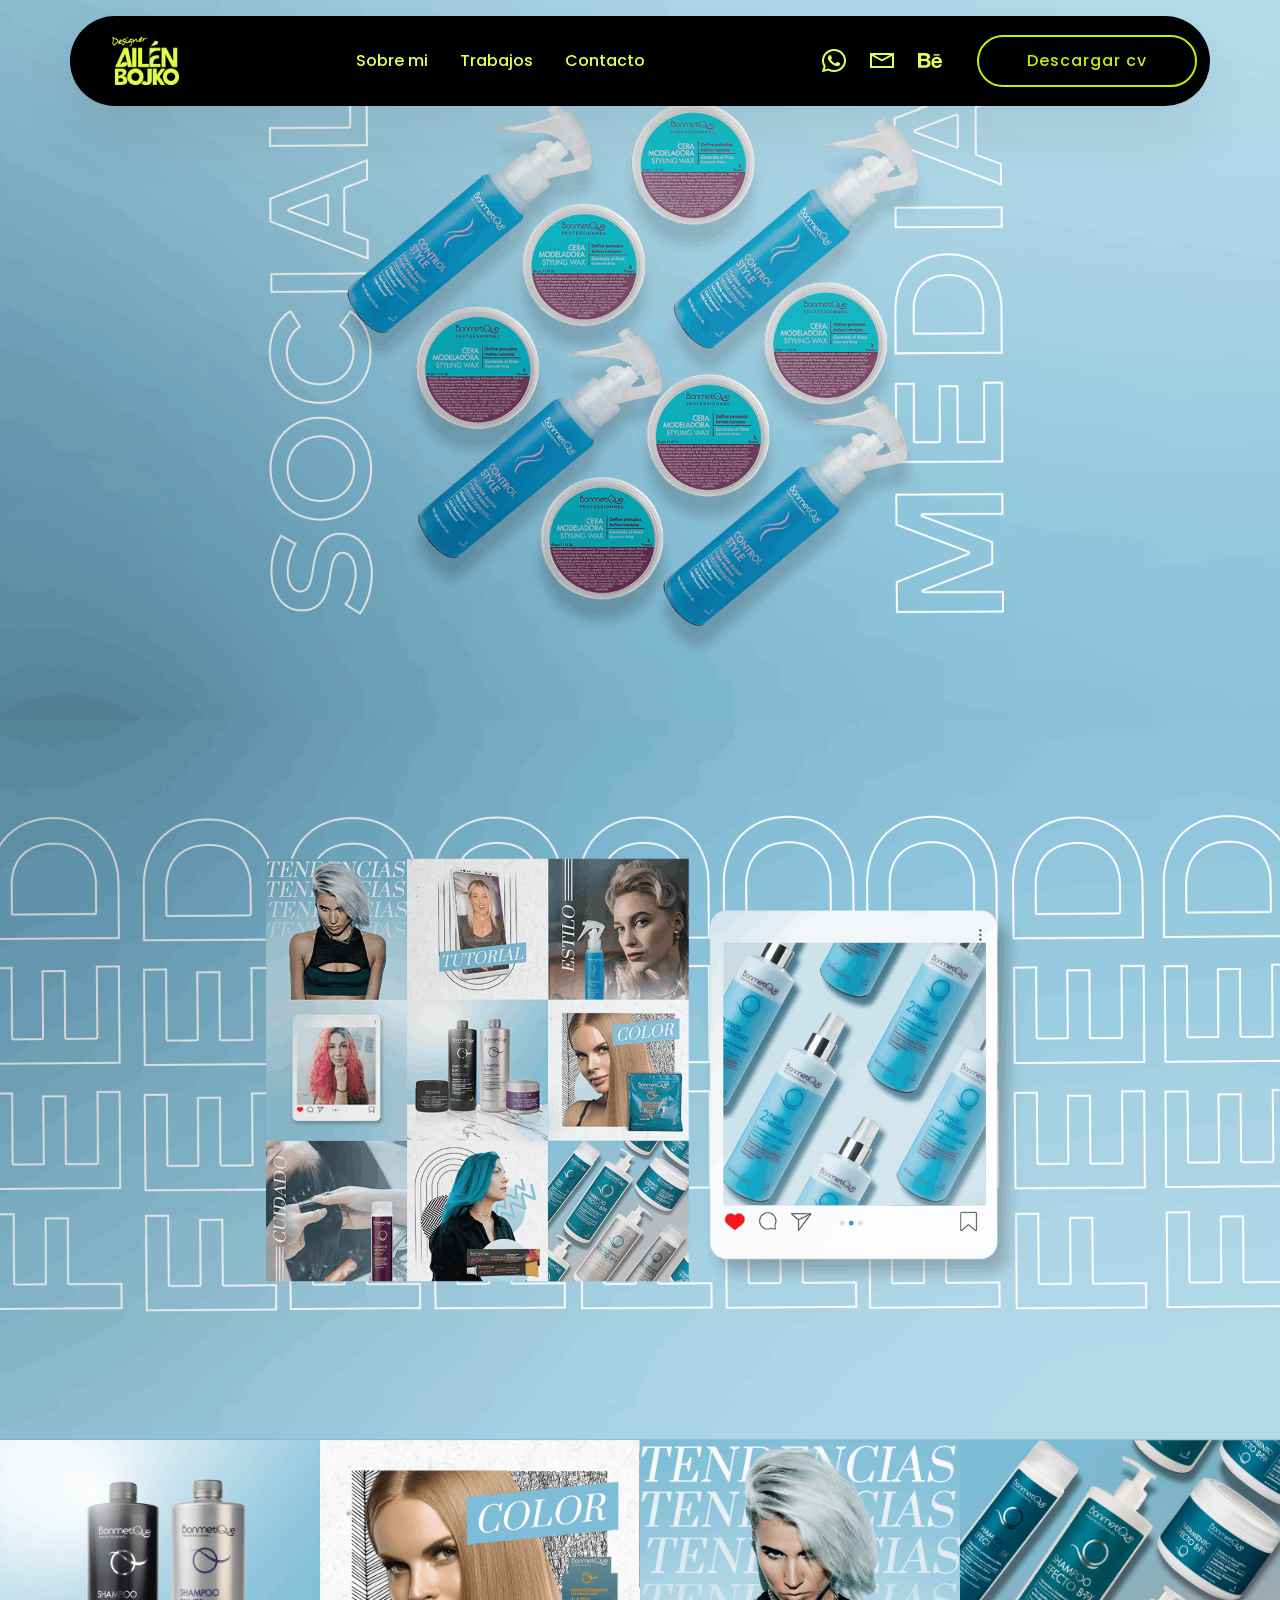
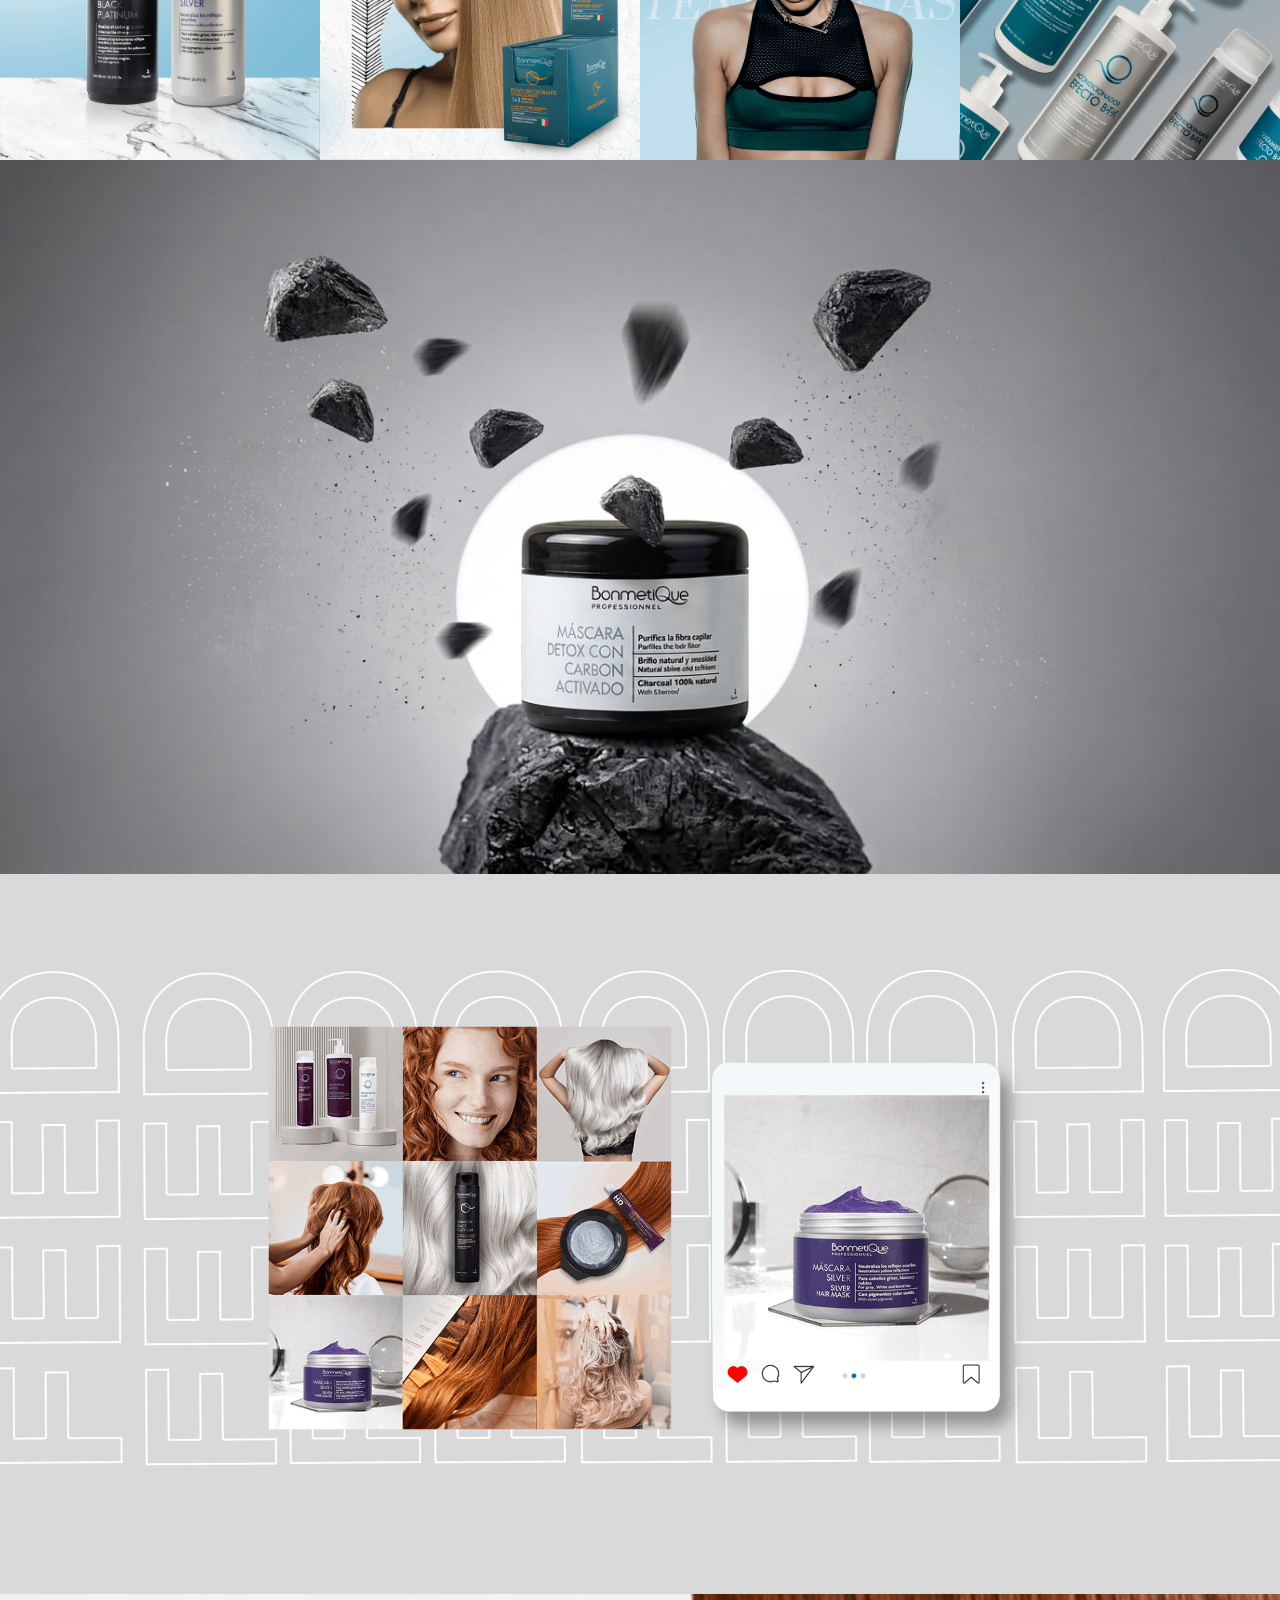
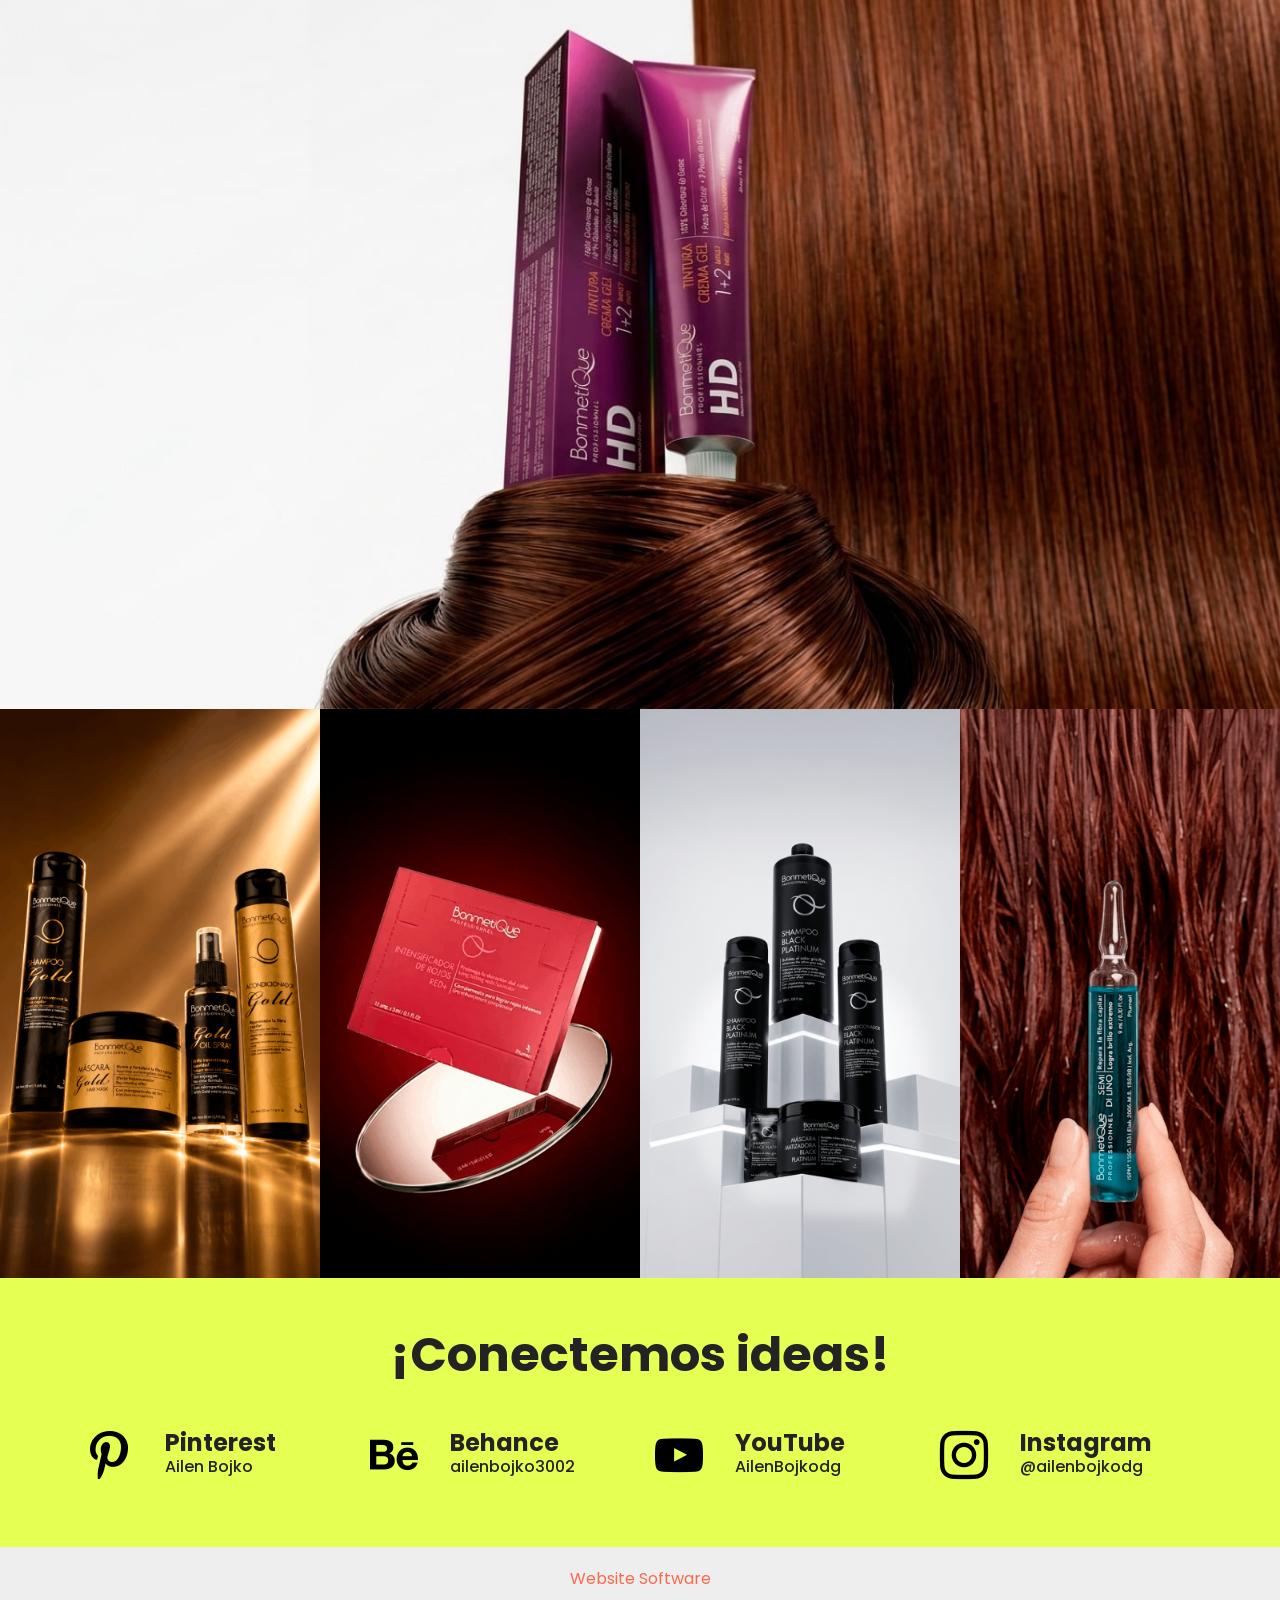
<file: page12.html>
<!DOCTYPE html>
<html  >
<head>
  <!-- Site made with Mobirise Website Builder v6.1.12, https://mobirise.com -->
  <meta charset="UTF-8">
  <meta http-equiv="X-UA-Compatible" content="IE=edge">
  <meta name="generator" content="Mobirise v6.1.12, mobirise.com">
  <meta name="viewport" content="width=device-width, initial-scale=1, minimum-scale=1">
  <link rel="shortcut icon" href="assets/images/perfil-ailen-26-128x128-1.png" type="image/x-icon">
  <meta name="description" content="">
  
  
  <title>B O N M E T I Q U E</title>
  <link rel="stylesheet" href="assets/web/assets/mobirise-icons2/mobirise2.css">
  <link rel="stylesheet" href="assets/web/assets/mobirise-icons/mobirise-icons.css">
  <link rel="stylesheet" href="assets/bootstrap/css/bootstrap.min.css">
  <link rel="stylesheet" href="assets/bootstrap/css/bootstrap-grid.min.css">
  <link rel="stylesheet" href="assets/bootstrap/css/bootstrap-reboot.min.css">
  <link rel="stylesheet" href="assets/tether/tether.min.css">
  <link rel="stylesheet" href="assets/dropdown/css/style.css">
  <link rel="stylesheet" href="assets/socicon/css/styles.css">
  <link rel="stylesheet" href="assets/theme/css/style.css">
  <link rel="stylesheet" href="assets/gallery/style.css">
  <link rel="preload" href="https://fonts.googleapis.com/css?family=Poppins:100,100i,200,200i,300,300i,400,400i,500,500i,600,600i,700,700i,800,800i,900,900i&display=swap" as="style" onload="this.onload=null;this.rel='stylesheet'">
  <noscript><link rel="stylesheet" href="https://fonts.googleapis.com/css?family=Poppins:100,100i,200,200i,300,300i,400,400i,500,500i,600,600i,700,700i,800,800i,900,900i&display=swap"></noscript>
  <link rel="preload" as="style" href="assets/mobirise/css/mbr-additional.css?v=A3GemE"><link rel="stylesheet" href="assets/mobirise/css/mbr-additional.css?v=A3GemE" type="text/css">

  
  
  
</head>
<body>
  
  <section class="menu menu2 cid-vr8UzFi70T" once="menu" id="menu02-7t">
	

	<nav class="navbar navbar-dropdown navbar-fixed-top navbar-expand-lg">
		<div class="container">
			<div class="navbar-brand">
				<span class="navbar-logo">
					<a href="index.html">
						<img src="assets/images/menu-96x68.png" alt="Mobirise Website Builder" style="height: 3rem;">
					</a>
				</span>
				
			</div>
			<button class="navbar-toggler" type="button" data-toggle="collapse" data-bs-toggle="collapse" data-target="#navbarSupportedContent" data-bs-target="#navbarSupportedContent" aria-controls="navbarNavAltMarkup" aria-expanded="false" aria-label="Toggle navigation">
				<div class="hamburger">
					<span></span>
					<span></span>
					<span></span>
					<span></span>
				</div>
			</button>
			<div class="collapse navbar-collapse" id="navbarSupportedContent">
				<ul class="navbar-nav nav-dropdown" data-app-modern-menu="true"><li class="nav-item">
						<a class="nav-link link text-danger text-primary display-4" href="page3.html">Sobre mi</a>
					</li>
					<li class="nav-item">
						<a class="nav-link link text-danger text-primary display-4" href="index.html#clients-6" aria-expanded="false">Trabajos</a>
					</li>
					<li class="nav-item">
						<a class="nav-link link text-danger text-primary display-4" href="index.html#contacts01-6d">Contacto</a>
					</li></ul>
				<div class="icons-menu">
					<a class="iconfont-wrapper" href="https://wa.me/1153485418">
						<span class="p-2 mbr-iconfont socicon-whatsapp socicon"></span>
					</a>
					<a class="iconfont-wrapper" href="mailto:ailenbojkodg@gmail.com?subject=ailenbojkodg%40gmail.com">
						<span class="p-2 mbr-iconfont mobi-mbri-letter mobi-mbri"></span>
					</a>
					<a class="iconfont-wrapper" href="https://www.behance.net/ailenbojko3002">
						<span class="p-2 mbr-iconfont socicon-behance socicon"></span>
					</a>
					
				</div>
				<div class="navbar-buttons mbr-section-btn"><a class="btn btn-danger-outline display-4" href="assets/files/CV_Ailen_Bojko-Interactivo.pdf">Descargar cv</a></div>
			</div>
		</div>
	</nav>
</section>

<section class="cid-vrtOpj2YmI" id="image2-8e">

    

    <figure class="mbr-figure">
        <div class="image-block" style="width: 100%;">
            <img src="assets/images/plantilla-bonmetique-1.1-1920x1080.png" alt="Mobirise" title="">
            
        </div>
    </figure>
</section>

<section class="cid-vr8ZQoH87g" id="image2-81">

    

    <figure class="mbr-figure">
        <div class="image-block" style="width: 100%;">
            <img src="assets/images/plantilla-bonmetique-1.2-1920x1080.png" alt="Mobirise" title="">
            
        </div>
    </figure>
</section>

<section class="mbr-gallery mbr-slider-carousel cid-sAvSQLWvVK" id="gallery3-35">

    

    <div>
        <div><!-- Filter --><!-- Gallery --><div class="mbr-gallery-row"><div class="mbr-gallery-layout-default"><div><div><div class="mbr-gallery-item mbr-gallery-item--p0" data-video-url="false" data-tags="Increíble"><div href="#lb-gallery3-35" data-slide-to="0" data-bs-slide-to="0" data-toggle="modal" data-bs-toggle="modal"><img src="assets/images/fecha-17-1080x1080-800x800.png" alt="" title=""><span class="icon-focus"></span></div></div><div class="mbr-gallery-item mbr-gallery-item--p0" data-video-url="false" data-tags="Increíble"><div href="#lb-gallery3-35" data-slide-to="1" data-bs-slide-to="1" data-toggle="modal" data-bs-toggle="modal"><img src="assets/images/fecha-18-1080x1080-800x800.png" alt="" title=""><span class="icon-focus"></span></div></div><div class="mbr-gallery-item mbr-gallery-item--p0" data-video-url="false" data-tags="Increíble"><div href="#lb-gallery3-35" data-slide-to="2" data-bs-slide-to="2" data-toggle="modal" data-bs-toggle="modal"><img src="assets/images/fecha-20-1080x1080-800x800.png" alt="" title=""><span class="icon-focus"></span></div></div><div class="mbr-gallery-item mbr-gallery-item--p0" data-video-url="false" data-tags="Increíble"><div href="#lb-gallery3-35" data-slide-to="3" data-bs-slide-to="3" data-toggle="modal" data-bs-toggle="modal"><img src="assets/images/fecha-21-1080x1080-800x800.png" alt="" title=""><span class="icon-focus"></span></div></div></div></div><div class="clearfix"></div></div></div><!-- Lightbox --><div data-app-prevent-settings="" class="mbr-slider modal fade carousel slide" tabindex="-1" data-keyboard="true" data-bs-keyboard="true" data-interval="false" data-bs-interval="false" id="lb-gallery3-35"><div class="modal-dialog"><div class="modal-content"><div class="modal-body"><div class="carousel-inner"><div class="carousel-item"><img src="assets/images/fecha-17-1080x1080.png" alt="" title=""></div><div class="carousel-item"><img src="assets/images/fecha-18-1080x1080.png" alt="" title=""></div><div class="carousel-item"><img src="assets/images/fecha-20-1080x1080.png" alt="" title=""></div><div class="carousel-item active"><img src="assets/images/fecha-21-1080x1080.png" alt="" title=""></div></div><a class="carousel-control carousel-control-prev" role="button" data-slide="prev" data-bs-slide="prev" href="#lb-gallery3-35"><span class="mbri-left mbr-iconfont" aria-hidden="true"></span><span class="sr-only visually-hidden">Previous</span></a><a class="carousel-control carousel-control-next" role="button" data-slide="next" data-bs-slide="next" href="#lb-gallery3-35"><span class="mbri-right mbr-iconfont" aria-hidden="true"></span><span class="sr-only visually-hidden">Next</span></a><a class="close" href="#" role="button" data-dismiss="modal" data-bs-dismiss="modal"><span class="sr-only visually-hidden">Close</span></a></div></div></div></div></div>
    </div>

</section>

<section class="cid-vrtOIwBucT" id="image2-8f">

    

    <figure class="mbr-figure">
        <div class="image-block" style="width: 100%;">
            <img src="assets/images/realistic-image-prompt-202608052333-1376x768.jpg" alt="Mobirise" title="">
            
        </div>
    </figure>
</section>

<section class="cid-vrtOYW6GlM" id="image2-8g">

    

    <figure class="mbr-figure">
        <div class="image-block" style="width: 100%;">
            <img src="assets/images/plantilla-bonmetique-2.2-1920x1080.png" alt="Mobirise" title="">
            
        </div>
    </figure>
</section>

<section class="cid-vrtPlaMzA3" id="image2-8h">

    

    <figure class="mbr-figure">
        <div class="image-block" style="width: 100%;">
            <img src="assets/images/the-same-img-202608052330-1376x768.jpg" alt="Mobirise" title="">
            
        </div>
    </figure>
</section>

<section class="mbr-gallery mbr-slider-carousel cid-vrtL06Y3vA" id="gallery3-8d">

    

    <div>
        <div><!-- Filter --><!-- Gallery --><div class="mbr-gallery-row"><div class="mbr-gallery-layout-default"><div><div><div class="mbr-gallery-item mbr-gallery-item--p0" data-video-url="false" data-tags="Increíble"><div href="#lb-gallery3-8d" data-slide-to="0" data-bs-slide-to="0" data-toggle="modal" data-bs-toggle="modal"><img src="assets/images/s-trivia-3-1-1080x1920-800x1422.png" alt="" title=""><span class="icon-focus"></span></div></div><div class="mbr-gallery-item mbr-gallery-item--p0" data-video-url="false" data-tags="Responsive"><div href="#lb-gallery3-8d" data-slide-to="1" data-bs-slide-to="1" data-toggle="modal" data-bs-toggle="modal"><img src="assets/images/s-trivia3-1-1080x1920-800x1422.png" alt="" title=""><span class="icon-focus"></span></div></div><div class="mbr-gallery-item mbr-gallery-item--p0" data-video-url="false" data-tags="Creativa"><div href="#lb-gallery3-8d" data-slide-to="2" data-bs-slide-to="2" data-toggle="modal" data-bs-toggle="modal"><img src="assets/images/s-trivia3-3-1080x1920-800x1422.png" alt="" title=""><span class="icon-focus"></span></div></div><div class="mbr-gallery-item mbr-gallery-item--p0" data-video-url="false" data-tags="Animada"><div href="#lb-gallery3-8d" data-slide-to="3" data-bs-slide-to="3" data-toggle="modal" data-bs-toggle="modal"><img src="assets/images/s20trivia2.2-1080x1920-800x1422.png" alt="" title=""><span class="icon-focus"></span></div></div></div></div><div class="clearfix"></div></div></div><!-- Lightbox --><div data-app-prevent-settings="" class="mbr-slider modal fade carousel slide" tabindex="-1" data-keyboard="true" data-bs-keyboard="true" data-interval="false" data-bs-interval="false" id="lb-gallery3-8d"><div class="modal-dialog"><div class="modal-content"><div class="modal-body"><div class="carousel-inner"><div class="carousel-item"><img src="assets/images/s-trivia-3-1-1080x1920.png" alt="" title=""></div><div class="carousel-item"><img src="assets/images/s-trivia3-1-1080x1920.png" alt="" title=""></div><div class="carousel-item"><img src="assets/images/s-trivia3-3-1080x1920.png" alt="" title=""></div><div class="carousel-item active"><img src="assets/images/s20trivia2.2-1080x1920.png" alt="" title=""></div></div><a class="carousel-control carousel-control-prev" role="button" data-slide="prev" data-bs-slide="prev" href="#lb-gallery3-8d"><span class="mbri-left mbr-iconfont" aria-hidden="true"></span><span class="sr-only visually-hidden">Previous</span></a><a class="carousel-control carousel-control-next" role="button" data-slide="next" data-bs-slide="next" href="#lb-gallery3-8d"><span class="mbri-right mbr-iconfont" aria-hidden="true"></span><span class="sr-only visually-hidden">Next</span></a><a class="close" href="#" role="button" data-dismiss="modal" data-bs-dismiss="modal"><span class="sr-only visually-hidden">Close</span></a></div></div></div></div></div>
    </div>

</section>

<section class="social06 cid-vr8ZOWz5i9" id="social06-80">
	

	
	
	<div class="container">
		<div class="row justify-content-center">
			<div class="col-12 content-head">
				<div class="mb-5">
					<h5 class="mbr-section-title mbr-fonts-style align-center mb-0 display-2"><strong>¡Conectemos ideas!</strong></h5>
					
				</div>
			</div>
		</div>
		<div class="row">
			

			
			
			<div class="item features-without-image col-12 col-md-6 col-lg-3 active">
				<div class="item-wrapper">
					<a href="https://ar.pinterest.com/ailenIbojko/art-direction-by-ailen-bojko/"><span class="mbr-iconfont m-auto socicon-pinterest socicon"></span></a>
					<div class="card-box">
						<h4 class="card-title mbr-fonts-style mb-1 display-5">
							<strong>Pinterest</strong></h4>
						<h5 class="card-text mbr-fonts-style display-7">Ailen Bojko</h5>
					</div>
				</div>
			</div><div class="item features-without-image col-12 col-md-6 col-lg-3">
				<div class="item-wrapper">
					<a href="https://www.behance.net/ailenbojko3002"><span class="mbr-iconfont m-auto socicon-behance socicon"></span></a>
					<div class="card-box">
						<h4 class="card-title mbr-fonts-style mb-1 display-5">
							<strong>Behance</strong></h4>
						<h5 class="card-text mbr-fonts-style display-7">ailenbojko3002</h5>
					</div>
				</div>
			</div><div class="item features-without-image col-12 col-md-6 col-lg-3">
				<div class="item-wrapper">
					<a href="https://www.youtube.com/@AilenBojkodg/featured"><span class="mbr-iconfont m-auto socicon-youtube socicon"></span></a>
					<div class="card-box">
						<h4 class="card-title mbr-fonts-style mb-1 display-5">
							<strong>YouTube</strong>
						</h4>
						<h5 class="card-text mbr-fonts-style display-7">AilenBojkodg</h5>
					</div>
				</div>
			</div><div class="item features-without-image col-12 col-md-6 col-lg-3">
				<div class="item-wrapper">
					<a href="https://www.instagram.com/ailenbojkodg/"><span class="mbr-iconfont m-auto socicon-instagram socicon"></span></a>
					<div class="card-box">
						<h4 class="card-title mbr-fonts-style mb-1 display-5">
							<strong>Instagram</strong></h4>
						<h5 class="card-text mbr-fonts-style display-7">@ailenbojkodg</h5>
					</div>
				</div>
			</div>
		</div>
	</div>
</section><section class="display-7" style="padding: 0;align-items: center;justify-content: center;flex-wrap: wrap;    align-content: center;display: flex;position: relative;height: 4rem;"><a href="https://mobiri.se/" style="flex: 1 1;height: 4rem;position: absolute;width: 100%;z-index: 1;"><img alt="" style="height: 4rem;" src="[data-uri]"></a><p style="margin: 0;text-align: center;" class="display-7">&#8204;</p><a style="z-index:1" href="https://mobirise.com"> Website Software</a></section><script src="assets/popper/popper.min.js"></script>  <script src="assets/web/assets/jquery/jquery.min.js"></script>  <script src="assets/bootstrap/js/bootstrap.min.js"></script>  <script src="assets/tether/tether.min.js"></script>  <script src="assets/smoothscroll/smooth-scroll.js"></script>  <script src="assets/dropdown/js/nav-dropdown.js"></script>  <script src="assets/dropdown/js/navbar-dropdown.js"></script>  <script src="assets/touchswipe/jquery.touch-swipe.min.js"></script>  <script src="assets/masonry/masonry.pkgd.min.js"></script>  <script src="assets/imagesloaded/imagesloaded.pkgd.min.js"></script>  <script src="assets/bootstrapcarouselswipe/bootstrap-carousel-swipe.js"></script>  <script src="assets/vimeoplayer/jquery.mb.vimeo_player.js"></script>  <script src="assets/theme/js/script.js"></script>  <script src="assets/gallery/player.min.js"></script>  <script src="assets/gallery/script.js"></script>  <script src="assets/slidervideo/script.js"></script>  
  
  
</body>
</html>
</file>
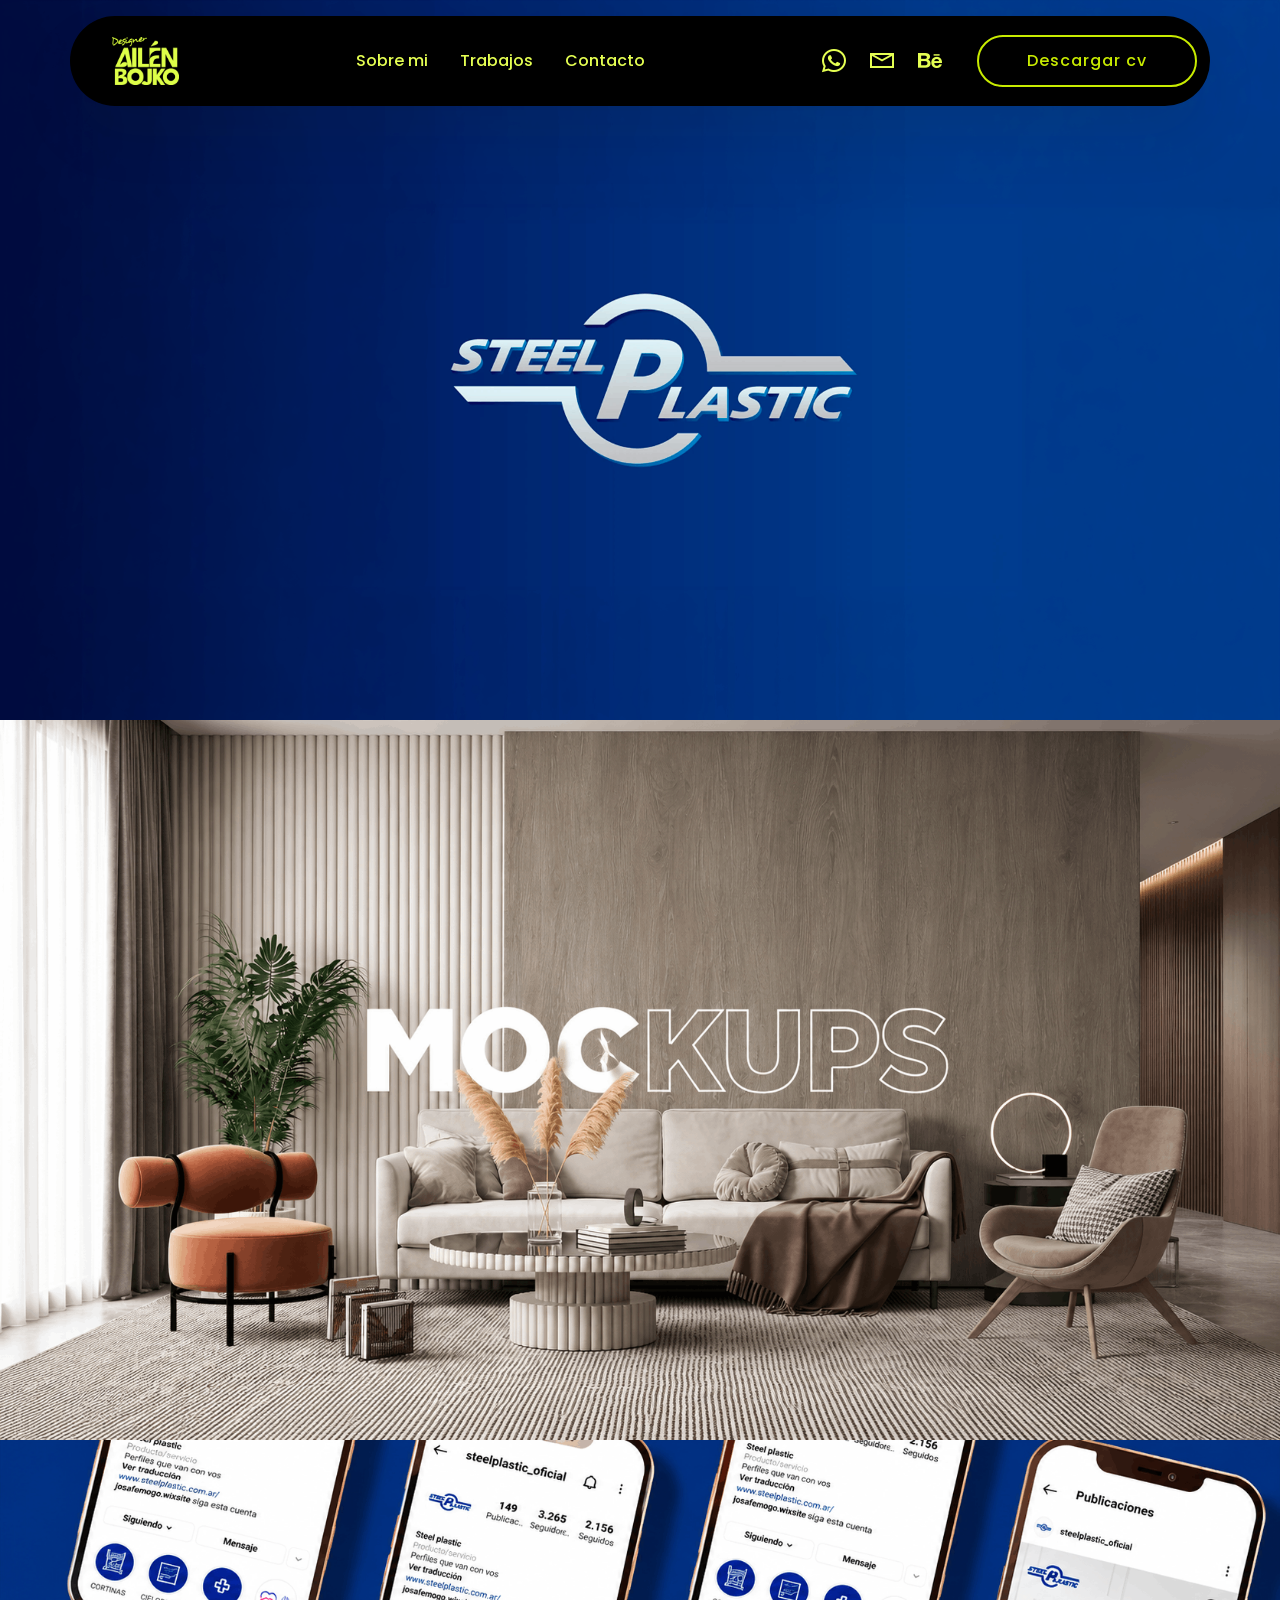
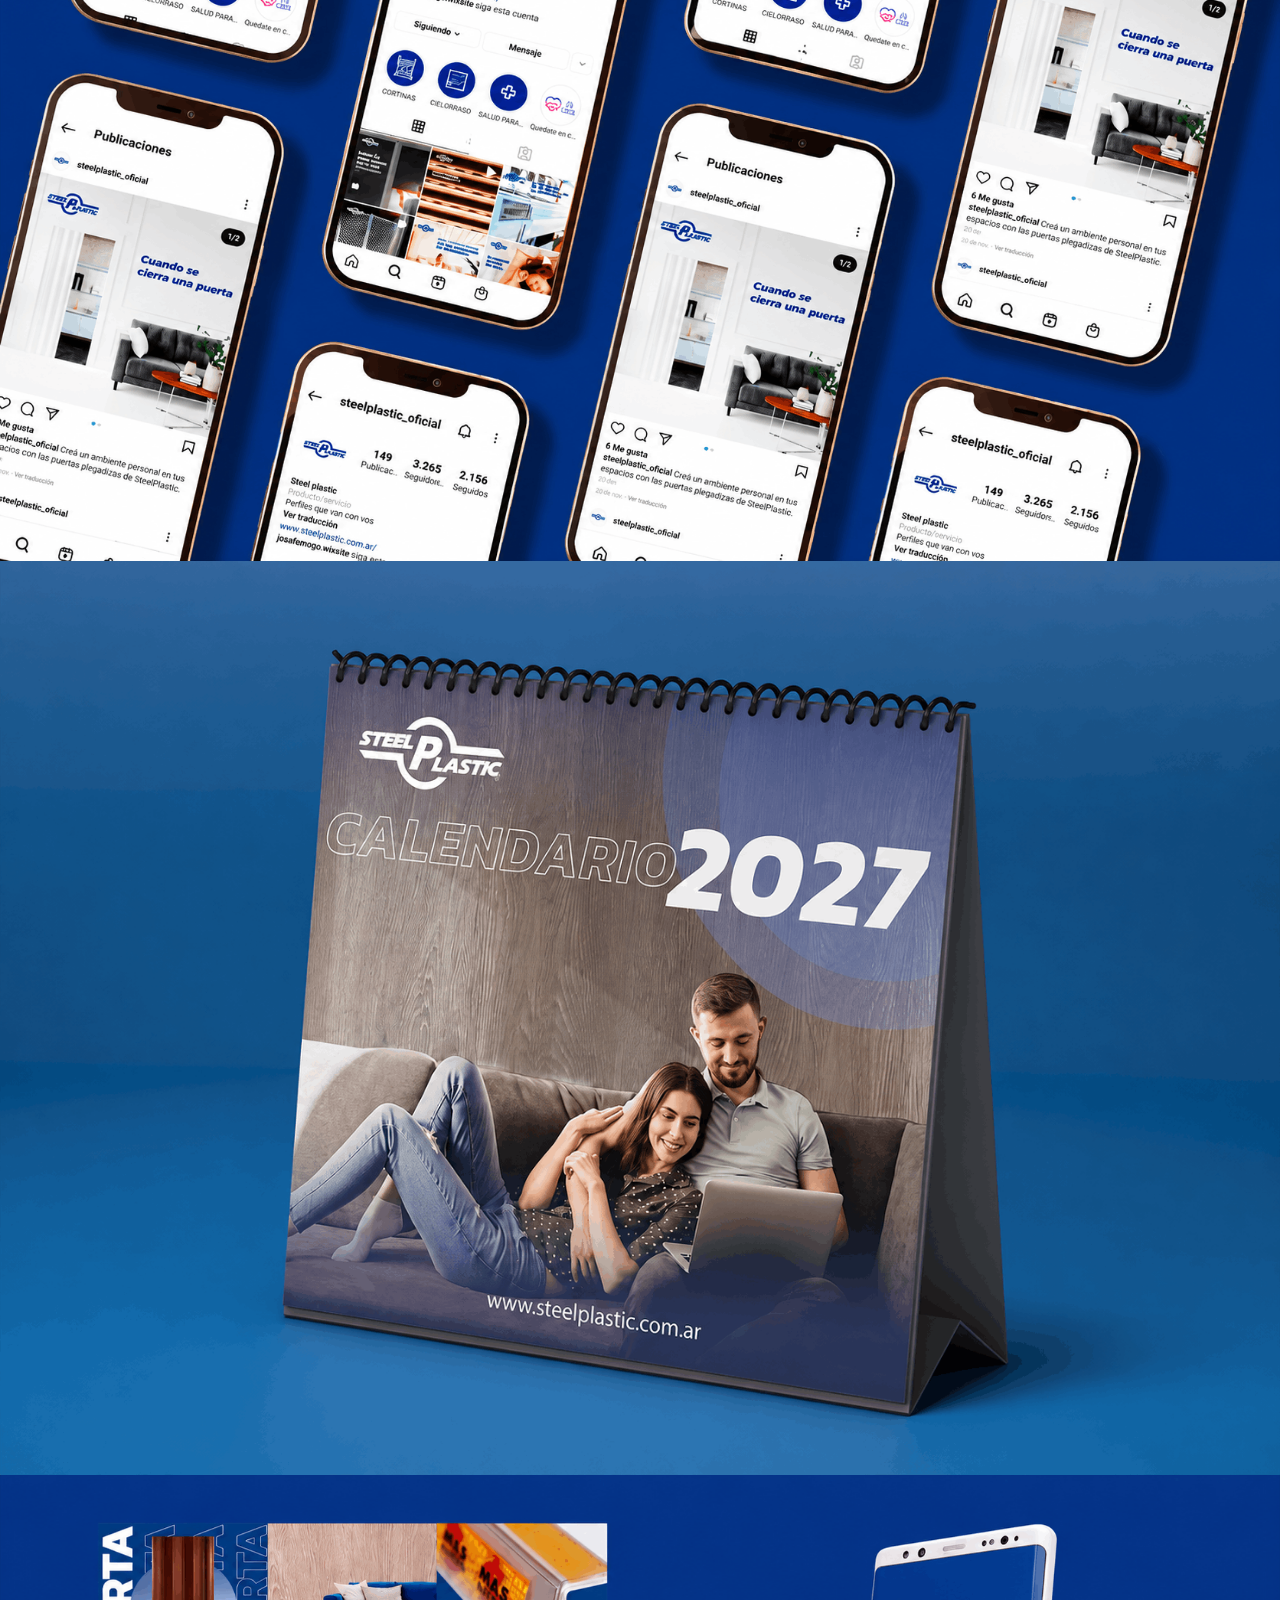
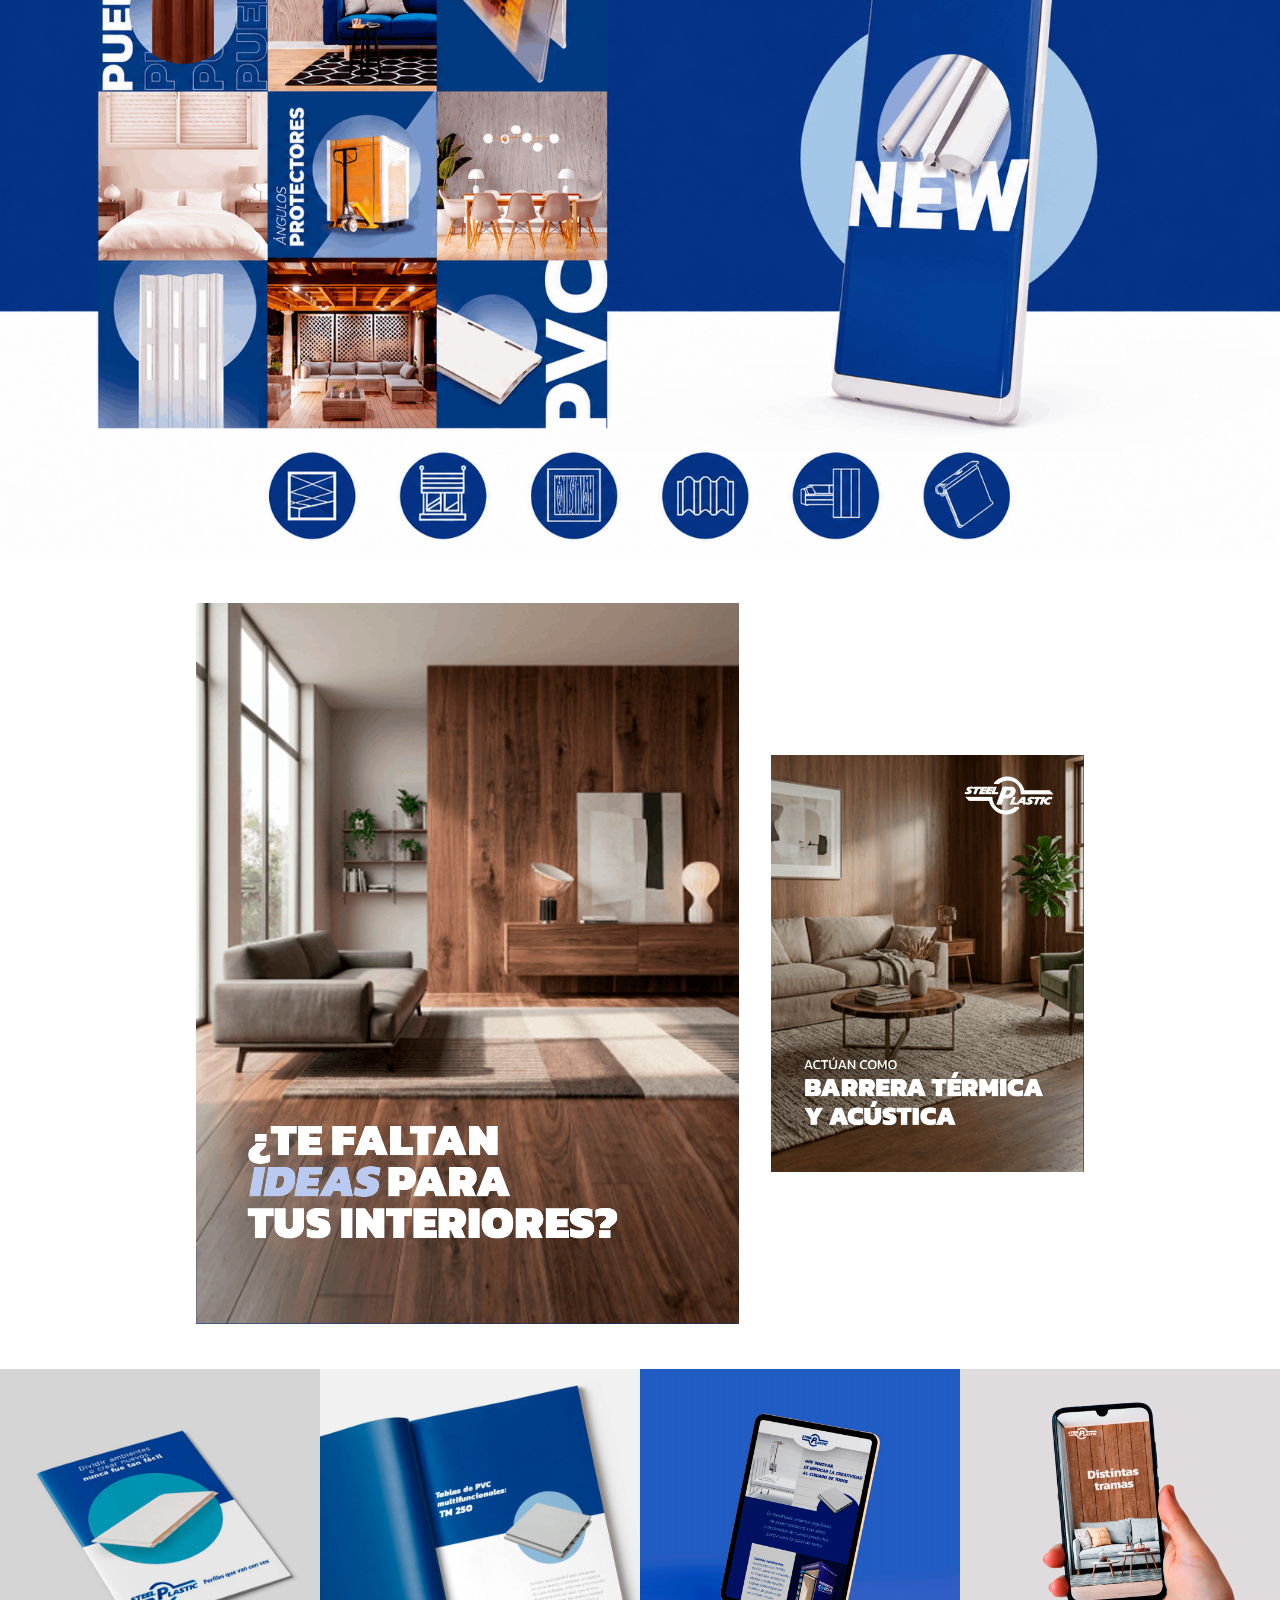
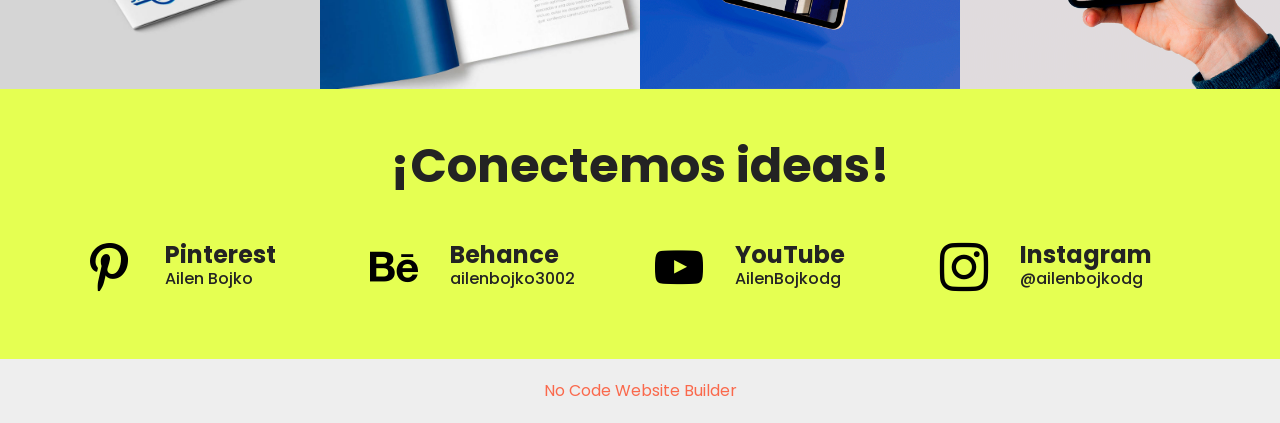
<file: page15.html>
<!DOCTYPE html>
<html  >
<head>
  <!-- Site made with Mobirise Website Builder v6.1.12, https://mobirise.com -->
  <meta charset="UTF-8">
  <meta http-equiv="X-UA-Compatible" content="IE=edge">
  <meta name="generator" content="Mobirise v6.1.12, mobirise.com">
  <meta name="viewport" content="width=device-width, initial-scale=1, minimum-scale=1">
  <link rel="shortcut icon" href="assets/images/perfil-ailen-26-128x128-1.png" type="image/x-icon">
  <meta name="description" content="">
  
  
  <title>S T E E L P L A S T I C</title>
  <link rel="stylesheet" href="assets/web/assets/mobirise-icons2/mobirise2.css">
  <link rel="stylesheet" href="assets/web/assets/mobirise-icons/mobirise-icons.css">
  <link rel="stylesheet" href="assets/bootstrap/css/bootstrap.min.css">
  <link rel="stylesheet" href="assets/bootstrap/css/bootstrap-grid.min.css">
  <link rel="stylesheet" href="assets/bootstrap/css/bootstrap-reboot.min.css">
  <link rel="stylesheet" href="assets/tether/tether.min.css">
  <link rel="stylesheet" href="assets/dropdown/css/style.css">
  <link rel="stylesheet" href="assets/socicon/css/styles.css">
  <link rel="stylesheet" href="assets/theme/css/style.css">
  <link rel="stylesheet" href="assets/gallery/style.css">
  <link rel="preload" href="https://fonts.googleapis.com/css?family=Poppins:100,100i,200,200i,300,300i,400,400i,500,500i,600,600i,700,700i,800,800i,900,900i&display=swap" as="style" onload="this.onload=null;this.rel='stylesheet'">
  <noscript><link rel="stylesheet" href="https://fonts.googleapis.com/css?family=Poppins:100,100i,200,200i,300,300i,400,400i,500,500i,600,600i,700,700i,800,800i,900,900i&display=swap"></noscript>
  <link rel="preload" as="style" href="assets/mobirise/css/mbr-additional.css?v=ZhQ8q8"><link rel="stylesheet" href="assets/mobirise/css/mbr-additional.css?v=ZhQ8q8" type="text/css">

  
  
  
</head>
<body>
  
  <section class="menu menu2 cid-vr8UzFi70T" once="menu" id="menu02-7t">
	

	<nav class="navbar navbar-dropdown navbar-fixed-top navbar-expand-lg">
		<div class="container">
			<div class="navbar-brand">
				<span class="navbar-logo">
					<a href="index.html">
						<img src="assets/images/menu-96x68.png" alt="Mobirise Website Builder" style="height: 3rem;">
					</a>
				</span>
				
			</div>
			<button class="navbar-toggler" type="button" data-toggle="collapse" data-bs-toggle="collapse" data-target="#navbarSupportedContent" data-bs-target="#navbarSupportedContent" aria-controls="navbarNavAltMarkup" aria-expanded="false" aria-label="Toggle navigation">
				<div class="hamburger">
					<span></span>
					<span></span>
					<span></span>
					<span></span>
				</div>
			</button>
			<div class="collapse navbar-collapse" id="navbarSupportedContent">
				<ul class="navbar-nav nav-dropdown" data-app-modern-menu="true"><li class="nav-item">
						<a class="nav-link link text-danger text-primary display-4" href="page3.html">Sobre mi</a>
					</li>
					<li class="nav-item">
						<a class="nav-link link text-danger text-primary display-4" href="index.html#clients-6" aria-expanded="false">Trabajos</a>
					</li>
					<li class="nav-item">
						<a class="nav-link link text-danger text-primary display-4" href="index.html#contacts01-6d">Contacto</a>
					</li></ul>
				<div class="icons-menu">
					<a class="iconfont-wrapper" href="https://wa.me/1153485418">
						<span class="p-2 mbr-iconfont socicon-whatsapp socicon"></span>
					</a>
					<a class="iconfont-wrapper" href="mailto:ailenbojkodg@gmail.com?subject=ailenbojkodg%40gmail.com">
						<span class="p-2 mbr-iconfont mobi-mbri-letter mobi-mbri"></span>
					</a>
					<a class="iconfont-wrapper" href="https://www.behance.net/ailenbojko3002">
						<span class="p-2 mbr-iconfont socicon-behance socicon"></span>
					</a>
					
				</div>
				<div class="navbar-buttons mbr-section-btn"><a class="btn btn-danger-outline display-4" href="assets/files/CV_Ailen_Bojko-Interactivo.pdf">Descargar cv</a></div>
			</div>
		</div>
	</nav>
</section>

<section class="cid-vr9ewiWJSG" id="image2-8b">

    

    <figure class="mbr-figure">
        <div class="image-block" style="width: 100%;">
            <img src="assets/images/portada-steel-1920x1080.png" alt="Mobirise" title="">
            
        </div>
    </figure>
</section>

<section class="cid-vr9cV9QGax" id="image2-88">

    

    <figure class="mbr-figure">
        <div class="image-block" style="width: 100%;">
            <img src="assets/images/23-1672x941.png" alt="Mobirise" title="">
            
        </div>
    </figure>
</section>

<section class="cid-vr9cFdgugF" id="image2-87">

    

    <figure class="mbr-figure">
        <div class="image-block" style="width: 100%;">
            <img src="assets/images/2-1672x941.png" alt="Mobirise" title="">
            
        </div>
    </figure>
</section>

<section class="cid-vr9ddUSAwK" id="image2-89">

    

    <figure class="mbr-figure">
        <div class="image-block" style="width: 100%;">
            <img src="assets/images/444-1484x1060.png" alt="Mobirise" title="">
            
        </div>
    </figure>
</section>

<section class="cid-vr8ULkTVDX" id="image2-7v">

    

    <figure class="mbr-figure">
        <div class="image-block" style="width: 100%;">
            <img src="assets/images/9b7b46d4-8e88-4b4b-b8d8-f9e24e0c9103-1717x916.png" alt="Mobirise" title="">
            
        </div>
    </figure>
</section>

<section class="cid-vr9dHV5mN1" id="image4-8a">
    <!-- Block parameters controls (Blue "Gear" panel) -->
    
    <!-- End block parameters -->
    <div class="container images-container">
            <div class="media-container-row" style="width: 80%;">
                <div class="img-item item1" style="width: 177%;">
                    <img src="assets/images/f-revest-text-1-1084x1440.png" alt="">
                    
                </div>
                <div class="img-item">
                    <img src="assets/images/f-revest-text-4-626x832.png" alt="">
                    
                </div>
            </div>
    </div>
</section>

<section class="mbr-gallery mbr-slider-carousel cid-sAARKP9Nol" id="gallery3-3v">

    

    <div>
        <div><!-- Filter --><!-- Gallery --><div class="mbr-gallery-row"><div class="mbr-gallery-layout-default"><div><div><div class="mbr-gallery-item mbr-gallery-item--p0" data-video-url="false" data-tags="Increíble"><div href="#lb-gallery3-3v" data-slide-to="0" data-bs-slide-to="0" data-toggle="modal" data-bs-toggle="modal"><img src="assets/images/folleto-steel-1080x1080-800x800.jpg" alt="" title=""><span class="icon-focus"></span></div></div><div class="mbr-gallery-item mbr-gallery-item--p0" data-video-url="false" data-tags="Increíble"><div href="#lb-gallery3-3v" data-slide-to="1" data-bs-slide-to="1" data-toggle="modal" data-bs-toggle="modal"><img src="assets/images/folleto-steel22-1080x1080-800x800.jpg" alt="" title=""><span class="icon-focus"></span></div></div><div class="mbr-gallery-item mbr-gallery-item--p0" data-video-url="false" data-tags="Increíble"><div href="#lb-gallery3-3v" data-slide-to="2" data-bs-slide-to="2" data-toggle="modal" data-bs-toggle="modal"><img src="assets/images/tablet-steel.gif" alt="" title=""><span class="icon-focus"></span></div></div><div class="mbr-gallery-item mbr-gallery-item--p0" data-video-url="false" data-tags="Increíble"><div href="#lb-gallery3-3v" data-slide-to="3" data-bs-slide-to="3" data-toggle="modal" data-bs-toggle="modal"><img src="assets/images/celu-steel.gif" alt="" title=""><span class="icon-focus"></span></div></div></div></div><div class="clearfix"></div></div></div><!-- Lightbox --><div data-app-prevent-settings="" class="mbr-slider modal fade carousel slide" tabindex="-1" data-keyboard="true" data-bs-keyboard="true" data-interval="false" data-bs-interval="false" id="lb-gallery3-3v"><div class="modal-dialog"><div class="modal-content"><div class="modal-body"><div class="carousel-inner"><div class="carousel-item"><img src="assets/images/folleto-steel-1080x1080.jpg" alt="" title=""></div><div class="carousel-item"><img src="assets/images/folleto-steel22-1080x1080.jpg" alt="" title=""></div><div class="carousel-item"><img src="assets/images/tablet-steel.gif" alt="" title=""></div><div class="carousel-item active"><img src="assets/images/celu-steel.gif" alt="" title=""></div></div><a class="carousel-control carousel-control-prev" role="button" data-slide="prev" data-bs-slide="prev" href="#lb-gallery3-3v"><span class="mbri-left mbr-iconfont" aria-hidden="true"></span><span class="sr-only visually-hidden">Previous</span></a><a class="carousel-control carousel-control-next" role="button" data-slide="next" data-bs-slide="next" href="#lb-gallery3-3v"><span class="mbri-right mbr-iconfont" aria-hidden="true"></span><span class="sr-only visually-hidden">Next</span></a><a class="close" href="#" role="button" data-dismiss="modal" data-bs-dismiss="modal"><span class="sr-only visually-hidden">Close</span></a></div></div></div></div></div>
    </div>

</section>

<section class="social06 cid-vr8UG9nWhF" id="social06-7u">
	

	
	
	<div class="container">
		<div class="row justify-content-center">
			<div class="col-12 content-head">
				<div class="mb-5">
					<h5 class="mbr-section-title mbr-fonts-style align-center mb-0 display-2"><strong>¡Conectemos ideas!</strong></h5>
					
				</div>
			</div>
		</div>
		<div class="row">
			

			
			
			<div class="item features-without-image col-12 col-md-6 col-lg-3 active">
				<div class="item-wrapper">
					<a href="https://ar.pinterest.com/ailenIbojko/art-direction-by-ailen-bojko/"><span class="mbr-iconfont m-auto socicon-pinterest socicon"></span></a>
					<div class="card-box">
						<h4 class="card-title mbr-fonts-style mb-1 display-5">
							<strong>Pinterest</strong></h4>
						<h5 class="card-text mbr-fonts-style display-7">Ailen Bojko</h5>
					</div>
				</div>
			</div><div class="item features-without-image col-12 col-md-6 col-lg-3">
				<div class="item-wrapper">
					<a href="https://www.behance.net/ailenbojko3002"><span class="mbr-iconfont m-auto socicon-behance socicon"></span></a>
					<div class="card-box">
						<h4 class="card-title mbr-fonts-style mb-1 display-5">
							<strong>Behance</strong></h4>
						<h5 class="card-text mbr-fonts-style display-7">ailenbojko3002</h5>
					</div>
				</div>
			</div><div class="item features-without-image col-12 col-md-6 col-lg-3">
				<div class="item-wrapper">
					<a href="https://www.youtube.com/@AilenBojkodg/featured"><span class="mbr-iconfont m-auto socicon-youtube socicon"></span></a>
					<div class="card-box">
						<h4 class="card-title mbr-fonts-style mb-1 display-5">
							<strong>YouTube</strong>
						</h4>
						<h5 class="card-text mbr-fonts-style display-7">AilenBojkodg</h5>
					</div>
				</div>
			</div><div class="item features-without-image col-12 col-md-6 col-lg-3">
				<div class="item-wrapper">
					<a href="https://www.instagram.com/ailenbojkodg/"><span class="mbr-iconfont m-auto socicon-instagram socicon"></span></a>
					<div class="card-box">
						<h4 class="card-title mbr-fonts-style mb-1 display-5">
							<strong>Instagram</strong></h4>
						<h5 class="card-text mbr-fonts-style display-7">@ailenbojkodg</h5>
					</div>
				</div>
			</div>
		</div>
	</div>
</section><section class="display-7" style="padding: 0;align-items: center;justify-content: center;flex-wrap: wrap;    align-content: center;display: flex;position: relative;height: 4rem;"><a href="https://mobiri.se/" style="flex: 1 1;height: 4rem;position: absolute;width: 100%;z-index: 1;"><img alt="" style="height: 4rem;" src="[data-uri]"></a><p style="margin: 0;text-align: center;" class="display-7">&#8204;</p><a style="z-index:1" href="https://mobirise.com/builder/no-code-website-builder.html">No Code Website Builder</a></section><script src="assets/popper/popper.min.js"></script>  <script src="assets/web/assets/jquery/jquery.min.js"></script>  <script src="assets/bootstrap/js/bootstrap.min.js"></script>  <script src="assets/tether/tether.min.js"></script>  <script src="assets/smoothscroll/smooth-scroll.js"></script>  <script src="assets/dropdown/js/nav-dropdown.js"></script>  <script src="assets/dropdown/js/navbar-dropdown.js"></script>  <script src="assets/touchswipe/jquery.touch-swipe.min.js"></script>  <script src="assets/masonry/masonry.pkgd.min.js"></script>  <script src="assets/imagesloaded/imagesloaded.pkgd.min.js"></script>  <script src="assets/bootstrapcarouselswipe/bootstrap-carousel-swipe.js"></script>  <script src="assets/vimeoplayer/jquery.mb.vimeo_player.js"></script>  <script src="assets/theme/js/script.js"></script>  <script src="assets/gallery/player.min.js"></script>  <script src="assets/gallery/script.js"></script>  <script src="assets/slidervideo/script.js"></script>  
  
  
</body>
</html>
</file>
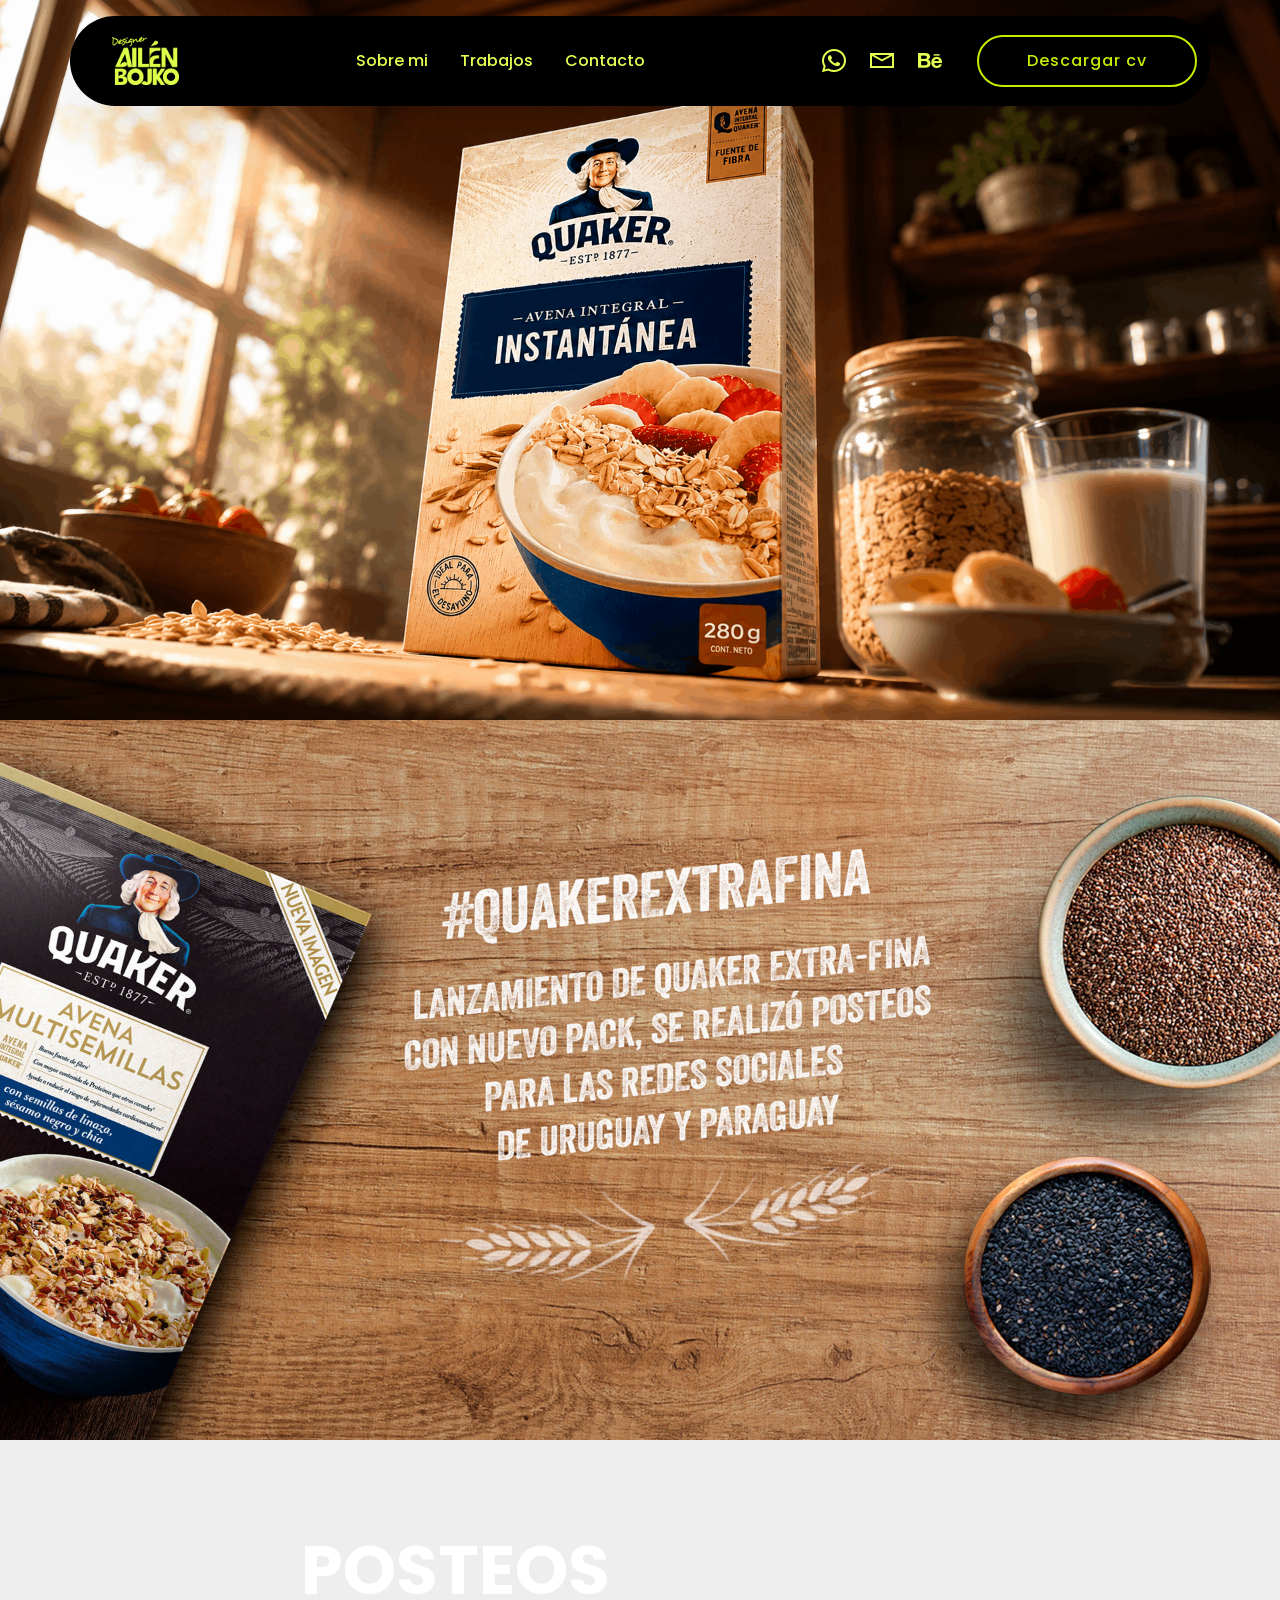
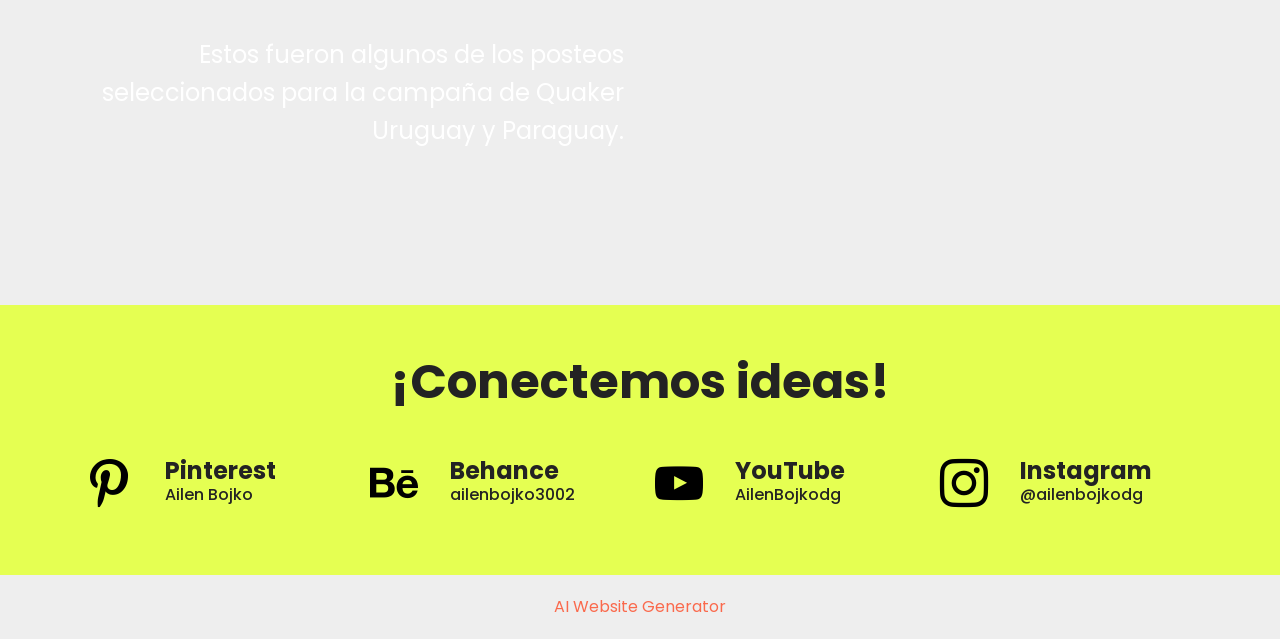
<file: page16.html>
<!DOCTYPE html>
<html  >
<head>
  <!-- Site made with Mobirise Website Builder v6.1.12, https://mobirise.com -->
  <meta charset="UTF-8">
  <meta http-equiv="X-UA-Compatible" content="IE=edge">
  <meta name="generator" content="Mobirise v6.1.12, mobirise.com">
  <meta name="viewport" content="width=device-width, initial-scale=1, minimum-scale=1">
  <link rel="shortcut icon" href="assets/images/perfil-ailen-26-128x128-1.png" type="image/x-icon">
  <meta name="description" content="">
  
  
  <title>Q U A K E R</title>
  <link rel="stylesheet" href="assets/web/assets/mobirise-icons2/mobirise2.css">
  <link rel="stylesheet" href="assets/bootstrap/css/bootstrap.min.css">
  <link rel="stylesheet" href="assets/bootstrap/css/bootstrap-grid.min.css">
  <link rel="stylesheet" href="assets/bootstrap/css/bootstrap-reboot.min.css">
  <link rel="stylesheet" href="assets/tether/tether.min.css">
  <link rel="stylesheet" href="assets/dropdown/css/style.css">
  <link rel="stylesheet" href="assets/socicon/css/styles.css">
  <link rel="stylesheet" href="assets/theme/css/style.css">
  <link rel="preload" href="https://fonts.googleapis.com/css?family=Poppins:100,100i,200,200i,300,300i,400,400i,500,500i,600,600i,700,700i,800,800i,900,900i&display=swap" as="style" onload="this.onload=null;this.rel='stylesheet'">
  <noscript><link rel="stylesheet" href="https://fonts.googleapis.com/css?family=Poppins:100,100i,200,200i,300,300i,400,400i,500,500i,600,600i,700,700i,800,800i,900,900i&display=swap"></noscript>
  <link rel="preload" as="style" href="assets/mobirise/css/mbr-additional.css?v=Z6WwaJ"><link rel="stylesheet" href="assets/mobirise/css/mbr-additional.css?v=Z6WwaJ" type="text/css">

  
  
  
</head>
<body>
  
  <section class="menu menu2 cid-vr8UzFi70T" once="menu" id="menu02-7t">
	

	<nav class="navbar navbar-dropdown navbar-fixed-top navbar-expand-lg">
		<div class="container">
			<div class="navbar-brand">
				<span class="navbar-logo">
					<a href="index.html">
						<img src="assets/images/menu-96x68.png" alt="Mobirise Website Builder" style="height: 3rem;">
					</a>
				</span>
				
			</div>
			<button class="navbar-toggler" type="button" data-toggle="collapse" data-bs-toggle="collapse" data-target="#navbarSupportedContent" data-bs-target="#navbarSupportedContent" aria-controls="navbarNavAltMarkup" aria-expanded="false" aria-label="Toggle navigation">
				<div class="hamburger">
					<span></span>
					<span></span>
					<span></span>
					<span></span>
				</div>
			</button>
			<div class="collapse navbar-collapse" id="navbarSupportedContent">
				<ul class="navbar-nav nav-dropdown" data-app-modern-menu="true"><li class="nav-item">
						<a class="nav-link link text-danger text-primary display-4" href="page3.html">Sobre mi</a>
					</li>
					<li class="nav-item">
						<a class="nav-link link text-danger text-primary display-4" href="index.html#clients-6" aria-expanded="false">Trabajos</a>
					</li>
					<li class="nav-item">
						<a class="nav-link link text-danger text-primary display-4" href="index.html#contacts01-6d">Contacto</a>
					</li></ul>
				<div class="icons-menu">
					<a class="iconfont-wrapper" href="https://wa.me/1153485418">
						<span class="p-2 mbr-iconfont socicon-whatsapp socicon"></span>
					</a>
					<a class="iconfont-wrapper" href="mailto:ailenbojkodg@gmail.com?subject=ailenbojkodg%40gmail.com">
						<span class="p-2 mbr-iconfont mobi-mbri-letter mobi-mbri"></span>
					</a>
					<a class="iconfont-wrapper" href="https://www.behance.net/ailenbojko3002">
						<span class="p-2 mbr-iconfont socicon-behance socicon"></span>
					</a>
					
				</div>
				<div class="navbar-buttons mbr-section-btn"><a class="btn btn-danger-outline display-4" href="assets/files/CV_Ailen_Bojko-Interactivo.pdf">Descargar cv</a></div>
			</div>
		</div>
	</nav>
</section>

<section class="cid-vr8SCiqlVx" id="image2-7o">

    

    <figure class="mbr-figure">
        <div class="image-block" style="width: 100%;">
            <img src="assets/images/portada-2-1920x1080.png" alt="Mobirise" title="">
            
        </div>
    </figure>
</section>

<section class="cid-sANs3plFqC" id="image2-53">

    

    <figure class="mbr-figure">
        <div class="image-block" style="width: 100%;">
            <img src="assets/images/portada1-1920x1080.jpg" alt="Mobirise" title="">
            
        </div>
    </figure>
</section>

<section class="header7 cid-sANt0a1kHs mbr-parallax-background" id="header7-57">

    

    

    <div class="container">
        <div class="media-container-row">

            <div class="media-content align-right">
                <h1 class="mbr-section-title mbr-white pb-3 mbr-fonts-style display-1"><strong>
                    POSTEOS&nbsp;</strong></h1>
                <div class="mbr-section-text mbr-white pb-3">
                    <p class="mbr-text mbr-fonts-style display-5">
                        Estos fueron algunos de los posteos seleccionados para la campaña de Quaker Uruguay y Paraguay.
                    </p>
                </div>
                
            </div>

            <div class="mbr-figure" style="width: 100%;"><iframe class="mbr-embedded-video" src="https://www.youtube.com/embed/IpXo2JO0VkY?rel=0&amp;amp;&amp;showinfo=0&amp;autoplay=0&amp;loop=0" width="1280" height="720" frameborder="0" allowfullscreen></iframe></div>

        </div>
    </div>
</section>

<section class="social06 cid-vqDz1VyHwX" id="social06-7m">
	

	
	
	<div class="container">
		<div class="row justify-content-center">
			<div class="col-12 content-head">
				<div class="mb-5">
					<h5 class="mbr-section-title mbr-fonts-style align-center mb-0 display-2"><strong>¡Conectemos ideas!</strong></h5>
					
				</div>
			</div>
		</div>
		<div class="row">
			

			
			
			<div class="item features-without-image col-12 col-md-6 col-lg-3 active">
				<div class="item-wrapper">
					<a href="https://ar.pinterest.com/ailenIbojko/art-direction-by-ailen-bojko/"><span class="mbr-iconfont m-auto socicon-pinterest socicon"></span></a>
					<div class="card-box">
						<h4 class="card-title mbr-fonts-style mb-1 display-5">
							<strong>Pinterest</strong></h4>
						<h5 class="card-text mbr-fonts-style display-7">Ailen Bojko</h5>
					</div>
				</div>
			</div><div class="item features-without-image col-12 col-md-6 col-lg-3">
				<div class="item-wrapper">
					<a href="https://www.behance.net/ailenbojko3002"><span class="mbr-iconfont m-auto socicon-behance socicon"></span></a>
					<div class="card-box">
						<h4 class="card-title mbr-fonts-style mb-1 display-5">
							<strong>Behance</strong></h4>
						<h5 class="card-text mbr-fonts-style display-7">ailenbojko3002</h5>
					</div>
				</div>
			</div><div class="item features-without-image col-12 col-md-6 col-lg-3">
				<div class="item-wrapper">
					<a href="https://www.youtube.com/@AilenBojkodg/featured"><span class="mbr-iconfont m-auto socicon-youtube socicon"></span></a>
					<div class="card-box">
						<h4 class="card-title mbr-fonts-style mb-1 display-5">
							<strong>YouTube</strong>
						</h4>
						<h5 class="card-text mbr-fonts-style display-7">AilenBojkodg</h5>
					</div>
				</div>
			</div><div class="item features-without-image col-12 col-md-6 col-lg-3">
				<div class="item-wrapper">
					<a href="https://www.instagram.com/ailenbojkodg/"><span class="mbr-iconfont m-auto socicon-instagram socicon"></span></a>
					<div class="card-box">
						<h4 class="card-title mbr-fonts-style mb-1 display-5">
							<strong>Instagram</strong></h4>
						<h5 class="card-text mbr-fonts-style display-7">@ailenbojkodg</h5>
					</div>
				</div>
			</div>
		</div>
	</div>
</section><section class="display-7" style="padding: 0;align-items: center;justify-content: center;flex-wrap: wrap;    align-content: center;display: flex;position: relative;height: 4rem;"><a href="https://mobiri.se/" style="flex: 1 1;height: 4rem;position: absolute;width: 100%;z-index: 1;"><img alt="" style="height: 4rem;" src="[data-uri]"></a><p style="margin: 0;text-align: center;" class="display-7">&#8204;</p><a style="z-index:1" href="https://mobirise.com/builder/ai-website-generator.html">AI Website Generator</a></section><script src="assets/popper/popper.min.js"></script>  <script src="assets/web/assets/jquery/jquery.min.js"></script>  <script src="assets/bootstrap/js/bootstrap.min.js"></script>  <script src="assets/tether/tether.min.js"></script>  <script src="assets/smoothscroll/smooth-scroll.js"></script>  <script src="assets/dropdown/js/nav-dropdown.js"></script>  <script src="assets/dropdown/js/navbar-dropdown.js"></script>  <script src="assets/touchswipe/jquery.touch-swipe.min.js"></script>  <script src="assets/parallax/jarallax.min.js"></script>  <script src="assets/theme/js/script.js"></script>  
  
  
</body>
</html>
</file>
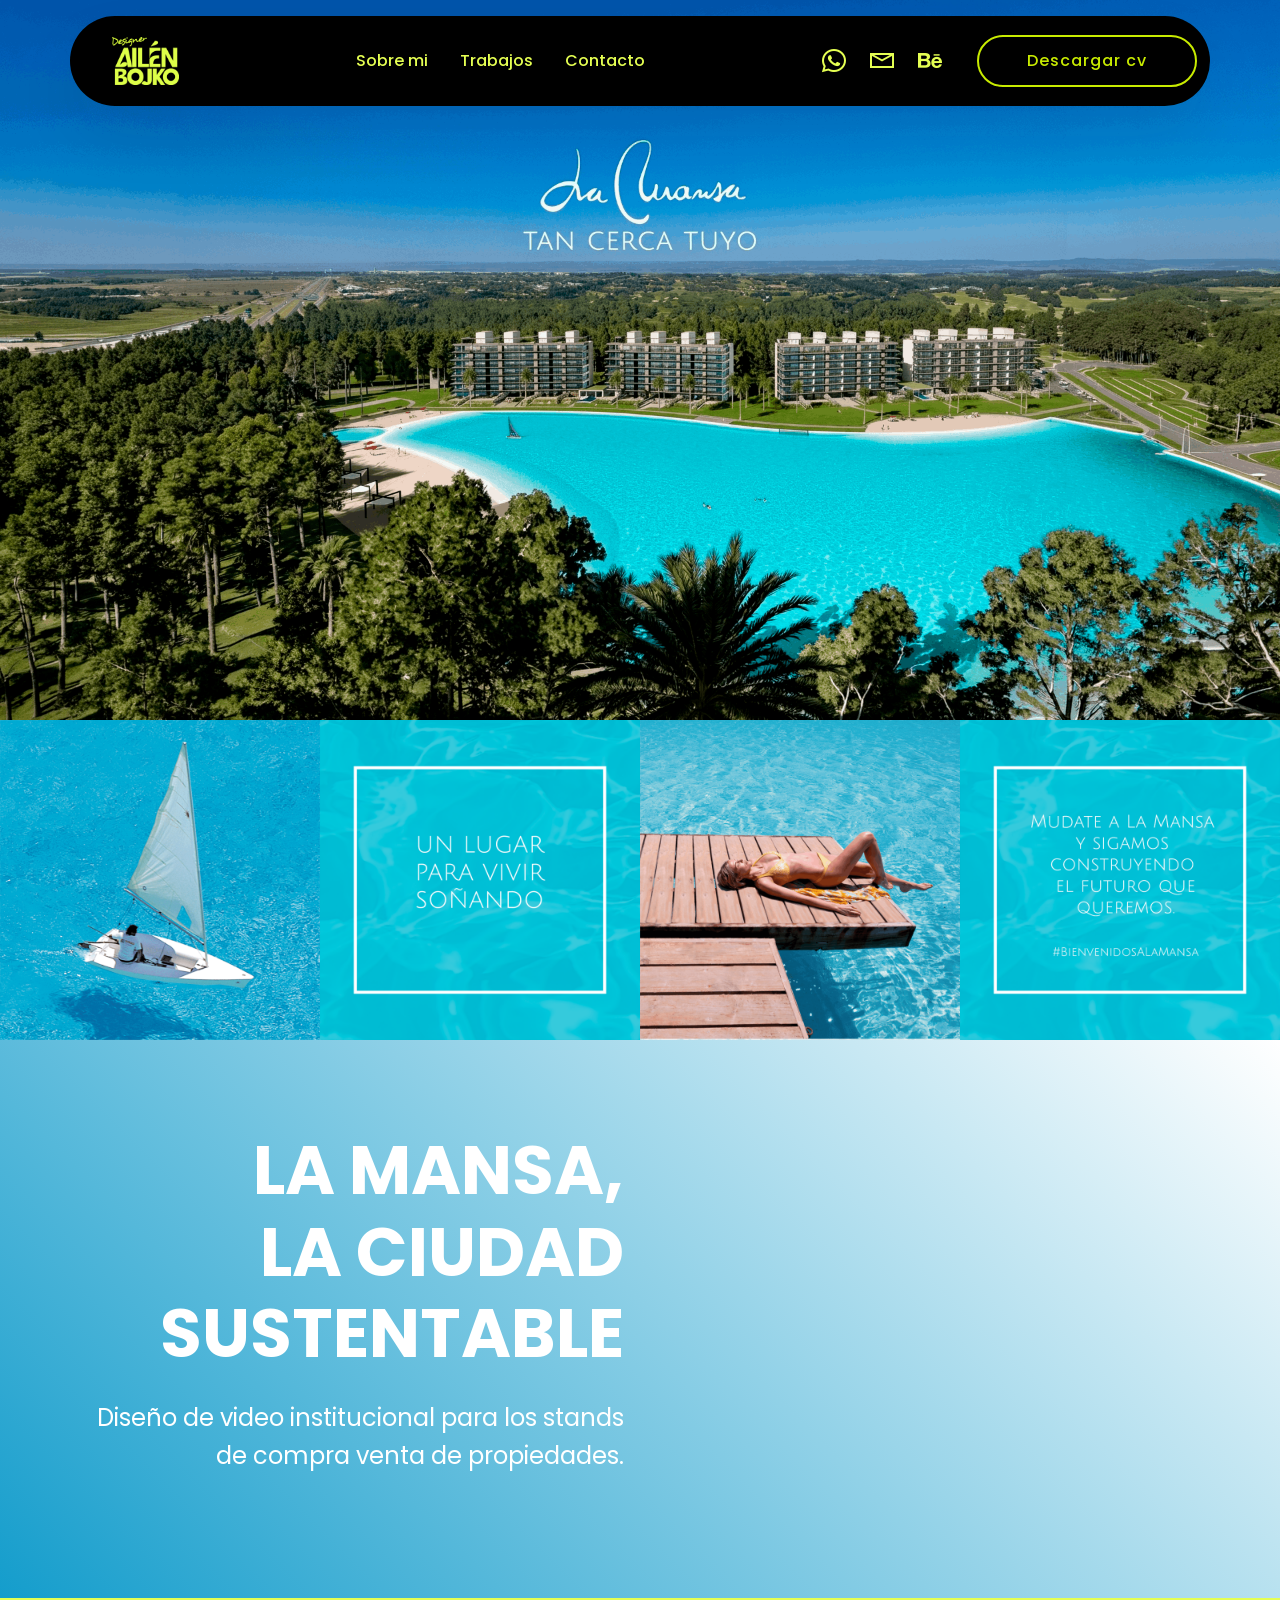
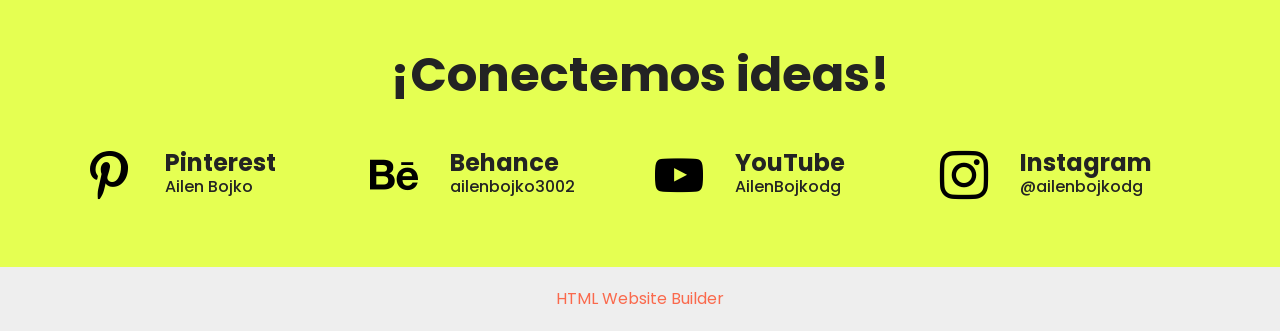
<file: page17.html>
<!DOCTYPE html>
<html  >
<head>
  <!-- Site made with Mobirise Website Builder v6.1.12, https://mobirise.com -->
  <meta charset="UTF-8">
  <meta http-equiv="X-UA-Compatible" content="IE=edge">
  <meta name="generator" content="Mobirise v6.1.12, mobirise.com">
  <meta name="viewport" content="width=device-width, initial-scale=1, minimum-scale=1">
  <link rel="shortcut icon" href="assets/images/perfil-ailen-26-128x128-1.png" type="image/x-icon">
  <meta name="description" content="">
  
  
  <title>L A &nbsp;M A N S A</title>
  <link rel="stylesheet" href="assets/web/assets/mobirise-icons2/mobirise2.css">
  <link rel="stylesheet" href="assets/web/assets/mobirise-icons/mobirise-icons.css">
  <link rel="stylesheet" href="assets/bootstrap/css/bootstrap.min.css">
  <link rel="stylesheet" href="assets/bootstrap/css/bootstrap-grid.min.css">
  <link rel="stylesheet" href="assets/bootstrap/css/bootstrap-reboot.min.css">
  <link rel="stylesheet" href="assets/tether/tether.min.css">
  <link rel="stylesheet" href="assets/dropdown/css/style.css">
  <link rel="stylesheet" href="assets/socicon/css/styles.css">
  <link rel="stylesheet" href="assets/theme/css/style.css">
  <link rel="stylesheet" href="assets/gallery/style.css">
  <link rel="preload" href="https://fonts.googleapis.com/css?family=Poppins:100,100i,200,200i,300,300i,400,400i,500,500i,600,600i,700,700i,800,800i,900,900i&display=swap" as="style" onload="this.onload=null;this.rel='stylesheet'">
  <noscript><link rel="stylesheet" href="https://fonts.googleapis.com/css?family=Poppins:100,100i,200,200i,300,300i,400,400i,500,500i,600,600i,700,700i,800,800i,900,900i&display=swap"></noscript>
  <link rel="preload" as="style" href="assets/mobirise/css/mbr-additional.css?v=Y03PHL"><link rel="stylesheet" href="assets/mobirise/css/mbr-additional.css?v=Y03PHL" type="text/css">

  
  
  
</head>
<body>
  
  <section class="menu menu2 cid-vr8UzFi70T" once="menu" id="menu02-7t">
	

	<nav class="navbar navbar-dropdown navbar-fixed-top navbar-expand-lg">
		<div class="container">
			<div class="navbar-brand">
				<span class="navbar-logo">
					<a href="index.html">
						<img src="assets/images/menu-96x68.png" alt="Mobirise Website Builder" style="height: 3rem;">
					</a>
				</span>
				
			</div>
			<button class="navbar-toggler" type="button" data-toggle="collapse" data-bs-toggle="collapse" data-target="#navbarSupportedContent" data-bs-target="#navbarSupportedContent" aria-controls="navbarNavAltMarkup" aria-expanded="false" aria-label="Toggle navigation">
				<div class="hamburger">
					<span></span>
					<span></span>
					<span></span>
					<span></span>
				</div>
			</button>
			<div class="collapse navbar-collapse" id="navbarSupportedContent">
				<ul class="navbar-nav nav-dropdown" data-app-modern-menu="true"><li class="nav-item">
						<a class="nav-link link text-danger text-primary display-4" href="page3.html">Sobre mi</a>
					</li>
					<li class="nav-item">
						<a class="nav-link link text-danger text-primary display-4" href="index.html#clients-6" aria-expanded="false">Trabajos</a>
					</li>
					<li class="nav-item">
						<a class="nav-link link text-danger text-primary display-4" href="index.html#contacts01-6d">Contacto</a>
					</li></ul>
				<div class="icons-menu">
					<a class="iconfont-wrapper" href="https://wa.me/1153485418">
						<span class="p-2 mbr-iconfont socicon-whatsapp socicon"></span>
					</a>
					<a class="iconfont-wrapper" href="mailto:ailenbojkodg@gmail.com?subject=ailenbojkodg%40gmail.com">
						<span class="p-2 mbr-iconfont mobi-mbri-letter mobi-mbri"></span>
					</a>
					<a class="iconfont-wrapper" href="https://www.behance.net/ailenbojko3002">
						<span class="p-2 mbr-iconfont socicon-behance socicon"></span>
					</a>
					
				</div>
				<div class="navbar-buttons mbr-section-btn"><a class="btn btn-danger-outline display-4" href="assets/files/CV_Ailen_Bojko-Interactivo.pdf">Descargar cv</a></div>
			</div>
		</div>
	</nav>
</section>

<section class="cid-vr8Uy5i3DD" id="image2-7s">

    

    <figure class="mbr-figure">
        <div class="image-block" style="width: 100%;">
            <img src="assets/images/la-mansa-1920x1080.png" alt="Mobirise" title="">
            
        </div>
    </figure>
</section>

<section class="mbr-gallery mbr-slider-carousel cid-sAARRMGsuP" id="gallery3-4b">

    

    <div>
        <div><!-- Filter --><!-- Gallery --><div class="mbr-gallery-row"><div class="mbr-gallery-layout-default"><div><div><div class="mbr-gallery-item mbr-gallery-item--p0" data-video-url="false" data-tags="Animada"><div href="#lb-gallery3-4b" data-slide-to="0" data-bs-slide-to="0" data-toggle="modal" data-bs-toggle="modal"><img src="assets/images/feed-abril-mayo-la-mansa-1-1080x1080-800x800.png" alt="" title=""><span class="icon-focus"></span></div></div><div class="mbr-gallery-item mbr-gallery-item--p0" data-video-url="false" data-tags="Increíble"><div href="#lb-gallery3-4b" data-slide-to="1" data-bs-slide-to="1" data-toggle="modal" data-bs-toggle="modal"><img src="assets/images/feed-abril-mayo-la-mansa-2-1080x1080-800x800.png" alt="" title=""><span class="icon-focus"></span></div></div><div class="mbr-gallery-item mbr-gallery-item--p0" data-video-url="false" data-tags="Responsive"><div href="#lb-gallery3-4b" data-slide-to="2" data-bs-slide-to="2" data-toggle="modal" data-bs-toggle="modal"><img src="assets/images/feed-abril-mayo-la-mansa-3-1080x1080-800x800.png" alt="" title=""><span class="icon-focus"></span></div></div><div class="mbr-gallery-item mbr-gallery-item--p0" data-video-url="false" data-tags="Increíble"><div href="#lb-gallery3-4b" data-slide-to="3" data-bs-slide-to="3" data-toggle="modal" data-bs-toggle="modal"><img src="assets/images/feed-abril-mayo-la-mansa-8-1080x1080-800x800.png" alt="" title=""><span class="icon-focus"></span></div></div></div></div><div class="clearfix"></div></div></div><!-- Lightbox --><div data-app-prevent-settings="" class="mbr-slider modal fade carousel slide" tabindex="-1" data-keyboard="true" data-bs-keyboard="true" data-interval="false" data-bs-interval="false" id="lb-gallery3-4b"><div class="modal-dialog"><div class="modal-content"><div class="modal-body"><div class="carousel-inner"><div class="carousel-item active"><img src="assets/images/feed-abril-mayo-la-mansa-1-1080x1080.png" alt="" title=""></div><div class="carousel-item"><img src="assets/images/feed-abril-mayo-la-mansa-2-1080x1080.png" alt="" title=""></div><div class="carousel-item"><img src="assets/images/feed-abril-mayo-la-mansa-3-1080x1080.png" alt="" title=""></div><div class="carousel-item"><img src="assets/images/feed-abril-mayo-la-mansa-8-1080x1080.png" alt="" title=""></div></div><a class="carousel-control carousel-control-prev" role="button" data-slide="prev" data-bs-slide="prev" href="#lb-gallery3-4b"><span class="mbri-left mbr-iconfont" aria-hidden="true"></span><span class="sr-only visually-hidden">Previous</span></a><a class="carousel-control carousel-control-next" role="button" data-slide="next" data-bs-slide="next" href="#lb-gallery3-4b"><span class="mbri-right mbr-iconfont" aria-hidden="true"></span><span class="sr-only visually-hidden">Next</span></a><a class="close" href="#" role="button" data-dismiss="modal" data-bs-dismiss="modal"><span class="sr-only visually-hidden">Close</span></a></div></div></div></div></div>
    </div>

</section>

<section class="header7 cid-sASs7ttU2S" id="header7-59">

    

    

    <div class="container">
        <div class="media-container-row">

            <div class="media-content align-right">
                <h1 class="mbr-section-title mbr-white pb-3 mbr-fonts-style display-1"><strong>LA MANSA,</strong><br><strong>LA CIUDAD SUSTENTABLE</strong></h1>
                <div class="mbr-section-text mbr-white pb-3">
                    <p class="mbr-text mbr-fonts-style display-5">
                        Diseño de video institucional para los stands de compra venta de propiedades.</p>
                </div>
                
            </div>

            <div class="mbr-figure" style="width: 100%;"><iframe class="mbr-embedded-video" src="https://www.youtube.com/embed/-ieRPGayu44?rel=0&amp;amp;&amp;showinfo=0&amp;autoplay=0&amp;loop=0" width="1280" height="720" frameborder="0" allowfullscreen></iframe></div>

        </div>
    </div>
</section>

<section class="social06 cid-vr8UtAuiv6" id="social06-7r">
	

	
	
	<div class="container">
		<div class="row justify-content-center">
			<div class="col-12 content-head">
				<div class="mb-5">
					<h5 class="mbr-section-title mbr-fonts-style align-center mb-0 display-2"><strong>¡Conectemos ideas!</strong></h5>
					
				</div>
			</div>
		</div>
		<div class="row">
			

			
			
			<div class="item features-without-image col-12 col-md-6 col-lg-3 active">
				<div class="item-wrapper">
					<a href="https://ar.pinterest.com/ailenIbojko/art-direction-by-ailen-bojko/"><span class="mbr-iconfont m-auto socicon-pinterest socicon"></span></a>
					<div class="card-box">
						<h4 class="card-title mbr-fonts-style mb-1 display-5">
							<strong>Pinterest</strong></h4>
						<h5 class="card-text mbr-fonts-style display-7">Ailen Bojko</h5>
					</div>
				</div>
			</div><div class="item features-without-image col-12 col-md-6 col-lg-3">
				<div class="item-wrapper">
					<a href="https://www.behance.net/ailenbojko3002"><span class="mbr-iconfont m-auto socicon-behance socicon"></span></a>
					<div class="card-box">
						<h4 class="card-title mbr-fonts-style mb-1 display-5">
							<strong>Behance</strong></h4>
						<h5 class="card-text mbr-fonts-style display-7">ailenbojko3002</h5>
					</div>
				</div>
			</div><div class="item features-without-image col-12 col-md-6 col-lg-3">
				<div class="item-wrapper">
					<a href="https://www.youtube.com/@AilenBojkodg/featured"><span class="mbr-iconfont m-auto socicon-youtube socicon"></span></a>
					<div class="card-box">
						<h4 class="card-title mbr-fonts-style mb-1 display-5">
							<strong>YouTube</strong>
						</h4>
						<h5 class="card-text mbr-fonts-style display-7">AilenBojkodg</h5>
					</div>
				</div>
			</div><div class="item features-without-image col-12 col-md-6 col-lg-3">
				<div class="item-wrapper">
					<a href="https://www.instagram.com/ailenbojkodg/"><span class="mbr-iconfont m-auto socicon-instagram socicon"></span></a>
					<div class="card-box">
						<h4 class="card-title mbr-fonts-style mb-1 display-5">
							<strong>Instagram</strong></h4>
						<h5 class="card-text mbr-fonts-style display-7">@ailenbojkodg</h5>
					</div>
				</div>
			</div>
		</div>
	</div>
</section><section class="display-7" style="padding: 0;align-items: center;justify-content: center;flex-wrap: wrap;    align-content: center;display: flex;position: relative;height: 4rem;"><a href="https://mobiri.se/" style="flex: 1 1;height: 4rem;position: absolute;width: 100%;z-index: 1;"><img alt="" style="height: 4rem;" src="[data-uri]"></a><p style="margin: 0;text-align: center;" class="display-7">&#8204;</p><a style="z-index:1" href="https://mobirise.com/html-builder.html">HTML Website Builder</a></section><script src="assets/popper/popper.min.js"></script>  <script src="assets/web/assets/jquery/jquery.min.js"></script>  <script src="assets/bootstrap/js/bootstrap.min.js"></script>  <script src="assets/tether/tether.min.js"></script>  <script src="assets/smoothscroll/smooth-scroll.js"></script>  <script src="assets/dropdown/js/nav-dropdown.js"></script>  <script src="assets/dropdown/js/navbar-dropdown.js"></script>  <script src="assets/touchswipe/jquery.touch-swipe.min.js"></script>  <script src="assets/masonry/masonry.pkgd.min.js"></script>  <script src="assets/imagesloaded/imagesloaded.pkgd.min.js"></script>  <script src="assets/bootstrapcarouselswipe/bootstrap-carousel-swipe.js"></script>  <script src="assets/vimeoplayer/jquery.mb.vimeo_player.js"></script>  <script src="assets/theme/js/script.js"></script>  <script src="assets/gallery/player.min.js"></script>  <script src="assets/gallery/script.js"></script>  <script src="assets/slidervideo/script.js"></script>  
  
  
</body>
</html>
</file>
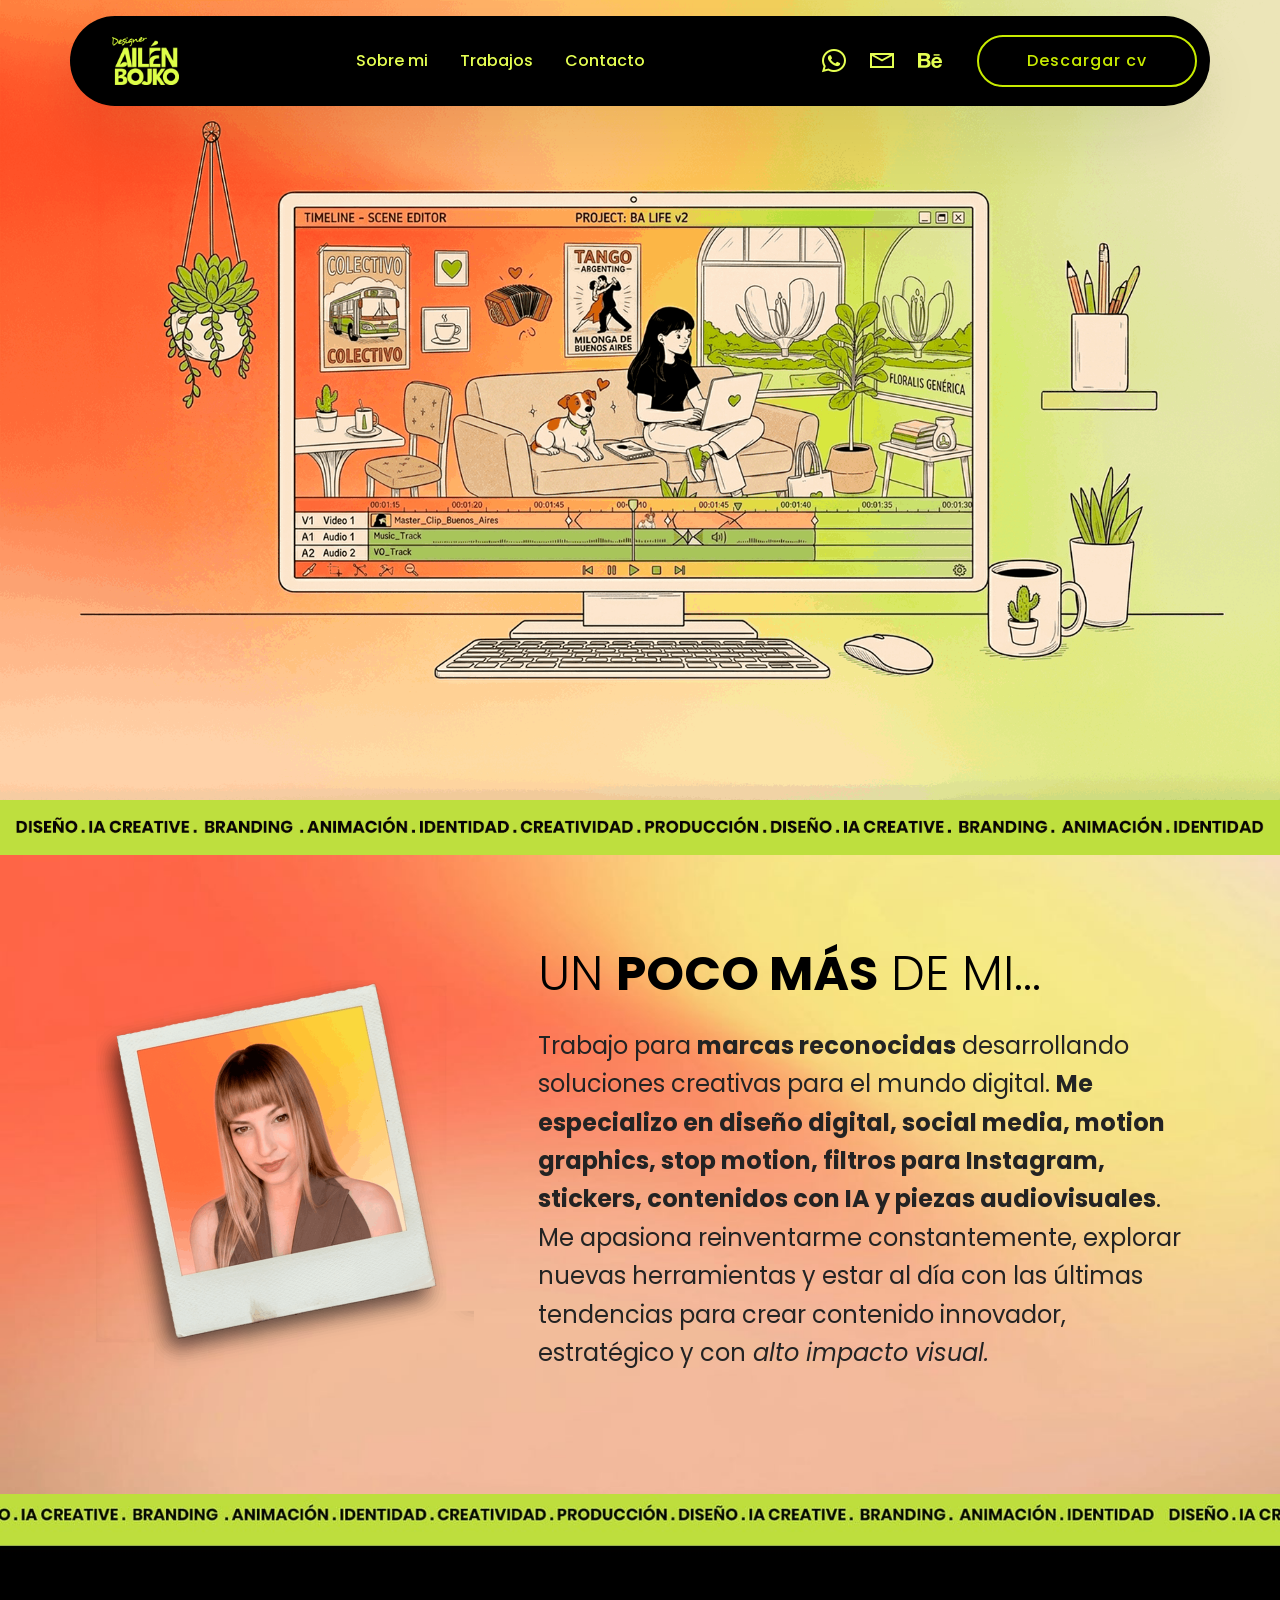
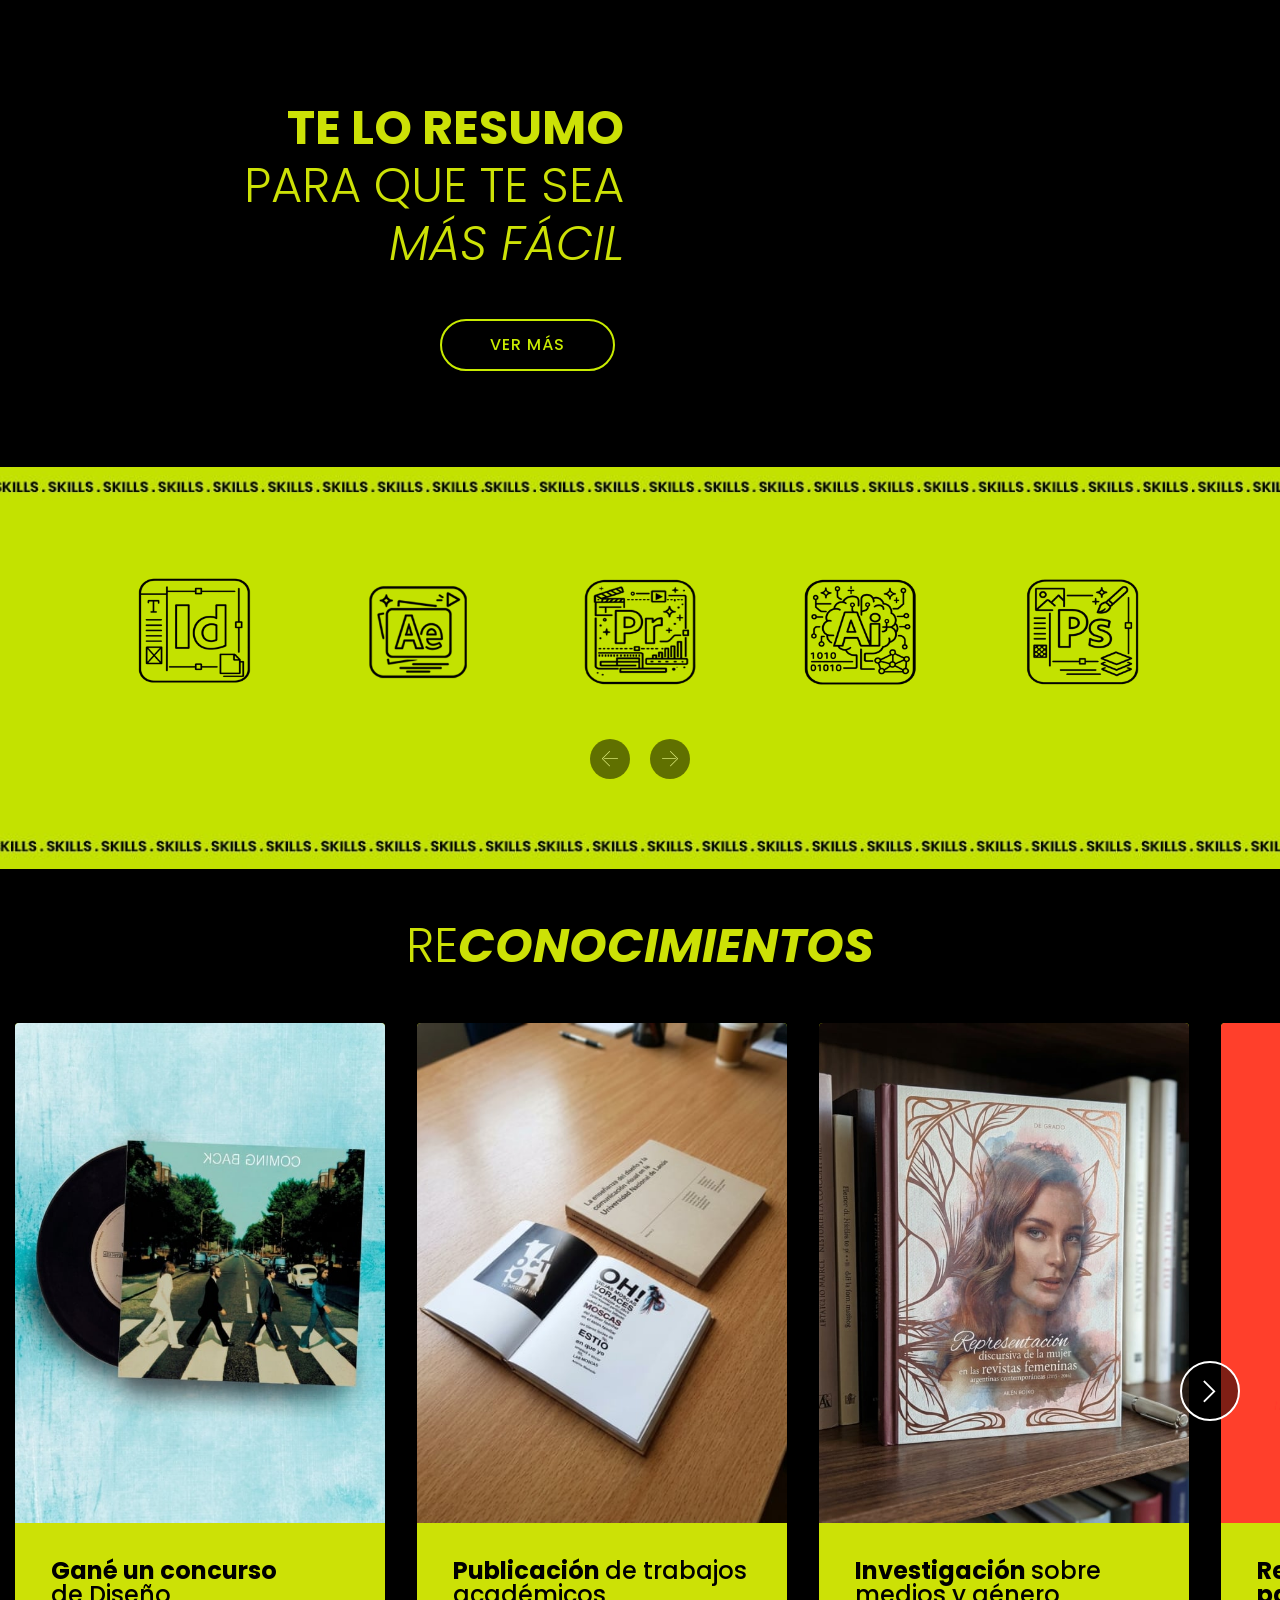
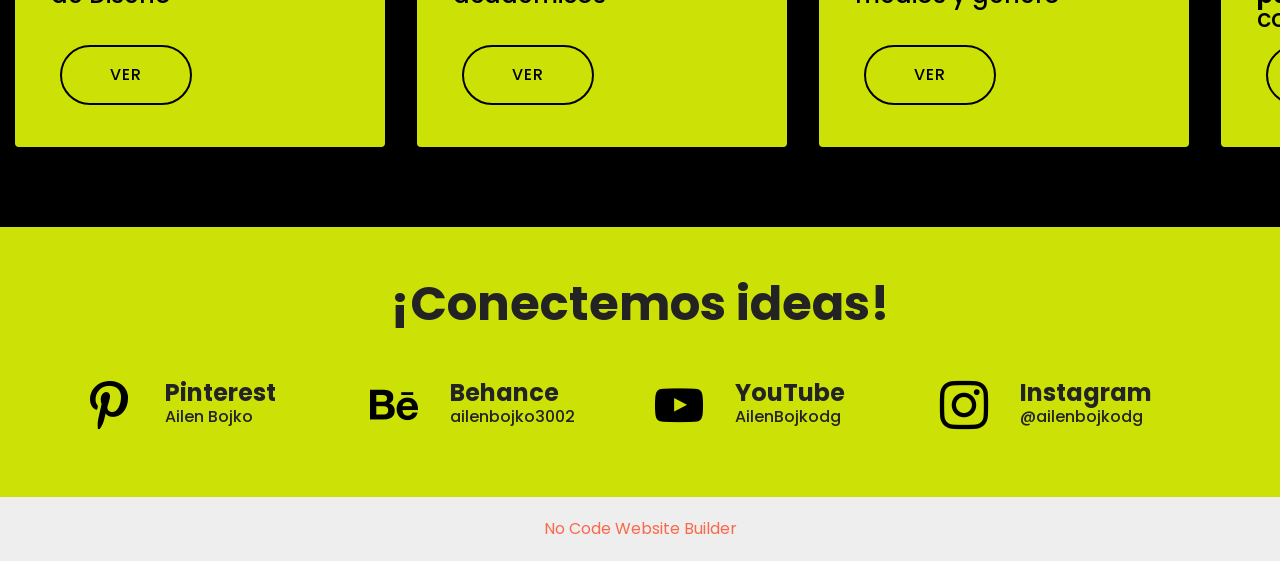
<file: page3.html>
<!DOCTYPE html>
<html  >
<head>
  <!-- Site made with Mobirise Website Builder v6.1.12, https://mobirise.com -->
  <meta charset="UTF-8">
  <meta http-equiv="X-UA-Compatible" content="IE=edge">
  <meta name="generator" content="Mobirise v6.1.12, mobirise.com">
  <meta name="viewport" content="width=device-width, initial-scale=1, minimum-scale=1">
  <link rel="shortcut icon" href="assets/images/perfil-ailen-26-128x128-1.png" type="image/x-icon">
  <meta name="description" content="">
  
  
  <title>P E R F I L</title>
  <link rel="stylesheet" href="assets/web/assets/mobirise-icons2/mobirise2.css">
  <link rel="stylesheet" href="assets/web/assets/mobirise-icons/mobirise-icons.css">
  <link rel="stylesheet" href="assets/bootstrap/css/bootstrap.min.css">
  <link rel="stylesheet" href="assets/bootstrap/css/bootstrap-grid.min.css">
  <link rel="stylesheet" href="assets/bootstrap/css/bootstrap-reboot.min.css">
  <link rel="stylesheet" href="assets/tether/tether.min.css">
  <link rel="stylesheet" href="assets/dropdown/css/style.css">
  <link rel="stylesheet" href="assets/socicon/css/styles.css">
  <link rel="stylesheet" href="assets/theme/css/style.css">
  <link rel="preload" href="https://fonts.googleapis.com/css?family=Poppins:100,100i,200,200i,300,300i,400,400i,500,500i,600,600i,700,700i,800,800i,900,900i&display=swap" as="style" onload="this.onload=null;this.rel='stylesheet'">
  <noscript><link rel="stylesheet" href="https://fonts.googleapis.com/css?family=Poppins:100,100i,200,200i,300,300i,400,400i,500,500i,600,600i,700,700i,800,800i,900,900i&display=swap"></noscript>
  <link rel="preload" as="style" href="assets/mobirise/css/mbr-additional.css?v=YNZAB9"><link rel="stylesheet" href="assets/mobirise/css/mbr-additional.css?v=YNZAB9" type="text/css">

  
  
  
</head>
<body>
  
  <section class="menu menu2 cid-vr8UzFi70T" once="menu" id="menu02-7t">
	

	<nav class="navbar navbar-dropdown navbar-fixed-top navbar-expand-lg">
		<div class="container">
			<div class="navbar-brand">
				<span class="navbar-logo">
					<a href="index.html">
						<img src="assets/images/menu-96x68.png" alt="Mobirise Website Builder" style="height: 3rem;">
					</a>
				</span>
				
			</div>
			<button class="navbar-toggler" type="button" data-toggle="collapse" data-bs-toggle="collapse" data-target="#navbarSupportedContent" data-bs-target="#navbarSupportedContent" aria-controls="navbarNavAltMarkup" aria-expanded="false" aria-label="Toggle navigation">
				<div class="hamburger">
					<span></span>
					<span></span>
					<span></span>
					<span></span>
				</div>
			</button>
			<div class="collapse navbar-collapse" id="navbarSupportedContent">
				<ul class="navbar-nav nav-dropdown" data-app-modern-menu="true"><li class="nav-item">
						<a class="nav-link link text-danger text-primary display-4" href="page3.html">Sobre mi</a>
					</li>
					<li class="nav-item">
						<a class="nav-link link text-danger text-primary display-4" href="index.html#clients-6" aria-expanded="false">Trabajos</a>
					</li>
					<li class="nav-item">
						<a class="nav-link link text-danger text-primary display-4" href="index.html#contacts01-6d">Contacto</a>
					</li></ul>
				<div class="icons-menu">
					<a class="iconfont-wrapper" href="https://wa.me/1153485418">
						<span class="p-2 mbr-iconfont socicon-whatsapp socicon"></span>
					</a>
					<a class="iconfont-wrapper" href="mailto:ailenbojkodg@gmail.com?subject=ailenbojkodg%40gmail.com">
						<span class="p-2 mbr-iconfont mobi-mbri-letter mobi-mbri"></span>
					</a>
					<a class="iconfont-wrapper" href="https://www.behance.net/ailenbojko3002">
						<span class="p-2 mbr-iconfont socicon-behance socicon"></span>
					</a>
					
				</div>
				<div class="navbar-buttons mbr-section-btn"><a class="btn btn-danger-outline display-4" href="assets/files/CV_Ailen_Bojko-Interactivo.pdf">Descargar cv</a></div>
			</div>
		</div>
	</nav>
</section>

<section class="cid-vrukZ5gsEI" id="image2-8p">

    

    <figure class="mbr-figure">
        <div class="image-block" style="width: 100%;">
            <img src="assets/images/header-2-1832x1224.png" alt="Mobirise" title="">
            
        </div>
    </figure>
</section>

<section class="header3 cid-sAmwH29lbK" id="header3-13">

    

    

    <div class="container">
        <div class="media-container-row">
            <div class="mbr-figure" style="width: 65%;">
                <img src="assets/images/polaroid-1-778x778.png" alt="Mobirise" title="">
            </div>

            <div class="media-content">
                <h3 class="mbr-section-title mbr-white pb-3 mbr-fonts-style display-2">UN <strong>POCO MÁS</strong> DE MI...</h3>
                
                <div class="mbr-section-text mbr-white pb-3 ">
                    <p class="mbr-text mbr-fonts-style display-5">Trabajo para <strong>marcas reconocidas</strong> desarrollando soluciones creativas para el mundo digital. <strong>Me especializo en diseño digital, social media, motion graphics, stop motion, filtros para Instagram, stickers, contenidos con IA y piezas audiovisuales</strong>. Me apasiona reinventarme constantemente, explorar nuevas herramientas y estar al día con las últimas tendencias para crear contenido innovador, estratégico y con<em> alto impacto visual.</em></p>
                </div>
                
            </div>
        </div>
    </div>

</section>

<section class="header7 cid-sAT47rNERT" id="header7-5b">

    

    

    <div class="container">
        <div class="media-container-row">

            <div class="media-content align-right">
                <h1 class="mbr-section-title mbr-white pb-3 mbr-fonts-style display-2"><strong><br></strong><br><strong>TE LO RESUMO</strong><br> PARA QUE TE SEA<br><em> MÁS FÁCIL</em></h1>
                <div class="mbr-section-text mbr-white pb-3">
                    
                </div>
                <div class="mbr-section-btn"><a class="btn btn-md btn-danger-outline display-4" href="https://www.instagram.com/ailenbojkodg/">VER MÁS</a></div>
            </div>

            <div class="mbr-figure" style="width: 100%;"><iframe class="mbr-embedded-video" src="https://www.youtube.com/embed/udh7JSPkRVQ?rel=0&amp;amp;&amp;showinfo=0&amp;autoplay=0&amp;loop=0" width="1280" height="720" frameborder="0" allowfullscreen></iframe></div>

        </div>
    </div>
</section>

<section class="clients cid-vrAaUizxd0" data-interval="false" id="clients-8s">
      

    
        

    <div class="container">
        <div class="carousel slide" role="listbox" data-pause="true" data-keyboard="false" data-ride="carousel" data-interval="5000">
            <div class="carousel-inner" data-visible="6">
                
                
                
                
                
            <div class="carousel-item ">
                    <div class="media-container-row">
                        <div class="col-md-12">
                            <div class="wrap-img ">
                                <img src="assets/images/id-255x240.png" class="img-responsive clients-img" alt="">
                            </div>
                        </div>
                    </div>
                </div><div class="carousel-item ">
                    <div class="media-container-row">
                        <div class="col-md-12">
                            <div class="wrap-img ">
                                <img src="assets/images/aaeee-255x240.png" class="img-responsive clients-img" alt="">
                            </div>
                        </div>
                    </div>
                </div><div class="carousel-item ">
                    <div class="media-container-row">
                        <div class="col-md-12">
                            <div class="wrap-img ">
                                <img src="assets/images/1-pr-255x240.png" class="img-responsive clients-img" alt="">
                            </div>
                        </div>
                    </div>
                </div><div class="carousel-item ">
                    <div class="media-container-row">
                        <div class="col-md-12">
                            <div class="wrap-img ">
                                <img src="assets/images/ai-255x240.png" class="img-responsive clients-img" alt="">
                            </div>
                        </div>
                    </div>
                </div><div class="carousel-item ">
                    <div class="media-container-row">
                        <div class="col-md-12">
                            <div class="wrap-img ">
                                <img src="assets/images/psd-255x240.png" class="img-responsive clients-img" alt="">
                            </div>
                        </div>
                    </div>
                </div></div>
            <div class="carousel-controls">
                <a data-app-prevent-settings="" class="carousel-control carousel-control-prev" role="button" data-slide="prev">
                    <span aria-hidden="true" class="mbri-left mbr-iconfont"></span>
                    <span class="sr-only">Previous</span>
                </a>
                <a data-app-prevent-settings="" class="carousel-control carousel-control-next" role="button" data-slide="next">
                    <span aria-hidden="true" class="mbri-right mbr-iconfont"></span>
                    <span class="sr-only">Next</span>
                </a>
            </div>
        </div>
    </div>
</section>

<section class="features017 mbr-embla cid-vqhSSmqE2D" id="features017-6p">
	
	
	<div class="position-relative">
		<div class="container-fluid">
			<div class="row justify-content-center">
				<div class="col-12 content-head">
					<div class="mbr-section-head mb-5">
						<h4 class="mbr-section-title mbr-fonts-style align-center mb-0 display-2">
							RE<em style="font-weight: bold;">CONOCIMIENTOS</em></h4>
						
					</div>
				</div>
			</div>
		</div>

		<div class="embla" data-skip-snaps="true" data-align="center" data-contain-scroll="trimSnaps" data-auto-play="true" data-auto-play-interval="5" data-draggable="true">
			<div class="embla__viewport container-fluid">
				<div class="embla__container">
					<div class="embla__slide slider-image item active" style="margin-left: 1rem; margin-right: 1rem;">
						<div class="slide-content">
							<div class="item-img">
								<div class="item-wrapper">
									<img src="assets/images/img-202608060034-600x804.jpg" alt="Mobirise Website Builder" title="" data-slide-to="1" data-bs-slide-to="1">
								</div>
							</div>
							<div class="item-content">
								<h5 class="item-title mbr-fonts-style display-5"><strong>Gané un concurso</strong> <br>de Diseño</h5>
								
								
							</div>

							<div class="mbr-section-btn item-footer mt-2"><a href="" class="btn item-btn btn-black-outline display-7" target="_blank">VER</a></div>
						</div>
					</div>
					<div class="embla__slide slider-image item" style="margin-left: 1rem; margin-right: 1rem;">
						<div class="slide-content">
							<div class="item-img">
								<div class="item-wrapper">
									<img src="assets/images/distant-image-of-book-202608060032201-461x617.jpg" alt="Mobirise Website Builder" title="" data-slide-to="2" data-bs-slide-to="2">
								</div>
							</div>
							<div class="item-content">
								<h5 class="item-title mbr-fonts-style display-5"><strong>Publicación </strong>de trabajos académicos</h5>
								
								
							</div>
							<div class="mbr-section-btn item-footer mt-2"><a href="https://www.instagram.com/boiko.producciones/?hl=es" class="btn item-btn btn-black-outline display-7" target="_blank">VER</a></div>
						</div>
					</div>
					
					<div class="embla__slide slider-image item" style="margin-left: 1rem; margin-right: 1rem;">
						<div class="slide-content">
							<div class="item-img">
								<div class="item-wrapper">
									<img src="assets/images/user-requesting-prompt-adaptation-202608060009-600x804.jpg" alt="Mobirise Website Builder" title="" data-slide-to="2" data-bs-slide-to="2">
								</div>
							</div>
							<div class="item-content">
								<h5 class="item-title mbr-fonts-style display-5"><strong>Investigación </strong>sobre medios y género</h5>
								
								
							</div>
							<div class="mbr-section-btn item-footer mt-2"><a href="" class="btn item-btn btn-black-outline display-7" target="_blank">VER</a></div>
						</div>
					</div><div class="embla__slide slider-image item" style="margin-left: 1rem; margin-right: 1rem;">
						<div class="slide-content">
							<div class="item-img">
								<div class="item-wrapper">
									<img src="assets/images/act-cargo-gif-1.gif" alt="Mobirise Website Builder" title="" data-slide-to="3" data-bs-slide-to="3">
								</div>
							</div>
							<div class="item-content">
								<h5 class="item-title mbr-fonts-style display-5"><strong>Realicé la identidad para comedor </strong>comunitario de Lanús</h5>
								
								
							</div>
							<div class="mbr-section-btn item-footer mt-2"><a href="https://www.instagram.com/act_cargook/?hl=es" class="btn item-btn btn-black-outline display-7" target="_blank">VER</a></div>
						</div>
					</div>
					<div class="embla__slide slider-image item" style="margin-left: 1rem; margin-right: 1rem;">
						<div class="slide-content">
							<div class="item-img">
								<div class="item-wrapper">
									<img src="assets/images/logo-perfil-800x800.png" alt="Mobirise Website Builder" title="" data-slide-to="4" data-bs-slide-to="4">
								</div>
							</div>
							<div class="item-content">
								<h5 class="item-title mbr-fonts-style display-5"><strong>Boiko producciones</strong></h5>
								
								
							</div>
							<div class="mbr-section-btn item-footer mt-2"><a href="https://www.instagram.com/boiko.producciones/?hl=es" class="btn item-btn btn-black-outline display-7" target="_blank">VER</a></div>
						</div>
					</div>
					
					
					
				</div>
			</div>
			<button class="embla__button embla__button--prev">
				<span class="mobi-mbri mobi-mbri-arrow-prev mbr-iconfont" aria-hidden="true"></span>
				<span class="sr-only visually-hidden visually-hidden">Previous</span>
			</button>
			<button class="embla__button embla__button--next">
				<span class="mobi-mbri mobi-mbri-arrow-next mbr-iconfont" aria-hidden="true"></span>
				<span class="sr-only visually-hidden visually-hidden">Next</span>
			</button>
		</div>
	</div>
</section>

<section class="social06 cid-vqhSDg1lLb" id="social06-6o">
	

	
	
	<div class="container">
		<div class="row justify-content-center">
			<div class="col-12 content-head">
				<div class="mb-5">
					<h5 class="mbr-section-title mbr-fonts-style align-center mb-0 display-2"><strong>¡Conectemos ideas!</strong></h5>
					
				</div>
			</div>
		</div>
		<div class="row">
			

			
			
			<div class="item features-without-image col-12 col-md-6 col-lg-3 active">
				<div class="item-wrapper">
					<a href="https://ar.pinterest.com/ailenIbojko/art-direction-by-ailen-bojko/"><span class="mbr-iconfont m-auto socicon-pinterest socicon"></span></a>
					<div class="card-box">
						<h4 class="card-title mbr-fonts-style mb-1 display-5">
							<strong>Pinterest</strong></h4>
						<h5 class="card-text mbr-fonts-style display-7">Ailen Bojko</h5>
					</div>
				</div>
			</div><div class="item features-without-image col-12 col-md-6 col-lg-3">
				<div class="item-wrapper">
					<a href="https://www.behance.net/ailenbojko3002"><span class="mbr-iconfont m-auto socicon-behance socicon"></span></a>
					<div class="card-box">
						<h4 class="card-title mbr-fonts-style mb-1 display-5">
							<strong>Behance</strong></h4>
						<h5 class="card-text mbr-fonts-style display-7">ailenbojko3002</h5>
					</div>
				</div>
			</div><div class="item features-without-image col-12 col-md-6 col-lg-3">
				<div class="item-wrapper">
					<a href="https://www.youtube.com/@AilenBojkodg/featured"><span class="mbr-iconfont m-auto socicon-youtube socicon"></span></a>
					<div class="card-box">
						<h4 class="card-title mbr-fonts-style mb-1 display-5">
							<strong>YouTube</strong>
						</h4>
						<h5 class="card-text mbr-fonts-style display-7">AilenBojkodg</h5>
					</div>
				</div>
			</div><div class="item features-without-image col-12 col-md-6 col-lg-3">
				<div class="item-wrapper">
					<a href="https://www.instagram.com/ailenbojkodg/"><span class="mbr-iconfont m-auto socicon-instagram socicon"></span></a>
					<div class="card-box">
						<h4 class="card-title mbr-fonts-style mb-1 display-5">
							<strong>Instagram</strong></h4>
						<h5 class="card-text mbr-fonts-style display-7">@ailenbojkodg</h5>
					</div>
				</div>
			</div>
		</div>
	</div>
</section><section class="display-7" style="padding: 0;align-items: center;justify-content: center;flex-wrap: wrap;    align-content: center;display: flex;position: relative;height: 4rem;"><a href="https://mobiri.se/" style="flex: 1 1;height: 4rem;position: absolute;width: 100%;z-index: 1;"><img alt="" style="height: 4rem;" src="[data-uri]"></a><p style="margin: 0;text-align: center;" class="display-7">&#8204;</p><a style="z-index:1" href="https://mobirise.com/builder/no-code-website-builder.html">No Code Website Builder</a></section><script src="assets/popper/popper.min.js"></script>  <script src="assets/web/assets/jquery/jquery.min.js"></script>  <script src="assets/bootstrap/js/bootstrap.min.js"></script>  <script src="assets/tether/tether.min.js"></script>  <script src="assets/smoothscroll/smooth-scroll.js"></script>  <script src="assets/dropdown/js/nav-dropdown.js"></script>  <script src="assets/dropdown/js/navbar-dropdown.js"></script>  <script src="assets/touchswipe/jquery.touch-swipe.min.js"></script>  <script src="assets/bootstrapcarouselswipe/bootstrap-carousel-swipe.js"></script>  <script src="assets/mbr-clients-slider/mbr-clients-slider.js"></script>  <script src="assets/embla/embla.min.js"></script>  <script src="assets/embla/script.js"></script>  <script src="assets/theme/js/script.js"></script>  
  
  
</body>
</html>
</file>
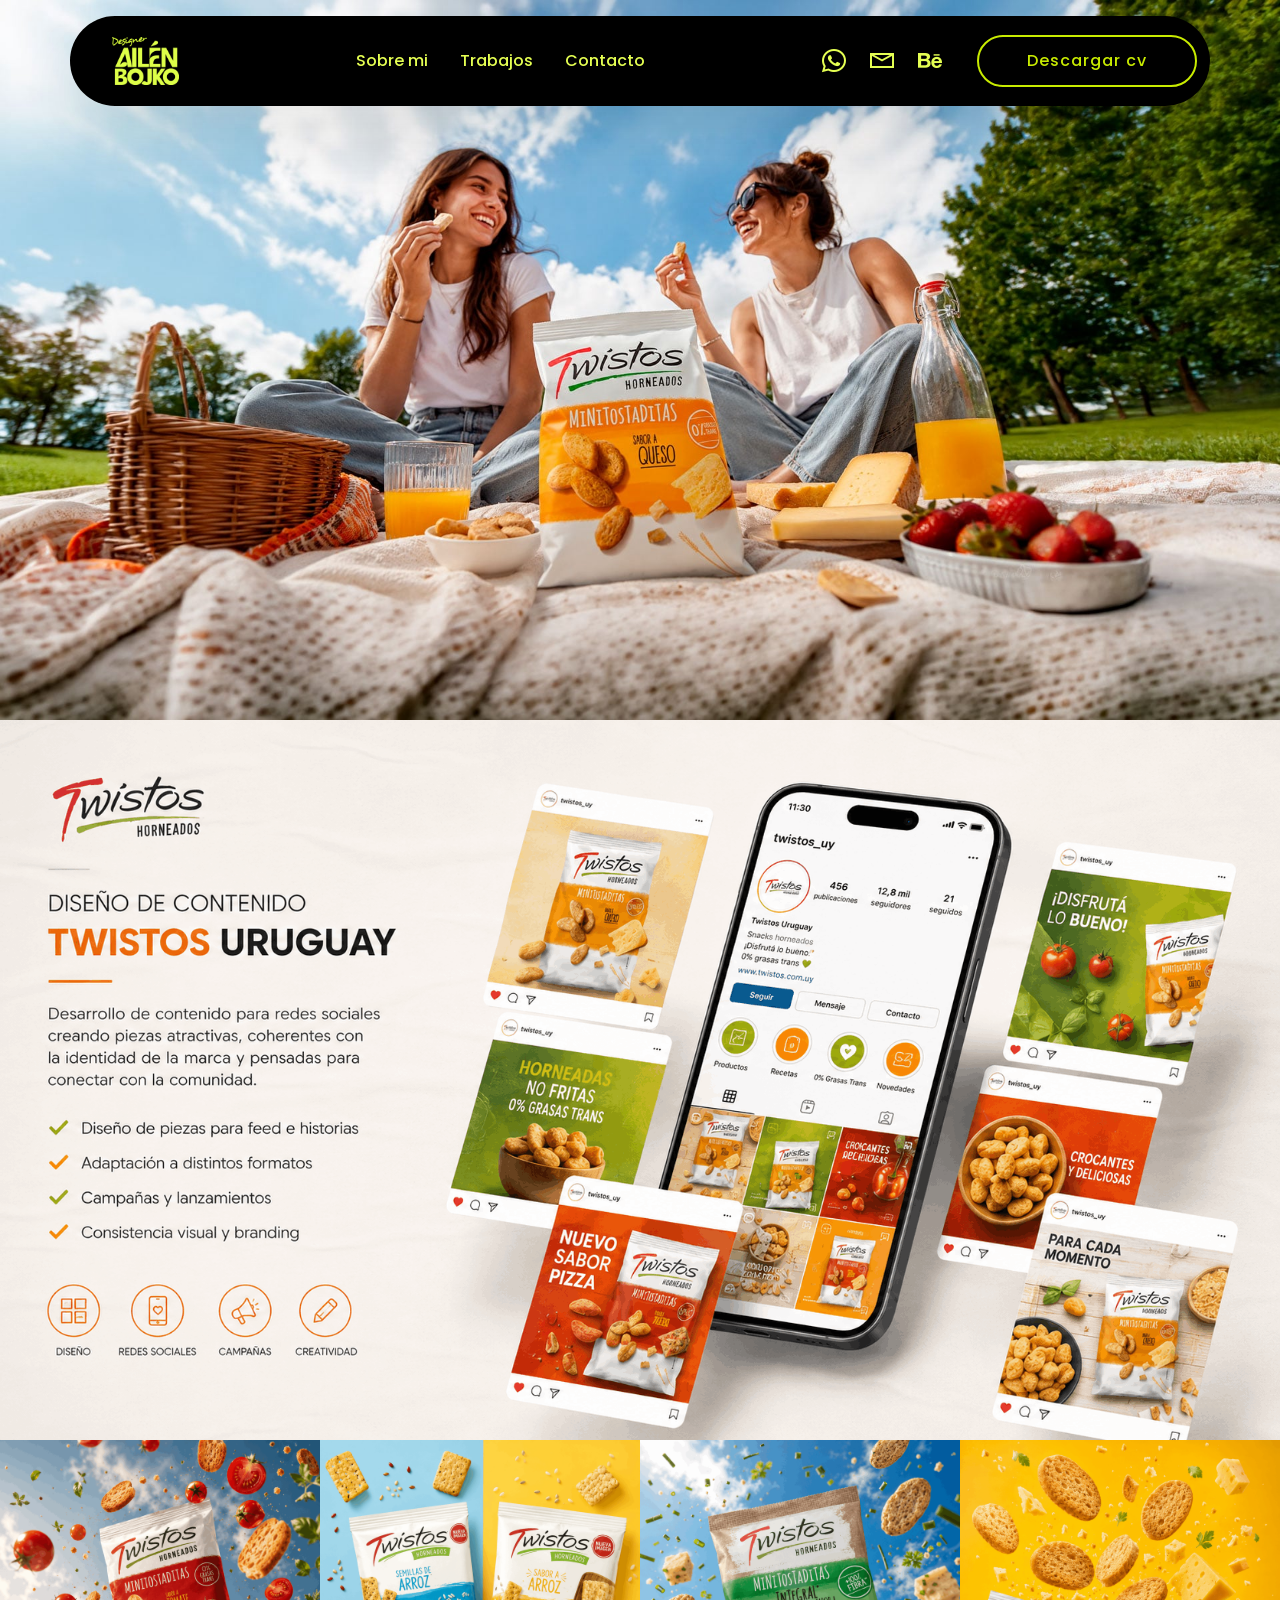
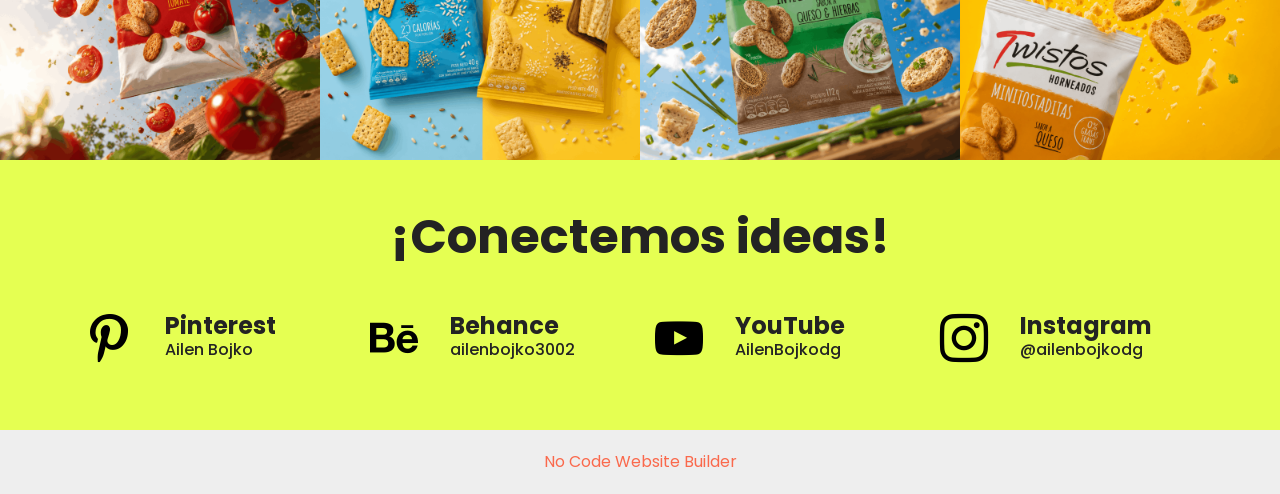
<file: page5.html>
<!DOCTYPE html>
<html  >
<head>
  <!-- Site made with Mobirise Website Builder v6.1.12, https://mobirise.com -->
  <meta charset="UTF-8">
  <meta http-equiv="X-UA-Compatible" content="IE=edge">
  <meta name="generator" content="Mobirise v6.1.12, mobirise.com">
  <meta name="viewport" content="width=device-width, initial-scale=1, minimum-scale=1">
  <link rel="shortcut icon" href="assets/images/perfil-ailen-26-128x128-1.png" type="image/x-icon">
  <meta name="description" content="">
  
  
  <title>T W I S T O S</title>
  <link rel="stylesheet" href="assets/web/assets/mobirise-icons2/mobirise2.css">
  <link rel="stylesheet" href="assets/web/assets/mobirise-icons/mobirise-icons.css">
  <link rel="stylesheet" href="assets/bootstrap/css/bootstrap.min.css">
  <link rel="stylesheet" href="assets/bootstrap/css/bootstrap-grid.min.css">
  <link rel="stylesheet" href="assets/bootstrap/css/bootstrap-reboot.min.css">
  <link rel="stylesheet" href="assets/tether/tether.min.css">
  <link rel="stylesheet" href="assets/dropdown/css/style.css">
  <link rel="stylesheet" href="assets/socicon/css/styles.css">
  <link rel="stylesheet" href="assets/theme/css/style.css">
  <link rel="stylesheet" href="assets/gallery/style.css">
  <link rel="preload" href="https://fonts.googleapis.com/css?family=Poppins:100,100i,200,200i,300,300i,400,400i,500,500i,600,600i,700,700i,800,800i,900,900i&display=swap" as="style" onload="this.onload=null;this.rel='stylesheet'">
  <noscript><link rel="stylesheet" href="https://fonts.googleapis.com/css?family=Poppins:100,100i,200,200i,300,300i,400,400i,500,500i,600,600i,700,700i,800,800i,900,900i&display=swap"></noscript>
  <link rel="preload" as="style" href="assets/mobirise/css/mbr-additional.css?v=D7652q"><link rel="stylesheet" href="assets/mobirise/css/mbr-additional.css?v=D7652q" type="text/css">

  
  
  
</head>
<body>
  
  <section class="menu menu2 cid-vr8UzFi70T" once="menu" id="menu02-7t">
	

	<nav class="navbar navbar-dropdown navbar-fixed-top navbar-expand-lg">
		<div class="container">
			<div class="navbar-brand">
				<span class="navbar-logo">
					<a href="index.html">
						<img src="assets/images/menu-96x68.png" alt="Mobirise Website Builder" style="height: 3rem;">
					</a>
				</span>
				
			</div>
			<button class="navbar-toggler" type="button" data-toggle="collapse" data-bs-toggle="collapse" data-target="#navbarSupportedContent" data-bs-target="#navbarSupportedContent" aria-controls="navbarNavAltMarkup" aria-expanded="false" aria-label="Toggle navigation">
				<div class="hamburger">
					<span></span>
					<span></span>
					<span></span>
					<span></span>
				</div>
			</button>
			<div class="collapse navbar-collapse" id="navbarSupportedContent">
				<ul class="navbar-nav nav-dropdown" data-app-modern-menu="true"><li class="nav-item">
						<a class="nav-link link text-danger text-primary display-4" href="page3.html">Sobre mi</a>
					</li>
					<li class="nav-item">
						<a class="nav-link link text-danger text-primary display-4" href="index.html#clients-6" aria-expanded="false">Trabajos</a>
					</li>
					<li class="nav-item">
						<a class="nav-link link text-danger text-primary display-4" href="index.html#contacts01-6d">Contacto</a>
					</li></ul>
				<div class="icons-menu">
					<a class="iconfont-wrapper" href="https://wa.me/1153485418">
						<span class="p-2 mbr-iconfont socicon-whatsapp socicon"></span>
					</a>
					<a class="iconfont-wrapper" href="mailto:ailenbojkodg@gmail.com?subject=ailenbojkodg%40gmail.com">
						<span class="p-2 mbr-iconfont mobi-mbri-letter mobi-mbri"></span>
					</a>
					<a class="iconfont-wrapper" href="https://www.behance.net/ailenbojko3002">
						<span class="p-2 mbr-iconfont socicon-behance socicon"></span>
					</a>
					
				</div>
				<div class="navbar-buttons mbr-section-btn"><a class="btn btn-danger-outline display-4" href="assets/files/CV_Ailen_Bojko-Interactivo.pdf">Descargar cv</a></div>
			</div>
		</div>
	</nav>
</section>

<section class="cid-vqCDxJSJSw" id="image2-7b">

    

    <figure class="mbr-figure">
        <div class="image-block" style="width: 100%;">
            <img src="assets/images/twistos-1920x1080.jpg" alt="Mobirise" title="">
            
        </div>
    </figure>
</section>

<section class="cid-vqCFwgxOnf" id="image2-7e">

    

    <figure class="mbr-figure">
        <div class="image-block" style="width: 100%;">
            <img src="assets/images/explicacion-1672x941.png" alt="Mobirise" title="">
            
        </div>
    </figure>
</section>

<section class="mbr-gallery mbr-slider-carousel cid-sAmJ1FdEae" id="gallery3-1k">

    

    <div>
        <div><!-- Filter --><!-- Gallery --><div class="mbr-gallery-row"><div class="mbr-gallery-layout-default"><div><div><div class="mbr-gallery-item mbr-gallery-item--p0" data-video-url="false" data-tags="Animada"><div href="#lb-gallery3-1k" data-slide-to="0" data-bs-slide-to="0" data-toggle="modal" data-bs-toggle="modal"><img src="assets/images/post20220twistos-1254x1254-800x800.png" alt="" title=""><span class="icon-focus"></span></div></div><div class="mbr-gallery-item mbr-gallery-item--p0" data-video-url="false" data-tags="Animada"><div href="#lb-gallery3-1k" data-slide-to="1" data-bs-slide-to="1" data-toggle="modal" data-bs-toggle="modal"><img src="assets/images/post20420twistos-1254x1254-800x800.png" alt="" title=""><span class="icon-focus"></span></div></div><div class="mbr-gallery-item mbr-gallery-item--p0" data-video-url="false" data-tags="Increíble"><div href="#lb-gallery3-1k" data-slide-to="2" data-bs-slide-to="2" data-toggle="modal" data-bs-toggle="modal"><img src="assets/images/post20520twistos-1254x1254-800x800.png" alt="" title=""><span class="icon-focus"></span></div></div><div class="mbr-gallery-item mbr-gallery-item--p0" data-video-url="false" data-tags="Animada"><div href="#lb-gallery3-1k" data-slide-to="3" data-bs-slide-to="3" data-toggle="modal" data-bs-toggle="modal"><img src="assets/images/post20120twistos-1254x1254-800x800.png" alt="" title=""><span class="icon-focus"></span></div></div></div></div><div class="clearfix"></div></div></div><!-- Lightbox --><div data-app-prevent-settings="" class="mbr-slider modal fade carousel slide" tabindex="-1" data-keyboard="true" data-bs-keyboard="true" data-interval="false" data-bs-interval="false" id="lb-gallery3-1k"><div class="modal-dialog"><div class="modal-content"><div class="modal-body"><div class="carousel-inner"><div class="carousel-item active"><img src="assets/images/post20220twistos-1254x1254.png" alt="" title=""></div><div class="carousel-item"><img src="assets/images/post20420twistos-1254x1254.png" alt="" title=""></div><div class="carousel-item"><img src="assets/images/post20520twistos-1254x1254.png" alt="" title=""></div><div class="carousel-item"><img src="assets/images/post20120twistos-1254x1254.png" alt="" title=""></div></div><a class="carousel-control carousel-control-prev" role="button" data-slide="prev" data-bs-slide="prev" href="#lb-gallery3-1k"><span class="mbri-left mbr-iconfont" aria-hidden="true"></span><span class="sr-only visually-hidden">Previous</span></a><a class="carousel-control carousel-control-next" role="button" data-slide="next" data-bs-slide="next" href="#lb-gallery3-1k"><span class="mbri-right mbr-iconfont" aria-hidden="true"></span><span class="sr-only visually-hidden">Next</span></a><a class="close" href="#" role="button" data-dismiss="modal" data-bs-dismiss="modal"><span class="sr-only visually-hidden">Close</span></a></div></div></div></div></div>
    </div>

</section>

<section class="social06 cid-vqCDJ4WIaz" id="social06-7c">
	

	
	
	<div class="container">
		<div class="row justify-content-center">
			<div class="col-12 content-head">
				<div class="mb-5">
					<h5 class="mbr-section-title mbr-fonts-style align-center mb-0 display-2"><strong>¡Conectemos ideas!</strong></h5>
					
				</div>
			</div>
		</div>
		<div class="row">
			

			
			
			<div class="item features-without-image col-12 col-md-6 col-lg-3 active">
				<div class="item-wrapper">
					<a href="https://ar.pinterest.com/ailenIbojko/art-direction-by-ailen-bojko/"><span class="mbr-iconfont m-auto socicon-pinterest socicon"></span></a>
					<div class="card-box">
						<h4 class="card-title mbr-fonts-style mb-1 display-5">
							<strong>Pinterest</strong></h4>
						<h5 class="card-text mbr-fonts-style display-7">Ailen Bojko</h5>
					</div>
				</div>
			</div><div class="item features-without-image col-12 col-md-6 col-lg-3">
				<div class="item-wrapper">
					<a href="https://www.behance.net/ailenbojko3002"><span class="mbr-iconfont m-auto socicon-behance socicon"></span></a>
					<div class="card-box">
						<h4 class="card-title mbr-fonts-style mb-1 display-5">
							<strong>Behance</strong></h4>
						<h5 class="card-text mbr-fonts-style display-7">ailenbojko3002</h5>
					</div>
				</div>
			</div><div class="item features-without-image col-12 col-md-6 col-lg-3">
				<div class="item-wrapper">
					<a href="https://www.youtube.com/@AilenBojkodg/featured"><span class="mbr-iconfont m-auto socicon-youtube socicon"></span></a>
					<div class="card-box">
						<h4 class="card-title mbr-fonts-style mb-1 display-5">
							<strong>YouTube</strong>
						</h4>
						<h5 class="card-text mbr-fonts-style display-7">AilenBojkodg</h5>
					</div>
				</div>
			</div><div class="item features-without-image col-12 col-md-6 col-lg-3">
				<div class="item-wrapper">
					<a href="https://www.instagram.com/ailenbojkodg/"><span class="mbr-iconfont m-auto socicon-instagram socicon"></span></a>
					<div class="card-box">
						<h4 class="card-title mbr-fonts-style mb-1 display-5">
							<strong>Instagram</strong></h4>
						<h5 class="card-text mbr-fonts-style display-7">@ailenbojkodg</h5>
					</div>
				</div>
			</div>
		</div>
	</div>
</section><section class="display-7" style="padding: 0;align-items: center;justify-content: center;flex-wrap: wrap;    align-content: center;display: flex;position: relative;height: 4rem;"><a href="https://mobiri.se/" style="flex: 1 1;height: 4rem;position: absolute;width: 100%;z-index: 1;"><img alt="" style="height: 4rem;" src="[data-uri]"></a><p style="margin: 0;text-align: center;" class="display-7">&#8204;</p><a style="z-index:1" href="https://mobirise.com/builder/no-code-website-builder.html">No Code Website Builder</a></section><script src="assets/popper/popper.min.js"></script>  <script src="assets/web/assets/jquery/jquery.min.js"></script>  <script src="assets/bootstrap/js/bootstrap.min.js"></script>  <script src="assets/tether/tether.min.js"></script>  <script src="assets/smoothscroll/smooth-scroll.js"></script>  <script src="assets/dropdown/js/nav-dropdown.js"></script>  <script src="assets/dropdown/js/navbar-dropdown.js"></script>  <script src="assets/touchswipe/jquery.touch-swipe.min.js"></script>  <script src="assets/masonry/masonry.pkgd.min.js"></script>  <script src="assets/imagesloaded/imagesloaded.pkgd.min.js"></script>  <script src="assets/bootstrapcarouselswipe/bootstrap-carousel-swipe.js"></script>  <script src="assets/vimeoplayer/jquery.mb.vimeo_player.js"></script>  <script src="assets/theme/js/script.js"></script>  <script src="assets/gallery/player.min.js"></script>  <script src="assets/gallery/script.js"></script>  <script src="assets/slidervideo/script.js"></script>  
  
  
</body>
</html>
</file>
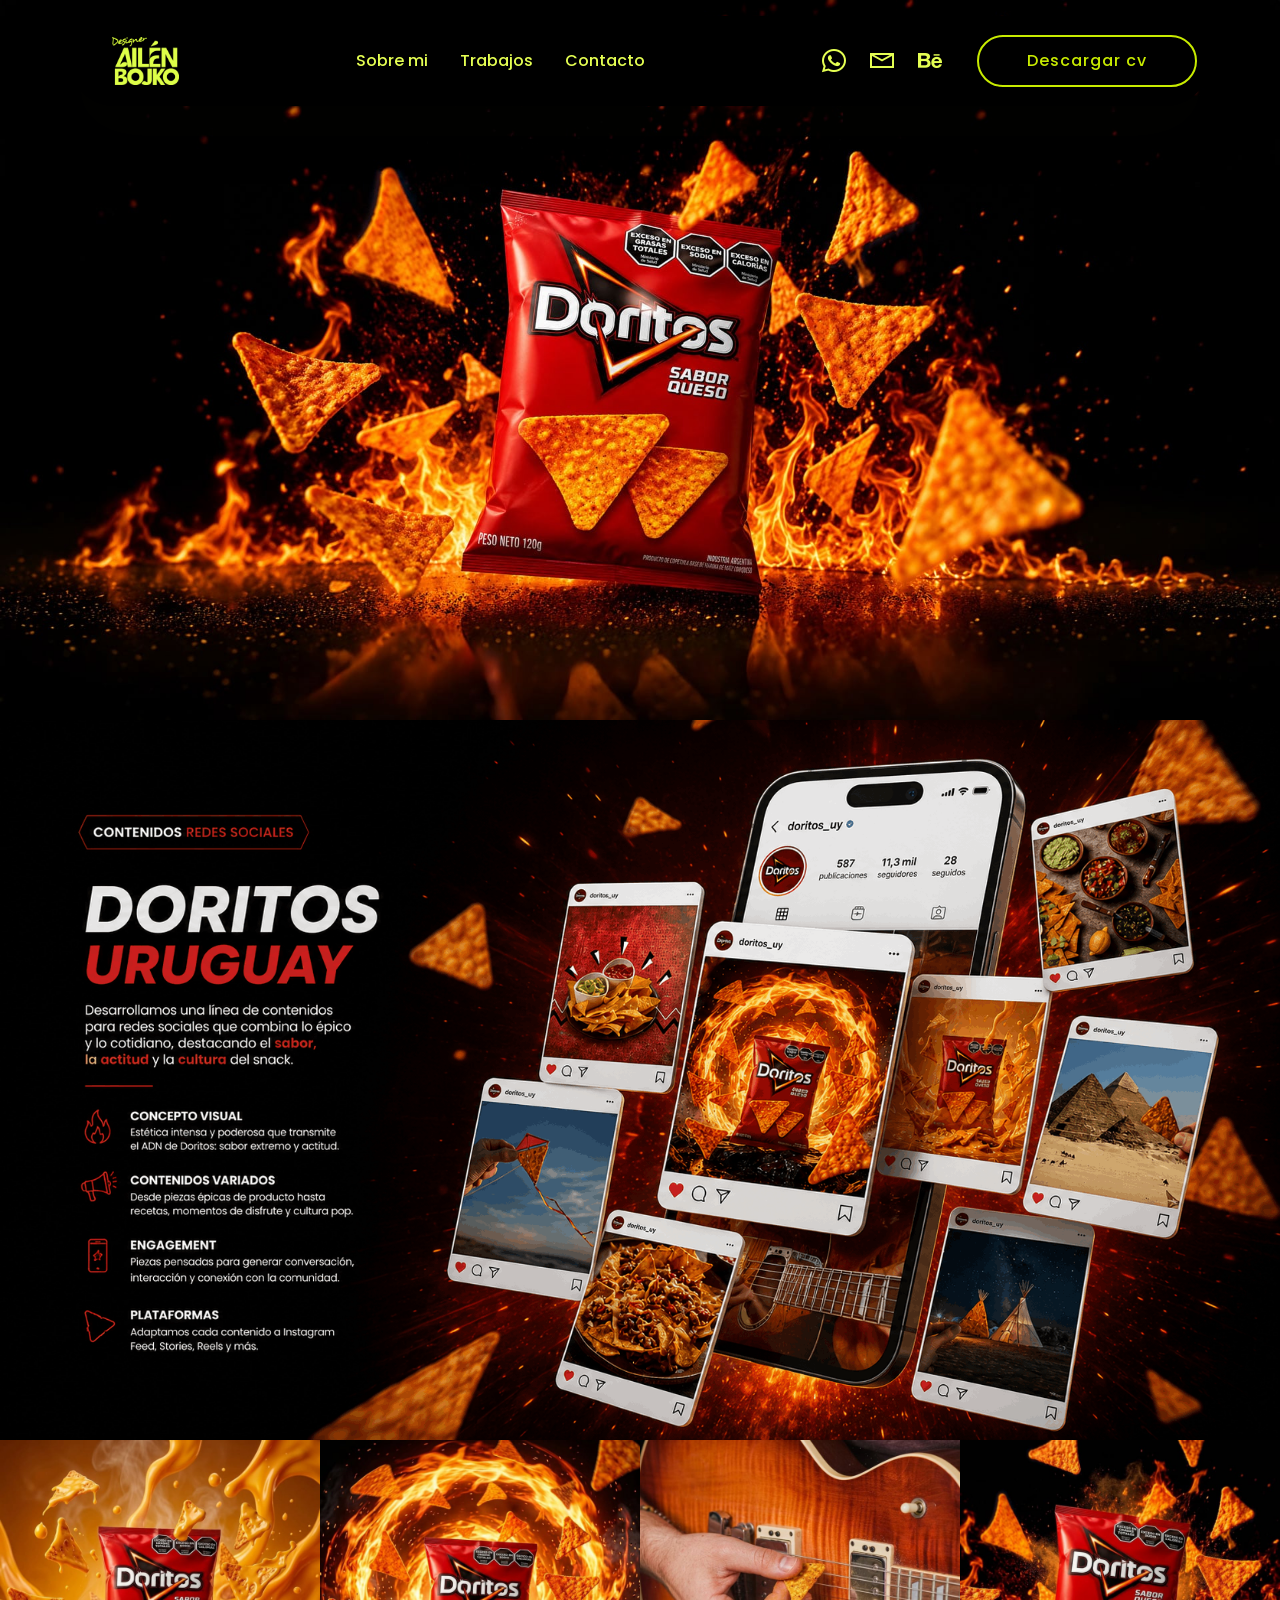
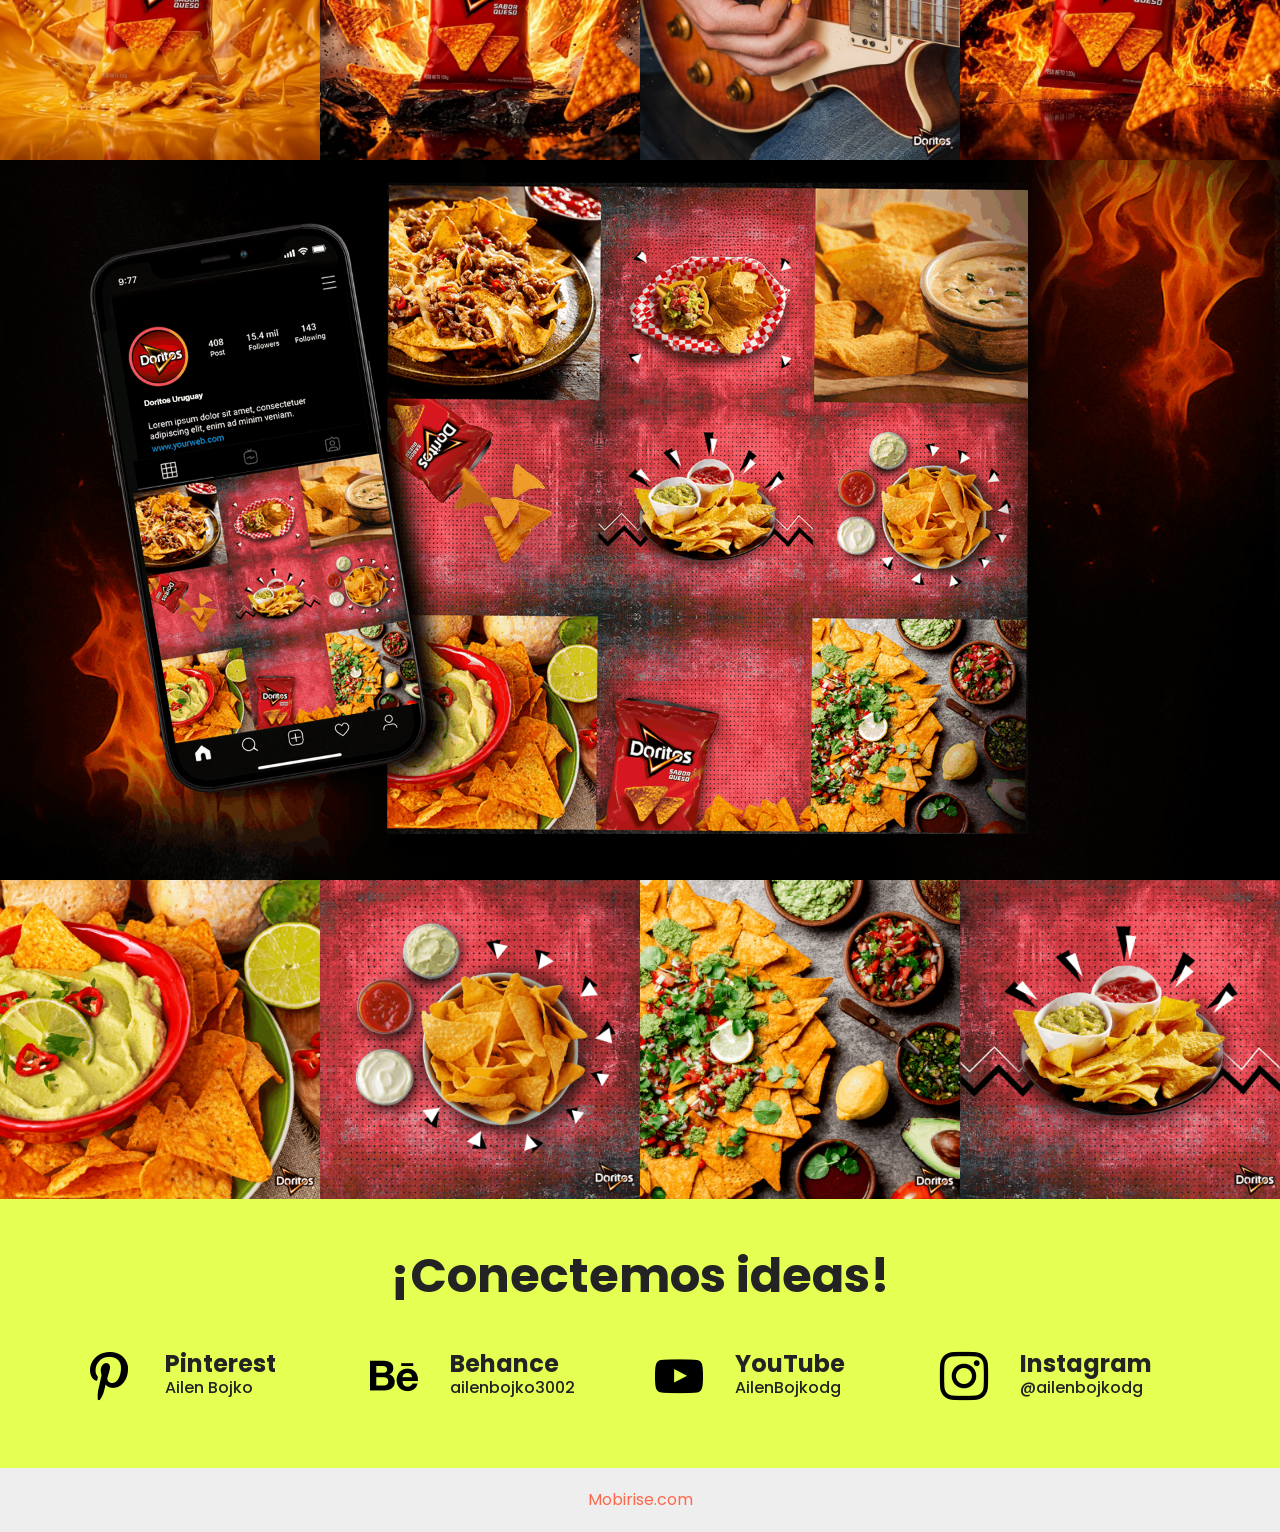
<file: page6.html>
<!DOCTYPE html>
<html  >
<head>
  <!-- Site made with Mobirise Website Builder v6.1.12, https://mobirise.com -->
  <meta charset="UTF-8">
  <meta http-equiv="X-UA-Compatible" content="IE=edge">
  <meta name="generator" content="Mobirise v6.1.12, mobirise.com">
  <meta name="viewport" content="width=device-width, initial-scale=1, minimum-scale=1">
  <link rel="shortcut icon" href="assets/images/perfil-ailen-26-128x128-1.png" type="image/x-icon">
  <meta name="description" content="">
  
  
  <title>D O R I T O S</title>
  <link rel="stylesheet" href="assets/web/assets/mobirise-icons2/mobirise2.css">
  <link rel="stylesheet" href="assets/web/assets/mobirise-icons/mobirise-icons.css">
  <link rel="stylesheet" href="assets/bootstrap/css/bootstrap.min.css">
  <link rel="stylesheet" href="assets/bootstrap/css/bootstrap-grid.min.css">
  <link rel="stylesheet" href="assets/bootstrap/css/bootstrap-reboot.min.css">
  <link rel="stylesheet" href="assets/tether/tether.min.css">
  <link rel="stylesheet" href="assets/dropdown/css/style.css">
  <link rel="stylesheet" href="assets/socicon/css/styles.css">
  <link rel="stylesheet" href="assets/theme/css/style.css">
  <link rel="stylesheet" href="assets/gallery/style.css">
  <link rel="preload" href="https://fonts.googleapis.com/css?family=Poppins:100,100i,200,200i,300,300i,400,400i,500,500i,600,600i,700,700i,800,800i,900,900i&display=swap" as="style" onload="this.onload=null;this.rel='stylesheet'">
  <noscript><link rel="stylesheet" href="https://fonts.googleapis.com/css?family=Poppins:100,100i,200,200i,300,300i,400,400i,500,500i,600,600i,700,700i,800,800i,900,900i&display=swap"></noscript>
  <link rel="preload" as="style" href="assets/mobirise/css/mbr-additional.css?v=Xzj5Tm"><link rel="stylesheet" href="assets/mobirise/css/mbr-additional.css?v=Xzj5Tm" type="text/css">

  
  
  
</head>
<body>
  
  <section class="menu menu2 cid-vr8UzFi70T" once="menu" id="menu02-7t">
	

	<nav class="navbar navbar-dropdown navbar-fixed-top navbar-expand-lg">
		<div class="container">
			<div class="navbar-brand">
				<span class="navbar-logo">
					<a href="index.html">
						<img src="assets/images/menu-96x68.png" alt="Mobirise Website Builder" style="height: 3rem;">
					</a>
				</span>
				
			</div>
			<button class="navbar-toggler" type="button" data-toggle="collapse" data-bs-toggle="collapse" data-target="#navbarSupportedContent" data-bs-target="#navbarSupportedContent" aria-controls="navbarNavAltMarkup" aria-expanded="false" aria-label="Toggle navigation">
				<div class="hamburger">
					<span></span>
					<span></span>
					<span></span>
					<span></span>
				</div>
			</button>
			<div class="collapse navbar-collapse" id="navbarSupportedContent">
				<ul class="navbar-nav nav-dropdown" data-app-modern-menu="true"><li class="nav-item">
						<a class="nav-link link text-danger text-primary display-4" href="page3.html">Sobre mi</a>
					</li>
					<li class="nav-item">
						<a class="nav-link link text-danger text-primary display-4" href="index.html#clients-6" aria-expanded="false">Trabajos</a>
					</li>
					<li class="nav-item">
						<a class="nav-link link text-danger text-primary display-4" href="index.html#contacts01-6d">Contacto</a>
					</li></ul>
				<div class="icons-menu">
					<a class="iconfont-wrapper" href="https://wa.me/1153485418">
						<span class="p-2 mbr-iconfont socicon-whatsapp socicon"></span>
					</a>
					<a class="iconfont-wrapper" href="mailto:ailenbojkodg@gmail.com?subject=ailenbojkodg%40gmail.com">
						<span class="p-2 mbr-iconfont mobi-mbri-letter mobi-mbri"></span>
					</a>
					<a class="iconfont-wrapper" href="https://www.behance.net/ailenbojko3002">
						<span class="p-2 mbr-iconfont socicon-behance socicon"></span>
					</a>
					
				</div>
				<div class="navbar-buttons mbr-section-btn"><a class="btn btn-danger-outline display-4" href="assets/files/CV_Ailen_Bojko-Interactivo.pdf">Descargar cv</a></div>
			</div>
		</div>
	</nav>
</section>

<section class="cid-vqCS9y3s8s" id="image2-7i">

    

    <figure class="mbr-figure">
        <div class="image-block" style="width: 100%;">
            <img src="assets/images/portada-doritos-1920x1080.jpg" alt="Mobirise" title="">
            
        </div>
    </figure>
</section>

<section class="cid-vqCSN4YrZx" id="image2-7k">

    

    <figure class="mbr-figure">
        <div class="image-block" style="width: 100%;">
            <img src="assets/images/doritos20explicativo-1672x941.png" alt="Mobirise" title="">
            
        </div>
    </figure>
</section>

<section class="mbr-gallery mbr-slider-carousel cid-sAr2EMbE8C" id="gallery3-1t">

    

    <div>
        <div><!-- Filter --><!-- Gallery --><div class="mbr-gallery-row"><div class="mbr-gallery-layout-default"><div><div><div class="mbr-gallery-item mbr-gallery-item--p0" data-video-url="false" data-tags="Animada"><div href="#lb-gallery3-1t" data-slide-to="0" data-bs-slide-to="0" data-toggle="modal" data-bs-toggle="modal"><img src="assets/images/immersed-in-cheddar-202607272229-1024x1024-800x800.jpg" alt="" title=""><span class="icon-focus"></span></div></div><div class="mbr-gallery-item mbr-gallery-item--p0" data-video-url="false" data-tags="Animada"><div href="#lb-gallery3-1t" data-slide-to="1" data-bs-slide-to="1" data-toggle="modal" data-bs-toggle="modal"><img src="assets/images/haceme-img-202607272221-1024x1024-800x800.jpg" alt="" title=""><span class="icon-focus"></span></div></div><div class="mbr-gallery-item mbr-gallery-item--p0" data-video-url="false" data-tags="Animada"><div href="#lb-gallery3-1t" data-slide-to="2" data-bs-slide-to="2" data-toggle="modal" data-bs-toggle="modal"><img src="assets/images/make-same-thing-realistic-202607272219-1024x1024-800x800.jpg" alt="" title=""><span class="icon-focus"></span></div></div><div class="mbr-gallery-item mbr-gallery-item--p0" data-video-url="false" data-tags="Animada"><div href="#lb-gallery3-1t" data-slide-to="3" data-bs-slide-to="3" data-toggle="modal" data-bs-toggle="modal"><img src="assets/images/haceme-img-202607272220-1024x1024-800x800.jpg" alt="" title=""><span class="icon-focus"></span></div></div></div></div><div class="clearfix"></div></div></div><!-- Lightbox --><div data-app-prevent-settings="" class="mbr-slider modal fade carousel slide" tabindex="-1" data-keyboard="true" data-bs-keyboard="true" data-interval="false" data-bs-interval="false" id="lb-gallery3-1t"><div class="modal-dialog"><div class="modal-content"><div class="modal-body"><div class="carousel-inner"><div class="carousel-item"><img src="assets/images/immersed-in-cheddar-202607272229-1024x1024.jpg" alt="" title=""></div><div class="carousel-item"><img src="assets/images/haceme-img-202607272221-1024x1024.jpg" alt="" title=""></div><div class="carousel-item"><img src="assets/images/make-same-thing-realistic-202607272219-1024x1024.jpg" alt="" title=""></div><div class="carousel-item active"><img src="assets/images/haceme-img-202607272220-1024x1024.jpg" alt="" title=""></div></div><a class="carousel-control carousel-control-prev" role="button" data-slide="prev" data-bs-slide="prev" href="#lb-gallery3-1t"><span class="mbri-left mbr-iconfont" aria-hidden="true"></span><span class="sr-only visually-hidden">Previous</span></a><a class="carousel-control carousel-control-next" role="button" data-slide="next" data-bs-slide="next" href="#lb-gallery3-1t"><span class="mbri-right mbr-iconfont" aria-hidden="true"></span><span class="sr-only visually-hidden">Next</span></a><a class="close" href="#" role="button" data-dismiss="modal" data-bs-dismiss="modal"><span class="sr-only visually-hidden">Close</span></a></div></div></div></div></div>
    </div>

</section>

<section class="cid-vqCSaOImGR" id="image2-7j">

    

    <figure class="mbr-figure">
        <div class="image-block" style="width: 100%;">
            <img src="assets/images/plantilla-doritos-1920x1080.png" alt="Mobirise" title="">
            
        </div>
    </figure>
</section>

<section class="mbr-gallery mbr-slider-carousel cid-vqCWWSQGpM" id="gallery3-7l">

    

    <div>
        <div><!-- Filter --><!-- Gallery --><div class="mbr-gallery-row"><div class="mbr-gallery-layout-default"><div><div><div class="mbr-gallery-item mbr-gallery-item--p0" data-video-url="false" data-tags="Animada"><div href="#lb-gallery3-7l" data-slide-to="0" data-bs-slide-to="0" data-toggle="modal" data-bs-toggle="modal"><img src="assets/images/posteo3-1001x996-800x796.png" alt="" title=""><span class="icon-focus"></span></div></div><div class="mbr-gallery-item mbr-gallery-item--p0" data-video-url="false" data-tags="Animada"><div href="#lb-gallery3-7l" data-slide-to="1" data-bs-slide-to="1" data-toggle="modal" data-bs-toggle="modal"><img src="assets/images/posteo4-1-1001x996-800x796.png" alt="" title=""><span class="icon-focus"></span></div></div><div class="mbr-gallery-item mbr-gallery-item--p0" data-video-url="false" data-tags="Animada"><div href="#lb-gallery3-7l" data-slide-to="2" data-bs-slide-to="2" data-toggle="modal" data-bs-toggle="modal"><img src="assets/images/posteo1-1001x996-800x796.png" alt="" title=""><span class="icon-focus"></span></div></div><div class="mbr-gallery-item mbr-gallery-item--p0" data-video-url="false" data-tags="Animada"><div href="#lb-gallery3-7l" data-slide-to="3" data-bs-slide-to="3" data-toggle="modal" data-bs-toggle="modal"><img src="assets/images/posteo5-1001x996-800x796.png" alt="" title=""><span class="icon-focus"></span></div></div></div></div><div class="clearfix"></div></div></div><!-- Lightbox --><div data-app-prevent-settings="" class="mbr-slider modal fade carousel slide" tabindex="-1" data-keyboard="true" data-bs-keyboard="true" data-interval="false" data-bs-interval="false" id="lb-gallery3-7l"><div class="modal-dialog"><div class="modal-content"><div class="modal-body"><div class="carousel-inner"><div class="carousel-item"><img src="assets/images/posteo3-1001x996.png" alt="" title=""></div><div class="carousel-item"><img src="assets/images/posteo4-1-1001x996.png" alt="" title=""></div><div class="carousel-item"><img src="assets/images/posteo1-1001x996.png" alt="" title=""></div><div class="carousel-item active"><img src="assets/images/posteo5-1001x996.png" alt="" title=""></div></div><a class="carousel-control carousel-control-prev" role="button" data-slide="prev" data-bs-slide="prev" href="#lb-gallery3-7l"><span class="mbri-left mbr-iconfont" aria-hidden="true"></span><span class="sr-only visually-hidden">Previous</span></a><a class="carousel-control carousel-control-next" role="button" data-slide="next" data-bs-slide="next" href="#lb-gallery3-7l"><span class="mbri-right mbr-iconfont" aria-hidden="true"></span><span class="sr-only visually-hidden">Next</span></a><a class="close" href="#" role="button" data-dismiss="modal" data-bs-dismiss="modal"><span class="sr-only visually-hidden">Close</span></a></div></div></div></div></div>
    </div>

</section>

<section class="social06 cid-vqCRYDLspk" id="social06-7f">
	

	
	
	<div class="container">
		<div class="row justify-content-center">
			<div class="col-12 content-head">
				<div class="mb-5">
					<h5 class="mbr-section-title mbr-fonts-style align-center mb-0 display-2"><strong>¡Conectemos ideas!</strong></h5>
					
				</div>
			</div>
		</div>
		<div class="row">
			

			
			
			<div class="item features-without-image col-12 col-md-6 col-lg-3 active">
				<div class="item-wrapper">
					<a href="https://ar.pinterest.com/ailenIbojko/art-direction-by-ailen-bojko/"><span class="mbr-iconfont m-auto socicon-pinterest socicon"></span></a>
					<div class="card-box">
						<h4 class="card-title mbr-fonts-style mb-1 display-5">
							<strong>Pinterest</strong></h4>
						<h5 class="card-text mbr-fonts-style display-7">Ailen Bojko</h5>
					</div>
				</div>
			</div><div class="item features-without-image col-12 col-md-6 col-lg-3">
				<div class="item-wrapper">
					<a href="https://www.behance.net/ailenbojko3002"><span class="mbr-iconfont m-auto socicon-behance socicon"></span></a>
					<div class="card-box">
						<h4 class="card-title mbr-fonts-style mb-1 display-5">
							<strong>Behance</strong></h4>
						<h5 class="card-text mbr-fonts-style display-7">ailenbojko3002</h5>
					</div>
				</div>
			</div><div class="item features-without-image col-12 col-md-6 col-lg-3">
				<div class="item-wrapper">
					<a href="https://www.youtube.com/@AilenBojkodg/featured"><span class="mbr-iconfont m-auto socicon-youtube socicon"></span></a>
					<div class="card-box">
						<h4 class="card-title mbr-fonts-style mb-1 display-5">
							<strong>YouTube</strong>
						</h4>
						<h5 class="card-text mbr-fonts-style display-7">AilenBojkodg</h5>
					</div>
				</div>
			</div><div class="item features-without-image col-12 col-md-6 col-lg-3">
				<div class="item-wrapper">
					<a href="https://www.instagram.com/ailenbojkodg/"><span class="mbr-iconfont m-auto socicon-instagram socicon"></span></a>
					<div class="card-box">
						<h4 class="card-title mbr-fonts-style mb-1 display-5">
							<strong>Instagram</strong></h4>
						<h5 class="card-text mbr-fonts-style display-7">@ailenbojkodg</h5>
					</div>
				</div>
			</div>
		</div>
	</div>
</section><section class="display-7" style="padding: 0;align-items: center;justify-content: center;flex-wrap: wrap;    align-content: center;display: flex;position: relative;height: 4rem;"><a href="https://mobiri.se/" style="flex: 1 1;height: 4rem;position: absolute;width: 100%;z-index: 1;"><img alt="" style="height: 4rem;" src="[data-uri]"></a><p style="margin: 0;text-align: center;" class="display-7">&#8204;</p><a style="z-index:1" href="https://mobirise.com">Mobirise.com </a></section><script src="assets/popper/popper.min.js"></script>  <script src="assets/web/assets/jquery/jquery.min.js"></script>  <script src="assets/bootstrap/js/bootstrap.min.js"></script>  <script src="assets/tether/tether.min.js"></script>  <script src="assets/smoothscroll/smooth-scroll.js"></script>  <script src="assets/dropdown/js/nav-dropdown.js"></script>  <script src="assets/dropdown/js/navbar-dropdown.js"></script>  <script src="assets/touchswipe/jquery.touch-swipe.min.js"></script>  <script src="assets/masonry/masonry.pkgd.min.js"></script>  <script src="assets/imagesloaded/imagesloaded.pkgd.min.js"></script>  <script src="assets/bootstrapcarouselswipe/bootstrap-carousel-swipe.js"></script>  <script src="assets/vimeoplayer/jquery.mb.vimeo_player.js"></script>  <script src="assets/theme/js/script.js"></script>  <script src="assets/gallery/player.min.js"></script>  <script src="assets/gallery/script.js"></script>  <script src="assets/slidervideo/script.js"></script>  
  
  
</body>
</html>
</file>
<file: assets/web/assets/mobirise-icons2/mobirise2.css>
@font-face {
  font-family: 'Moririse2';
  font-display: swap;
  src:  url('mobirise2.eot?f2bix4');
  src:  url('mobirise2.eot?f2bix4#iefix') format('embedded-opentype'),
    url('mobirise2.woff2?f2bix4') format('woff2'),
    url('mobirise2.woff?f2bix4') format('woff'),
    url('mobirise2.ttf?f2bix4') format('truetype'),
    url('mobirise2.svg?f2bix4#mobirise2') format('svg');
  font-weight: normal;
  font-style: normal;
}

[class^="mobi-"], [class*=" mobi-"] {
  /* use !important to prevent issues with browser extensions that change fonts */
  font-family: 'Moririse2' !important;
  speak: none;
  font-style: normal;
  font-weight: normal;
  font-variant: normal;
  text-transform: none;
  line-height: 1;

  /* Better Font Rendering =========== */
  -webkit-font-smoothing: antialiased;
  -moz-osx-font-smoothing: grayscale;
}

.mobi-mbri-add-submenu:before {
  content: "\e900";
}
.mobi-mbri-alert:before {
  content: "\e901";
}
.mobi-mbri-align-center:before {
  content: "\e902";
}
.mobi-mbri-align-justify:before {
  content: "\e903";
}
.mobi-mbri-align-left:before {
  content: "\e904";
}
.mobi-mbri-align-right:before {
  content: "\e905";
}
.mobi-mbri-android:before {
  content: "\e906";
}
.mobi-mbri-apple:before {
  content: "\e907";
}
.mobi-mbri-arrow-down:before {
  content: "\e908";
}
.mobi-mbri-arrow-next:before {
  content: "\e909";
}
.mobi-mbri-arrow-prev:before {
  content: "\e90a";
}
.mobi-mbri-arrow-up:before {
  content: "\e90b";
}
.mobi-mbri-bold:before {
  content: "\e90c";
}
.mobi-mbri-bookmark:before {
  content: "\e90d";
}
.mobi-mbri-bootstrap:before {
  content: "\e90e";
}
.mobi-mbri-briefcase:before {
  content: "\e90f";
}
.mobi-mbri-browse:before {
  content: "\e910";
}
.mobi-mbri-bulleted-list:before {
  content: "\e911";
}
.mobi-mbri-calendar:before {
  content: "\e912";
}
.mobi-mbri-camera:before {
  content: "\e913";
}
.mobi-mbri-cart-add:before {
  content: "\e914";
}
.mobi-mbri-cart-full:before {
  content: "\e915";
}
.mobi-mbri-cash:before {
  content: "\e916";
}
.mobi-mbri-change-style:before {
  content: "\e917";
}
.mobi-mbri-chat:before {
  content: "\e918";
}
.mobi-mbri-clock:before {
  content: "\e919";
}
.mobi-mbri-close:before {
  content: "\e91a";
}
.mobi-mbri-cloud:before {
  content: "\e91b";
}
.mobi-mbri-code:before {
  content: "\e91c";
}
.mobi-mbri-contact-form:before {
  content: "\e91d";
}
.mobi-mbri-credit-card:before {
  content: "\e91e";
}
.mobi-mbri-cursor-click:before {
  content: "\e91f";
}
.mobi-mbri-cust-feedback:before {
  content: "\e920";
}
.mobi-mbri-database:before {
  content: "\e921";
}
.mobi-mbri-delivery:before {
  content: "\e922";
}
.mobi-mbri-desktop:before {
  content: "\e923";
}
.mobi-mbri-devices:before {
  content: "\e924";
}
.mobi-mbri-down:before {
  content: "\e925";
}
.mobi-mbri-download-2:before {
  content: "\e926";
}
.mobi-mbri-download:before {
  content: "\e927";
}
.mobi-mbri-drag-n-drop-2:before {
  content: "\e928";
}
.mobi-mbri-drag-n-drop:before {
  content: "\e929";
}
.mobi-mbri-edit-2:before {
  content: "\e92a";
}
.mobi-mbri-edit:before {
  content: "\e92b";
}
.mobi-mbri-error:before {
  content: "\e92c";
}
.mobi-mbri-extension:before {
  content: "\e92d";
}
.mobi-mbri-features:before {
  content: "\e92e";
}
.mobi-mbri-file:before {
  content: "\e92f";
}
.mobi-mbri-flag:before {
  content: "\e930";
}
.mobi-mbri-folder:before {
  content: "\e931";
}
.mobi-mbri-gift:before {
  content: "\e932";
}
.mobi-mbri-github:before {
  content: "\e933";
}
.mobi-mbri-globe-2:before {
  content: "\e934";
}
.mobi-mbri-globe:before {
  content: "\e935";
}
.mobi-mbri-growing-chart:before {
  content: "\e936";
}
.mobi-mbri-hearth:before {
  content: "\e937";
}
.mobi-mbri-help:before {
  content: "\e938";
}
.mobi-mbri-home:before {
  content: "\e939";
}
.mobi-mbri-hot-cup:before {
  content: "\e93a";
}
.mobi-mbri-idea:before {
  content: "\e93b";
}
.mobi-mbri-image-gallery:before {
  content: "\e93c";
}
.mobi-mbri-image-slider:before {
  content: "\e93d";
}
.mobi-mbri-info:before {
  content: "\e93e";
}
.mobi-mbri-italic:before {
  content: "\e93f";
}
.mobi-mbri-key:before {
  content: "\e940";
}
.mobi-mbri-laptop:before {
  content: "\e941";
}
.mobi-mbri-layers:before {
  content: "\e942";
}
.mobi-mbri-left-right:before {
  content: "\e943";
}
.mobi-mbri-left:before {
  content: "\e944";
}
.mobi-mbri-letter:before {
  content: "\e945";
}
.mobi-mbri-like:before {
  content: "\e946";
}
.mobi-mbri-link:before {
  content: "\e947";
}
.mobi-mbri-lock:before {
  content: "\e948";
}
.mobi-mbri-login:before {
  content: "\e949";
}
.mobi-mbri-logout:before {
  content: "\e94a";
}
.mobi-mbri-magic-stick:before {
  content: "\e94b";
}
.mobi-mbri-map-pin:before {
  content: "\e94c";
}
.mobi-mbri-menu:before {
  content: "\e94d";
}
.mobi-mbri-mobile-2:before {
  content: "\e94e";
}
.mobi-mbri-mobile-horizontal:before {
  content: "\e94f";
}
.mobi-mbri-mobile:before {
  content: "\e950";
}
.mobi-mbri-mobirise:before {
  content: "\e951";
}
.mobi-mbri-more-horizontal:before {
  content: "\e952";
}
.mobi-mbri-more-vertical:before {
  content: "\e953";
}
.mobi-mbri-music:before {
  content: "\e954";
}
.mobi-mbri-new-file:before {
  content: "\e955";
}
.mobi-mbri-numbered-list:before {
  content: "\e956";
}
.mobi-mbri-opened-folder:before {
  content: "\e957";
}
.mobi-mbri-pages:before {
  content: "\e958";
}
.mobi-mbri-paper-plane:before {
  content: "\e959";
}
.mobi-mbri-paperclip:before {
  content: "\e95a";
}
.mobi-mbri-phone:before {
  content: "\e95b";
}
.mobi-mbri-photo:before {
  content: "\e95c";
}
.mobi-mbri-photos:before {
  content: "\e95d";
}
.mobi-mbri-pin:before {
  content: "\e95e";
}
.mobi-mbri-play:before {
  content: "\e95f";
}
.mobi-mbri-plus:before {
  content: "\e960";
}
.mobi-mbri-preview:before {
  content: "\e961";
}
.mobi-mbri-print:before {
  content: "\e962";
}
.mobi-mbri-protect:before {
  content: "\e963";
}
.mobi-mbri-question:before {
  content: "\e964";
}
.mobi-mbri-quote-left:before {
  content: "\e965";
}
.mobi-mbri-quote-right:before {
  content: "\e966";
}
.mobi-mbri-redo:before {
  content: "\e967";
}
.mobi-mbri-refresh:before {
  content: "\e968";
}
.mobi-mbri-responsive-2:before {
  content: "\e969";
}
.mobi-mbri-responsive:before {
  content: "\e96a";
}
.mobi-mbri-right:before {
  content: "\e96b";
}
.mobi-mbri-rocket:before {
  content: "\e96c";
}
.mobi-mbri-sad-face:before {
  content: "\e96d";
}
.mobi-mbri-sale:before {
  content: "\e96e";
}
.mobi-mbri-save:before {
  content: "\e96f";
}
.mobi-mbri-search:before {
  content: "\e970";
}
.mobi-mbri-setting-2:before {
  content: "\e971";
}
.mobi-mbri-setting-3:before {
  content: "\e972";
}
.mobi-mbri-setting:before {
  content: "\e973";
}
.mobi-mbri-share:before {
  content: "\e974";
}
.mobi-mbri-shopping-bag:before {
  content: "\e975";
}
.mobi-mbri-shopping-basket:before {
  content: "\e976";
}
.mobi-mbri-shopping-cart:before {
  content: "\e977";
}
.mobi-mbri-sites:before {
  content: "\e978";
}
.mobi-mbri-smile-face:before {
  content: "\e979";
}
.mobi-mbri-speed:before {
  content: "\e97a";
}
.mobi-mbri-star:before {
  content: "\e97b";
}
.mobi-mbri-success:before {
  content: "\e97c";
}
.mobi-mbri-sun:before {
  content: "\e97d";
}
.mobi-mbri-sun2:before {
  content: "\e97e";
}
.mobi-mbri-tablet-vertical:before {
  content: "\e97f";
}
.mobi-mbri-tablet:before {
  content: "\e980";
}
.mobi-mbri-target:before {
  content: "\e981";
}
.mobi-mbri-timer:before {
  content: "\e982";
}
.mobi-mbri-to-ftp:before {
  content: "\e983";
}
.mobi-mbri-to-local-drive:before {
  content: "\e984";
}
.mobi-mbri-touch-swipe:before {
  content: "\e985";
}
.mobi-mbri-touch:before {
  content: "\e986";
}
.mobi-mbri-trash:before {
  content: "\e987";
}
.mobi-mbri-underline:before {
  content: "\e988";
}
.mobi-mbri-undo:before {
  content: "\e989";
}
.mobi-mbri-unlink:before {
  content: "\e98a";
}
.mobi-mbri-unlock:before {
  content: "\e98b";
}
.mobi-mbri-up-down:before {
  content: "\e98c";
}
.mobi-mbri-up:before {
  content: "\e98d";
}
.mobi-mbri-update:before {
  content: "\e98e";
}
.mobi-mbri-upload-2:before {
  content: "\e98f";
}
.mobi-mbri-upload:before {
  content: "\e990";
}
.mobi-mbri-user-2:before {
  content: "\e991";
}
.mobi-mbri-user:before {
  content: "\e992";
}
.mobi-mbri-users:before {
  content: "\e993";
}
.mobi-mbri-video-play:before {
  content: "\e994";
}
.mobi-mbri-video:before {
  content: "\e995";
}
.mobi-mbri-watch:before {
  content: "\e996";
}
.mobi-mbri-website-theme-2:before {
  content: "\e997";
}
.mobi-mbri-website-theme:before {
  content: "\e998";
}
.mobi-mbri-wifi:before {
  content: "\e999";
}
.mobi-mbri-windows:before {
  content: "\e99a";
}
.mobi-mbri-zoom-in:before {
  content: "\e99b";
}
.mobi-mbri-zoom-out:before {
  content: "\e99c";
}
</file>
<file: assets/web/assets/mobirise-icons/mobirise-icons.css>
@font-face {
  font-family: 'MobiriseIcons';
  src:  url('mobirise-icons.eot?spat4u');
  src:  url('mobirise-icons.eot?spat4u#iefix') format('embedded-opentype'),
    url('mobirise-icons.woff2?spat4u') format('woff2'),
    url('mobirise-icons.woff?spat4u') format('woff'),
    url('mobirise-icons.ttf?spat4u') format('truetype'),
    url('mobirise-icons.svg?spat4u#MobiriseIcons') format('svg');
  font-weight: normal;
  font-style: normal;
  font-display: swap;
}

[class^="mbri-"], [class*=" mbri-"] {
  /* use !important to prevent issues with browser extensions that change fonts */
  font-family: MobiriseIcons !important;
  speak: none;
  font-style: normal;
  font-weight: normal;
  font-variant: normal;
  text-transform: none;
  line-height: 1;

  /* Better Font Rendering =========== */
  -webkit-font-smoothing: antialiased;
  -moz-osx-font-smoothing: grayscale;
}

.mbri-add-submenu:before {
  content: "\e900";
}
.mbri-alert:before {
  content: "\e901";
}
.mbri-align-center:before {
  content: "\e902";
}
.mbri-align-justify:before {
  content: "\e903";
}
.mbri-align-left:before {
  content: "\e904";
}
.mbri-align-right:before {
  content: "\e905";
}
.mbri-android:before {
  content: "\e906";
}
.mbri-apple:before {
  content: "\e907";
}
.mbri-arrow-down:before {
  content: "\e908";
}
.mbri-arrow-next:before {
  content: "\e909";
}
.mbri-arrow-prev:before {
  content: "\e90a";
}
.mbri-arrow-up:before {
  content: "\e90b";
}
.mbri-bold:before {
  content: "\e90c";
}
.mbri-bookmark:before {
  content: "\e90d";
}
.mbri-bootstrap:before {
  content: "\e90e";
}
.mbri-briefcase:before {
  content: "\e90f";
}
.mbri-browse:before {
  content: "\e910";
}
.mbri-bulleted-list:before {
  content: "\e911";
}
.mbri-calendar:before {
  content: "\e912";
}
.mbri-camera:before {
  content: "\e913";
}
.mbri-cart-add:before {
  content: "\e914";
}
.mbri-cart-full:before {
  content: "\e915";
}
.mbri-cash:before {
  content: "\e916";
}
.mbri-change-style:before {
  content: "\e917";
}
.mbri-chat:before {
  content: "\e918";
}
.mbri-clock:before {
  content: "\e919";
}
.mbri-close:before {
  content: "\e91a";
}
.mbri-cloud:before {
  content: "\e91b";
}
.mbri-code:before {
  content: "\e91c";
}
.mbri-contact-form:before {
  content: "\e91d";
}
.mbri-credit-card:before {
  content: "\e91e";
}
.mbri-cursor-click:before {
  content: "\e91f";
}
.mbri-cust-feedback:before {
  content: "\e920";
}
.mbri-database:before {
  content: "\e921";
}
.mbri-delivery:before {
  content: "\e922";
}
.mbri-desktop:before {
  content: "\e923";
}
.mbri-devices:before {
  content: "\e924";
}
.mbri-down:before {
  content: "\e925";
}
.mbri-download:before {
  content: "\e989";
}
.mbri-drag-n-drop:before {
  content: "\e927";
}
.mbri-drag-n-drop2:before {
  content: "\e928";
}
.mbri-edit:before {
  content: "\e929";
}
.mbri-edit2:before {
  content: "\e92a";
}
.mbri-error:before {
  content: "\e92b";
}
.mbri-extension:before {
  content: "\e92c";
}
.mbri-features:before {
  content: "\e92d";
}
.mbri-file:before {
  content: "\e92e";
}
.mbri-flag:before {
  content: "\e92f";
}
.mbri-folder:before {
  content: "\e930";
}
.mbri-gift:before {
  content: "\e931";
}
.mbri-github:before {
  content: "\e932";
}
.mbri-globe:before {
  content: "\e933";
}
.mbri-globe-2:before {
  content: "\e934";
}
.mbri-growing-chart:before {
  content: "\e935";
}
.mbri-hearth:before {
  content: "\e936";
}
.mbri-help:before {
  content: "\e937";
}
.mbri-home:before {
  content: "\e938";
}
.mbri-hot-cup:before {
  content: "\e939";
}
.mbri-idea:before {
  content: "\e93a";
}
.mbri-image-gallery:before {
  content: "\e93b";
}
.mbri-image-slider:before {
  content: "\e93c";
}
.mbri-info:before {
  content: "\e93d";
}
.mbri-italic:before {
  content: "\e93e";
}
.mbri-key:before {
  content: "\e93f";
}
.mbri-laptop:before {
  content: "\e940";
}
.mbri-layers:before {
  content: "\e941";
}
.mbri-left-right:before {
  content: "\e942";
}
.mbri-left:before {
  content: "\e943";
}
.mbri-letter:before {
  content: "\e944";
}
.mbri-like:before {
  content: "\e945";
}
.mbri-link:before {
  content: "\e946";
}
.mbri-lock:before {
  content: "\e947";
}
.mbri-login:before {
  content: "\e948";
}
.mbri-logout:before {
  content: "\e949";
}
.mbri-magic-stick:before {
  content: "\e94a";
}
.mbri-map-pin:before {
  content: "\e94b";
}
.mbri-menu:before {
  content: "\e94c";
}
.mbri-mobile:before {
  content: "\e94d";
}
.mbri-mobile2:before {
  content: "\e94e";
}
.mbri-mobirise:before {
  content: "\e94f";
}
.mbri-more-horizontal:before {
  content: "\e950";
}
.mbri-more-vertical:before {
  content: "\e951";
}
.mbri-music:before {
  content: "\e952";
}
.mbri-new-file:before {
  content: "\e953";
}
.mbri-numbered-list:before {
  content: "\e954";
}
.mbri-opened-folder:before {
  content: "\e955";
}
.mbri-pages:before {
  content: "\e956";
}
.mbri-paper-plane:before {
  content: "\e957";
}
.mbri-paperclip:before {
  content: "\e958";
}
.mbri-photo:before {
  content: "\e959";
}
.mbri-photos:before {
  content: "\e95a";
}
.mbri-pin:before {
  content: "\e95b";
}
.mbri-play:before {
  content: "\e95c";
}
.mbri-plus:before {
  content: "\e95d";
}
.mbri-preview:before {
  content: "\e95e";
}
.mbri-print:before {
  content: "\e95f";
}
.mbri-protect:before {
  content: "\e960";
}
.mbri-question:before {
  content: "\e961";
}
.mbri-quote-left:before {
  content: "\e962";
}
.mbri-quote-right:before {
  content: "\e963";
}
.mbri-refresh:before {
  content: "\e964";
}
.mbri-responsive:before {
  content: "\e965";
}
.mbri-right:before {
  content: "\e966";
}
.mbri-rocket:before {
  content: "\e967";
}
.mbri-sad-face:before {
  content: "\e968";
}
.mbri-sale:before {
  content: "\e969";
}
.mbri-save:before {
  content: "\e96a";
}
.mbri-search:before {
  content: "\e96b";
}
.mbri-setting:before {
  content: "\e96c";
}
.mbri-setting2:before {
  content: "\e96d";
}
.mbri-setting3:before {
  content: "\e96e";
}
.mbri-share:before {
  content: "\e96f";
}
.mbri-shopping-bag:before {
  content: "\e970";
}
.mbri-shopping-basket:before {
  content: "\e971";
}
.mbri-shopping-cart:before {
  content: "\e972";
}
.mbri-sites:before {
  content: "\e973";
}
.mbri-smile-face:before {
  content: "\e974";
}
.mbri-speed:before {
  content: "\e975";
}
.mbri-star:before {
  content: "\e976";
}
.mbri-success:before {
  content: "\e977";
}
.mbri-sun:before {
  content: "\e978";
}
.mbri-sun2:before {
  content: "\e979";
}
.mbri-tablet:before {
  content: "\e97a";
}
.mbri-tablet-vertical:before {
  content: "\e97b";
}
.mbri-target:before {
  content: "\e97c";
}
.mbri-timer:before {
  content: "\e97d";
}
.mbri-to-ftp:before {
  content: "\e97e";
}
.mbri-to-local-drive:before {
  content: "\e97f";
}
.mbri-touch-swipe:before {
  content: "\e980";
}
.mbri-touch:before {
  content: "\e981";
}
.mbri-trash:before {
  content: "\e982";
}
.mbri-underline:before {
  content: "\e983";
}
.mbri-unlink:before {
  content: "\e984";
}
.mbri-unlock:before {
  content: "\e985";
}
.mbri-up-down:before {
  content: "\e986";
}
.mbri-up:before {
  content: "\e987";
}
.mbri-update:before {
  content: "\e988";
}
.mbri-upload:before {
 content: "\e926"; 
}
.mbri-user:before {
  content: "\e98a";
}
.mbri-user2:before {
  content: "\e98b";
}
.mbri-users:before {
  content: "\e98c";
}
.mbri-video:before {
  content: "\e98d";
}
.mbri-video-play:before {
  content: "\e98e";
}
.mbri-watch:before {
  content: "\e98f";
}
.mbri-website-theme:before {
  content: "\e990";
}
.mbri-wifi:before {
  content: "\e991";
}
.mbri-windows:before {
  content: "\e992";
}
.mbri-zoom-out:before {
  content: "\e993";
}
.mbri-redo:before {
  content: "\e994";
}
.mbri-undo:before {
  content: "\e995";
}
</file>
<file: assets/dropdown/css/style.css>
.navbar-dropdown {
  left: 0;
  padding: 0;
  position: absolute;
  right: 0;
  top: 0;
  transition: all 0.45s ease;
  z-index: 1030;
  background: #282828; }
  .navbar-dropdown .navbar-logo {
    margin-right: 0.8rem;
    transition: margin 0.3s ease-in-out;
    vertical-align: middle; }
    .navbar-dropdown .navbar-logo img {
      height: 3.125rem;
      transition: all 0.3s ease-in-out; }
    .navbar-dropdown .navbar-logo.mbr-iconfont {
      font-size: 3.125rem;
      line-height: 3.125rem; }
  .navbar-dropdown .navbar-caption {
    font-weight: 700;
    white-space: normal;
    vertical-align: -4px;
    line-height: 3.125rem !important; }
    .navbar-dropdown .navbar-caption, .navbar-dropdown .navbar-caption:hover {
      color: inherit;
      text-decoration: none; }
  .navbar-dropdown .mbr-iconfont + .navbar-caption {
    vertical-align: -1px; }
  .navbar-dropdown.navbar-fixed-top {
    position: fixed; }
  .navbar-dropdown .navbar-brand span {
    vertical-align: -4px; }
  .navbar-dropdown.bg-color.transparent {
    background: none; }
  .navbar-dropdown.navbar-short .navbar-brand {
    padding: 0.625rem 0; }
    .navbar-dropdown.navbar-short .navbar-brand span {
      vertical-align: -1px; }
  .navbar-dropdown.navbar-short .navbar-caption {
    line-height: 2.375rem !important;
    vertical-align: -2px; }
  .navbar-dropdown.navbar-short .navbar-logo {
    margin-right: 0.5rem; }
    .navbar-dropdown.navbar-short .navbar-logo img {
      height: 2.375rem; }
    .navbar-dropdown.navbar-short .navbar-logo.mbr-iconfont {
      font-size: 2.375rem;
      line-height: 2.375rem; }
  .navbar-dropdown.navbar-short .mbr-table-cell {
    height: 3.625rem; }
  .navbar-dropdown .navbar-close {
    left: 0.6875rem;
    position: fixed;
    top: 0.75rem;
    z-index: 1000; }
  .navbar-dropdown .hamburger-icon {
    content: "";
    display: inline-block;
    vertical-align: middle;
    width: 16px;
    -webkit-box-shadow: 0 -6px 0 1px #282828,0 0 0 1px #282828,0 6px 0 1px #282828;
    -moz-box-shadow: 0 -6px 0 1px #282828,0 0 0 1px #282828,0 6px 0 1px #282828;
    box-shadow: 0 -6px 0 1px #282828,0 0 0 1px #282828,0 6px 0 1px #282828; }

.dropdown-menu .dropdown-toggle[data-toggle="dropdown-submenu"]::after {
  border-bottom: 0.35em solid transparent;
  border-left: 0.35em solid;
  border-right: 0;
  border-top: 0.35em solid transparent;
  margin-left: 0.3rem; }

.dropdown-menu .dropdown-item:focus {
  outline: 0; }

.nav-dropdown {
  font-size: 0.75rem;
  font-weight: 500;
  height: auto !important; }
  .nav-dropdown .nav-btn {
    padding-left: 1rem; }
  .nav-dropdown .link {
    margin: .667em 1.667em;
    font-weight: 500;
    padding: 0;
    transition: color .2s ease-in-out; }
    .nav-dropdown .link.dropdown-toggle {
      margin-right: 2.583em; }
      .nav-dropdown .link.dropdown-toggle::after {
        margin-left: .25rem;
        border-top: 0.35em solid;
        border-right: 0.35em solid transparent;
        border-left: 0.35em solid transparent;
        border-bottom: 0; }
      .nav-dropdown .link.dropdown-toggle[aria-expanded="true"] {
        margin: 0;
        padding: 0.667em 3.263em  0.667em 1.667em; }
  .nav-dropdown .link::after,
  .nav-dropdown .dropdown-item::after {
    color: inherit; }
  .nav-dropdown .btn {
    font-size: 0.75rem;
    font-weight: 700;
    letter-spacing: 0;
    margin-bottom: 0;
    padding-left: 1.25rem;
    padding-right: 1.25rem; }
  .nav-dropdown .dropdown-menu {
    border-radius: 0;
    border: 0;
    left: 0;
    margin: 0;
    padding-bottom: 1.25rem;
    padding-top: 1.25rem;
    position: relative; }
  .nav-dropdown .dropdown-submenu {
    margin-left: 0.125rem;
    top: 0; }
  .nav-dropdown .dropdown-item {
    font-weight: 500;
    line-height: 2;
    padding: 0.3846em 4.615em 0.3846em 1.5385em;
    position: relative;
    transition: color .2s ease-in-out, background-color .2s ease-in-out; }
    .nav-dropdown .dropdown-item::after {
      margin-top: -0.3077em;
      position: absolute;
      right: 1.1538em;
      top: 50%; }
    .nav-dropdown .dropdown-item:focus, .nav-dropdown .dropdown-item:hover {
      background: none; }

@media (max-width: 767px) {
  .nav-dropdown.navbar-toggleable-sm {
    bottom: 0;
    display: none;
    left: 0;
    overflow-x: hidden;
    position: fixed;
    top: 0;
    transform: translateX(-100%);
    -ms-transform: translateX(-100%);
    -webkit-transform: translateX(-100%);
    width: 18.75rem;
    z-index: 999; } }
.nav-dropdown.navbar-toggleable-xl {
  bottom: 0;
  display: none;
  left: 0;
  overflow-x: hidden;
  position: fixed;
  top: 0;
  transform: translateX(-100%);
  -ms-transform: translateX(-100%);
  -webkit-transform: translateX(-100%);
  width: 18.75rem;
  z-index: 999; }

.nav-dropdown-sm {
  display: block !important;
  overflow-x: hidden;
  overflow: auto;
  padding-top: 3.875rem; }
  .nav-dropdown-sm::after {
    content: "";
    display: block;
    height: 3rem;
    width: 100%; }
  .nav-dropdown-sm.collapse.in ~ .navbar-close {
    display: block !important; }
  .nav-dropdown-sm.collapsing, .nav-dropdown-sm.collapse.in {
    transform: translateX(0);
    -ms-transform: translateX(0);
    -webkit-transform: translateX(0);
    transition: all 0.25s ease-out;
    -webkit-transition: all 0.25s ease-out;
    background: #282828; }
  .nav-dropdown-sm.collapsing[aria-expanded="false"] {
    transform: translateX(-100%);
    -ms-transform: translateX(-100%);
    -webkit-transform: translateX(-100%); }
  .nav-dropdown-sm .nav-item {
    display: block;
    margin-left: 0 !important;
    padding-left: 0; }
  .nav-dropdown-sm .link,
  .nav-dropdown-sm .dropdown-item {
    border-top: 1px dotted rgba(255, 255, 255, 0.1);
    font-size: 0.8125rem;
    line-height: 1.6;
    margin: 0 !important;
    padding: 0.875rem 2.4rem 0.875rem 1.5625rem !important;
    position: relative;
    white-space: normal; }
    .nav-dropdown-sm .link:focus, .nav-dropdown-sm .link:hover,
    .nav-dropdown-sm .dropdown-item:focus,
    .nav-dropdown-sm .dropdown-item:hover {
      background: rgba(0, 0, 0, 0.2) !important;
      color: #c0a375; }
  .nav-dropdown-sm .nav-btn {
    position: relative;
    padding: 1.5625rem 1.5625rem 0 1.5625rem; }
    .nav-dropdown-sm .nav-btn::before {
      border-top: 1px dotted rgba(255, 255, 255, 0.1);
      content: "";
      left: 0;
      position: absolute;
      top: 0;
      width: 100%; }
    .nav-dropdown-sm .nav-btn + .nav-btn {
      padding-top: 0.625rem; }
      .nav-dropdown-sm .nav-btn + .nav-btn::before {
        display: none; }
  .nav-dropdown-sm .btn {
    padding: 0.625rem 0; }
  .nav-dropdown-sm .dropdown-toggle[data-toggle="dropdown-submenu"]::after {
    margin-left: .25rem;
    border-top: 0.35em solid;
    border-right: 0.35em solid transparent;
    border-left: 0.35em solid transparent;
    border-bottom: 0; }
  .nav-dropdown-sm .dropdown-toggle[data-toggle="dropdown-submenu"][aria-expanded="true"]::after {
    border-top: 0;
    border-right: 0.35em solid transparent;
    border-left: 0.35em solid transparent;
    border-bottom: 0.35em solid; }
  .nav-dropdown-sm .dropdown-menu {
    margin: 0;
    padding: 0;
    position: relative;
    top: 0;
    left: 0;
    width: 100%;
    border: 0;
    float: none;
    border-radius: 0;
    background: none; }
  .nav-dropdown-sm .dropdown-submenu {
    left: 100%;
    margin-left: 0.125rem;
    margin-top: -1.25rem;
    top: 0; }

.navbar-toggleable-sm .nav-dropdown .dropdown-menu {
  position: absolute; }

.navbar-toggleable-sm .nav-dropdown .dropdown-submenu {
  left: 100%;
  margin-left: 0.125rem;
  margin-top: -1.25rem;
  top: 0; }

.navbar-toggleable-sm.opened .nav-dropdown .dropdown-menu {
  position: relative; }

.navbar-toggleable-sm.opened .nav-dropdown .dropdown-submenu {
  left: 0;
  margin-left: 00rem;
  margin-top: 0rem;
  top: 0; }

.is-builder .nav-dropdown.collapsing {
  transition: none !important; }

/*# sourceMappingURL=style.css.map */
</file>
<file: assets/socicon/css/styles.css>
@charset "UTF-8";

@font-face {
  font-family: 'Socicon';
  src:  url('../fonts/socicon.eot');
  src:  url('../fonts/socicon.eot?#iefix') format('embedded-opentype'),
    url('../fonts/socicon.woff2') format('woff2'),
    url('../fonts/socicon.ttf') format('truetype'),
    url('../fonts/socicon.woff') format('woff'),
    url('../fonts/socicon.svg#socicon') format('svg');
  font-weight: normal;
  font-style: normal;
}

[data-icon]:before {
  font-family: "socicon" !important;
  content: attr(data-icon);
  font-style: normal !important;
  font-weight: normal !important;
  font-variant: normal !important;
  text-transform: none !important;
  speak: none;
  line-height: 1;
  -webkit-font-smoothing: antialiased;
  -moz-osx-font-smoothing: grayscale;
}

[class^="socicon-"], [class*=" socicon-"] {
  /* use !important to prevent issues with browser extensions that change fonts */
  font-family: 'Socicon' !important;
  speak: none;
  font-style: normal;
  font-weight: normal;
  font-variant: normal;
  text-transform: none;
  line-height: 1;

  /* Better Font Rendering =========== */
  -webkit-font-smoothing: antialiased;
  -moz-osx-font-smoothing: grayscale;
}

.socicon-eitaa:before {
  content: "\e97c";
}
.socicon-soroush:before {
  content: "\e97d";
}
.socicon-bale:before {
  content: "\e97e";
}
.socicon-zazzle:before {
  content: "\e97b";
}
.socicon-society6:before {
  content: "\e97a";
}
.socicon-redbubble:before {
  content: "\e979";
}
.socicon-avvo:before {
  content: "\e978";
}
.socicon-stitcher:before {
  content: "\e977";
}
.socicon-googlehangouts:before {
  content: "\e974";
}
.socicon-dlive:before {
  content: "\e975";
}
.socicon-vsco:before {
  content: "\e976";
}
.socicon-flipboard:before {
  content: "\e973";
}
.socicon-ubuntu:before {
  content: "\e958";
}
.socicon-artstation:before {
  content: "\e959";
}
.socicon-invision:before {
  content: "\e95a";
}
.socicon-torial:before {
  content: "\e95b";
}
.socicon-collectorz:before {
  content: "\e95c";
}
.socicon-seenthis:before {
  content: "\e95d";
}
.socicon-googleplaymusic:before {
  content: "\e95e";
}
.socicon-debian:before {
  content: "\e95f";
}
.socicon-filmfreeway:before {
  content: "\e960";
}
.socicon-gnome:before {
  content: "\e961";
}
.socicon-itchio:before {
  content: "\e962";
}
.socicon-jamendo:before {
  content: "\e963";
}
.socicon-mix:before {
  content: "\e964";
}
.socicon-sharepoint:before {
  content: "\e965";
}
.socicon-tinder:before {
  content: "\e966";
}
.socicon-windguru:before {
  content: "\e967";
}
.socicon-cdbaby:before {
  content: "\e968";
}
.socicon-elementaryos:before {
  content: "\e969";
}
.socicon-stage32:before {
  content: "\e96a";
}
.socicon-tiktok:before {
  content: "\e96b";
}
.socicon-gitter:before {
  content: "\e96c";
}
.socicon-letterboxd:before {
  content: "\e96d";
}
.socicon-threema:before {
  content: "\e96e";
}
.socicon-splice:before {
  content: "\e96f";
}
.socicon-metapop:before {
  content: "\e970";
}
.socicon-naver:before {
  content: "\e971";
}
.socicon-remote:before {
  content: "\e972";
}
.socicon-internet:before {
  content: "\e957";
}
.socicon-moddb:before {
  content: "\e94b";
}
.socicon-indiedb:before {
  content: "\e94c";
}
.socicon-traxsource:before {
  content: "\e94d";
}
.socicon-gamefor:before {
  content: "\e94e";
}
.socicon-pixiv:before {
  content: "\e94f";
}
.socicon-myanimelist:before {
  content: "\e950";
}
.socicon-blackberry:before {
  content: "\e951";
}
.socicon-wickr:before {
  content: "\e952";
}
.socicon-spip:before {
  content: "\e953";
}
.socicon-napster:before {
  content: "\e954";
}
.socicon-beatport:before {
  content: "\e955";
}
.socicon-hackerone:before {
  content: "\e956";
}
.socicon-hackernews:before {
  content: "\e946";
}
.socicon-smashwords:before {
  content: "\e947";
}
.socicon-kobo:before {
  content: "\e948";
}
.socicon-bookbub:before {
  content: "\e949";
}
.socicon-mailru:before {
  content: "\e94a";
}
.socicon-gitlab:before {
  content: "\e945";
}
.socicon-instructables:before {
  content: "\e944";
}
.socicon-portfolio:before {
  content: "\e943";
}
.socicon-codered:before {
  content: "\e940";
}
.socicon-origin:before {
  content: "\e941";
}
.socicon-nextdoor:before {
  content: "\e942";
}
.socicon-udemy:before {
  content: "\e93f";
}
.socicon-livemaster:before {
  content: "\e93e";
}
.socicon-crunchbase:before {
  content: "\e93b";
}
.socicon-homefy:before {
  content: "\e93c";
}
.socicon-calendly:before {
  content: "\e93d";
}
.socicon-realtor:before {
  content: "\e90f";
}
.socicon-tidal:before {
  content: "\e910";
}
.socicon-qobuz:before {
  content: "\e911";
}
.socicon-natgeo:before {
  content: "\e912";
}
.socicon-mastodon:before {
  content: "\e913";
}
.socicon-unsplash:before {
  content: "\e914";
}
.socicon-homeadvisor:before {
  content: "\e915";
}
.socicon-angieslist:before {
  content: "\e916";
}
.socicon-codepen:before {
  content: "\e917";
}
.socicon-slack:before {
  content: "\e918";
}
.socicon-openaigym:before {
  content: "\e919";
}
.socicon-logmein:before {
  content: "\e91a";
}
.socicon-fiverr:before {
  content: "\e91b";
}
.socicon-gotomeeting:before {
  content: "\e91c";
}
.socicon-aliexpress:before {
  content: "\e91d";
}
.socicon-guru:before {
  content: "\e91e";
}
.socicon-appstore:before {
  content: "\e91f";
}
.socicon-homes:before {
  content: "\e920";
}
.socicon-zoom:before {
  content: "\e921";
}
.socicon-alibaba:before {
  content: "\e922";
}
.socicon-craigslist:before {
  content: "\e923";
}
.socicon-wix:before {
  content: "\e924";
}
.socicon-redfin:before {
  content: "\e925";
}
.socicon-googlecalendar:before {
  content: "\e926";
}
.socicon-shopify:before {
  content: "\e927";
}
.socicon-freelancer:before {
  content: "\e928";
}
.socicon-seedrs:before {
  content: "\e929";
}
.socicon-bing:before {
  content: "\e92a";
}
.socicon-doodle:before {
  content: "\e92b";
}
.socicon-bonanza:before {
  content: "\e92c";
}
.socicon-squarespace:before {
  content: "\e92d";
}
.socicon-toptal:before {
  content: "\e92e";
}
.socicon-gust:before {
  content: "\e92f";
}
.socicon-ask:before {
  content: "\e930";
}
.socicon-trulia:before {
  content: "\e931";
}
.socicon-loomly:before {
  content: "\e932";
}
.socicon-ghost:before {
  content: "\e933";
}
.socicon-upwork:before {
  content: "\e934";
}
.socicon-fundable:before {
  content: "\e935";
}
.socicon-booking:before {
  content: "\e936";
}
.socicon-googlemaps:before {
  content: "\e937";
}
.socicon-zillow:before {
  content: "\e938";
}
.socicon-niconico:before {
  content: "\e939";
}
.socicon-toneden:before {
  content: "\e93a";
}
.socicon-augment:before {
  content: "\e908";
}
.socicon-bitbucket:before {
  content: "\e909";
}
.socicon-fyuse:before {
  content: "\e90a";
}
.socicon-yt-gaming:before {
  content: "\e90b";
}
.socicon-sketchfab:before {
  content: "\e90c";
}
.socicon-mobcrush:before {
  content: "\e90d";
}
.socicon-microsoft:before {
  content: "\e90e";
}
.socicon-pandora:before {
  content: "\e907";
}
.socicon-messenger:before {
  content: "\e906";
}
.socicon-gamewisp:before {
  content: "\e905";
}
.socicon-bloglovin:before {
  content: "\e904";
}
.socicon-tunein:before {
  content: "\e903";
}
.socicon-gamejolt:before {
  content: "\e901";
}
.socicon-trello:before {
  content: "\e902";
}
.socicon-spreadshirt:before {
  content: "\e900";
}
.socicon-500px:before {
  content: "\e000";
}
.socicon-8tracks:before {
  content: "\e001";
}
.socicon-airbnb:before {
  content: "\e002";
}
.socicon-alliance:before {
  content: "\e003";
}
.socicon-amazon:before {
  content: "\e004";
}
.socicon-amplement:before {
  content: "\e005";
}
.socicon-android:before {
  content: "\e006";
}
.socicon-angellist:before {
  content: "\e007";
}
.socicon-apple:before {
  content: "\e008";
}
.socicon-appnet:before {
  content: "\e009";
}
.socicon-baidu:before {
  content: "\e00a";
}
.socicon-bandcamp:before {
  content: "\e00b";
}
.socicon-battlenet:before {
  content: "\e00c";
}
.socicon-mixer:before {
  content: "\e00d";
}
.socicon-bebee:before {
  content: "\e00e";
}
.socicon-bebo:before {
  content: "\e00f";
}
.socicon-behance:before {
  content: "\e010";
}
.socicon-blizzard:before {
  content: "\e011";
}
.socicon-blogger:before {
  content: "\e012";
}
.socicon-buffer:before {
  content: "\e013";
}
.socicon-chrome:before {
  content: "\e014";
}
.socicon-coderwall:before {
  content: "\e015";
}
.socicon-curse:before {
  content: "\e016";
}
.socicon-dailymotion:before {
  content: "\e017";
}
.socicon-deezer:before {
  content: "\e018";
}
.socicon-delicious:before {
  content: "\e019";
}
.socicon-deviantart:before {
  content: "\e01a";
}
.socicon-diablo:before {
  content: "\e01b";
}
.socicon-digg:before {
  content: "\e01c";
}
.socicon-discord:before {
  content: "\e01d";
}
.socicon-disqus:before {
  content: "\e01e";
}
.socicon-douban:before {
  content: "\e01f";
}
.socicon-draugiem:before {
  content: "\e020";
}
.socicon-dribbble:before {
  content: "\e021";
}
.socicon-drupal:before {
  content: "\e022";
}
.socicon-ebay:before {
  content: "\e023";
}
.socicon-ello:before {
  content: "\e024";
}
.socicon-endomodo:before {
  content: "\e025";
}
.socicon-envato:before {
  content: "\e026";
}
.socicon-etsy:before {
  content: "\e027";
}
.socicon-facebook:before {
  content: "\e028";
}
.socicon-feedburner:before {
  content: "\e029";
}
.socicon-filmweb:before {
  content: "\e02a";
}
.socicon-firefox:before {
  content: "\e02b";
}
.socicon-flattr:before {
  content: "\e02c";
}
.socicon-flickr:before {
  content: "\e02d";
}
.socicon-formulr:before {
  content: "\e02e";
}
.socicon-forrst:before {
  content: "\e02f";
}
.socicon-foursquare:before {
  content: "\e030";
}
.socicon-friendfeed:before {
  content: "\e031";
}
.socicon-github:before {
  content: "\e032";
}
.socicon-goodreads:before {
  content: "\e033";
}
.socicon-google:before {
  content: "\e034";
}
.socicon-googlescholar:before {
  content: "\e035";
}
.socicon-googlegroups:before {
  content: "\e036";
}
.socicon-googlephotos:before {
  content: "\e037";
}
.socicon-googleplus:before {
  content: "\e038";
}
.socicon-grooveshark:before {
  content: "\e039";
}
.socicon-hackerrank:before {
  content: "\e03a";
}
.socicon-hearthstone:before {
  content: "\e03b";
}
.socicon-hellocoton:before {
  content: "\e03c";
}
.socicon-heroes:before {
  content: "\e03d";
}
.socicon-smashcast:before {
  content: "\e03e";
}
.socicon-horde:before {
  content: "\e03f";
}
.socicon-houzz:before {
  content: "\e040";
}
.socicon-icq:before {
  content: "\e041";
}
.socicon-identica:before {
  content: "\e042";
}
.socicon-imdb:before {
  content: "\e043";
}
.socicon-instagram:before {
  content: "\e044";
}
.socicon-issuu:before {
  content: "\e045";
}
.socicon-istock:before {
  content: "\e046";
}
.socicon-itunes:before {
  content: "\e047";
}
.socicon-keybase:before {
  content: "\e048";
}
.socicon-lanyrd:before {
  content: "\e049";
}
.socicon-lastfm:before {
  content: "\e04a";
}
.socicon-line:before {
  content: "\e04b";
}
.socicon-linkedin:before {
  content: "\e04c";
}
.socicon-livejournal:before {
  content: "\e04d";
}
.socicon-lyft:before {
  content: "\e04e";
}
.socicon-macos:before {
  content: "\e04f";
}
.socicon-mail:before {
  content: "\e050";
}
.socicon-medium:before {
  content: "\e051";
}
.socicon-meetup:before {
  content: "\e052";
}
.socicon-mixcloud:before {
  content: "\e053";
}
.socicon-modelmayhem:before {
  content: "\e054";
}
.socicon-mumble:before {
  content: "\e055";
}
.socicon-myspace:before {
  content: "\e056";
}
.socicon-newsvine:before {
  content: "\e057";
}
.socicon-nintendo:before {
  content: "\e058";
}
.socicon-npm:before {
  content: "\e059";
}
.socicon-odnoklassniki:before {
  content: "\e05a";
}
.socicon-openid:before {
  content: "\e05b";
}
.socicon-opera:before {
  content: "\e05c";
}
.socicon-outlook:before {
  content: "\e05d";
}
.socicon-overwatch:before {
  content: "\e05e";
}
.socicon-patreon:before {
  content: "\e05f";
}
.socicon-paypal:before {
  content: "\e060";
}
.socicon-periscope:before {
  content: "\e061";
}
.socicon-persona:before {
  content: "\e062";
}
.socicon-pinterest:before {
  content: "\e063";
}
.socicon-play:before {
  content: "\e064";
}
.socicon-player:before {
  content: "\e065";
}
.socicon-playstation:before {
  content: "\e066";
}
.socicon-pocket:before {
  content: "\e067";
}
.socicon-qq:before {
  content: "\e068";
}
.socicon-quora:before {
  content: "\e069";
}
.socicon-raidcall:before {
  content: "\e06a";
}
.socicon-ravelry:before {
  content: "\e06b";
}
.socicon-reddit:before {
  content: "\e06c";
}
.socicon-renren:before {
  content: "\e06d";
}
.socicon-researchgate:before {
  content: "\e06e";
}
.socicon-residentadvisor:before {
  content: "\e06f";
}
.socicon-reverbnation:before {
  content: "\e070";
}
.socicon-rss:before {
  content: "\e071";
}
.socicon-sharethis:before {
  content: "\e072";
}
.socicon-skype:before {
  content: "\e073";
}
.socicon-slideshare:before {
  content: "\e074";
}
.socicon-smugmug:before {
  content: "\e075";
}
.socicon-snapchat:before {
  content: "\e076";
}
.socicon-songkick:before {
  content: "\e077";
}
.socicon-soundcloud:before {
  content: "\e078";
}
.socicon-spotify:before {
  content: "\e079";
}
.socicon-stackexchange:before {
  content: "\e07a";
}
.socicon-stackoverflow:before {
  content: "\e07b";
}
.socicon-starcraft:before {
  content: "\e07c";
}
.socicon-stayfriends:before {
  content: "\e07d";
}
.socicon-steam:before {
  content: "\e07e";
}
.socicon-storehouse:before {
  content: "\e07f";
}
.socicon-strava:before {
  content: "\e080";
}
.socicon-streamjar:before {
  content: "\e081";
}
.socicon-stumbleupon:before {
  content: "\e082";
}
.socicon-swarm:before {
  content: "\e083";
}
.socicon-teamspeak:before {
  content: "\e084";
}
.socicon-teamviewer:before {
  content: "\e085";
}
.socicon-technorati:before {
  content: "\e086";
}
.socicon-telegram:before {
  content: "\e087";
}
.socicon-tripadvisor:before {
  content: "\e088";
}
.socicon-tripit:before {
  content: "\e089";
}
.socicon-triplej:before {
  content: "\e08a";
}
.socicon-tumblr:before {
  content: "\e08b";
}
.socicon-twitch:before {
  content: "\e08c";
}
.socicon-twitter:before {
  content: "\e08d";
}
.socicon-uber:before {
  content: "\e08e";
}
.socicon-ventrilo:before {
  content: "\e08f";
}
.socicon-viadeo:before {
  content: "\e090";
}
.socicon-viber:before {
  content: "\e091";
}
.socicon-viewbug:before {
  content: "\e092";
}
.socicon-vimeo:before {
  content: "\e093";
}
.socicon-vine:before {
  content: "\e094";
}
.socicon-vkontakte:before {
  content: "\e095";
}
.socicon-warcraft:before {
  content: "\e096";
}
.socicon-wechat:before {
  content: "\e097";
}
.socicon-weibo:before {
  content: "\e098";
}
.socicon-whatsapp:before {
  content: "\e099";
}
.socicon-wikipedia:before {
  content: "\e09a";
}
.socicon-windows:before {
  content: "\e09b";
}
.socicon-wordpress:before {
  content: "\e09c";
}
.socicon-wykop:before {
  content: "\e09d";
}
.socicon-xbox:before {
  content: "\e09e";
}
.socicon-xing:before {
  content: "\e09f";
}
.socicon-yahoo:before {
  content: "\e0a0";
}
.socicon-yammer:before {
  content: "\e0a1";
}
.socicon-yandex:before {
  content: "\e0a2";
}
.socicon-yelp:before {
  content: "\e0a3";
}
.socicon-younow:before {
  content: "\e0a4";
}
.socicon-youtube:before {
  content: "\e0a5";
}
.socicon-zapier:before {
  content: "\e0a6";
}
.socicon-zerply:before {
  content: "\e0a7";
}
.socicon-zomato:before {
  content: "\e0a8";
}
.socicon-zynga:before {
  content: "\e0a9";
}
</file>
<file: assets/theme/css/style.css>
/*!
 * Mobirise v4 theme (https://mobirise.com/)
 * Copyright 2017 Mobirise
 */
section {
  background-color: #eeeeee;
}

.form-control:focus {
  box-shadow: none;
}

:focus {
  outline: none;
}

body {
  font-style: normal;
  line-height: 1.5;
}

section,
.container,
.container-fluid {
  position: relative;
  word-wrap: break-word;
}

a.mbr-iconfont:hover {
  text-decoration: none;
}

.article .lead p,
.article .lead ul,
.article .lead ol,
.article .lead pre,
.article .lead blockquote {
  margin-bottom: 0;
}

ul,
ol,
pre,
blockquote {
  margin-bottom: 2.3125rem;
}

pre {
  background: #f4f4f4;
  padding: 10px 24px;
  white-space: pre-wrap;
}

.inactive {
  -webkit-user-select: none;
  -moz-user-select: none;
  -ms-user-select: none;
  user-select: none;
  pointer-events: none;
  -webkit-user-drag: none;
  user-drag: none;
}

.mbr-section__comments .row {
  justify-content: center;
  -webkit-justify-content: center;
}

a {
  font-style: normal;
  font-weight: 400;
  cursor: pointer;
}

a, a:hover {
  text-decoration: none;
}

figure {
  margin-bottom: 0;
}

body {
  color: #232323;
}

h1,
h2,
h3,
h4,
h5,
h6,
.h1,
.h2,
.h3,
.h4,
.h5,
.h6,
.display-1,
.display-2,
.display-3,
.display-4 {
  line-height: 1;
  word-break: break-word;
  word-wrap: break-word;
}

.mbr-section-title {
  font-style: normal;
  line-height: 1.2;
}

.mbr-section-subtitle {
  line-height: 1.3;
}

.mbr-text {
  font-style: normal;
  line-height: 1.6;
}

b,
strong {
  font-weight: bold;
}

blockquote {
  padding: 10px 0 10px 20px;
  position: relative;
  border-left: 2px solid;
  border-color: #ff3366;
}

input:-webkit-autofill, input:-webkit-autofill:hover, input:-webkit-autofill:focus, input:-webkit-autofill:active {
  transition-delay: 9999s;
  transition-property: background-color, color;
}

textarea[type='hidden'] {
  display: none;
}

body {
  position: relative;
}

section {
  background-position: 50% 50%;
  background-repeat: no-repeat;
  background-size: cover;
}

section .mbr-background-video,
section .mbr-background-video-preview {
  position: absolute;
  bottom: 0;
  left: 0;
  right: 0;
  top: 0;
}

.hidden {
  visibility: hidden;
}

.mbr-z-index20 {
  z-index: 20;
}

/*! Base colors */
.mbr-white {
  color: #ffffff;
}

.mbr-black {
  color: #000000;
}

.mbr-bg-white {
  background-color: #ffffff;
}

.mbr-bg-black {
  background-color: #000000;
}

/*! Text-aligns */
.align-left {
  text-align: left;
}

.align-center {
  text-align: center;
}

.align-right {
  text-align: right;
}

@media (max-width: 767px) {
  .align-left,
  .align-center,
  .align-right,
  .mbr-section-btn,
  .mbr-section-title {
    text-align: center;
  }
}

/*! Font-weight  */
.mbr-light {
  font-weight: 300;
}

.mbr-regular {
  font-weight: 400;
}

.mbr-semibold {
  font-weight: 500;
}

.mbr-bold {
  font-weight: 700;
}

/*! Media  */
.media-size-item {
  -moz-flex: 1 1 auto;
  -o-flex: 1 1 auto;
  flex: 1 1 auto;
}

.media-content {
  flex-basis: 100%;
}

.media-container-row {
  display: flex;
  flex-direction: row;
  flex-wrap: wrap;
  justify-content: center;
  align-content: center;
  align-items: start;
}

.media-container-row .media-size-item {
  width: 400px;
}

.media-container-column {
  display: flex;
  flex-direction: column;
  flex-wrap: wrap;
  justify-content: center;
  align-content: center;
  align-items: stretch;
}

.media-container-column > * {
  width: 100%;
}

@media (min-width: 992px) {
  .media-container-row {
    flex-wrap: nowrap;
  }
}

figure {
  overflow: hidden;
}

figure[mbr-media-size] {
  transition: width 0.1s;
}

.mbr-figure img,
.mbr-figure iframe {
  display: block;
  width: 100%;
}

.card {
  background-color: transparent;
  border: none;
}

.card-box {
  width: 100%;
}

.card-img {
  text-align: center;
  flex-shrink: 0;
  -webkit-flex-shrink: 0;
}

.media {
  max-width: 100%;
  margin: 0 auto;
}

.mbr-figure {
  -ms-grid-row-align: center;
  align-self: center;
}

.media-container > div {
  max-width: 100%;
}

.mbr-figure img,
.card-img img {
  width: 100%;
}

@media (max-width: 991px) {
  .media-size-item {
    width: auto !important;
  }
  .media {
    width: auto;
  }
  .mbr-figure {
    width: 100% !important;
  }
}

/*! Buttons */
.btn {
  font-weight: 500;
  border-width: 2px;
  font-style: normal;
  letter-spacing: 1px;
  margin: .4rem .8rem;
  white-space: normal;
  transition: all .3s ease-in-out;
  display: inline-flex;
  align-items: center;
  justify-content: center;
  word-break: break-word;
  -webkit-align-items: center;
  -webkit-justify-content: center;
  display: -webkit-inline-flex;
}

.btn-sm {
  font-weight: 500;
  letter-spacing: 1px;
  transition: all .3s ease-in-out;
}

.btn-md {
  font-weight: 500;
  letter-spacing: 1px;
  margin: .4rem .8rem !important;
  transition: all .3s ease-in-out;
}

.btn-lg {
  font-weight: 500;
  letter-spacing: 1px;
  margin: .4rem .8rem !important;
  transition: all .3s ease-in-out;
}

.mbr-section-btn {
  margin-left: -0.25rem;
  margin-right: -0.25rem;
  font-size: 0;
}

nav .mbr-section-btn {
  margin-left: 0rem;
  margin-right: 0rem;
}

.btn-form {
  border-radius: 0;
}

.btn-form:hover {
  cursor: pointer;
}

/*! Btn icon margin */
.btn .mbr-iconfont,
.btn.btn-sm .mbr-iconfont {
  cursor: pointer;
  margin-right: 0.5rem;
}

.btn.btn-md .mbr-iconfont,
.btn.btn-md .mbr-iconfont {
  margin-right: 0.8rem;
}

.mbr-regular {
  font-weight: 400;
}

.mbr-semibold {
  font-weight: 500;
}

.mbr-bold {
  font-weight: 700;
}

[type='submit'] {
  -webkit-appearance: none;
}

/*! Full-screen */
.mbr-fullscreen .mbr-overlay {
  min-height: 100vh;
}

.mbr-fullscreen {
  display: flex;
  display: -moz-flex;
  display: -ms-flex;
  display: -o-flex;
  align-items: center;
  -webkit-align-items: center;
  min-height: 100vh;
  padding-top: 3rem;
  padding-bottom: 3rem;
}

/*! Map */
.map {
  height: 25rem;
  position: relative;
}

.map iframe {
  width: 100%;
  height: 100%;
}

.mbr-overlay {
  background-color: #000;
  bottom: 0;
  left: 0;
  opacity: .5;
  position: absolute;
  right: 0;
  top: 0;
  z-index: 0;
  pointer-events: none;
}

/* Form */
blockquote {
  font-style: italic;
  padding: 10px 0 10px 20px;
  font-size: 1.09rem;
  position: relative;
  border-width: 3px;
}

.form-control {
  background-color: #f5f5f5;
  box-shadow: none;
  color: #565656;
  line-height: 1.43;
  min-height: 3.5em;
  padding: 1.07em .5em;
}

.form-control, .form-control:focus {
  border: 1px solid #e8e8e8;
}

.form-active .form-control:invalid {
  border-color: red;
}

.form-control-label {
  position: relative;
  cursor: pointer;
  margin-bottom: .357em;
  padding: 0;
}

.alert {
  color: #ffffff;
  border-radius: 0;
  border: 0;
  font-size: .875rem;
  line-height: 1.5;
  margin-bottom: 1.875rem;
  padding: 1.25rem;
  position: relative;
}

.alert.alert-form::after {
  background-color: inherit;
  bottom: -7px;
  content: "";
  display: block;
  height: 14px;
  left: 50%;
  margin-left: -7px;
  position: absolute;
  transform: rotate(45deg);
  width: 14px;
  -webkit-transform: rotate(45deg);
}

.form-asterisk {
  font-family: initial;
  position: absolute;
  top: -2px;
  font-weight: normal;
}

/*! Scroll to top arrow */
#scrollToTop a i:before {
  content: '';
  position: absolute;
  height: 40%;
  top: 25%;
  background: #fff;
  width: 2px;
  left: calc(50% - 1px);
}

#scrollToTop a i:after {
  content: '';
  position: absolute;
  display: block;
  border-top: 2px solid #fff;
  border-right: 2px solid #fff;
  width: 40%;
  height: 40%;
  left: 30%;
  bottom: 30%;
  transform: rotate(135deg);
  -webkit-transform: rotate(135deg);
}

.mbr-arrow-up {
  bottom: 25px;
  right: 90px;
  position: fixed;
  text-align: right;
  z-index: 5000;
  color: #ffffff;
  font-size: 32px;
  transform: rotate(180deg);
  -webkit-transform: rotate(180deg);
}

.mbr-arrow-up a {
  background: rgba(0, 0, 0, 0.2);
  border-radius: 3px;
  color: #fff;
  display: inline-block;
  height: 60px;
  width: 60px;
  outline-style: none !important;
  position: relative;
  text-decoration: none;
  transition: all 0.3s ease-in-out;
  cursor: pointer;
  text-align: center;
}

.mbr-arrow-up a:hover {
  background-color: rgba(0, 0, 0, 0.4);
}

.mbr-arrow-up a i {
  line-height: 60px;
}

.mbr-arrow-up-icon {
  display: block;
  color: #fff;
}

.mbr-arrow-up-icon::before {
  content: '\203a';
  display: inline-block;
  font-family: serif;
  font-size: 32px;
  line-height: 1;
  font-style: normal;
  position: relative;
  top: 6px;
  left: -4px;
  -webkit-transform: rotate(-90deg);
  transform: rotate(-90deg);
}

/*! Arrow Down */
.mbr-arrow {
  position: absolute;
  bottom: 45px;
  left: 50%;
  width: 60px;
  height: 60px;
  cursor: pointer;
  background-color: rgba(80, 80, 80, 0.5);
  border-radius: 50%;
  -webkit-transform: translateX(-50%);
  transform: translateX(-50%);
}

.mbr-arrow > a {
  display: inline-block;
  text-decoration: none;
  outline-style: none;
  -webkit-animation: arrowdown 1.7s ease-in-out infinite;
  animation: arrowdown 1.7s ease-in-out infinite;
}

.mbr-arrow > a > i {
  position: absolute;
  top: -2px;
  left: 15px;
  font-size: 2rem;
}

@keyframes arrowdown {
  0% {
    transform: translateY(0px);
    -webkit-transform: translateY(0px);
  }
  50% {
    transform: translateY(-5px);
    -webkit-transform: translateY(-5px);
  }
  100% {
    transform: translateY(0px);
    -webkit-transform: translateY(0px);
  }
}

@-webkit-keyframes arrowdown {
  0% {
    transform: translateY(0px);
    -webkit-transform: translateY(0px);
  }
  50% {
    transform: translateY(-5px);
    -webkit-transform: translateY(-5px);
  }
  100% {
    transform: translateY(0px);
    -webkit-transform: translateY(0px);
  }
}

@media (max-width: 500px) {
  .mbr-arrow-up {
    left: 50%;
    right: auto;
    transform: translateX(-50%) rotate(180deg);
    -webkit-transform: translateX(-50%) rotate(180deg);
  }
}

/*Gradients animation*/
@keyframes gradient-animation {
  from {
    background-position: 0% 100%;
    -webkit-animation-timing-function: ease-in-out;
            animation-timing-function: ease-in-out;
  }
  to {
    background-position: 100% 0%;
    -webkit-animation-timing-function: ease-in-out;
            animation-timing-function: ease-in-out;
  }
}

@-webkit-keyframes gradient-animation {
  from {
    background-position: 0% 100%;
    -webkit-animation-timing-function: ease-in-out;
            animation-timing-function: ease-in-out;
  }
  to {
    background-position: 100% 0%;
    -webkit-animation-timing-function: ease-in-out;
            animation-timing-function: ease-in-out;
  }
}

.bg-gradient {
  background-size: 200% 200%;
  animation: gradient-animation 5s infinite alternate;
  -webkit-animation: gradient-animation 5s infinite alternate;
}

.menu .navbar-brand {
  display: -webkit-flex;
}

.menu .navbar-brand span {
  display: flex;
  display: -webkit-flex;
}

.menu .navbar-brand .navbar-caption-wrap {
  display: -webkit-flex;
}

.menu .navbar-brand .navbar-logo img {
  display: -webkit-flex;
}

@media (min-width: 768px) and (max-width: 1023px) {
  .menu .navbar-toggleable-sm .navbar-nav {
    display: -ms-flexbox;
  }
}

@media (max-width: 1023px) {
  .menu .navbar-collapse {
    max-height: 93.5vh;
  }
  .menu .navbar-collapse.show {
    overflow: auto;
  }
}

@media (min-width: 1024px) {
  .menu .navbar-nav.nav-dropdown {
    display: -webkit-flex;
  }
  .menu .navbar-toggleable-sm .navbar-collapse {
    display: -webkit-flex !important;
  }
  .menu .collapsed .navbar-collapse {
    max-height: 93.5vh;
  }
  .menu .collapsed .navbar-collapse.show {
    overflow: auto;
  }
}

@media (max-width: 767px) {
  .menu .navbar-collapse {
    max-height: 80vh;
  }
}

/* Others*/
.note-check a[data-value=Rubik] {
  font-style: normal;
}

.mbr-arrow a {
  color: #ffffff;
}

@media (max-width: 767px) {
  .mbr-arrow {
    display: none;
  }
}

.navbar {
  display: -webkit-flex;
  -webkit-flex-wrap: wrap;
  -webkit-align-items: center;
  -webkit-justify-content: space-between;
}

.navbar-collapse {
  -webkit-flex-basis: 100%;
  -webkit-flex-grow: 1;
  -webkit-align-items: center;
}

.nav-dropdown .link {
  padding: 0.667em 1.667em !important;
  margin: 0 !important;
}

.nav {
  display: -webkit-flex;
  -webkit-flex-wrap: wrap;
}

.row {
  display: -webkit-flex;
  -webkit-flex-wrap: wrap;
}

.justify-content-center {
  -webkit-justify-content: center;
}

.form-inline {
  display: -webkit-flex;
  -webkit-align-items: center;
}

.card-wrapper {
  -webkit-flex: 1;
}

.carousel-control {
  z-index: 10;
  display: -webkit-flex;
  -webkit-align-items: center;
  -webkit-justify-content: center;
}

.carousel-controls {
  display: -webkit-flex;
}

.media {
  display: -webkit-flex;
}

.form-group:focus {
  outline: none;
}

.jq-selectbox__select {
  padding: 1.07em 0.5em;
  position: absolute;
  top: 0;
  left: 0;
  width: 100%;
}

.jq-selectbox__dropdown {
  position: absolute;
  top: 100%;
  left: 0 !important;
  width: 100% !important;
}

.jq-selectbox__trigger-arrow {
  -webkit-transform: translateY(-50%);
          transform: translateY(-50%);
}

.jq-selectbox li {
  padding: 1.07em 0.5em;
}

input[type='range'] {
  padding-left: 0 !important;
  padding-right: 0 !important;
}

.modal-dialog,
.modal-content {
  height: 100%;
}

.modal-dialog .carousel-inner {
  height: calc(100vh - 1.75rem);
}

@media (max-width: 575px) {
  .modal-dialog .carousel-inner {
    height: calc(100vh - 1rem);
  }
}

.carousel-item {
  text-align: center;
}

.carousel-item img {
  margin: auto;
}

.navbar-toggler {
  align-self: flex-start;
  padding: 0.25rem 0.75rem;
  font-size: 1.25rem;
  line-height: 1;
  background: transparent;
  border: 1px solid transparent;
  border-radius: 0.25rem;
}

.navbar-toggler:focus,
.navbar-toggler:hover {
  text-decoration: none;
}

.navbar-toggler-icon {
  display: inline-block;
  width: 1.5em;
  height: 1.5em;
  vertical-align: middle;
  content: '';
  background: no-repeat center center;
  background-size: 100% 100%;
}

.navbar-toggler-left {
  position: absolute;
  left: 1rem;
}

.navbar-toggler-right {
  position: absolute;
  right: 1rem;
}

@media (max-width: 575px) {
  .navbar-toggleable .navbar-nav .dropdown-menu {
    position: static;
    float: none;
  }
  .navbar-toggleable > .container {
    padding-right: 0;
    padding-left: 0;
  }
}

@media (min-width: 576px) {
  .navbar-toggleable {
    flex-direction: row;
    flex-wrap: nowrap;
    align-items: center;
  }
  .navbar-toggleable .navbar-nav {
    flex-direction: row;
  }
  .navbar-toggleable .navbar-nav .nav-link {
    padding-right: 0.5rem;
    padding-left: 0.5rem;
  }
  .navbar-toggleable > .container {
    display: flex;
    flex-wrap: nowrap;
    align-items: center;
  }
  .navbar-toggleable .navbar-collapse {
    display: flex !important;
    width: 100%;
  }
  .navbar-toggleable .navbar-toggler {
    display: none;
  }
}

@media (max-width: 767px) {
  .navbar-toggleable-sm .navbar-nav .dropdown-menu {
    position: static;
    float: none;
  }
  .navbar-toggleable-sm > .container {
    padding-right: 0;
    padding-left: 0;
  }
}

@media (min-width: 768px) {
  .navbar-toggleable-sm {
    flex-direction: row;
    flex-wrap: nowrap;
    align-items: center;
  }
  .navbar-toggleable-sm .navbar-nav {
    flex-direction: row;
  }
  .navbar-toggleable-sm .navbar-nav .nav-link {
    padding-right: 0.5rem;
    padding-left: 0.5rem;
  }
  .navbar-toggleable-sm > .container {
    display: flex;
    flex-wrap: nowrap;
    align-items: center;
  }
  .navbar-toggleable-sm .navbar-collapse {
    display: none;
    width: 100%;
  }
  .navbar-toggleable-sm .navbar-toggler {
    display: none;
  }
}

@media (max-width: 1023px) {
  .navbar-toggleable-md .navbar-nav .dropdown-menu {
    position: static;
    float: none;
  }
  .navbar-toggleable-md > .container {
    padding-right: 0;
    padding-left: 0;
  }
}

@media (min-width: 1024px) {
  .navbar-toggleable-md {
    flex-direction: row;
    flex-wrap: nowrap;
    align-items: center;
  }
  .navbar-toggleable-md .navbar-nav {
    flex-direction: row;
  }
  .navbar-toggleable-md .navbar-nav .nav-link {
    padding-right: 0.5rem;
    padding-left: 0.5rem;
  }
  .navbar-toggleable-md > .container {
    display: flex;
    flex-wrap: nowrap;
    align-items: center;
  }
  .navbar-toggleable-md .navbar-collapse {
    display: flex !important;
    width: 100%;
  }
  .navbar-toggleable-md .navbar-toggler {
    display: none;
  }
}

@media (max-width: 1199px) {
  .navbar-toggleable-lg .navbar-nav .dropdown-menu {
    position: static;
    float: none;
  }
  .navbar-toggleable-lg > .container {
    padding-right: 0;
    padding-left: 0;
  }
}

@media (min-width: 1200px) {
  .navbar-toggleable-lg {
    flex-direction: row;
    flex-wrap: nowrap;
    align-items: center;
  }
  .navbar-toggleable-lg .navbar-nav {
    flex-direction: row;
  }
  .navbar-toggleable-lg .navbar-nav .nav-link {
    padding-right: 0.5rem;
    padding-left: 0.5rem;
  }
  .navbar-toggleable-lg > .container {
    display: flex;
    flex-wrap: nowrap;
    align-items: center;
  }
  .navbar-toggleable-lg .navbar-collapse {
    display: flex !important;
    width: 100%;
  }
  .navbar-toggleable-lg .navbar-toggler {
    display: none;
  }
}

.navbar-toggleable-xl {
  flex-direction: row;
  flex-wrap: nowrap;
  align-items: center;
}

.navbar-toggleable-xl .navbar-nav .dropdown-menu {
  position: static;
  float: none;
}

.navbar-toggleable-xl > .container {
  padding-right: 0;
  padding-left: 0;
}

.navbar-toggleable-xl .navbar-nav {
  flex-direction: row;
}

.navbar-toggleable-xl .navbar-nav .nav-link {
  padding-right: 0.5rem;
  padding-left: 0.5rem;
}

.navbar-toggleable-xl > .container {
  display: flex;
  flex-wrap: nowrap;
  align-items: center;
}

.navbar-toggleable-xl .navbar-collapse {
  display: flex !important;
  width: 100%;
}

.navbar-toggleable-xl .navbar-toggler {
  display: none;
}

.card-img {
  width: auto;
}

.menu .navbar.collapsed:not(.beta-menu) {
  flex-direction: column;
}

.carousel-item.active,
.carousel-item-next,
.carousel-item-prev {
  display: flex;
}

.note-air-layout .dropup .dropdown-menu,
.note-air-layout .navbar-fixed-bottom .dropdown .dropdown-menu {
  bottom: initial !important;
}

html,
body {
  height: auto;
  min-height: 100vh;
}

.dropup .dropdown-toggle::after {
  display: none;
}
.engine {
	position: absolute;
	text-indent: -2400px;
	text-align: center;
	padding: 0;
	top: 0;
	left: -2400px;
}
</file>
<file: assets/gallery/style.css>
/*-------

   Gallery

-------*/
.mbr-gallery .mbr-gallery-item {
  position: relative;
  display: inline-block;
  width: 25%;
  cursor: pointer; }

@media (max-width: 768px) {
  .mbr-gallery .mbr-gallery-item {
    width: 50%; } }
@media (max-width: 400px) {
  .mbr-gallery .mbr-gallery-item {
    width: 100%; } }
.mbr-gallery .icon-focus,
.mbr-gallery .icon-video {
  position: absolute;
  top: calc(50% - 32px);
  left: calc(50% - 24px);
  font-family: 'MobiriseIcons' !important;
  font-size: 3rem !important;
  color: #fff;
  opacity: 0;
  transition: .2s opacity ease-in-out;
  z-index: 5; }

.mbr-gallery .icon-focus::before {
  content: '\e96b'; }

.mbr-gallery .icon-video::before {
  content: '\e95c'; }

.mbr-gallery .mbr-gallery-item > div:hover .icon-focus,
.mbr-gallery .mbr-gallery-item > div:hover .icon-video {
  opacity: 1; }

.mbr-gallery .mbr-gallery-item img {
  width: 100%;
  opacity: 1;
  -webkit-transition: .2s opacity ease-in-out;
  transition: .2s opacity ease-in-out; }

.mbr-gallery .mbr-gallery-item > div:hover img {
  opacity: 1; }

.mbr-gallery .mbr-gallery-item > div {
  background: #fff;
  display: block;
  outline: none;
  position: relative; }

.mbr-gallery .mbr-gallery-item .icon {
  -webkit-transform: translateX(-50%) translateY(-50%);
  -webkit-transition: .2s opacity ease-in-out;
  color: #000;
  font-size: 30px;
  height: 69px;
  left: 50%;
  opacity: 0;
  position: absolute;
  top: 50%;
  transform: translateX(-50%) translateY(-50%);
  transition: .2s opacity ease-in-out;
  width: 69px; }

.mbr-gallery .mbr-gallery-item .icon::after,
.mbr-gallery .mbr-gallery-item .icon::before {
  content: '';
  display: block;
  position: absolute;
  height: 69px;
  width: 1px;
  margin-left: 34.5px;
  background-color: #fff; }

.mbr-gallery .mbr-gallery-item .icon::after {
  width: 69px;
  height: 1px;
  margin-left: 0;
  margin-top: 34.5px; }

.mbr-gallery .mbr-gallery-item > div:hover .icon {
  opacity: 1; }

.mbr-gallery .mbr-gallery-item > div:hover::before {
  opacity: .9; }

.mbr-gallery .mbr-gallery-item > div:hover .mbr-gallery-title {
  background: transparent !important; }

/* remove spacing */
.mbr-gallery .mbr-gallery-row.no-gutter {
  margin: 0; }

.mbr-gallery .mbr-gallery-row.no-gutter .mbr-gallery-item {
  padding: 0; }

/* container */
.mbr-gallery .container.mbr-gallery-layout-default {
  padding: 93px 0; }

/* fix horizontal scrollbar */
.mbr-gallery .mbr-gallery-layout-article,
.mbr-gallery .mbr-gallery-layout-default {
  overflow: hidden; }

/* lightbox */
.mbr-gallery .modal {
  position: fixed;
  overflow: hidden;
  padding-right: 0 !important; }

.mbr-gallery .modal-content {
  border-radius: 0;
  border: none;
  background: transparent; }

.mbr-gallery .modal-body {
  padding: 0; }

.mbr-gallery .modal-body img {
  width: 100%; }

.mbr-gallery .modal .close {
  position: fixed;
  background: #1b1b1b;
  opacity: .5;
  font-size: 35px;
  font-weight: 300;
  width: 70px;
  height: 70px;
  border-radius: 50%;
  color: #fff;
  top: 2.5rem;
  right: 2.5rem;
  line-height: 70px;
  border: none;
  text-align: center;
  text-shadow: none;
  z-index: 5;
  -webkit-transition: opacity .3s ease;
  -moz-transition: opacity .3s ease;
  -o-transition: opacity .3s ease;
  transition: opacity .3s ease;
  font-family: 'MobiriseIcons'; }
  .mbr-gallery .modal .close::before {
    content: '\e91a'; }

.mbr-gallery .modal .close:hover {
  opacity: 1;
  background: #000;
  color: #fff; }

.mbr-gallery .modal-dialog {
  max-width: 100% !important; }

.mbr-gallery .modal.in .modal-dialog {
  margin: 0 auto; }

/* modal back color opacity */
.modal-backdrop.in {
  opacity: .8;
  filter: alpha(opacity=80); }

@media (max-width: 768px) {
  .mbr-gallery .carousel-control,
  .mbr-gallery .carousel-indicators,
  .mbr-gallery .modal .close {
    position: fixed; } }
/* fix fade in effect */
.mbr-gallery .modal.fade .modal-dialog {
  -webkit-transition: margin-top .3s ease-out;
  -moz-transition: margin-top .3s ease-out;
  -o-transition: margin-top .3s ease-out;
  transition: margin-top .3s ease-out; }

.mbr-gallery .modal.fade .modal-dialog,
.mbr-gallery .modal.in .modal-dialog {
  -webkit-transform: none;
  -ms-transform: none;
  -o-transform: none;
  transform: none; }

/*-------

   Slider

-------*/
.mbr-slider .carousel-inner > .active,
.mbr-slider .carousel-inner > .next,
.mbr-slider .carousel-inner > .prev {
  display: table; }

.mbr-slider .carousel-control {
  position: absolute;
  width: 70px;
  height: 70px;
  top: 50%;
  margin-top: -35px;
  line-height: 70px;
  border-radius: 50%;
  font-size: 35px;
  border: 0;
  opacity: .5;
  text-shadow: none;
  z-index: 5;
  color: #fff;
  -webkit-transition: all .2s ease-in-out 0s;
  -o-transition: all .2s ease-in-out 0s;
  transition: all .2s ease-in-out 0s; }

.mbr-gallery .mbr-slider .carousel-control {
  position: fixed; }

@media (max-width: 991px) {
  .mbr-gallery .mbr-slider .carousel-control {
    bottom: 2.5rem;
    margin-top: 0;
    top: auto;
    z-index: 17; } }
.mbr-gallery .mbr-slider .carousel-inner > .active {
  display: block; }

.mbr-slider .carousel-control.left {
  left: 0;
  margin-left: 2.5rem; }

.mbr-slider .carousel-control.right {
  right: 0;
  margin-right: 2.5rem; }

.mbr-slider .carousel-control .icon-next,
.mbr-slider .carousel-control .icon-prev {
  margin-top: -18px;
  font-size: 40px;
  line-height: 27px; }

.mbr-slider .carousel-control:hover {
  background: #1b1b1b;
  color: #fff;
  opacity: 1; }

.mbr-slider .carousel-indicators {
  position: absolute;
  bottom: 0;
  margin-bottom: 1.5rem !important; }

@media (max-width: 543px) {
  .mbr-slider .carousel-indicators {
    display: none; } }
.carousel-indicators .active,
.carousel-indicators li {
  width: 15px;
  height: 15px;
  margin: 3px;
  background: #1b1b1b;
  opacity: .5; }

.carousel-indicators .active {
  background: #fff; }

.carousel-indicators li {
  max-width: 15px;
  max-height: 15px;
  border-radius: 50%; }

.container .carousel-indicators {
  margin-bottom: 3px; }

.mbr-gallery .mbr-slider .carousel-indicators {
  position: fixed;
  margin-bottom: 2.5rem !important; }

@media (max-width: 991px) {
  .mbr-gallery .mbr-slider .carousel-indicators {
    margin-bottom: 3.625rem !important;
    padding-left: 2.5rem;
    padding-right: 2.5rem; } }
.mbr-slider .carousel-indicators .active,
.mbr-slider .carousel-indicators li {
  width: 7px;
  height: 7px;
  margin: 3px;
  background: #1b1b1b;
  border: 4px solid #1b1b1b;
  opacity: .5; }

.mbr-slider .carousel-indicators .active {
  background: #fff; }

@media (max-width: 767px) {
  .mbr-slider .carousel-control {
    top: auto;
    bottom: 20px; }

  .mbr-slider > .container .carousel-control {
    margin-bottom: 0; } }
/* boxed slider */
.mbr-slider > .boxed-slider {
  position: relative;
  padding: 93px 0; }

.mbr-slider > .boxed-slider > div {
  position: relative; }

.mbr-slider > .container img {
  width: 100%; }

.mbr-slider > .container img + .row {
  position: absolute;
  top: 50%;
  left: 0;
  right: 0;
  -webkit-transform: translateY(-50%);
  -moz-transform: translateY(-50%);
  transform: translateY(-50%);
  z-index: 2; }

.mbr-slider .mbr-section {
  padding: 0;
  background-attachment: scroll; }

.mbr-slider .mbr-table-cell {
  padding: 0; }

.mbr-slider > .container .carousel-indicators {
  margin-bottom: 3px; }

/* article slider */
.mbr-slider > .article-slider .mbr-section,
.mbr-slider > .article-slider .mbr-section .mbr-table-cell {
  padding-top: 0;
  padding-bottom: 0; }

.modal-backdrop.show {
  opacity: .7; }

.video-container .mbr-background-video iframe {
  width: 100%;
  height: 100%; }

.mbr-gallery-item__hided {
  position: absolute !important;
  left: 0 !important;
  width: 0 !important;
  height: 0;
  padding: 0 !important; }

.mbr-gallery-item__hided img {
  display: none !important; }

.mbr-gallery-item__hided span {
  display: none !important; }

.mbr-gallery-filter {
  padding-top: 30px;
  padding-bottom: 30px;
  text-align: center; }
  .mbr-gallery-filter li {
    display: inline-block;
    padding: 5px 0;
    transition: all .3s ease-out; }
    .mbr-gallery-filter li .btn {
      cursor: pointer; }
  .mbr-gallery-filter.gallery-filter__bg li {
    color: #fff; }
  .mbr-gallery-filter.gallery-filter__bg .active {
    color: #000;
    background-color: #fff; }
  .mbr-gallery-filter ul {
    display: inline-block;
    width: 100%;
    padding-left: 0;
    margin-bottom: 0;
    list-style: none; }

.mbr-gallery-item > div {
  position: relative; }

.mbr-gallery-item--p1 {
  padding: 0.5rem; }

.mbr-gallery-item--p2 {
  padding: 1rem; }

.mbr-gallery-item--p3 {
  padding: 1.5rem; }

.mbr-gallery-item--p4 {
  padding: 2rem; }

.mbr-gallery-item--p5 {
  padding: 2.5rem; }

.mbr-gallery-item--p6 {
  padding: 3rem; }

.mbr-gallery .mbr-gallery-item--p4 {
  width: 33.333%; }

.mbr-gallery .mbr-gallery-item--p6, .mbr-gallery .mbr-gallery-item--p5 {
  width: 50%; }

@media (max-width: 992px) {
  .mbr-gallery-item--p1 {
    padding: 0.5rem; }

  .mbr-gallery-item--p2 {
    padding: 0.8rem; }

  .mbr-gallery-item--p3 {
    padding: 1rem; }

  .mbr-gallery-item--p4 {
    padding: 1.5rem; }

  .mbr-gallery-item--p5 {
    padding: 1.8rem; }

  .mbr-gallery-item--p6 {
    padding: 2rem; }

  .mbr-gallery .mbr-gallery-item--p2,
  .mbr-gallery .mbr-gallery-item--p3 {
    width: 50%; }

  .mbr-gallery .mbr-gallery-item--p6,
  .mbr-gallery .mbr-gallery-item--p5,
  .mbr-gallery .mbr-gallery-item--p4 {
    width: 100%; } }
@media (max-width: 400px) {
  .mbr-gallery .mbr-gallery-item--p3,
  .mbr-gallery .mbr-gallery-item--p2,
  .mbr-gallery .mbr-gallery-item--p1 {
    width: 100%; } }

/*# sourceMappingURL=style.css.map */
</file>
<file: assets/mobirise/css/mbr-additional.css>
body {
  font-family: Rubik;
}
.display-1 {
  font-family: 'Poppins', sans-serif;
  font-size: 4.25rem;
  font-display: swap;
}
.display-1 > .mbr-iconfont {
  font-size: 6.8rem;
}
.display-2 {
  font-family: 'Poppins', sans-serif;
  font-size: 3rem;
  font-display: swap;
}
.display-2 > .mbr-iconfont {
  font-size: 4.8rem;
}
.display-4 {
  font-family: 'Poppins', sans-serif;
  font-size: 1rem;
  font-display: swap;
}
.display-4 > .mbr-iconfont {
  font-size: 1.6rem;
}
.display-5 {
  font-family: 'Poppins', sans-serif;
  font-size: 1.5rem;
  font-display: swap;
}
.display-5 > .mbr-iconfont {
  font-size: 2.4rem;
}
.display-7 {
  font-family: 'Poppins', sans-serif;
  font-size: 1rem;
  font-display: swap;
}
.display-7 > .mbr-iconfont {
  font-size: 1.6rem;
}
/* ---- Fluid typography for mobile devices ---- */
/* 1.4 - font scale ratio ( bootstrap == 1.42857 ) */
/* 100vw - current viewport width */
/* (48 - 20)  48 == 48rem == 768px, 20 == 20rem == 320px(minimal supported viewport) */
/* 0.65 - min scale variable, may vary */
@media (max-width: 768px) {
  .display-1 {
    font-size: 3.4rem;
    font-size: calc( 2.1374999999999997rem + (4.25 - 2.1374999999999997) * ((100vw - 20rem) / (48 - 20)));
    line-height: calc( 1.4 * (2.1374999999999997rem + (4.25 - 2.1374999999999997) * ((100vw - 20rem) / (48 - 20))));
  }
  .display-2 {
    font-size: 2.4rem;
    font-size: calc( 1.7rem + (3 - 1.7) * ((100vw - 20rem) / (48 - 20)));
    line-height: calc( 1.4 * (1.7rem + (3 - 1.7) * ((100vw - 20rem) / (48 - 20))));
  }
  .display-4 {
    font-size: 0.8rem;
    font-size: calc( 1rem + (1 - 1) * ((100vw - 20rem) / (48 - 20)));
    line-height: calc( 1.4 * (1rem + (1 - 1) * ((100vw - 20rem) / (48 - 20))));
  }
  .display-5 {
    font-size: 1.2rem;
    font-size: calc( 1.175rem + (1.5 - 1.175) * ((100vw - 20rem) / (48 - 20)));
    line-height: calc( 1.4 * (1.175rem + (1.5 - 1.175) * ((100vw - 20rem) / (48 - 20))));
  }
}
/* Buttons */
.btn {
  padding: 1rem 3rem;
  border-radius: 3px;
}
.btn-sm {
  padding: 0.6rem 1.5rem;
  border-radius: 3px;
}
.btn-md {
  padding: 1rem 3rem;
  border-radius: 3px;
}
.btn-lg {
  padding: 1.2rem 3.2rem;
  border-radius: 3px;
}
.bg-primary {
  background-color: #fa694c !important;
}
.bg-success {
  background-color: #f7ed4a !important;
}
.bg-info {
  background-color: #82786e !important;
}
.bg-warning {
  background-color: #879a9f !important;
}
.bg-danger {
  background-color: #e5ff52 !important;
}
.btn-primary,
.btn-primary:active {
  background-color: #fa694c !important;
  border-color: #fa694c !important;
  color: #ffffff !important;
}
.btn-primary:hover,
.btn-primary:focus,
.btn-primary.focus,
.btn-primary.active {
  color: #ffffff !important;
  background-color: #f32e07 !important;
  border-color: #f32e07 !important;
}
.btn-primary.disabled,
.btn-primary:disabled {
  color: #ffffff !important;
  background-color: #f32e07 !important;
  border-color: #f32e07 !important;
}
.btn-secondary,
.btn-secondary:active {
  background-color: #ff3366 !important;
  border-color: #ff3366 !important;
  color: #ffffff !important;
}
.btn-secondary:hover,
.btn-secondary:focus,
.btn-secondary.focus,
.btn-secondary.active {
  color: #ffffff !important;
  background-color: #e50039 !important;
  border-color: #e50039 !important;
}
.btn-secondary.disabled,
.btn-secondary:disabled {
  color: #ffffff !important;
  background-color: #e50039 !important;
  border-color: #e50039 !important;
}
.btn-info,
.btn-info:active {
  background-color: #82786e !important;
  border-color: #82786e !important;
  color: #ffffff !important;
}
.btn-info:hover,
.btn-info:focus,
.btn-info.focus,
.btn-info.active {
  color: #ffffff !important;
  background-color: #59524b !important;
  border-color: #59524b !important;
}
.btn-info.disabled,
.btn-info:disabled {
  color: #ffffff !important;
  background-color: #59524b !important;
  border-color: #59524b !important;
}
.btn-success,
.btn-success:active {
  background-color: #f7ed4a !important;
  border-color: #f7ed4a !important;
  color: #3f3c03 !important;
}
.btn-success:hover,
.btn-success:focus,
.btn-success.focus,
.btn-success.active {
  color: #3f3c03 !important;
  background-color: #eadd0a !important;
  border-color: #eadd0a !important;
}
.btn-success.disabled,
.btn-success:disabled {
  color: #3f3c03 !important;
  background-color: #eadd0a !important;
  border-color: #eadd0a !important;
}
.btn-warning,
.btn-warning:active {
  background-color: #879a9f !important;
  border-color: #879a9f !important;
  color: #ffffff !important;
}
.btn-warning:hover,
.btn-warning:focus,
.btn-warning.focus,
.btn-warning.active {
  color: #ffffff !important;
  background-color: #617479 !important;
  border-color: #617479 !important;
}
.btn-warning.disabled,
.btn-warning:disabled {
  color: #ffffff !important;
  background-color: #617479 !important;
  border-color: #617479 !important;
}
.btn-danger,
.btn-danger:active {
  background-color: #e5ff52 !important;
  border-color: #e5ff52 !important;
  color: #465200 !important;
}
.btn-danger:hover,
.btn-danger:focus,
.btn-danger.focus,
.btn-danger.active {
  color: #465200 !important;
  background-color: #daff05 !important;
  border-color: #daff05 !important;
}
.btn-danger.disabled,
.btn-danger:disabled {
  color: #465200 !important;
  background-color: #daff05 !important;
  border-color: #daff05 !important;
}
.btn-white {
  color: #333333 !important;
}
.btn-white,
.btn-white:active {
  background-color: #ffffff !important;
  border-color: #ffffff !important;
  color: #808080 !important;
}
.btn-white:hover,
.btn-white:focus,
.btn-white.focus,
.btn-white.active {
  color: #808080 !important;
  background-color: #d9d9d9 !important;
  border-color: #d9d9d9 !important;
}
.btn-white.disabled,
.btn-white:disabled {
  color: #808080 !important;
  background-color: #d9d9d9 !important;
  border-color: #d9d9d9 !important;
}
.btn-black,
.btn-black:active {
  background-color: #333333 !important;
  border-color: #333333 !important;
  color: #ffffff !important;
}
.btn-black:hover,
.btn-black:focus,
.btn-black.focus,
.btn-black.active {
  color: #ffffff !important;
  background-color: #0d0d0d !important;
  border-color: #0d0d0d !important;
}
.btn-black.disabled,
.btn-black:disabled {
  color: #ffffff !important;
  background-color: #0d0d0d !important;
  border-color: #0d0d0d !important;
}
.btn-primary-outline,
.btn-primary-outline:active {
  background: none;
  border-color: #da2906;
  color: #da2906;
}
.btn-primary-outline:hover,
.btn-primary-outline:focus,
.btn-primary-outline.focus,
.btn-primary-outline.active {
  color: #ffffff;
  background-color: #fa694c;
  border-color: #fa694c;
}
.btn-primary-outline.disabled,
.btn-primary-outline:disabled {
  color: #ffffff !important;
  background-color: #fa694c !important;
  border-color: #fa694c !important;
}
.btn-secondary-outline,
.btn-secondary-outline:active {
  background: none;
  border-color: #cc0033;
  color: #cc0033;
}
.btn-secondary-outline:hover,
.btn-secondary-outline:focus,
.btn-secondary-outline.focus,
.btn-secondary-outline.active {
  color: #ffffff;
  background-color: #ff3366;
  border-color: #ff3366;
}
.btn-secondary-outline.disabled,
.btn-secondary-outline:disabled {
  color: #ffffff !important;
  background-color: #ff3366 !important;
  border-color: #ff3366 !important;
}
.btn-info-outline,
.btn-info-outline:active {
  background: none;
  border-color: #4b453f;
  color: #4b453f;
}
.btn-info-outline:hover,
.btn-info-outline:focus,
.btn-info-outline.focus,
.btn-info-outline.active {
  color: #ffffff;
  background-color: #82786e;
  border-color: #82786e;
}
.btn-info-outline.disabled,
.btn-info-outline:disabled {
  color: #ffffff !important;
  background-color: #82786e !important;
  border-color: #82786e !important;
}
.btn-success-outline,
.btn-success-outline:active {
  background: none;
  border-color: #d2c609;
  color: #d2c609;
}
.btn-success-outline:hover,
.btn-success-outline:focus,
.btn-success-outline.focus,
.btn-success-outline.active {
  color: #3f3c03;
  background-color: #f7ed4a;
  border-color: #f7ed4a;
}
.btn-success-outline.disabled,
.btn-success-outline:disabled {
  color: #3f3c03 !important;
  background-color: #f7ed4a !important;
  border-color: #f7ed4a !important;
}
.btn-warning-outline,
.btn-warning-outline:active {
  background: none;
  border-color: #55666b;
  color: #55666b;
}
.btn-warning-outline:hover,
.btn-warning-outline:focus,
.btn-warning-outline.focus,
.btn-warning-outline.active {
  color: #ffffff;
  background-color: #879a9f;
  border-color: #879a9f;
}
.btn-warning-outline.disabled,
.btn-warning-outline:disabled {
  color: #ffffff !important;
  background-color: #879a9f !important;
  border-color: #879a9f !important;
}
.btn-danger-outline,
.btn-danger-outline:active {
  background: none;
  border-color: #c8eb00;
  color: #c8eb00;
}
.btn-danger-outline:hover,
.btn-danger-outline:focus,
.btn-danger-outline.focus,
.btn-danger-outline.active {
  color: #465200;
  background-color: #e5ff52;
  border-color: #e5ff52;
}
.btn-danger-outline.disabled,
.btn-danger-outline:disabled {
  color: #465200 !important;
  background-color: #e5ff52 !important;
  border-color: #e5ff52 !important;
}
.btn-black-outline,
.btn-black-outline:active {
  background: none;
  border-color: #000000;
  color: #000000;
}
.btn-black-outline:hover,
.btn-black-outline:focus,
.btn-black-outline.focus,
.btn-black-outline.active {
  color: #ffffff;
  background-color: #333333;
  border-color: #333333;
}
.btn-black-outline.disabled,
.btn-black-outline:disabled {
  color: #ffffff !important;
  background-color: #333333 !important;
  border-color: #333333 !important;
}
.btn-white-outline,
.btn-white-outline:active,
.btn-white-outline.active {
  background: none;
  border-color: #ffffff;
  color: #ffffff;
}
.btn-white-outline:hover,
.btn-white-outline:focus,
.btn-white-outline.focus {
  color: #333333;
  background-color: #ffffff;
  border-color: #ffffff;
}
.text-primary {
  color: #fa694c !important;
}
.text-secondary {
  color: #ff3366 !important;
}
.text-success {
  color: #f7ed4a !important;
}
.text-info {
  color: #82786e !important;
}
.text-warning {
  color: #879a9f !important;
}
.text-danger {
  color: #e5ff52 !important;
}
.text-white {
  color: #ffffff !important;
}
.text-black {
  color: #000000 !important;
}
a.text-primary:hover,
a.text-primary:focus {
  color: #da2906 !important;
}
a.text-secondary:hover,
a.text-secondary:focus {
  color: #cc0033 !important;
}
a.text-success:hover,
a.text-success:focus {
  color: #d2c609 !important;
}
a.text-info:hover,
a.text-info:focus {
  color: #4b453f !important;
}
a.text-warning:hover,
a.text-warning:focus {
  color: #55666b !important;
}
a.text-danger:hover,
a.text-danger:focus {
  color: #c8eb00 !important;
}
a.text-white:hover,
a.text-white:focus {
  color: #b3b3b3 !important;
}
a.text-black:hover,
a.text-black:focus {
  color: #4d4d4d !important;
}
.alert-success {
  background-color: #70c770;
}
.alert-info {
  background-color: #82786e;
}
.alert-warning {
  background-color: #879a9f;
}
.alert-danger {
  background-color: #e5ff52;
}
.mbr-section-btn a.btn:not(.btn-form) {
  border-radius: 100px;
}
.mbr-section-btn a.btn:not(.btn-form):hover,
.mbr-section-btn a.btn:not(.btn-form):focus {
  box-shadow: none !important;
}
.mbr-section-btn a.btn:not(.btn-form):hover,
.mbr-section-btn a.btn:not(.btn-form):focus {
  box-shadow: 0 10px 40px 0 rgba(0, 0, 0, 0.2) !important;
  -webkit-box-shadow: 0 10px 40px 0 rgba(0, 0, 0, 0.2) !important;
}
.mbr-gallery-filter li a {
  border-radius: 100px !important;
}
.mbr-gallery-filter li.active .btn {
  background-color: #fa694c;
  border-color: #fa694c;
  color: #ffffff;
}
.mbr-gallery-filter li.active .btn:focus {
  box-shadow: none;
}
.nav-tabs .nav-link {
  border-radius: 100px !important;
}
a,
a:hover {
  color: #fa694c;
}
.mbr-plan-header.bg-primary .mbr-plan-subtitle,
.mbr-plan-header.bg-primary .mbr-plan-price-desc {
  color: #ffffff;
}
.mbr-plan-header.bg-success .mbr-plan-subtitle,
.mbr-plan-header.bg-success .mbr-plan-price-desc {
  color: #ffffff;
}
.mbr-plan-header.bg-info .mbr-plan-subtitle,
.mbr-plan-header.bg-info .mbr-plan-price-desc {
  color: #beb8b2;
}
.mbr-plan-header.bg-warning .mbr-plan-subtitle,
.mbr-plan-header.bg-warning .mbr-plan-price-desc {
  color: #ced6d8;
}
.mbr-plan-header.bg-danger .mbr-plan-subtitle,
.mbr-plan-header.bg-danger .mbr-plan-price-desc {
  color: #ffffff;
}
/* Scroll to top button*/
.scrollToTop_wraper {
  display: none;
}
.form-control {
  font-family: 'Poppins', sans-serif;
  font-size: 1rem;
  font-display: swap;
}
.form-control > .mbr-iconfont {
  font-size: 1.6rem;
}
blockquote {
  border-color: #fa694c;
}
/* Forms */
.mbr-form .btn {
  margin: .4rem 0;
}
.mbr-form .input-group-btn a.btn {
  border-radius: 100px !important;
}
.mbr-form .input-group-btn a.btn:hover {
  box-shadow: 0 10px 40px 0 rgba(0, 0, 0, 0.2);
}
.mbr-form .input-group-btn button[type="submit"] {
  border-radius: 100px !important;
  padding: 1rem 3rem;
}
.mbr-form .input-group-btn button[type="submit"]:hover {
  box-shadow: 0 10px 40px 0 rgba(0, 0, 0, 0.2);
}
@media (max-width: 767px) {
  .btn {
    font-size: .75rem !important;
  }
  .btn .mbr-iconfont {
    font-size: 1rem !important;
  }
}
/* Footer */
.mbr-footer-content li::before,
.mbr-footer .mbr-contacts li::before {
  background: #fa694c;
}
.mbr-footer-content li a:hover,
.mbr-footer .mbr-contacts li a:hover {
  color: #fa694c;
}
.footer3 input[type="email"],
.footer4 input[type="email"] {
  border-radius: 100px !important;
}
.footer3 .input-group-btn a.btn,
.footer4 .input-group-btn a.btn {
  border-radius: 100px !important;
}
.footer3 .input-group-btn button[type="submit"],
.footer4 .input-group-btn button[type="submit"] {
  border-radius: 100px !important;
}
/* Headers*/
.header13 .form-inline input[type="email"],
.header14 .form-inline input[type="email"] {
  border-radius: 100px;
}
.header13 .form-inline input[type="text"],
.header14 .form-inline input[type="text"] {
  border-radius: 100px;
}
.header13 .form-inline input[type="tel"],
.header14 .form-inline input[type="tel"] {
  border-radius: 100px;
}
.header13 .form-inline a.btn,
.header14 .form-inline a.btn {
  border-radius: 100px;
}
.header13 .form-inline button,
.header14 .form-inline button {
  border-radius: 100px !important;
}
@media screen and (-ms-high-contrast: active), (-ms-high-contrast: none) {
  .card-wrapper {
    flex: auto !important;
  }
}
.jq-selectbox li:hover,
.jq-selectbox li.selected {
  background-color: #fa694c;
  color: #ffffff;
}
.jq-selectbox .jq-selectbox__trigger-arrow,
.jq-number__spin.minus:after,
.jq-number__spin.plus:after {
  transition: 0.4s;
  border-top-color: currentColor;
  border-bottom-color: currentColor;
}
.jq-selectbox:hover .jq-selectbox__trigger-arrow,
.jq-number__spin.minus:hover:after,
.jq-number__spin.plus:hover:after {
  border-top-color: #fa694c;
  border-bottom-color: #fa694c;
}
.xdsoft_datetimepicker .xdsoft_calendar td.xdsoft_default,
.xdsoft_datetimepicker .xdsoft_calendar td.xdsoft_current,
.xdsoft_datetimepicker .xdsoft_timepicker .xdsoft_time_box > div > div.xdsoft_current {
  color: #000000 !important;
  background-color: #fa694c !important;
  box-shadow: none !important;
}
.xdsoft_datetimepicker .xdsoft_calendar td:hover,
.xdsoft_datetimepicker .xdsoft_timepicker .xdsoft_time_box > div > div:hover {
  color: #ffffff !important;
  background: #ff3366 !important;
  box-shadow: none !important;
}
.lazy-bg {
  background-image: none !important;
}
.lazy-placeholder:not(section),
.lazy-none {
  display: block;
  position: relative;
  padding-bottom: 56.25%;
}
iframe.lazy-placeholder,
.lazy-placeholder:after {
  content: '';
  position: absolute;
  width: 100px;
  height: 100px;
  background: transparent no-repeat center;
  background-size: contain;
  top: 50%;
  left: 50%;
  transform: translateX(-50%) translateY(-50%);
  background-image: url("data:image/svg+xml;charset=UTF-8,%3csvg width='32' height='32' viewBox='0 0 64 64' xmlns='http://www.w3.org/2000/svg' stroke='%23fa694c' %3e%3cg fill='none' fill-rule='evenodd'%3e%3cg transform='translate(16 16)' stroke-width='2'%3e%3ccircle stroke-opacity='.5' cx='16' cy='16' r='16'/%3e%3cpath d='M32 16c0-9.94-8.06-16-16-16'%3e%3canimateTransform attributeName='transform' type='rotate' from='0 16 16' to='360 16 16' dur='1s' repeatCount='indefinite'/%3e%3c/path%3e%3c/g%3e%3c/g%3e%3c/svg%3e");
}
section.lazy-placeholder:after {
  opacity: 0.3;
}
.cid-vr8UzFi70T {
  z-index: 1000;
  width: 100%;
  position: relative;
}
.cid-vr8UzFi70T .dropdown-item:before {
  font-family: Moririse2 !important;
  content: "\e966";
  display: inline-block;
  width: 0;
  position: absolute;
  left: 1rem;
  top: 0.5rem;
  margin-right: 0.5rem;
  line-height: 1;
  font-size: inherit;
  vertical-align: middle;
  text-align: center;
  overflow: hidden;
  transform: scale(0, 1);
  transition: all 0.25s ease-in-out;
}
@media (max-width: 767px) {
  .cid-vr8UzFi70T .navbar-toggler {
    transform: scale(0.8);
  }
}
.cid-vr8UzFi70T .navbar-brand {
  flex-shrink: 0;
  align-items: center;
  margin-right: 0;
  padding: 10px 0;
  transition: all 0.3s;
  word-break: break-word;
  z-index: 1;
}
.cid-vr8UzFi70T .navbar-brand img {
  max-width: 100%;
  max-height: 100%;
  border-radius: 0px !important;
}
.cid-vr8UzFi70T .navbar-brand .navbar-caption {
  line-height: inherit !important;
}
.cid-vr8UzFi70T .navbar-brand .navbar-logo a {
  outline: none;
}
.cid-vr8UzFi70T .navbar-nav {
  margin: auto;
  margin-left: 0;
  margin-left: auto;
}
.cid-vr8UzFi70T .navbar-nav .nav-item {
  padding: 0 !important;
  transition: .3s all !important;
}
.cid-vr8UzFi70T .navbar-nav .nav-item .nav-link {
  padding: 16px !important;
  margin: 0 !important;
  border-radius: 1rem !important;
  transition: .3s all !important;
}
.cid-vr8UzFi70T .navbar-nav .nav-item .nav-link:hover {
  background-color: rgba(27, 31, 10, 0.06);
}
.cid-vr8UzFi70T .navbar-nav .open .nav-link::after {
  transform: rotate(180deg);
}
@media (min-width: 992px) {
  .cid-vr8UzFi70T .navbar-nav .open .nav-link::before {
    content: "";
    width: 100%;
    height: 20px;
    top: 100%;
    background: transparent;
    position: absolute;
  }
}
.cid-vr8UzFi70T .navbar-nav .dropdown-item {
  padding: 12px !important;
  border-radius: 0.5rem !important;
  margin: 0 8px !important;
  transition: .3s all !important;
}
.cid-vr8UzFi70T .navbar-nav .dropdown-item:hover {
  background-color: rgba(27, 31, 10, 0.06);
}
@media (min-width: 992px) {
  .cid-vr8UzFi70T .navbar-nav {
    padding-left: 1.5rem;
  }
}
.cid-vr8UzFi70T .nav-link {
  width: fit-content;
  position: relative;
}
.cid-vr8UzFi70T .navbar-logo {
  padding-left: 2rem;
  margin: 0 !important;
}
@media (max-width: 767px) {
  .cid-vr8UzFi70T .navbar-logo {
    padding-left: 1rem;
  }
}
.cid-vr8UzFi70T .navbar-caption {
  padding-left: 1rem;
  padding-right: .5rem;
}
@media (max-width: 767px) {
  .cid-vr8UzFi70T .nav-dropdown {
    padding-bottom: 0.5rem;
  }
}
.cid-vr8UzFi70T .nav-dropdown .link.dropdown-toggle::after {
  margin-left: 0.5rem;
  margin-top: 0.2rem;
  transition: .3s all;
}
.cid-vr8UzFi70T .container {
  display: flex;
  height: 90px;
  padding: 0.5rem 0.6rem;
  flex-wrap: nowrap;
  background: #000000 !important;
  left: 0;
  right: 0;
  -webkit-box-pack: justify;
  -ms-flex-pack: justify;
  justify-content: flex-end;
  -webkit-box-align: center;
  -webkit-align-items: center;
  -ms-flex-align: center;
  align-items: center;
  border-radius: 100vw;
  margin-top: 1rem;
  background-color: #000000;
  box-shadow: 0 30px 60px 0 rgba(27, 31, 10, 0.08);
}
@media (max-width: 992px) {
  .cid-vr8UzFi70T .container {
    padding-right: 2rem;
  }
}
@media (max-width: 767px) {
  .cid-vr8UzFi70T .container {
    width: 95%;
    height: 56px !important;
    padding-right: 1rem;
    margin-top: 0rem;
  }
}
.cid-vr8UzFi70T .iconfont-wrapper {
  color: #e5ff52 !important;
  font-size: 1.5rem;
  padding-right: 0.5rem;
}
.cid-vr8UzFi70T .dropdown-menu {
  flex-wrap: wrap;
  flex-direction: column;
  max-width: 100%;
  padding: 12px 4px !important;
  border-radius: 1.5rem;
  transition: .3s all !important;
  min-width: auto;
  background: #000000;
  background: #000000 !important;
}
.cid-vr8UzFi70T .nav-item:focus,
.cid-vr8UzFi70T .nav-link:focus {
  outline: none;
}
.cid-vr8UzFi70T .dropdown .dropdown-menu .dropdown-item {
  width: auto;
  transition: all 0.25s ease-in-out;
}
.cid-vr8UzFi70T .dropdown .dropdown-menu .dropdown-item::after {
  right: 0.5rem;
}
.cid-vr8UzFi70T .dropdown .dropdown-menu .dropdown-item .mbr-iconfont {
  margin-right: 0.5rem;
  vertical-align: sub;
}
.cid-vr8UzFi70T .dropdown .dropdown-menu .dropdown-item .mbr-iconfont:before {
  display: inline-block;
  transform: scale(1, 1);
  transition: all 0.25s ease-in-out;
}
.cid-vr8UzFi70T .collapsed .dropdown-menu .dropdown-item:before {
  display: none;
}
.cid-vr8UzFi70T .collapsed .dropdown .dropdown-menu .dropdown-item {
  padding: 0.235em 1.5em 0.235em 1.5em !important;
  transition: none;
  margin: 0 !important;
}
.cid-vr8UzFi70T .navbar {
  min-height: 90px;
  transition: all 0.3s;
  border-bottom: 1px solid transparent;
  background: transparent !important;
  padding: 0 !important;
  border: none !important;
  box-shadow: none !important;
  border-radius: 0 !important;
}
.cid-vr8UzFi70T .navbar.opened {
  transition: all 0.3s;
}
.cid-vr8UzFi70T .navbar .dropdown-item {
  padding: 0.5rem 1.8rem;
}
.cid-vr8UzFi70T .navbar .navbar-logo img {
  width: auto;
}
.cid-vr8UzFi70T .navbar .navbar-collapse {
  z-index: 1;
  justify-content: flex-end;
}
.cid-vr8UzFi70T .navbar.collapsed {
  justify-content: center;
}
.cid-vr8UzFi70T .navbar.collapsed .nav-item .nav-link::before {
  display: none;
}
.cid-vr8UzFi70T .navbar.collapsed.opened .dropdown-menu {
  top: 0;
}
@media (min-width: 992px) {
  .cid-vr8UzFi70T .navbar.collapsed.opened:not(.navbar-short) .navbar-collapse {
    max-height: calc(98.5vh - 3rem);
  }
}
.cid-vr8UzFi70T .navbar.collapsed .dropdown-menu .dropdown-submenu {
  left: 0 !important;
}
.cid-vr8UzFi70T .navbar.collapsed .dropdown-menu .dropdown-item:after {
  right: auto;
}
.cid-vr8UzFi70T .navbar.collapsed .dropdown-menu .dropdown-toggle[data-toggle="dropdown-submenu"]:after {
  margin-left: 0.5rem;
  margin-top: 0.2rem;
  border-top: 0.35em solid;
  border-right: 0.35em solid transparent;
  border-left: 0.35em solid transparent;
  border-bottom: 0;
  top: 41%;
}
.cid-vr8UzFi70T .navbar.collapsed ul.navbar-nav li {
  margin: auto;
}
.cid-vr8UzFi70T .navbar.collapsed .dropdown-menu .dropdown-item {
  padding: 0.25rem 1.5rem;
  text-align: center;
}
.cid-vr8UzFi70T .navbar.collapsed .icons-menu {
  padding-left: 0;
  padding-right: 0;
  padding-top: 0.5rem;
  padding-bottom: 0.5rem;
}
@media (max-width: 767px) {
  .cid-vr8UzFi70T .navbar {
    min-height: 72px;
  }
  .cid-vr8UzFi70T .navbar .navbar-logo img {
    height: 2rem !important;
  }
}
@media (max-width: 991px) {
  .cid-vr8UzFi70T .navbar .nav-item .nav-link::before {
    display: none;
  }
  .cid-vr8UzFi70T .navbar.opened .dropdown-menu {
    top: 0;
  }
  .cid-vr8UzFi70T .navbar .dropdown-menu .dropdown-submenu {
    left: 0 !important;
  }
  .cid-vr8UzFi70T .navbar .dropdown-menu .dropdown-item:after {
    right: auto;
  }
  .cid-vr8UzFi70T .navbar .dropdown-menu .dropdown-toggle[data-toggle="dropdown-submenu"]:after {
    margin-left: 0.5rem;
    margin-top: 0.2rem;
    border-top: 0.35em solid;
    border-right: 0.35em solid transparent;
    border-left: 0.35em solid transparent;
    border-bottom: 0;
    top: 40%;
  }
  .cid-vr8UzFi70T .navbar .dropdown-menu .dropdown-item {
    padding: 0.25rem 1.5rem !important;
    text-align: center;
  }
  .cid-vr8UzFi70T .navbar .navbar-brand {
    flex-shrink: initial;
    flex-basis: auto;
    word-break: break-word;
    padding-right: 10px;
  }
  .cid-vr8UzFi70T .navbar .navbar-toggler {
    flex-basis: auto;
  }
  .cid-vr8UzFi70T .navbar .icons-menu {
    padding-left: 0;
    padding-top: 0.5rem;
    padding-bottom: 0.5rem;
  }
}
.cid-vr8UzFi70T .navbar.navbar-short .navbar-logo img {
  height: 2rem;
}
.cid-vr8UzFi70T .dropdown-item.active,
.cid-vr8UzFi70T .dropdown-item:active {
  background-color: transparent;
}
.cid-vr8UzFi70T .navbar-expand-lg .navbar-nav .nav-link {
  padding: 0;
}
.cid-vr8UzFi70T .nav-dropdown .link.dropdown-toggle {
  margin-right: 1.667em;
}
.cid-vr8UzFi70T .nav-dropdown .link.dropdown-toggle[aria-expanded="true"] {
  margin-right: 0;
  padding: 0.667em 1.667em;
}
.cid-vr8UzFi70T .navbar.navbar-expand-lg .dropdown .dropdown-menu {
  background: #000000;
}
.cid-vr8UzFi70T .navbar.navbar-expand-lg .dropdown .dropdown-menu .dropdown-submenu {
  margin: 0;
  left: 105%;
  transform: none;
  top: -12px;
}
.cid-vr8UzFi70T .navbar .dropdown.open > .dropdown-menu {
  display: flex;
}
.cid-vr8UzFi70T ul.navbar-nav {
  flex-wrap: wrap;
}
.cid-vr8UzFi70T .navbar-buttons {
  text-align: center;
  min-width: 140px;
}
@media (max-width: 992px) {
  .cid-vr8UzFi70T .navbar-buttons {
    text-align: left;
  }
}
.cid-vr8UzFi70T button.navbar-toggler {
  outline: none;
  width: 31px;
  height: 20px;
  cursor: pointer;
  transition: all 0.2s;
  position: relative;
  align-self: center;
}
.cid-vr8UzFi70T button.navbar-toggler .hamburger span {
  position: absolute;
  right: 0;
  width: 30px;
  height: 2px;
  border-right: 5px;
  background-color: #000000;
}
.cid-vr8UzFi70T button.navbar-toggler .hamburger span:nth-child(1) {
  top: 0;
  transition: all 0.2s;
}
.cid-vr8UzFi70T button.navbar-toggler .hamburger span:nth-child(2) {
  top: 8px;
  transition: all 0.15s;
}
.cid-vr8UzFi70T button.navbar-toggler .hamburger span:nth-child(3) {
  top: 8px;
  transition: all 0.15s;
}
.cid-vr8UzFi70T button.navbar-toggler .hamburger span:nth-child(4) {
  top: 16px;
  transition: all 0.2s;
}
.cid-vr8UzFi70T nav.opened .hamburger span:nth-child(1) {
  top: 8px;
  width: 0;
  opacity: 0;
  right: 50%;
  transition: all 0.2s;
}
.cid-vr8UzFi70T nav.opened .hamburger span:nth-child(2) {
  transform: rotate(45deg);
  transition: all 0.25s;
}
.cid-vr8UzFi70T nav.opened .hamburger span:nth-child(3) {
  transform: rotate(-45deg);
  transition: all 0.25s;
}
.cid-vr8UzFi70T nav.opened .hamburger span:nth-child(4) {
  top: 8px;
  width: 0;
  opacity: 0;
  right: 50%;
  transition: all 0.2s;
}
.cid-vr8UzFi70T .navbar-dropdown {
  padding: 0 1rem;
}
.cid-vr8UzFi70T a.nav-link {
  display: flex;
  align-items: center;
  justify-content: center;
}
.cid-vr8UzFi70T .icons-menu {
  flex-wrap: nowrap;
  display: flex;
  justify-content: center;
  padding-left: 1rem;
  padding-right: 1rem;
  padding-top: 0.3rem;
  text-align: center;
}
@media (max-width: 992px) {
  .cid-vr8UzFi70T .icons-menu {
    justify-content: flex-start;
    margin-bottom: .5rem;
  }
}
@media screen and (-ms-high-contrast: active), (-ms-high-contrast: none) {
  .cid-vr8UzFi70T .navbar {
    height: 70px;
  }
  .cid-vr8UzFi70T .navbar.opened {
    height: auto;
  }
  .cid-vr8UzFi70T .nav-item .nav-link:hover::before {
    width: 175%;
    max-width: calc(100% + 2rem);
    left: -1rem;
  }
}
.cid-vr8UzFi70T .navbar .dropdown > .dropdown-menu {
  display: none;
  width: max-content;
  max-width: 500px !important;
  transform: translateX(-50%);
  top: calc(100% + 20px);
  left: 50%;
}
.cid-vr8UzFi70T .navbar .dropdown > .dropdown-menu .dropdown-item {
  line-height: 1 !important;
}
.cid-vr8UzFi70T .navbar .dropdown > .dropdown-menu .dropdown .dropdown-item {
  align-items: center;
  display: flex;
  height: max-content !important;
  min-height: max-content !important;
}
.cid-vr8UzFi70T .navbar .dropdown > .dropdown-menu .dropdown .dropdown-item::after {
  display: inline-block;
  position: static;
  margin-left: 0.5rem;
  margin-top: 0;
  margin-right: 0;
  margin-bottom: 0;
  transition: .3s all;
  transform: rotate(-90deg);
}
.cid-vr8UzFi70T .navbar .dropdown > .dropdown-menu .dropdown.open .dropdown-item::after {
  transform: rotate(0deg);
}
.cid-vr8UzFi70T .mbr-section-btn {
  margin: -0.6rem -0.6rem;
}
.cid-vr8UzFi70T .navbar-toggler {
  margin-left: 12px;
  margin-right: 8px;
  order: 1000;
}
@media (max-width: 991px) {
  .cid-vr8UzFi70T .navbar-brand {
    margin-right: auto;
  }
  .cid-vr8UzFi70T .navbar-collapse {
    z-index: -1 !important;
    position: absolute;
    top: 110%;
    left: 0;
    width: 100%;
    padding: 1rem;
    border-radius: 1.5rem;
    background: #000000;
    opacity: 1;
    border-color: #000000 !important;
    background: #000000 !important;
    backdrop-filter: blur(8px);
  }
  .cid-vr8UzFi70T .navbar-nav .nav-item .nav-link::after {
    margin-left: 10px;
  }
  .cid-vr8UzFi70T .navbar-nav .dropdown-item:hover {
    background-color: rgba(27, 31, 10, 0.06);
  }
  .cid-vr8UzFi70T .navbar .dropdown > .dropdown-menu {
    max-width: 100% !important;
    transform: translateX(0);
    top: 10px;
    left: 0;
    padding: 8px !important;
    border-radius: 1rem;
    background-color: rgba(27, 31, 10, 0.04) !important;
  }
  .cid-vr8UzFi70T .navbar .dropdown > .dropdown-menu .dropdown-item {
    padding: 8px !important;
    line-height: 1 !important;
    margin-bottom: 4px !important;
  }
  .cid-vr8UzFi70T .navbar .dropdown > .dropdown-menu .dropdown .dropdown-item {
    align-items: center;
    display: flex;
    height: max-content !important;
    min-height: max-content !important;
  }
  .cid-vr8UzFi70T .navbar .dropdown > .dropdown-menu .dropdown .dropdown-item::after {
    display: inline-block;
    position: static;
    margin-left: 0.5rem;
    margin-top: 0;
    margin-right: 0;
    margin-bottom: 0;
    transition: .3s all;
    transform: rotate(0deg);
  }
  .cid-vr8UzFi70T .navbar .dropdown > .dropdown-menu .dropdown.open .dropdown-item::after {
    transform: rotate(180deg);
  }
  .cid-vr8UzFi70T .navbar .dropdown > .dropdown-menu .dropdown-submenu {
    position: static;
    width: 100%;
    max-width: 100% !important;
    transform: translateX(0) !important;
    top: 0;
    left: 0;
    padding: 8px !important;
    border-radius: 1rem;
    background-color: rgba(27, 31, 10, 0.04) !important;
  }
  .cid-vr8UzFi70T .navbar .dropdown.open > .dropdown-menu {
    display: flex !important;
    flex-direction: column;
    align-items: flex-start;
  }
}
@media (max-width: 575px) {
  .cid-vr8UzFi70T .navbar-collapse {
    padding: 1rem;
  }
}
.cid-vpSzktKX3R {
  display: flex;
  background-image: url("../../../assets/images/prueba1-1-1612x900.jpg");
}
.cid-vpSzktKX3R .mbr-overlay {
  background-color: #000000;
  opacity: 0.5;
}
@media (min-width: 768px) {
  .cid-vpSzktKX3R {
    align-items: flex-end;
  }
  .cid-vpSzktKX3R .row {
    justify-content: center;
  }
  .cid-vpSzktKX3R .content-wrap {
    padding: 1rem 3rem;
  }
}
@media (max-width: 991px) and (min-width: 768px) {
  .cid-vpSzktKX3R .content-wrap {
    min-width: 50%;
  }
}
@media (max-width: 767px) {
  .cid-vpSzktKX3R {
    -webkit-align-items: center;
    align-items: flex-end;
  }
  .cid-vpSzktKX3R .mbr-row {
    -webkit-justify-content: center;
    justify-content: center;
  }
  .cid-vpSzktKX3R .content-wrap {
    width: 100%;
  }
}
.cid-vpSzktKX3R .mbr-section-title,
.cid-vpSzktKX3R .mbr-section-subtitle {
  text-align: center;
}
.cid-vpSzktKX3R .mbr-text,
.cid-vpSzktKX3R .mbr-section-btn {
  text-align: center;
}
.cid-sAlvXshsBt {
  padding-top: 90px;
  padding-bottom: 90px;
  background-color: #ffede0;
}
.cid-sAlvXshsBt .media-container-row {
  flex-direction: row-reverse;
  -webkit-flex-direction: row-reverse;
}
@media (min-width: 992px) {
  .cid-sAlvXshsBt .mbr-figure {
    padding-right: 4rem;
    padding-right: 0;
    padding-left: 4rem;
  }
}
@media (max-width: 991px) {
  .cid-sAlvXshsBt .mbr-figure {
    padding-bottom: 3rem;
  }
}
@media (max-width: 767px) {
  .cid-sAlvXshsBt .mbr-text {
    text-align: center;
  }
}
.cid-sAlvXshsBt H1 {
  color: #fa694c;
}
.cid-sAlvXshsBt .mbr-text,
.cid-sAlvXshsBt .mbr-section-btn {
  color: #000000;
}
.cid-sAlvXshsBt H2 {
  color: #fa694c;
}
.cid-sAlvXshsBt H4 {
  color: #000000;
}
.cid-sAlvXshsBt H3 {
  color: #000000;
}
.cid-sAlx1xtpFY {
  padding-top: 60px;
  padding-bottom: 15px;
  background-color: #000000;
}
.cid-sAlx1xtpFY .carousel-control {
  background: #000;
}
.cid-sAlx1xtpFY .mbr-section-subtitle {
  color: #ffffff;
}
.cid-sAlx1xtpFY .carousel-item {
  -webkit-justify-content: center;
  justify-content: center;
}
.cid-sAlx1xtpFY .carousel-item .media-container-row {
  -webkit-flex-grow: 1;
  flex-grow: 1;
}
.cid-sAlx1xtpFY .carousel-item .wrap-img {
  text-align: center;
}
.cid-sAlx1xtpFY .carousel-item .wrap-img img {
  max-height: 150px;
  width: auto;
  max-width: 100%;
}
.cid-sAlx1xtpFY .carousel-controls {
  display: flex;
  -webkit-justify-content: center;
  justify-content: center;
}
.cid-sAlx1xtpFY .carousel-controls .carousel-control {
  background: #000;
  border-radius: 50%;
  position: static;
  width: 40px;
  height: 40px;
  margin-top: 2rem;
  border-width: 1px;
}
.cid-sAlx1xtpFY .carousel-controls .carousel-control.carousel-control-prev {
  left: auto;
  margin-right: 20px;
  margin-left: 0;
}
.cid-sAlx1xtpFY .carousel-controls .carousel-control.carousel-control-next {
  right: auto;
  margin-right: 0;
}
.cid-sAlx1xtpFY .carousel-controls .carousel-control .mbr-iconfont {
  font-size: 1rem;
}
.cid-sAlx1xtpFY .cloneditem-1,
.cid-sAlx1xtpFY .cloneditem-2,
.cid-sAlx1xtpFY .cloneditem-3,
.cid-sAlx1xtpFY .cloneditem-4,
.cid-sAlx1xtpFY .cloneditem-5 {
  display: none;
}
.cid-sAlx1xtpFY .col-lg-15 {
  -webkit-box-flex: 0;
  -ms-flex: 0 0 100%;
  -webkit-flex: 0 0 100%;
  flex: 0 0 100%;
  max-width: 100%;
  position: relative;
  min-height: 1px;
  padding-right: 10px;
  padding-left: 10px;
  width: 100%;
}
@media (min-width: 992px) {
  .cid-sAlx1xtpFY .col-lg-15 {
    -ms-flex: 0 0 20%;
    -webkit-flex: 0 0 20%;
    flex: 0 0 20%;
    max-width: 20%;
    width: 20%;
  }
  .cid-sAlx1xtpFY .carousel-inner.slides2 > .carousel-item.active.carousel-item-right,
  .cid-sAlx1xtpFY .carousel-inner.slides2 > .carousel-item.carousel-item-next {
    left: 0;
    -webkit-transform: translate3d(50%, 0, 0);
    transform: translate3d(50%, 0, 0);
  }
  .cid-sAlx1xtpFY .carousel-inner.slides2 > .carousel-item.active.carousel-item-left,
  .cid-sAlx1xtpFY .carousel-inner.slides2 > .carousel-item.carousel-item-prev {
    left: 0;
    -webkit-transform: translate3d(-50%, 0, 0);
    transform: translate3d(-50%, 0, 0);
  }
  .cid-sAlx1xtpFY .carousel-inner.slides2 > .carousel-item.carousel-item-left,
  .cid-sAlx1xtpFY .carousel-inner.slides2 > .carousel-item.carousel-item-prev.carousel-item-right,
  .cid-sAlx1xtpFY .carousel-inner.slides2 > .carousel-item.active {
    left: 0;
    -webkit-transform: translate3d(0, 0, 0);
    transform: translate3d(0, 0, 0);
  }
  .cid-sAlx1xtpFY .carousel-inner.slides2 .cloneditem-1,
  .cid-sAlx1xtpFY .carousel-inner.slides2 .cloneditem-2,
  .cid-sAlx1xtpFY .carousel-inner.slides2 .cloneditem-3 {
    display: block;
  }
  .cid-sAlx1xtpFY .carousel-inner.slides3 > .carousel-item.active.carousel-item-right,
  .cid-sAlx1xtpFY .carousel-inner.slides3 > .carousel-item.carousel-item-next {
    left: 0;
    -webkit-transform: translate3d(33.333333%, 0, 0);
    transform: translate3d(33.333333%, 0, 0);
  }
  .cid-sAlx1xtpFY .carousel-inner.slides3 > .carousel-item.active.carousel-item-left,
  .cid-sAlx1xtpFY .carousel-inner.slides3 > .carousel-item.carousel-item-prev {
    left: 0;
    -webkit-transform: translate3d(-33.333333%, 0, 0);
    transform: translate3d(-33.333333%, 0, 0);
  }
  .cid-sAlx1xtpFY .carousel-inner.slides3 > .carousel-item.carousel-item-left,
  .cid-sAlx1xtpFY .carousel-inner.slides3 > .carousel-item.carousel-item-prev.carousel-item-right,
  .cid-sAlx1xtpFY .carousel-inner.slides3 > .carousel-item.active {
    left: 0;
    -webkit-transform: translate3d(0, 0, 0);
    transform: translate3d(0, 0, 0);
  }
  .cid-sAlx1xtpFY .carousel-inner.slides3 .cloneditem-1,
  .cid-sAlx1xtpFY .carousel-inner.slides3 .cloneditem-2,
  .cid-sAlx1xtpFY .carousel-inner.slides3 .cloneditem-3 {
    display: block;
  }
  .cid-sAlx1xtpFY .carousel-inner.slides4 > .carousel-item.active.carousel-item-right,
  .cid-sAlx1xtpFY .carousel-inner.slides4 > .carousel-item.carousel-item-next {
    left: 0;
    -webkit-transform: translate3d(25%, 0, 0);
    transform: translate3d(25%, 0, 0);
  }
  .cid-sAlx1xtpFY .carousel-inner.slides4 > .carousel-item.active.carousel-item-left,
  .cid-sAlx1xtpFY .carousel-inner.slides4 > .carousel-item.carousel-item-prev {
    left: 0;
    -webkit-transform: translate3d(-25%, 0, 0);
    transform: translate3d(-25%, 0, 0);
  }
  .cid-sAlx1xtpFY .carousel-inner.slides4 > .carousel-item.carousel-item-left,
  .cid-sAlx1xtpFY .carousel-inner.slides4 > .carousel-item.carousel-item-prev.carousel-item-right,
  .cid-sAlx1xtpFY .carousel-inner.slides4 > .carousel-item.active {
    left: 0;
    -webkit-transform: translate3d(0, 0, 0);
    transform: translate3d(0, 0, 0);
  }
  .cid-sAlx1xtpFY .carousel-inner.slides4 .cloneditem-1,
  .cid-sAlx1xtpFY .carousel-inner.slides4 .cloneditem-2,
  .cid-sAlx1xtpFY .carousel-inner.slides4 .cloneditem-3 {
    display: block;
  }
  .cid-sAlx1xtpFY .carousel-inner.slides5 > .carousel-item.active.carousel-item-right,
  .cid-sAlx1xtpFY .carousel-inner.slides5 > .carousel-item.carousel-item-next {
    left: 0;
    -webkit-transform: translate3d(20%, 0, 0);
    transform: translate3d(20%, 0, 0);
  }
  .cid-sAlx1xtpFY .carousel-inner.slides5 > .carousel-item.active.carousel-item-left,
  .cid-sAlx1xtpFY .carousel-inner.slides5 > .carousel-item.carousel-item-prev {
    left: 0;
    -webkit-transform: translate3d(-20%, 0, 0);
    transform: translate3d(-20%, 0, 0);
  }
  .cid-sAlx1xtpFY .carousel-inner.slides5 > .carousel-item.carousel-item-left,
  .cid-sAlx1xtpFY .carousel-inner.slides5 > .carousel-item.carousel-item-prev.carousel-item-right,
  .cid-sAlx1xtpFY .carousel-inner.slides5 > .carousel-item.active {
    left: 0;
    -webkit-transform: translate3d(0, 0, 0);
    transform: translate3d(0, 0, 0);
  }
  .cid-sAlx1xtpFY .carousel-inner.slides5 .cloneditem-1,
  .cid-sAlx1xtpFY .carousel-inner.slides5 .cloneditem-2,
  .cid-sAlx1xtpFY .carousel-inner.slides5 .cloneditem-3,
  .cid-sAlx1xtpFY .carousel-inner.slides5 .cloneditem-4 {
    display: block;
  }
  .cid-sAlx1xtpFY .carousel-inner.slides6 > .carousel-item.active.carousel-item-right,
  .cid-sAlx1xtpFY .carousel-inner.slides6 > .carousel-item.carousel-item-next {
    left: 0;
    -webkit-transform: translate3d(16.666667%, 0, 0);
    transform: translate3d(16.666667%, 0, 0);
  }
  .cid-sAlx1xtpFY .carousel-inner.slides6 > .carousel-item.active.carousel-item-left,
  .cid-sAlx1xtpFY .carousel-inner.slides6 > .carousel-item.carousel-item-prev {
    left: 0;
    -webkit-transform: translate3d(-16.666667%, 0, 0);
    transform: translate3d(-16.666667%, 0, 0);
  }
  .cid-sAlx1xtpFY .carousel-inner.slides6 > .carousel-item.carousel-item-left,
  .cid-sAlx1xtpFY .carousel-inner.slides6 > .carousel-item.carousel-item-prev.carousel-item-right,
  .cid-sAlx1xtpFY .carousel-inner.slides6 > .carousel-item.active {
    left: 0;
    -webkit-transform: translate3d(0, 0, 0);
    transform: translate3d(0, 0, 0);
  }
  .cid-sAlx1xtpFY .carousel-inner.slides6 .cloneditem-1,
  .cid-sAlx1xtpFY .carousel-inner.slides6 .cloneditem-2,
  .cid-sAlx1xtpFY .carousel-inner.slides6 .cloneditem-3,
  .cid-sAlx1xtpFY .carousel-inner.slides6 .cloneditem-4,
  .cid-sAlx1xtpFY .carousel-inner.slides6 .cloneditem-5 {
    display: block;
  }
}
.cid-sAlx1xtpFY H2 {
  color: #fa694c;
  text-align: center;
}
.cid-sAlx1xtpFY H4 {
  color: #e5ff52;
}
.cid-vq8CcxibDi {
  padding-top: 1rem;
  padding-bottom: 1rem;
  background-color: #e5ff52;
}
.cid-vq8CcxibDi .item:focus,
.cid-vq8CcxibDi span:focus {
  outline: none;
}
.cid-vq8CcxibDi .item {
  cursor: pointer;
}
.cid-vq8CcxibDi .container-fluid {
  padding-left: 0;
  padding-right: 0;
  overflow: hidden;
}
.cid-vq8CcxibDi .content-head {
  max-width: 800px;
}
@keyframes ticker {
  0% {
    transform: translate3d(0, 0, 0);
    visibility: visible;
  }
  100% {
    transform: translate3d(-100%, 0, 0);
  }
}
.cid-vq8CcxibDi .ticker-wrap {
  width: 100%;
  overflow: hidden;
  padding-left: 100%;
  box-sizing: content-box;
}
.cid-vq8CcxibDi .ticker-wrap .ticker {
  display: inline-block;
  line-height: 4rem;
  white-space: nowrap;
  padding-right: 100%;
  box-sizing: content-box;
  animation-iteration-count: infinite;
  animation-timing-function: linear;
  animation-name: ticker;
  animation-duration: 19s;
}
.cid-vq8CcxibDi .ticker-wrap .ticker__item {
  display: inline-block;
  padding: 0 2rem;
  color: #232323;
}
@keyframes ticker__center {
  0% {
    transform: translate3d(0, 0, 0);
    visibility: visible;
  }
  100% {
    transform: translate3d(-100%, 0, 0);
  }
}
.cid-vq8CcxibDi .ticker-wrap .ticker__center {
  display: inline-block;
  line-height: 4rem;
  white-space: nowrap;
  padding-right: 100%;
  box-sizing: content-box;
  animation-iteration-count: infinite;
  animation-timing-function: linear;
  animation-name: ticker__center;
  animation-duration: 23s;
}
@keyframes ticker__end {
  0% {
    transform: translate3d(0, 0, 0);
    visibility: visible;
  }
  100% {
    transform: translate3d(-100%, 0, 0);
  }
}
.cid-vq8CcxibDi .ticker-wrap .ticker__end {
  display: inline-block;
  line-height: 4rem;
  white-space: nowrap;
  padding-right: 100%;
  box-sizing: content-box;
  animation-iteration-count: infinite;
  animation-timing-function: linear;
  animation-name: ticker__end;
  animation-duration: 21s;
}
.cid-vq8CcxibDi .mbr-section-title,
.cid-vq8CcxibDi .mbr-section-subtitle {
  color: #000000;
}
.cid-vqa49w0N3S {
  background: #ffffff;
}
.cid-vqa49w0N3S .video-block {
  margin: auto;
  width: 100% !important;
}
@media (max-width: 768px) {
  .cid-vqa49w0N3S .video-block {
    width: 100% !important;
  }
}
.cid-vq8BZSvKVc {
  padding-top: 6rem;
  padding-bottom: 6rem;
  background-image: url("../../../assets/images/fondo-1920x1080.jpg");
}
.cid-vq8BZSvKVc .mbr-fallback-image.disabled {
  display: none;
}
.cid-vq8BZSvKVc .mbr-fallback-image {
  display: block;
  background-size: cover;
  background-position: center center;
  width: 100%;
  height: 100%;
  position: absolute;
  top: 0;
}
.cid-vq8BZSvKVc .mbr-section-btn {
  opacity: 0;
  transition-delay: 0.1s;
  z-index: 1;
  position: relative;
  margin: auto;
}
.cid-vq8BZSvKVc .content-head {
  max-width: 800px;
}
.cid-vq8BZSvKVc .card1 {
  background-image: url("../../../assets/images/este-prompt-est-pensado-para-flowlab-o.gif");
  background-size: cover;
  background-position: center center;
}
.cid-vq8BZSvKVc .card1:before {
  background: #cc2952;
}
.cid-vq8BZSvKVc .card2 {
  background-image: url("../../../assets/images/flow-1.gif");
  background-size: cover;
  background-position: center center;
}
.cid-vq8BZSvKVc .card2:before {
  background: #e4d295;
}
.cid-vq8BZSvKVc .card3 {
  background-image: url("../../../assets/images/flow.gif");
  background-size: cover;
  background-position: center center;
}
.cid-vq8BZSvKVc .card3:before {
  background: #ffea64;
}
.cid-vq8BZSvKVc .card4 {
  background-image: url("../../../assets/images/perfecto-si-no-quers-que-agregue-absolutame.gif");
  background-size: cover;
  background-position: center center;
}
.cid-vq8BZSvKVc .card4:before {
  background: #5aa12d;
}
.cid-vq8BZSvKVc .content-wrap {
  margin: auto;
  display: flex;
  height: 100%;
}
.cid-vq8BZSvKVc .card-wrap {
  border-radius: inherit;
  height: 400px;
  position: relative;
  transition: all 0.3s;
  margin-bottom: 2rem;
}
@media (max-width: 767px) {
  .cid-vq8BZSvKVc .card-wrap {
    margin-bottom: 1rem;
  }
}
.cid-vq8BZSvKVc .card-wrap:before {
  content: "";
  position: absolute;
  border-radius: inherit;
  left: 0;
  top: 0;
  width: 100%;
  height: 100%;
  z-index: 1;
  transition-delay: 0.1s;
  opacity: 0;
}
.cid-vq8BZSvKVc .card {
  transition: transform 0.6s;
}
.cid-vq8BZSvKVc .card:hover .card-wrap,
.cid-vq8BZSvKVc .card:focus-within .card-wrap {
  transform: rotateY(180deg);
}
.cid-vq8BZSvKVc .card:hover .card-wrap:before,
.cid-vq8BZSvKVc .card:focus-within .card-wrap:before {
  opacity: 1;
}
.cid-vq8BZSvKVc .card:hover .mbr-section-btn,
.cid-vq8BZSvKVc .card:focus-within .mbr-section-btn {
  opacity: 1;
  transform: rotateY(180deg);
}
@media (max-width: 767px) {
  .cid-vq8BZSvKVc .card:hover .card-wrap {
    transform: none;
  }
  .cid-vq8BZSvKVc .card:hover .card-wrap:before {
    opacity: 0.8;
  }
  .cid-vq8BZSvKVc .card-wrap:before {
    opacity: 0.8;
  }
  .cid-vq8BZSvKVc .card-wrap:hover {
    transform: none;
  }
  .cid-vq8BZSvKVc .card-wrap:hover .mbr-section-btn {
    transform: none;
  }
  .cid-vq8BZSvKVc .mbr-section-btn {
    opacity: 1;
  }
}
.cid-vq8wU2ScaG {
  padding-top: 6rem;
  padding-bottom: 3rem;
  background-color: #edefeb;
}
.cid-vq8wU2ScaG .mbr-fallback-image.disabled {
  display: none;
}
.cid-vq8wU2ScaG .mbr-fallback-image {
  display: block;
  background-size: cover;
  background-position: center center;
  width: 100%;
  height: 100%;
  position: absolute;
  top: 0;
}
.cid-vq8wU2ScaG .row {
  justify-content: center;
}
.cid-vq8wU2ScaG .item {
  margin-bottom: 2rem;
}
@media (max-width: 767px) {
  .cid-vq8wU2ScaG .item {
    margin-bottom: 1rem;
  }
}
.cid-vq8wU2ScaG .item .item-wrapper {
  display: flex;
  flex-direction: column;
  height: 100%;
  background: #ffffff;
  padding: 2.25rem;
}
@media (min-width: 992px) and (max-width: 1200px) {
  .cid-vq8wU2ScaG .item .item-wrapper {
    padding: 2rem 1.5rem;
  }
}
@media (max-width: 767px) {
  .cid-vq8wU2ScaG .item .item-wrapper {
    padding: 2rem 1.5rem;
  }
}
.cid-vq8wU2ScaG .content-head {
  max-width: 800px;
}
.cid-vq8BG96Oq7 {
  padding-top: 3rem;
  padding-bottom: 2rem;
  background-color: #e5ff52;
}
.cid-vq8BG96Oq7 .mbr-fallback-image.disabled {
  display: none;
}
.cid-vq8BG96Oq7 .mbr-fallback-image {
  display: block;
  background-size: cover;
  background-position: center center;
  width: 100%;
  height: 100%;
  position: absolute;
  top: 0;
}
.cid-vq8BG96Oq7 .item-wrapper {
  display: flex;
  margin-bottom: 2rem;
  border-radius: 0 !important;
}
@media (max-width: 767px) {
  .cid-vq8BG96Oq7 .item-wrapper {
    margin-bottom: 1rem;
  }
}
.cid-vq8BG96Oq7 .mbr-iconfont {
  font-size: 3rem;
  color: #000000;
  padding-right: 2rem;
}
.cid-vq8BG96Oq7 .content-head {
  max-width: 800px;
}
.cid-vr8UzFi70T {
  z-index: 1000;
  width: 100%;
  position: relative;
}
.cid-vr8UzFi70T .dropdown-item:before {
  font-family: Moririse2 !important;
  content: "\e966";
  display: inline-block;
  width: 0;
  position: absolute;
  left: 1rem;
  top: 0.5rem;
  margin-right: 0.5rem;
  line-height: 1;
  font-size: inherit;
  vertical-align: middle;
  text-align: center;
  overflow: hidden;
  transform: scale(0, 1);
  transition: all 0.25s ease-in-out;
}
@media (max-width: 767px) {
  .cid-vr8UzFi70T .navbar-toggler {
    transform: scale(0.8);
  }
}
.cid-vr8UzFi70T .navbar-brand {
  flex-shrink: 0;
  align-items: center;
  margin-right: 0;
  padding: 10px 0;
  transition: all 0.3s;
  word-break: break-word;
  z-index: 1;
}
.cid-vr8UzFi70T .navbar-brand img {
  max-width: 100%;
  max-height: 100%;
  border-radius: 0px !important;
}
.cid-vr8UzFi70T .navbar-brand .navbar-caption {
  line-height: inherit !important;
}
.cid-vr8UzFi70T .navbar-brand .navbar-logo a {
  outline: none;
}
.cid-vr8UzFi70T .navbar-nav {
  margin: auto;
  margin-left: 0;
  margin-left: auto;
}
.cid-vr8UzFi70T .navbar-nav .nav-item {
  padding: 0 !important;
  transition: .3s all !important;
}
.cid-vr8UzFi70T .navbar-nav .nav-item .nav-link {
  padding: 16px !important;
  margin: 0 !important;
  border-radius: 1rem !important;
  transition: .3s all !important;
}
.cid-vr8UzFi70T .navbar-nav .nav-item .nav-link:hover {
  background-color: rgba(27, 31, 10, 0.06);
}
.cid-vr8UzFi70T .navbar-nav .open .nav-link::after {
  transform: rotate(180deg);
}
@media (min-width: 992px) {
  .cid-vr8UzFi70T .navbar-nav .open .nav-link::before {
    content: "";
    width: 100%;
    height: 20px;
    top: 100%;
    background: transparent;
    position: absolute;
  }
}
.cid-vr8UzFi70T .navbar-nav .dropdown-item {
  padding: 12px !important;
  border-radius: 0.5rem !important;
  margin: 0 8px !important;
  transition: .3s all !important;
}
.cid-vr8UzFi70T .navbar-nav .dropdown-item:hover {
  background-color: rgba(27, 31, 10, 0.06);
}
@media (min-width: 992px) {
  .cid-vr8UzFi70T .navbar-nav {
    padding-left: 1.5rem;
  }
}
.cid-vr8UzFi70T .nav-link {
  width: fit-content;
  position: relative;
}
.cid-vr8UzFi70T .navbar-logo {
  padding-left: 2rem;
  margin: 0 !important;
}
@media (max-width: 767px) {
  .cid-vr8UzFi70T .navbar-logo {
    padding-left: 1rem;
  }
}
.cid-vr8UzFi70T .navbar-caption {
  padding-left: 1rem;
  padding-right: .5rem;
}
@media (max-width: 767px) {
  .cid-vr8UzFi70T .nav-dropdown {
    padding-bottom: 0.5rem;
  }
}
.cid-vr8UzFi70T .nav-dropdown .link.dropdown-toggle::after {
  margin-left: 0.5rem;
  margin-top: 0.2rem;
  transition: .3s all;
}
.cid-vr8UzFi70T .container {
  display: flex;
  height: 90px;
  padding: 0.5rem 0.6rem;
  flex-wrap: nowrap;
  background: #000000 !important;
  left: 0;
  right: 0;
  -webkit-box-pack: justify;
  -ms-flex-pack: justify;
  justify-content: flex-end;
  -webkit-box-align: center;
  -webkit-align-items: center;
  -ms-flex-align: center;
  align-items: center;
  border-radius: 100vw;
  margin-top: 1rem;
  background-color: #000000;
  box-shadow: 0 30px 60px 0 rgba(27, 31, 10, 0.08);
}
@media (max-width: 992px) {
  .cid-vr8UzFi70T .container {
    padding-right: 2rem;
  }
}
@media (max-width: 767px) {
  .cid-vr8UzFi70T .container {
    width: 95%;
    height: 56px !important;
    padding-right: 1rem;
    margin-top: 0rem;
  }
}
.cid-vr8UzFi70T .iconfont-wrapper {
  color: #e5ff52 !important;
  font-size: 1.5rem;
  padding-right: 0.5rem;
}
.cid-vr8UzFi70T .dropdown-menu {
  flex-wrap: wrap;
  flex-direction: column;
  max-width: 100%;
  padding: 12px 4px !important;
  border-radius: 1.5rem;
  transition: .3s all !important;
  min-width: auto;
  background: #000000;
  background: #000000 !important;
}
.cid-vr8UzFi70T .nav-item:focus,
.cid-vr8UzFi70T .nav-link:focus {
  outline: none;
}
.cid-vr8UzFi70T .dropdown .dropdown-menu .dropdown-item {
  width: auto;
  transition: all 0.25s ease-in-out;
}
.cid-vr8UzFi70T .dropdown .dropdown-menu .dropdown-item::after {
  right: 0.5rem;
}
.cid-vr8UzFi70T .dropdown .dropdown-menu .dropdown-item .mbr-iconfont {
  margin-right: 0.5rem;
  vertical-align: sub;
}
.cid-vr8UzFi70T .dropdown .dropdown-menu .dropdown-item .mbr-iconfont:before {
  display: inline-block;
  transform: scale(1, 1);
  transition: all 0.25s ease-in-out;
}
.cid-vr8UzFi70T .collapsed .dropdown-menu .dropdown-item:before {
  display: none;
}
.cid-vr8UzFi70T .collapsed .dropdown .dropdown-menu .dropdown-item {
  padding: 0.235em 1.5em 0.235em 1.5em !important;
  transition: none;
  margin: 0 !important;
}
.cid-vr8UzFi70T .navbar {
  min-height: 90px;
  transition: all 0.3s;
  border-bottom: 1px solid transparent;
  background: transparent !important;
  padding: 0 !important;
  border: none !important;
  box-shadow: none !important;
  border-radius: 0 !important;
}
.cid-vr8UzFi70T .navbar.opened {
  transition: all 0.3s;
}
.cid-vr8UzFi70T .navbar .dropdown-item {
  padding: 0.5rem 1.8rem;
}
.cid-vr8UzFi70T .navbar .navbar-logo img {
  width: auto;
}
.cid-vr8UzFi70T .navbar .navbar-collapse {
  z-index: 1;
  justify-content: flex-end;
}
.cid-vr8UzFi70T .navbar.collapsed {
  justify-content: center;
}
.cid-vr8UzFi70T .navbar.collapsed .nav-item .nav-link::before {
  display: none;
}
.cid-vr8UzFi70T .navbar.collapsed.opened .dropdown-menu {
  top: 0;
}
@media (min-width: 992px) {
  .cid-vr8UzFi70T .navbar.collapsed.opened:not(.navbar-short) .navbar-collapse {
    max-height: calc(98.5vh - 3rem);
  }
}
.cid-vr8UzFi70T .navbar.collapsed .dropdown-menu .dropdown-submenu {
  left: 0 !important;
}
.cid-vr8UzFi70T .navbar.collapsed .dropdown-menu .dropdown-item:after {
  right: auto;
}
.cid-vr8UzFi70T .navbar.collapsed .dropdown-menu .dropdown-toggle[data-toggle="dropdown-submenu"]:after {
  margin-left: 0.5rem;
  margin-top: 0.2rem;
  border-top: 0.35em solid;
  border-right: 0.35em solid transparent;
  border-left: 0.35em solid transparent;
  border-bottom: 0;
  top: 41%;
}
.cid-vr8UzFi70T .navbar.collapsed ul.navbar-nav li {
  margin: auto;
}
.cid-vr8UzFi70T .navbar.collapsed .dropdown-menu .dropdown-item {
  padding: 0.25rem 1.5rem;
  text-align: center;
}
.cid-vr8UzFi70T .navbar.collapsed .icons-menu {
  padding-left: 0;
  padding-right: 0;
  padding-top: 0.5rem;
  padding-bottom: 0.5rem;
}
@media (max-width: 767px) {
  .cid-vr8UzFi70T .navbar {
    min-height: 72px;
  }
  .cid-vr8UzFi70T .navbar .navbar-logo img {
    height: 2rem !important;
  }
}
@media (max-width: 991px) {
  .cid-vr8UzFi70T .navbar .nav-item .nav-link::before {
    display: none;
  }
  .cid-vr8UzFi70T .navbar.opened .dropdown-menu {
    top: 0;
  }
  .cid-vr8UzFi70T .navbar .dropdown-menu .dropdown-submenu {
    left: 0 !important;
  }
  .cid-vr8UzFi70T .navbar .dropdown-menu .dropdown-item:after {
    right: auto;
  }
  .cid-vr8UzFi70T .navbar .dropdown-menu .dropdown-toggle[data-toggle="dropdown-submenu"]:after {
    margin-left: 0.5rem;
    margin-top: 0.2rem;
    border-top: 0.35em solid;
    border-right: 0.35em solid transparent;
    border-left: 0.35em solid transparent;
    border-bottom: 0;
    top: 40%;
  }
  .cid-vr8UzFi70T .navbar .dropdown-menu .dropdown-item {
    padding: 0.25rem 1.5rem !important;
    text-align: center;
  }
  .cid-vr8UzFi70T .navbar .navbar-brand {
    flex-shrink: initial;
    flex-basis: auto;
    word-break: break-word;
    padding-right: 10px;
  }
  .cid-vr8UzFi70T .navbar .navbar-toggler {
    flex-basis: auto;
  }
  .cid-vr8UzFi70T .navbar .icons-menu {
    padding-left: 0;
    padding-top: 0.5rem;
    padding-bottom: 0.5rem;
  }
}
.cid-vr8UzFi70T .navbar.navbar-short .navbar-logo img {
  height: 2rem;
}
.cid-vr8UzFi70T .dropdown-item.active,
.cid-vr8UzFi70T .dropdown-item:active {
  background-color: transparent;
}
.cid-vr8UzFi70T .navbar-expand-lg .navbar-nav .nav-link {
  padding: 0;
}
.cid-vr8UzFi70T .nav-dropdown .link.dropdown-toggle {
  margin-right: 1.667em;
}
.cid-vr8UzFi70T .nav-dropdown .link.dropdown-toggle[aria-expanded="true"] {
  margin-right: 0;
  padding: 0.667em 1.667em;
}
.cid-vr8UzFi70T .navbar.navbar-expand-lg .dropdown .dropdown-menu {
  background: #000000;
}
.cid-vr8UzFi70T .navbar.navbar-expand-lg .dropdown .dropdown-menu .dropdown-submenu {
  margin: 0;
  left: 105%;
  transform: none;
  top: -12px;
}
.cid-vr8UzFi70T .navbar .dropdown.open > .dropdown-menu {
  display: flex;
}
.cid-vr8UzFi70T ul.navbar-nav {
  flex-wrap: wrap;
}
.cid-vr8UzFi70T .navbar-buttons {
  text-align: center;
  min-width: 140px;
}
@media (max-width: 992px) {
  .cid-vr8UzFi70T .navbar-buttons {
    text-align: left;
  }
}
.cid-vr8UzFi70T button.navbar-toggler {
  outline: none;
  width: 31px;
  height: 20px;
  cursor: pointer;
  transition: all 0.2s;
  position: relative;
  align-self: center;
}
.cid-vr8UzFi70T button.navbar-toggler .hamburger span {
  position: absolute;
  right: 0;
  width: 30px;
  height: 2px;
  border-right: 5px;
  background-color: #000000;
}
.cid-vr8UzFi70T button.navbar-toggler .hamburger span:nth-child(1) {
  top: 0;
  transition: all 0.2s;
}
.cid-vr8UzFi70T button.navbar-toggler .hamburger span:nth-child(2) {
  top: 8px;
  transition: all 0.15s;
}
.cid-vr8UzFi70T button.navbar-toggler .hamburger span:nth-child(3) {
  top: 8px;
  transition: all 0.15s;
}
.cid-vr8UzFi70T button.navbar-toggler .hamburger span:nth-child(4) {
  top: 16px;
  transition: all 0.2s;
}
.cid-vr8UzFi70T nav.opened .hamburger span:nth-child(1) {
  top: 8px;
  width: 0;
  opacity: 0;
  right: 50%;
  transition: all 0.2s;
}
.cid-vr8UzFi70T nav.opened .hamburger span:nth-child(2) {
  transform: rotate(45deg);
  transition: all 0.25s;
}
.cid-vr8UzFi70T nav.opened .hamburger span:nth-child(3) {
  transform: rotate(-45deg);
  transition: all 0.25s;
}
.cid-vr8UzFi70T nav.opened .hamburger span:nth-child(4) {
  top: 8px;
  width: 0;
  opacity: 0;
  right: 50%;
  transition: all 0.2s;
}
.cid-vr8UzFi70T .navbar-dropdown {
  padding: 0 1rem;
}
.cid-vr8UzFi70T a.nav-link {
  display: flex;
  align-items: center;
  justify-content: center;
}
.cid-vr8UzFi70T .icons-menu {
  flex-wrap: nowrap;
  display: flex;
  justify-content: center;
  padding-left: 1rem;
  padding-right: 1rem;
  padding-top: 0.3rem;
  text-align: center;
}
@media (max-width: 992px) {
  .cid-vr8UzFi70T .icons-menu {
    justify-content: flex-start;
    margin-bottom: .5rem;
  }
}
@media screen and (-ms-high-contrast: active), (-ms-high-contrast: none) {
  .cid-vr8UzFi70T .navbar {
    height: 70px;
  }
  .cid-vr8UzFi70T .navbar.opened {
    height: auto;
  }
  .cid-vr8UzFi70T .nav-item .nav-link:hover::before {
    width: 175%;
    max-width: calc(100% + 2rem);
    left: -1rem;
  }
}
.cid-vr8UzFi70T .navbar .dropdown > .dropdown-menu {
  display: none;
  width: max-content;
  max-width: 500px !important;
  transform: translateX(-50%);
  top: calc(100% + 20px);
  left: 50%;
}
.cid-vr8UzFi70T .navbar .dropdown > .dropdown-menu .dropdown-item {
  line-height: 1 !important;
}
.cid-vr8UzFi70T .navbar .dropdown > .dropdown-menu .dropdown .dropdown-item {
  align-items: center;
  display: flex;
  height: max-content !important;
  min-height: max-content !important;
}
.cid-vr8UzFi70T .navbar .dropdown > .dropdown-menu .dropdown .dropdown-item::after {
  display: inline-block;
  position: static;
  margin-left: 0.5rem;
  margin-top: 0;
  margin-right: 0;
  margin-bottom: 0;
  transition: .3s all;
  transform: rotate(-90deg);
}
.cid-vr8UzFi70T .navbar .dropdown > .dropdown-menu .dropdown.open .dropdown-item::after {
  transform: rotate(0deg);
}
.cid-vr8UzFi70T .mbr-section-btn {
  margin: -0.6rem -0.6rem;
}
.cid-vr8UzFi70T .navbar-toggler {
  margin-left: 12px;
  margin-right: 8px;
  order: 1000;
}
@media (max-width: 991px) {
  .cid-vr8UzFi70T .navbar-brand {
    margin-right: auto;
  }
  .cid-vr8UzFi70T .navbar-collapse {
    z-index: -1 !important;
    position: absolute;
    top: 110%;
    left: 0;
    width: 100%;
    padding: 1rem;
    border-radius: 1.5rem;
    background: #000000;
    opacity: 1;
    border-color: #000000 !important;
    background: #000000 !important;
    backdrop-filter: blur(8px);
  }
  .cid-vr8UzFi70T .navbar-nav .nav-item .nav-link::after {
    margin-left: 10px;
  }
  .cid-vr8UzFi70T .navbar-nav .dropdown-item:hover {
    background-color: rgba(27, 31, 10, 0.06);
  }
  .cid-vr8UzFi70T .navbar .dropdown > .dropdown-menu {
    max-width: 100% !important;
    transform: translateX(0);
    top: 10px;
    left: 0;
    padding: 8px !important;
    border-radius: 1rem;
    background-color: rgba(27, 31, 10, 0.04) !important;
  }
  .cid-vr8UzFi70T .navbar .dropdown > .dropdown-menu .dropdown-item {
    padding: 8px !important;
    line-height: 1 !important;
    margin-bottom: 4px !important;
  }
  .cid-vr8UzFi70T .navbar .dropdown > .dropdown-menu .dropdown .dropdown-item {
    align-items: center;
    display: flex;
    height: max-content !important;
    min-height: max-content !important;
  }
  .cid-vr8UzFi70T .navbar .dropdown > .dropdown-menu .dropdown .dropdown-item::after {
    display: inline-block;
    position: static;
    margin-left: 0.5rem;
    margin-top: 0;
    margin-right: 0;
    margin-bottom: 0;
    transition: .3s all;
    transform: rotate(0deg);
  }
  .cid-vr8UzFi70T .navbar .dropdown > .dropdown-menu .dropdown.open .dropdown-item::after {
    transform: rotate(180deg);
  }
  .cid-vr8UzFi70T .navbar .dropdown > .dropdown-menu .dropdown-submenu {
    position: static;
    width: 100%;
    max-width: 100% !important;
    transform: translateX(0) !important;
    top: 0;
    left: 0;
    padding: 8px !important;
    border-radius: 1rem;
    background-color: rgba(27, 31, 10, 0.04) !important;
  }
  .cid-vr8UzFi70T .navbar .dropdown.open > .dropdown-menu {
    display: flex !important;
    flex-direction: column;
    align-items: flex-start;
  }
}
@media (max-width: 575px) {
  .cid-vr8UzFi70T .navbar-collapse {
    padding: 1rem;
  }
}
.cid-vquQVW7xz6 {
  background: #ffffff;
}
.cid-vquQVW7xz6 .image-block {
  margin: auto;
  width: 100% !important;
}
.cid-vquQVW7xz6 .mbr-figure {
  margin: 0 auto;
}
.cid-vquQVW7xz6 figcaption {
  position: relative;
}
.cid-vquQVW7xz6 figcaption div {
  position: absolute;
  bottom: 0;
  width: 100%;
}
@media (max-width: 768px) {
  .cid-vquQVW7xz6 .image-block {
    width: 100% !important;
  }
}
.cid-vquYEPwurp {
  background: #ffffff;
}
.cid-vquYEPwurp .image-block {
  margin: auto;
  width: 100% !important;
}
.cid-vquYEPwurp .mbr-figure {
  margin: 0 auto;
}
.cid-vquYEPwurp figcaption {
  position: relative;
}
.cid-vquYEPwurp figcaption div {
  position: absolute;
  bottom: 0;
  width: 100%;
}
@media (max-width: 768px) {
  .cid-vquYEPwurp .image-block {
    width: 100% !important;
  }
}
.cid-sAm1ocXJjG {
  padding-top: 0px;
  padding-bottom: 0px;
  background-color: #ffffff;
  overflow: hidden;
}
.cid-sAm1ocXJjG .mbr-slider .carousel-control {
  background: #1b1b1b;
}
.cid-sAm1ocXJjG .mbr-slider .carousel-control-prev {
  left: 0;
  margin-left: 2.5rem;
}
.cid-sAm1ocXJjG .mbr-slider .carousel-control-next {
  right: 0;
  margin-right: 2.5rem;
}
.cid-sAm1ocXJjG .mbr-slider .modal-body .close {
  background: #1b1b1b;
}
.cid-sAm1ocXJjG .mbr-gallery-item > div::before {
  content: '';
  position: absolute;
  left: 0;
  top: 0;
  width: 100%;
  height: 100%;
  background: #554346;
  opacity: 0;
  -webkit-transition: 0.2s opacity ease-in-out;
  transition: 0.2s opacity ease-in-out;
  background: linear-gradient(to left, #554346, #45505b) !important;
}
.cid-sAm1ocXJjG .mbr-gallery-item > div:hover .mbr-gallery-title::before {
  background: transparent !important;
}
.cid-sAm1ocXJjG .mbr-gallery-item > div:hover:before {
  opacity: 0.7 !important;
}
.cid-sAm1ocXJjG .mbr-gallery-title {
  font-size: .9em;
  position: absolute;
  display: block;
  width: 100%;
  bottom: 0;
  padding: 1rem;
  color: #fff;
  z-index: 2;
}
.cid-sAm1ocXJjG .mbr-gallery-title:before {
  content: " ";
  width: 100%;
  height: 100%;
  top: 0;
  left: 0;
  z-index: -1;
  position: absolute;
  background: #554346 !important;
  opacity: 0.7;
  -webkit-transition: 0.2s background ease-in-out;
  transition: 0.2s background ease-in-out;
  background: linear-gradient(to left, #554346, #45505b) !important;
}
.cid-vqv00NSLs6 {
  background: #ffffff;
}
.cid-vqv00NSLs6 .image-block {
  margin: auto;
  width: 100% !important;
}
.cid-vqv00NSLs6 .mbr-figure {
  margin: 0 auto;
}
.cid-vqv00NSLs6 figcaption {
  position: relative;
}
.cid-vqv00NSLs6 figcaption div {
  position: absolute;
  bottom: 0;
  width: 100%;
}
@media (max-width: 768px) {
  .cid-vqv00NSLs6 .image-block {
    width: 100% !important;
  }
}
.cid-vqv2Xd28u7 {
  background: #ffffff;
}
.cid-vqv2Xd28u7 .image-block {
  margin: auto;
  width: 100% !important;
}
.cid-vqv2Xd28u7 .mbr-figure {
  margin: 0 auto;
}
.cid-vqv2Xd28u7 figcaption {
  position: relative;
}
.cid-vqv2Xd28u7 figcaption div {
  position: absolute;
  bottom: 0;
  width: 100%;
}
@media (max-width: 768px) {
  .cid-vqv2Xd28u7 .image-block {
    width: 100% !important;
  }
}
.cid-vquUeyC9Oy {
  background: #ffffff;
}
.cid-vquUeyC9Oy .image-block {
  margin: auto;
  width: 100% !important;
}
.cid-vquUeyC9Oy .mbr-figure {
  margin: 0 auto;
}
.cid-vquUeyC9Oy figcaption {
  position: relative;
}
.cid-vquUeyC9Oy figcaption div {
  position: absolute;
  bottom: 0;
  width: 100%;
}
@media (max-width: 768px) {
  .cid-vquUeyC9Oy .image-block {
    width: 100% !important;
  }
}
.cid-vquV2iwhwB {
  background: #ffffff;
}
.cid-vquV2iwhwB .image-block {
  margin: auto;
  width: 100% !important;
}
.cid-vquV2iwhwB .mbr-figure {
  margin: 0 auto;
}
.cid-vquV2iwhwB figcaption {
  position: relative;
}
.cid-vquV2iwhwB figcaption div {
  position: absolute;
  bottom: 0;
  width: 100%;
}
@media (max-width: 768px) {
  .cid-vquV2iwhwB .image-block {
    width: 100% !important;
  }
}
.cid-vquUwHUTQi {
  background: #ffffff;
}
.cid-vquUwHUTQi .image-block {
  margin: auto;
  width: 100% !important;
}
.cid-vquUwHUTQi .mbr-figure {
  margin: 0 auto;
}
.cid-vquUwHUTQi figcaption {
  position: relative;
}
.cid-vquUwHUTQi figcaption div {
  position: absolute;
  bottom: 0;
  width: 100%;
}
@media (max-width: 768px) {
  .cid-vquUwHUTQi .image-block {
    width: 100% !important;
  }
}
.cid-vqhULfA9oN {
  padding-top: 3rem;
  padding-bottom: 2rem;
  background-color: #e5ff52;
}
.cid-vqhULfA9oN .mbr-fallback-image.disabled {
  display: none;
}
.cid-vqhULfA9oN .mbr-fallback-image {
  display: block;
  background-size: cover;
  background-position: center center;
  width: 100%;
  height: 100%;
  position: absolute;
  top: 0;
}
.cid-vqhULfA9oN .item-wrapper {
  display: flex;
  margin-bottom: 2rem;
  border-radius: 0 !important;
}
@media (max-width: 767px) {
  .cid-vqhULfA9oN .item-wrapper {
    margin-bottom: 1rem;
  }
}
.cid-vqhULfA9oN .mbr-iconfont {
  font-size: 3rem;
  color: #000000;
  padding-right: 2rem;
}
.cid-vqhULfA9oN .content-head {
  max-width: 800px;
}
.cid-vr8UzFi70T {
  z-index: 1000;
  width: 100%;
  position: relative;
}
.cid-vr8UzFi70T .dropdown-item:before {
  font-family: Moririse2 !important;
  content: "\e966";
  display: inline-block;
  width: 0;
  position: absolute;
  left: 1rem;
  top: 0.5rem;
  margin-right: 0.5rem;
  line-height: 1;
  font-size: inherit;
  vertical-align: middle;
  text-align: center;
  overflow: hidden;
  transform: scale(0, 1);
  transition: all 0.25s ease-in-out;
}
@media (max-width: 767px) {
  .cid-vr8UzFi70T .navbar-toggler {
    transform: scale(0.8);
  }
}
.cid-vr8UzFi70T .navbar-brand {
  flex-shrink: 0;
  align-items: center;
  margin-right: 0;
  padding: 10px 0;
  transition: all 0.3s;
  word-break: break-word;
  z-index: 1;
}
.cid-vr8UzFi70T .navbar-brand img {
  max-width: 100%;
  max-height: 100%;
  border-radius: 0px !important;
}
.cid-vr8UzFi70T .navbar-brand .navbar-caption {
  line-height: inherit !important;
}
.cid-vr8UzFi70T .navbar-brand .navbar-logo a {
  outline: none;
}
.cid-vr8UzFi70T .navbar-nav {
  margin: auto;
  margin-left: 0;
  margin-left: auto;
}
.cid-vr8UzFi70T .navbar-nav .nav-item {
  padding: 0 !important;
  transition: .3s all !important;
}
.cid-vr8UzFi70T .navbar-nav .nav-item .nav-link {
  padding: 16px !important;
  margin: 0 !important;
  border-radius: 1rem !important;
  transition: .3s all !important;
}
.cid-vr8UzFi70T .navbar-nav .nav-item .nav-link:hover {
  background-color: rgba(27, 31, 10, 0.06);
}
.cid-vr8UzFi70T .navbar-nav .open .nav-link::after {
  transform: rotate(180deg);
}
@media (min-width: 992px) {
  .cid-vr8UzFi70T .navbar-nav .open .nav-link::before {
    content: "";
    width: 100%;
    height: 20px;
    top: 100%;
    background: transparent;
    position: absolute;
  }
}
.cid-vr8UzFi70T .navbar-nav .dropdown-item {
  padding: 12px !important;
  border-radius: 0.5rem !important;
  margin: 0 8px !important;
  transition: .3s all !important;
}
.cid-vr8UzFi70T .navbar-nav .dropdown-item:hover {
  background-color: rgba(27, 31, 10, 0.06);
}
@media (min-width: 992px) {
  .cid-vr8UzFi70T .navbar-nav {
    padding-left: 1.5rem;
  }
}
.cid-vr8UzFi70T .nav-link {
  width: fit-content;
  position: relative;
}
.cid-vr8UzFi70T .navbar-logo {
  padding-left: 2rem;
  margin: 0 !important;
}
@media (max-width: 767px) {
  .cid-vr8UzFi70T .navbar-logo {
    padding-left: 1rem;
  }
}
.cid-vr8UzFi70T .navbar-caption {
  padding-left: 1rem;
  padding-right: .5rem;
}
@media (max-width: 767px) {
  .cid-vr8UzFi70T .nav-dropdown {
    padding-bottom: 0.5rem;
  }
}
.cid-vr8UzFi70T .nav-dropdown .link.dropdown-toggle::after {
  margin-left: 0.5rem;
  margin-top: 0.2rem;
  transition: .3s all;
}
.cid-vr8UzFi70T .container {
  display: flex;
  height: 90px;
  padding: 0.5rem 0.6rem;
  flex-wrap: nowrap;
  background: #000000 !important;
  left: 0;
  right: 0;
  -webkit-box-pack: justify;
  -ms-flex-pack: justify;
  justify-content: flex-end;
  -webkit-box-align: center;
  -webkit-align-items: center;
  -ms-flex-align: center;
  align-items: center;
  border-radius: 100vw;
  margin-top: 1rem;
  background-color: #000000;
  box-shadow: 0 30px 60px 0 rgba(27, 31, 10, 0.08);
}
@media (max-width: 992px) {
  .cid-vr8UzFi70T .container {
    padding-right: 2rem;
  }
}
@media (max-width: 767px) {
  .cid-vr8UzFi70T .container {
    width: 95%;
    height: 56px !important;
    padding-right: 1rem;
    margin-top: 0rem;
  }
}
.cid-vr8UzFi70T .iconfont-wrapper {
  color: #e5ff52 !important;
  font-size: 1.5rem;
  padding-right: 0.5rem;
}
.cid-vr8UzFi70T .dropdown-menu {
  flex-wrap: wrap;
  flex-direction: column;
  max-width: 100%;
  padding: 12px 4px !important;
  border-radius: 1.5rem;
  transition: .3s all !important;
  min-width: auto;
  background: #000000;
  background: #000000 !important;
}
.cid-vr8UzFi70T .nav-item:focus,
.cid-vr8UzFi70T .nav-link:focus {
  outline: none;
}
.cid-vr8UzFi70T .dropdown .dropdown-menu .dropdown-item {
  width: auto;
  transition: all 0.25s ease-in-out;
}
.cid-vr8UzFi70T .dropdown .dropdown-menu .dropdown-item::after {
  right: 0.5rem;
}
.cid-vr8UzFi70T .dropdown .dropdown-menu .dropdown-item .mbr-iconfont {
  margin-right: 0.5rem;
  vertical-align: sub;
}
.cid-vr8UzFi70T .dropdown .dropdown-menu .dropdown-item .mbr-iconfont:before {
  display: inline-block;
  transform: scale(1, 1);
  transition: all 0.25s ease-in-out;
}
.cid-vr8UzFi70T .collapsed .dropdown-menu .dropdown-item:before {
  display: none;
}
.cid-vr8UzFi70T .collapsed .dropdown .dropdown-menu .dropdown-item {
  padding: 0.235em 1.5em 0.235em 1.5em !important;
  transition: none;
  margin: 0 !important;
}
.cid-vr8UzFi70T .navbar {
  min-height: 90px;
  transition: all 0.3s;
  border-bottom: 1px solid transparent;
  background: transparent !important;
  padding: 0 !important;
  border: none !important;
  box-shadow: none !important;
  border-radius: 0 !important;
}
.cid-vr8UzFi70T .navbar.opened {
  transition: all 0.3s;
}
.cid-vr8UzFi70T .navbar .dropdown-item {
  padding: 0.5rem 1.8rem;
}
.cid-vr8UzFi70T .navbar .navbar-logo img {
  width: auto;
}
.cid-vr8UzFi70T .navbar .navbar-collapse {
  z-index: 1;
  justify-content: flex-end;
}
.cid-vr8UzFi70T .navbar.collapsed {
  justify-content: center;
}
.cid-vr8UzFi70T .navbar.collapsed .nav-item .nav-link::before {
  display: none;
}
.cid-vr8UzFi70T .navbar.collapsed.opened .dropdown-menu {
  top: 0;
}
@media (min-width: 992px) {
  .cid-vr8UzFi70T .navbar.collapsed.opened:not(.navbar-short) .navbar-collapse {
    max-height: calc(98.5vh - 3rem);
  }
}
.cid-vr8UzFi70T .navbar.collapsed .dropdown-menu .dropdown-submenu {
  left: 0 !important;
}
.cid-vr8UzFi70T .navbar.collapsed .dropdown-menu .dropdown-item:after {
  right: auto;
}
.cid-vr8UzFi70T .navbar.collapsed .dropdown-menu .dropdown-toggle[data-toggle="dropdown-submenu"]:after {
  margin-left: 0.5rem;
  margin-top: 0.2rem;
  border-top: 0.35em solid;
  border-right: 0.35em solid transparent;
  border-left: 0.35em solid transparent;
  border-bottom: 0;
  top: 41%;
}
.cid-vr8UzFi70T .navbar.collapsed ul.navbar-nav li {
  margin: auto;
}
.cid-vr8UzFi70T .navbar.collapsed .dropdown-menu .dropdown-item {
  padding: 0.25rem 1.5rem;
  text-align: center;
}
.cid-vr8UzFi70T .navbar.collapsed .icons-menu {
  padding-left: 0;
  padding-right: 0;
  padding-top: 0.5rem;
  padding-bottom: 0.5rem;
}
@media (max-width: 767px) {
  .cid-vr8UzFi70T .navbar {
    min-height: 72px;
  }
  .cid-vr8UzFi70T .navbar .navbar-logo img {
    height: 2rem !important;
  }
}
@media (max-width: 991px) {
  .cid-vr8UzFi70T .navbar .nav-item .nav-link::before {
    display: none;
  }
  .cid-vr8UzFi70T .navbar.opened .dropdown-menu {
    top: 0;
  }
  .cid-vr8UzFi70T .navbar .dropdown-menu .dropdown-submenu {
    left: 0 !important;
  }
  .cid-vr8UzFi70T .navbar .dropdown-menu .dropdown-item:after {
    right: auto;
  }
  .cid-vr8UzFi70T .navbar .dropdown-menu .dropdown-toggle[data-toggle="dropdown-submenu"]:after {
    margin-left: 0.5rem;
    margin-top: 0.2rem;
    border-top: 0.35em solid;
    border-right: 0.35em solid transparent;
    border-left: 0.35em solid transparent;
    border-bottom: 0;
    top: 40%;
  }
  .cid-vr8UzFi70T .navbar .dropdown-menu .dropdown-item {
    padding: 0.25rem 1.5rem !important;
    text-align: center;
  }
  .cid-vr8UzFi70T .navbar .navbar-brand {
    flex-shrink: initial;
    flex-basis: auto;
    word-break: break-word;
    padding-right: 10px;
  }
  .cid-vr8UzFi70T .navbar .navbar-toggler {
    flex-basis: auto;
  }
  .cid-vr8UzFi70T .navbar .icons-menu {
    padding-left: 0;
    padding-top: 0.5rem;
    padding-bottom: 0.5rem;
  }
}
.cid-vr8UzFi70T .navbar.navbar-short .navbar-logo img {
  height: 2rem;
}
.cid-vr8UzFi70T .dropdown-item.active,
.cid-vr8UzFi70T .dropdown-item:active {
  background-color: transparent;
}
.cid-vr8UzFi70T .navbar-expand-lg .navbar-nav .nav-link {
  padding: 0;
}
.cid-vr8UzFi70T .nav-dropdown .link.dropdown-toggle {
  margin-right: 1.667em;
}
.cid-vr8UzFi70T .nav-dropdown .link.dropdown-toggle[aria-expanded="true"] {
  margin-right: 0;
  padding: 0.667em 1.667em;
}
.cid-vr8UzFi70T .navbar.navbar-expand-lg .dropdown .dropdown-menu {
  background: #000000;
}
.cid-vr8UzFi70T .navbar.navbar-expand-lg .dropdown .dropdown-menu .dropdown-submenu {
  margin: 0;
  left: 105%;
  transform: none;
  top: -12px;
}
.cid-vr8UzFi70T .navbar .dropdown.open > .dropdown-menu {
  display: flex;
}
.cid-vr8UzFi70T ul.navbar-nav {
  flex-wrap: wrap;
}
.cid-vr8UzFi70T .navbar-buttons {
  text-align: center;
  min-width: 140px;
}
@media (max-width: 992px) {
  .cid-vr8UzFi70T .navbar-buttons {
    text-align: left;
  }
}
.cid-vr8UzFi70T button.navbar-toggler {
  outline: none;
  width: 31px;
  height: 20px;
  cursor: pointer;
  transition: all 0.2s;
  position: relative;
  align-self: center;
}
.cid-vr8UzFi70T button.navbar-toggler .hamburger span {
  position: absolute;
  right: 0;
  width: 30px;
  height: 2px;
  border-right: 5px;
  background-color: #000000;
}
.cid-vr8UzFi70T button.navbar-toggler .hamburger span:nth-child(1) {
  top: 0;
  transition: all 0.2s;
}
.cid-vr8UzFi70T button.navbar-toggler .hamburger span:nth-child(2) {
  top: 8px;
  transition: all 0.15s;
}
.cid-vr8UzFi70T button.navbar-toggler .hamburger span:nth-child(3) {
  top: 8px;
  transition: all 0.15s;
}
.cid-vr8UzFi70T button.navbar-toggler .hamburger span:nth-child(4) {
  top: 16px;
  transition: all 0.2s;
}
.cid-vr8UzFi70T nav.opened .hamburger span:nth-child(1) {
  top: 8px;
  width: 0;
  opacity: 0;
  right: 50%;
  transition: all 0.2s;
}
.cid-vr8UzFi70T nav.opened .hamburger span:nth-child(2) {
  transform: rotate(45deg);
  transition: all 0.25s;
}
.cid-vr8UzFi70T nav.opened .hamburger span:nth-child(3) {
  transform: rotate(-45deg);
  transition: all 0.25s;
}
.cid-vr8UzFi70T nav.opened .hamburger span:nth-child(4) {
  top: 8px;
  width: 0;
  opacity: 0;
  right: 50%;
  transition: all 0.2s;
}
.cid-vr8UzFi70T .navbar-dropdown {
  padding: 0 1rem;
}
.cid-vr8UzFi70T a.nav-link {
  display: flex;
  align-items: center;
  justify-content: center;
}
.cid-vr8UzFi70T .icons-menu {
  flex-wrap: nowrap;
  display: flex;
  justify-content: center;
  padding-left: 1rem;
  padding-right: 1rem;
  padding-top: 0.3rem;
  text-align: center;
}
@media (max-width: 992px) {
  .cid-vr8UzFi70T .icons-menu {
    justify-content: flex-start;
    margin-bottom: .5rem;
  }
}
@media screen and (-ms-high-contrast: active), (-ms-high-contrast: none) {
  .cid-vr8UzFi70T .navbar {
    height: 70px;
  }
  .cid-vr8UzFi70T .navbar.opened {
    height: auto;
  }
  .cid-vr8UzFi70T .nav-item .nav-link:hover::before {
    width: 175%;
    max-width: calc(100% + 2rem);
    left: -1rem;
  }
}
.cid-vr8UzFi70T .navbar .dropdown > .dropdown-menu {
  display: none;
  width: max-content;
  max-width: 500px !important;
  transform: translateX(-50%);
  top: calc(100% + 20px);
  left: 50%;
}
.cid-vr8UzFi70T .navbar .dropdown > .dropdown-menu .dropdown-item {
  line-height: 1 !important;
}
.cid-vr8UzFi70T .navbar .dropdown > .dropdown-menu .dropdown .dropdown-item {
  align-items: center;
  display: flex;
  height: max-content !important;
  min-height: max-content !important;
}
.cid-vr8UzFi70T .navbar .dropdown > .dropdown-menu .dropdown .dropdown-item::after {
  display: inline-block;
  position: static;
  margin-left: 0.5rem;
  margin-top: 0;
  margin-right: 0;
  margin-bottom: 0;
  transition: .3s all;
  transform: rotate(-90deg);
}
.cid-vr8UzFi70T .navbar .dropdown > .dropdown-menu .dropdown.open .dropdown-item::after {
  transform: rotate(0deg);
}
.cid-vr8UzFi70T .mbr-section-btn {
  margin: -0.6rem -0.6rem;
}
.cid-vr8UzFi70T .navbar-toggler {
  margin-left: 12px;
  margin-right: 8px;
  order: 1000;
}
@media (max-width: 991px) {
  .cid-vr8UzFi70T .navbar-brand {
    margin-right: auto;
  }
  .cid-vr8UzFi70T .navbar-collapse {
    z-index: -1 !important;
    position: absolute;
    top: 110%;
    left: 0;
    width: 100%;
    padding: 1rem;
    border-radius: 1.5rem;
    background: #000000;
    opacity: 1;
    border-color: #000000 !important;
    background: #000000 !important;
    backdrop-filter: blur(8px);
  }
  .cid-vr8UzFi70T .navbar-nav .nav-item .nav-link::after {
    margin-left: 10px;
  }
  .cid-vr8UzFi70T .navbar-nav .dropdown-item:hover {
    background-color: rgba(27, 31, 10, 0.06);
  }
  .cid-vr8UzFi70T .navbar .dropdown > .dropdown-menu {
    max-width: 100% !important;
    transform: translateX(0);
    top: 10px;
    left: 0;
    padding: 8px !important;
    border-radius: 1rem;
    background-color: rgba(27, 31, 10, 0.04) !important;
  }
  .cid-vr8UzFi70T .navbar .dropdown > .dropdown-menu .dropdown-item {
    padding: 8px !important;
    line-height: 1 !important;
    margin-bottom: 4px !important;
  }
  .cid-vr8UzFi70T .navbar .dropdown > .dropdown-menu .dropdown .dropdown-item {
    align-items: center;
    display: flex;
    height: max-content !important;
    min-height: max-content !important;
  }
  .cid-vr8UzFi70T .navbar .dropdown > .dropdown-menu .dropdown .dropdown-item::after {
    display: inline-block;
    position: static;
    margin-left: 0.5rem;
    margin-top: 0;
    margin-right: 0;
    margin-bottom: 0;
    transition: .3s all;
    transform: rotate(0deg);
  }
  .cid-vr8UzFi70T .navbar .dropdown > .dropdown-menu .dropdown.open .dropdown-item::after {
    transform: rotate(180deg);
  }
  .cid-vr8UzFi70T .navbar .dropdown > .dropdown-menu .dropdown-submenu {
    position: static;
    width: 100%;
    max-width: 100% !important;
    transform: translateX(0) !important;
    top: 0;
    left: 0;
    padding: 8px !important;
    border-radius: 1rem;
    background-color: rgba(27, 31, 10, 0.04) !important;
  }
  .cid-vr8UzFi70T .navbar .dropdown.open > .dropdown-menu {
    display: flex !important;
    flex-direction: column;
    align-items: flex-start;
  }
}
@media (max-width: 575px) {
  .cid-vr8UzFi70T .navbar-collapse {
    padding: 1rem;
  }
}
.cid-vrukZ5gsEI {
  background: #ffffff;
}
.cid-vrukZ5gsEI .image-block {
  margin: auto;
  width: 100% !important;
}
.cid-vrukZ5gsEI .mbr-figure {
  margin: 0 auto;
}
.cid-vrukZ5gsEI figcaption {
  position: relative;
}
.cid-vrukZ5gsEI figcaption div {
  position: absolute;
  bottom: 0;
  width: 100%;
}
@media (max-width: 768px) {
  .cid-vrukZ5gsEI .image-block {
    width: 100% !important;
  }
}
.cid-sAmwH29lbK {
  padding-top: 90px;
  padding-bottom: 90px;
  background-image: url("../../../assets/images/modern-background-tone-translation-202608060042-1376x768.jpg");
}
@media (min-width: 992px) {
  .cid-sAmwH29lbK .mbr-figure {
    padding-right: 4rem;
  }
}
@media (max-width: 991px) {
  .cid-sAmwH29lbK .mbr-figure {
    padding-bottom: 3rem;
  }
}
@media (max-width: 767px) {
  .cid-sAmwH29lbK .mbr-text {
    text-align: center;
  }
}
.cid-sAmwH29lbK H1 {
  color: #000000;
}
.cid-sAmwH29lbK .mbr-text,
.cid-sAmwH29lbK .mbr-section-btn {
  color: #232323;
}
.cid-sAmwH29lbK H3 {
  color: #000000;
}
.cid-sAT47rNERT {
  padding-top: 90px;
  padding-bottom: 90px;
  background-image: url("../../../assets/images/fondo-1832x730.jpg");
}
@media (min-width: 992px) {
  .cid-sAT47rNERT .mbr-figure {
    padding-left: 4rem;
  }
}
@media (max-width: 991px) {
  .cid-sAT47rNERT .mbr-figure {
    padding-top: 3rem;
  }
}
.cid-sAT47rNERT .mbr-section-title {
  color: #cce106;
}
.cid-vrAaUizxd0 {
  padding-top: 90px;
  padding-bottom: 90px;
  background-image: url("../../../assets/images/111-1832x386.jpg");
}
.cid-vrAaUizxd0 .carousel-control {
  background: #000;
}
.cid-vrAaUizxd0 .mbr-section-subtitle {
  color: #767676;
}
.cid-vrAaUizxd0 .carousel-item {
  -webkit-justify-content: center;
  justify-content: center;
}
.cid-vrAaUizxd0 .carousel-item .media-container-row {
  -webkit-flex-grow: 1;
  flex-grow: 1;
}
.cid-vrAaUizxd0 .carousel-item .wrap-img {
  text-align: center;
}
.cid-vrAaUizxd0 .carousel-item .wrap-img img {
  max-height: 150px;
  width: auto;
  max-width: 100%;
}
.cid-vrAaUizxd0 .carousel-controls {
  display: flex;
  -webkit-justify-content: center;
  justify-content: center;
}
.cid-vrAaUizxd0 .carousel-controls .carousel-control {
  background: #000;
  border-radius: 50%;
  position: static;
  width: 40px;
  height: 40px;
  margin-top: 2rem;
  border-width: 1px;
}
.cid-vrAaUizxd0 .carousel-controls .carousel-control.carousel-control-prev {
  left: auto;
  margin-right: 20px;
  margin-left: 0;
}
.cid-vrAaUizxd0 .carousel-controls .carousel-control.carousel-control-next {
  right: auto;
  margin-right: 0;
}
.cid-vrAaUizxd0 .carousel-controls .carousel-control .mbr-iconfont {
  font-size: 1rem;
}
.cid-vrAaUizxd0 .cloneditem-1,
.cid-vrAaUizxd0 .cloneditem-2,
.cid-vrAaUizxd0 .cloneditem-3,
.cid-vrAaUizxd0 .cloneditem-4,
.cid-vrAaUizxd0 .cloneditem-5 {
  display: none;
}
.cid-vrAaUizxd0 .col-lg-15 {
  -webkit-box-flex: 0;
  -ms-flex: 0 0 100%;
  -webkit-flex: 0 0 100%;
  flex: 0 0 100%;
  max-width: 100%;
  position: relative;
  min-height: 1px;
  padding-right: 10px;
  padding-left: 10px;
  width: 100%;
}
@media (min-width: 992px) {
  .cid-vrAaUizxd0 .col-lg-15 {
    -ms-flex: 0 0 20%;
    -webkit-flex: 0 0 20%;
    flex: 0 0 20%;
    max-width: 20%;
    width: 20%;
  }
  .cid-vrAaUizxd0 .carousel-inner.slides2 > .carousel-item.active.carousel-item-right,
  .cid-vrAaUizxd0 .carousel-inner.slides2 > .carousel-item.carousel-item-next {
    left: 0;
    -webkit-transform: translate3d(50%, 0, 0);
    transform: translate3d(50%, 0, 0);
  }
  .cid-vrAaUizxd0 .carousel-inner.slides2 > .carousel-item.active.carousel-item-left,
  .cid-vrAaUizxd0 .carousel-inner.slides2 > .carousel-item.carousel-item-prev {
    left: 0;
    -webkit-transform: translate3d(-50%, 0, 0);
    transform: translate3d(-50%, 0, 0);
  }
  .cid-vrAaUizxd0 .carousel-inner.slides2 > .carousel-item.carousel-item-left,
  .cid-vrAaUizxd0 .carousel-inner.slides2 > .carousel-item.carousel-item-prev.carousel-item-right,
  .cid-vrAaUizxd0 .carousel-inner.slides2 > .carousel-item.active {
    left: 0;
    -webkit-transform: translate3d(0, 0, 0);
    transform: translate3d(0, 0, 0);
  }
  .cid-vrAaUizxd0 .carousel-inner.slides2 .cloneditem-1,
  .cid-vrAaUizxd0 .carousel-inner.slides2 .cloneditem-2,
  .cid-vrAaUizxd0 .carousel-inner.slides2 .cloneditem-3 {
    display: block;
  }
  .cid-vrAaUizxd0 .carousel-inner.slides3 > .carousel-item.active.carousel-item-right,
  .cid-vrAaUizxd0 .carousel-inner.slides3 > .carousel-item.carousel-item-next {
    left: 0;
    -webkit-transform: translate3d(33.333333%, 0, 0);
    transform: translate3d(33.333333%, 0, 0);
  }
  .cid-vrAaUizxd0 .carousel-inner.slides3 > .carousel-item.active.carousel-item-left,
  .cid-vrAaUizxd0 .carousel-inner.slides3 > .carousel-item.carousel-item-prev {
    left: 0;
    -webkit-transform: translate3d(-33.333333%, 0, 0);
    transform: translate3d(-33.333333%, 0, 0);
  }
  .cid-vrAaUizxd0 .carousel-inner.slides3 > .carousel-item.carousel-item-left,
  .cid-vrAaUizxd0 .carousel-inner.slides3 > .carousel-item.carousel-item-prev.carousel-item-right,
  .cid-vrAaUizxd0 .carousel-inner.slides3 > .carousel-item.active {
    left: 0;
    -webkit-transform: translate3d(0, 0, 0);
    transform: translate3d(0, 0, 0);
  }
  .cid-vrAaUizxd0 .carousel-inner.slides3 .cloneditem-1,
  .cid-vrAaUizxd0 .carousel-inner.slides3 .cloneditem-2,
  .cid-vrAaUizxd0 .carousel-inner.slides3 .cloneditem-3 {
    display: block;
  }
  .cid-vrAaUizxd0 .carousel-inner.slides4 > .carousel-item.active.carousel-item-right,
  .cid-vrAaUizxd0 .carousel-inner.slides4 > .carousel-item.carousel-item-next {
    left: 0;
    -webkit-transform: translate3d(25%, 0, 0);
    transform: translate3d(25%, 0, 0);
  }
  .cid-vrAaUizxd0 .carousel-inner.slides4 > .carousel-item.active.carousel-item-left,
  .cid-vrAaUizxd0 .carousel-inner.slides4 > .carousel-item.carousel-item-prev {
    left: 0;
    -webkit-transform: translate3d(-25%, 0, 0);
    transform: translate3d(-25%, 0, 0);
  }
  .cid-vrAaUizxd0 .carousel-inner.slides4 > .carousel-item.carousel-item-left,
  .cid-vrAaUizxd0 .carousel-inner.slides4 > .carousel-item.carousel-item-prev.carousel-item-right,
  .cid-vrAaUizxd0 .carousel-inner.slides4 > .carousel-item.active {
    left: 0;
    -webkit-transform: translate3d(0, 0, 0);
    transform: translate3d(0, 0, 0);
  }
  .cid-vrAaUizxd0 .carousel-inner.slides4 .cloneditem-1,
  .cid-vrAaUizxd0 .carousel-inner.slides4 .cloneditem-2,
  .cid-vrAaUizxd0 .carousel-inner.slides4 .cloneditem-3 {
    display: block;
  }
  .cid-vrAaUizxd0 .carousel-inner.slides5 > .carousel-item.active.carousel-item-right,
  .cid-vrAaUizxd0 .carousel-inner.slides5 > .carousel-item.carousel-item-next {
    left: 0;
    -webkit-transform: translate3d(20%, 0, 0);
    transform: translate3d(20%, 0, 0);
  }
  .cid-vrAaUizxd0 .carousel-inner.slides5 > .carousel-item.active.carousel-item-left,
  .cid-vrAaUizxd0 .carousel-inner.slides5 > .carousel-item.carousel-item-prev {
    left: 0;
    -webkit-transform: translate3d(-20%, 0, 0);
    transform: translate3d(-20%, 0, 0);
  }
  .cid-vrAaUizxd0 .carousel-inner.slides5 > .carousel-item.carousel-item-left,
  .cid-vrAaUizxd0 .carousel-inner.slides5 > .carousel-item.carousel-item-prev.carousel-item-right,
  .cid-vrAaUizxd0 .carousel-inner.slides5 > .carousel-item.active {
    left: 0;
    -webkit-transform: translate3d(0, 0, 0);
    transform: translate3d(0, 0, 0);
  }
  .cid-vrAaUizxd0 .carousel-inner.slides5 .cloneditem-1,
  .cid-vrAaUizxd0 .carousel-inner.slides5 .cloneditem-2,
  .cid-vrAaUizxd0 .carousel-inner.slides5 .cloneditem-3,
  .cid-vrAaUizxd0 .carousel-inner.slides5 .cloneditem-4 {
    display: block;
  }
  .cid-vrAaUizxd0 .carousel-inner.slides6 > .carousel-item.active.carousel-item-right,
  .cid-vrAaUizxd0 .carousel-inner.slides6 > .carousel-item.carousel-item-next {
    left: 0;
    -webkit-transform: translate3d(16.666667%, 0, 0);
    transform: translate3d(16.666667%, 0, 0);
  }
  .cid-vrAaUizxd0 .carousel-inner.slides6 > .carousel-item.active.carousel-item-left,
  .cid-vrAaUizxd0 .carousel-inner.slides6 > .carousel-item.carousel-item-prev {
    left: 0;
    -webkit-transform: translate3d(-16.666667%, 0, 0);
    transform: translate3d(-16.666667%, 0, 0);
  }
  .cid-vrAaUizxd0 .carousel-inner.slides6 > .carousel-item.carousel-item-left,
  .cid-vrAaUizxd0 .carousel-inner.slides6 > .carousel-item.carousel-item-prev.carousel-item-right,
  .cid-vrAaUizxd0 .carousel-inner.slides6 > .carousel-item.active {
    left: 0;
    -webkit-transform: translate3d(0, 0, 0);
    transform: translate3d(0, 0, 0);
  }
  .cid-vrAaUizxd0 .carousel-inner.slides6 .cloneditem-1,
  .cid-vrAaUizxd0 .carousel-inner.slides6 .cloneditem-2,
  .cid-vrAaUizxd0 .carousel-inner.slides6 .cloneditem-3,
  .cid-vrAaUizxd0 .carousel-inner.slides6 .cloneditem-4,
  .cid-vrAaUizxd0 .carousel-inner.slides6 .cloneditem-5 {
    display: block;
  }
}
.cid-vqhSSmqE2D {
  padding-top: 3rem;
  padding-bottom: 5rem;
  background-color: #000000;
}
.cid-vqhSSmqE2D img,
.cid-vqhSSmqE2D .item-img {
  width: 100%;
  height: 100%;
  height: 500px;
  object-fit: cover;
}
@media (max-width: 767px) {
  .cid-vqhSSmqE2D img,
  .cid-vqhSSmqE2D .item-img {
    max-height: 300px;
  }
}
.cid-vqhSSmqE2D .item:focus,
.cid-vqhSSmqE2D span:focus {
  outline: none;
}
.cid-vqhSSmqE2D .item-wrapper {
  position: relative;
}
.cid-vqhSSmqE2D .slide-content {
  position: relative;
  border-radius: 4px;
  background: #cce106;
  height: 100%;
  display: flex;
  overflow: hidden;
  flex-flow: column nowrap;
}
.cid-vqhSSmqE2D .slide-content .item-content {
  padding: 2.25rem 2.25rem 0;
}
.cid-vqhSSmqE2D .slide-content .item-footer {
  padding: 0 2.25rem 2.25rem;
}
@media (min-width: 992px) and (max-width: 1200px) {
  .cid-vqhSSmqE2D .slide-content .item-content {
    padding: 2rem 1.5rem 0;
  }
  .cid-vqhSSmqE2D .slide-content .item-footer {
    padding: 0 1.5rem 1.5rem;
  }
}
@media (max-width: 767px) {
  .cid-vqhSSmqE2D .slide-content .item-content {
    padding: 1.5rem 1.5rem 0;
  }
  .cid-vqhSSmqE2D .slide-content .item-footer {
    padding: 0 1.5rem 1.5rem;
  }
}
.cid-vqhSSmqE2D .mbr-section-btn {
  margin-top: auto !important;
}
.cid-vqhSSmqE2D .mbr-section-title {
  color: #cce106;
}
.cid-vqhSSmqE2D .mbr-text,
.cid-vqhSSmqE2D .mbr-section-btn {
  text-align: left;
}
.cid-vqhSSmqE2D .item-title {
  text-align: left;
  color: #000000;
}
.cid-vqhSSmqE2D .item-subtitle {
  text-align: left;
  color: #bbbbbb;
}
.cid-vqhSSmqE2D .embla__slide {
  display: flex;
  justify-content: center;
  position: relative;
  min-width: 370px;
  max-width: 370px;
}
@media (max-width: 768px) {
  .cid-vqhSSmqE2D .embla__slide {
    min-width: 85%;
    max-width: initial;
  }
}
.cid-vqhSSmqE2D .embla__button--next,
.cid-vqhSSmqE2D .embla__button--prev {
  display: flex;
}
.cid-vqhSSmqE2D .embla__button {
  top: 50%;
  width: 60px;
  height: 60px;
  margin-top: -1.5rem;
  font-size: 22px;
  background-color: rgba(0, 0, 0, 0.5);
  color: #fff;
  border: 2px solid #fff;
  border-radius: 50%;
  transition: all 0.3s;
  position: absolute;
  display: flex;
  justify-content: center;
  align-items: center;
}
@media (max-width: 768px) {
  .cid-vqhSSmqE2D .embla__button {
    display: none;
  }
}
.cid-vqhSSmqE2D .embla__button:disabled {
  cursor: default;
  display: none;
}
.cid-vqhSSmqE2D .embla__button:hover {
  background: #000;
  color: rgba(255, 255, 255, 0.5);
}
.cid-vqhSSmqE2D .embla__button.embla__button--prev {
  left: 0;
  margin-left: 2.5rem;
}
.cid-vqhSSmqE2D .embla__button.embla__button--next {
  right: 0;
  margin-right: 2.5rem;
}
@media (max-width: 767px) {
  .cid-vqhSSmqE2D .embla__button {
    top: auto;
  }
}
.cid-vqhSSmqE2D .embla {
  position: relative;
  width: 100%;
}
.cid-vqhSSmqE2D .embla__viewport {
  overflow: hidden;
  width: 100%;
}
.cid-vqhSSmqE2D .embla__viewport.is-draggable {
  cursor: grab;
}
.cid-vqhSSmqE2D .embla__viewport.is-dragging {
  cursor: grabbing;
}
.cid-vqhSSmqE2D .embla__container {
  display: flex;
  user-select: none;
  -webkit-touch-callout: none;
  -khtml-user-select: none;
  -webkit-tap-highlight-color: transparent;
}
@media (max-width: 768px) {
  .cid-vqhSSmqE2D .embla__container .embla__slide:first-child {
    margin-left: 2rem !important;
  }
  .cid-vqhSSmqE2D .embla__container .embla__slide:last-child {
    margin-right: 2rem !important;
  }
}
.cid-vqhSSmqE2D .content-head {
  max-width: 800px;
}
.cid-vqhSDg1lLb {
  padding-top: 3rem;
  padding-bottom: 2rem;
  background-color: #cce106;
}
.cid-vqhSDg1lLb .mbr-fallback-image.disabled {
  display: none;
}
.cid-vqhSDg1lLb .mbr-fallback-image {
  display: block;
  background-size: cover;
  background-position: center center;
  width: 100%;
  height: 100%;
  position: absolute;
  top: 0;
}
.cid-vqhSDg1lLb .item-wrapper {
  display: flex;
  margin-bottom: 2rem;
  border-radius: 0 !important;
}
@media (max-width: 767px) {
  .cid-vqhSDg1lLb .item-wrapper {
    margin-bottom: 1rem;
  }
}
.cid-vqhSDg1lLb .mbr-iconfont {
  font-size: 3rem;
  color: #000000;
  padding-right: 2rem;
}
.cid-vqhSDg1lLb .content-head {
  max-width: 800px;
}
.cid-vr8UzFi70T {
  z-index: 1000;
  width: 100%;
  position: relative;
}
.cid-vr8UzFi70T .dropdown-item:before {
  font-family: Moririse2 !important;
  content: "\e966";
  display: inline-block;
  width: 0;
  position: absolute;
  left: 1rem;
  top: 0.5rem;
  margin-right: 0.5rem;
  line-height: 1;
  font-size: inherit;
  vertical-align: middle;
  text-align: center;
  overflow: hidden;
  transform: scale(0, 1);
  transition: all 0.25s ease-in-out;
}
@media (max-width: 767px) {
  .cid-vr8UzFi70T .navbar-toggler {
    transform: scale(0.8);
  }
}
.cid-vr8UzFi70T .navbar-brand {
  flex-shrink: 0;
  align-items: center;
  margin-right: 0;
  padding: 10px 0;
  transition: all 0.3s;
  word-break: break-word;
  z-index: 1;
}
.cid-vr8UzFi70T .navbar-brand img {
  max-width: 100%;
  max-height: 100%;
  border-radius: 0px !important;
}
.cid-vr8UzFi70T .navbar-brand .navbar-caption {
  line-height: inherit !important;
}
.cid-vr8UzFi70T .navbar-brand .navbar-logo a {
  outline: none;
}
.cid-vr8UzFi70T .navbar-nav {
  margin: auto;
  margin-left: 0;
  margin-left: auto;
}
.cid-vr8UzFi70T .navbar-nav .nav-item {
  padding: 0 !important;
  transition: .3s all !important;
}
.cid-vr8UzFi70T .navbar-nav .nav-item .nav-link {
  padding: 16px !important;
  margin: 0 !important;
  border-radius: 1rem !important;
  transition: .3s all !important;
}
.cid-vr8UzFi70T .navbar-nav .nav-item .nav-link:hover {
  background-color: rgba(27, 31, 10, 0.06);
}
.cid-vr8UzFi70T .navbar-nav .open .nav-link::after {
  transform: rotate(180deg);
}
@media (min-width: 992px) {
  .cid-vr8UzFi70T .navbar-nav .open .nav-link::before {
    content: "";
    width: 100%;
    height: 20px;
    top: 100%;
    background: transparent;
    position: absolute;
  }
}
.cid-vr8UzFi70T .navbar-nav .dropdown-item {
  padding: 12px !important;
  border-radius: 0.5rem !important;
  margin: 0 8px !important;
  transition: .3s all !important;
}
.cid-vr8UzFi70T .navbar-nav .dropdown-item:hover {
  background-color: rgba(27, 31, 10, 0.06);
}
@media (min-width: 992px) {
  .cid-vr8UzFi70T .navbar-nav {
    padding-left: 1.5rem;
  }
}
.cid-vr8UzFi70T .nav-link {
  width: fit-content;
  position: relative;
}
.cid-vr8UzFi70T .navbar-logo {
  padding-left: 2rem;
  margin: 0 !important;
}
@media (max-width: 767px) {
  .cid-vr8UzFi70T .navbar-logo {
    padding-left: 1rem;
  }
}
.cid-vr8UzFi70T .navbar-caption {
  padding-left: 1rem;
  padding-right: .5rem;
}
@media (max-width: 767px) {
  .cid-vr8UzFi70T .nav-dropdown {
    padding-bottom: 0.5rem;
  }
}
.cid-vr8UzFi70T .nav-dropdown .link.dropdown-toggle::after {
  margin-left: 0.5rem;
  margin-top: 0.2rem;
  transition: .3s all;
}
.cid-vr8UzFi70T .container {
  display: flex;
  height: 90px;
  padding: 0.5rem 0.6rem;
  flex-wrap: nowrap;
  background: #000000 !important;
  left: 0;
  right: 0;
  -webkit-box-pack: justify;
  -ms-flex-pack: justify;
  justify-content: flex-end;
  -webkit-box-align: center;
  -webkit-align-items: center;
  -ms-flex-align: center;
  align-items: center;
  border-radius: 100vw;
  margin-top: 1rem;
  background-color: #000000;
  box-shadow: 0 30px 60px 0 rgba(27, 31, 10, 0.08);
}
@media (max-width: 992px) {
  .cid-vr8UzFi70T .container {
    padding-right: 2rem;
  }
}
@media (max-width: 767px) {
  .cid-vr8UzFi70T .container {
    width: 95%;
    height: 56px !important;
    padding-right: 1rem;
    margin-top: 0rem;
  }
}
.cid-vr8UzFi70T .iconfont-wrapper {
  color: #e5ff52 !important;
  font-size: 1.5rem;
  padding-right: 0.5rem;
}
.cid-vr8UzFi70T .dropdown-menu {
  flex-wrap: wrap;
  flex-direction: column;
  max-width: 100%;
  padding: 12px 4px !important;
  border-radius: 1.5rem;
  transition: .3s all !important;
  min-width: auto;
  background: #000000;
  background: #000000 !important;
}
.cid-vr8UzFi70T .nav-item:focus,
.cid-vr8UzFi70T .nav-link:focus {
  outline: none;
}
.cid-vr8UzFi70T .dropdown .dropdown-menu .dropdown-item {
  width: auto;
  transition: all 0.25s ease-in-out;
}
.cid-vr8UzFi70T .dropdown .dropdown-menu .dropdown-item::after {
  right: 0.5rem;
}
.cid-vr8UzFi70T .dropdown .dropdown-menu .dropdown-item .mbr-iconfont {
  margin-right: 0.5rem;
  vertical-align: sub;
}
.cid-vr8UzFi70T .dropdown .dropdown-menu .dropdown-item .mbr-iconfont:before {
  display: inline-block;
  transform: scale(1, 1);
  transition: all 0.25s ease-in-out;
}
.cid-vr8UzFi70T .collapsed .dropdown-menu .dropdown-item:before {
  display: none;
}
.cid-vr8UzFi70T .collapsed .dropdown .dropdown-menu .dropdown-item {
  padding: 0.235em 1.5em 0.235em 1.5em !important;
  transition: none;
  margin: 0 !important;
}
.cid-vr8UzFi70T .navbar {
  min-height: 90px;
  transition: all 0.3s;
  border-bottom: 1px solid transparent;
  background: transparent !important;
  padding: 0 !important;
  border: none !important;
  box-shadow: none !important;
  border-radius: 0 !important;
}
.cid-vr8UzFi70T .navbar.opened {
  transition: all 0.3s;
}
.cid-vr8UzFi70T .navbar .dropdown-item {
  padding: 0.5rem 1.8rem;
}
.cid-vr8UzFi70T .navbar .navbar-logo img {
  width: auto;
}
.cid-vr8UzFi70T .navbar .navbar-collapse {
  z-index: 1;
  justify-content: flex-end;
}
.cid-vr8UzFi70T .navbar.collapsed {
  justify-content: center;
}
.cid-vr8UzFi70T .navbar.collapsed .nav-item .nav-link::before {
  display: none;
}
.cid-vr8UzFi70T .navbar.collapsed.opened .dropdown-menu {
  top: 0;
}
@media (min-width: 992px) {
  .cid-vr8UzFi70T .navbar.collapsed.opened:not(.navbar-short) .navbar-collapse {
    max-height: calc(98.5vh - 3rem);
  }
}
.cid-vr8UzFi70T .navbar.collapsed .dropdown-menu .dropdown-submenu {
  left: 0 !important;
}
.cid-vr8UzFi70T .navbar.collapsed .dropdown-menu .dropdown-item:after {
  right: auto;
}
.cid-vr8UzFi70T .navbar.collapsed .dropdown-menu .dropdown-toggle[data-toggle="dropdown-submenu"]:after {
  margin-left: 0.5rem;
  margin-top: 0.2rem;
  border-top: 0.35em solid;
  border-right: 0.35em solid transparent;
  border-left: 0.35em solid transparent;
  border-bottom: 0;
  top: 41%;
}
.cid-vr8UzFi70T .navbar.collapsed ul.navbar-nav li {
  margin: auto;
}
.cid-vr8UzFi70T .navbar.collapsed .dropdown-menu .dropdown-item {
  padding: 0.25rem 1.5rem;
  text-align: center;
}
.cid-vr8UzFi70T .navbar.collapsed .icons-menu {
  padding-left: 0;
  padding-right: 0;
  padding-top: 0.5rem;
  padding-bottom: 0.5rem;
}
@media (max-width: 767px) {
  .cid-vr8UzFi70T .navbar {
    min-height: 72px;
  }
  .cid-vr8UzFi70T .navbar .navbar-logo img {
    height: 2rem !important;
  }
}
@media (max-width: 991px) {
  .cid-vr8UzFi70T .navbar .nav-item .nav-link::before {
    display: none;
  }
  .cid-vr8UzFi70T .navbar.opened .dropdown-menu {
    top: 0;
  }
  .cid-vr8UzFi70T .navbar .dropdown-menu .dropdown-submenu {
    left: 0 !important;
  }
  .cid-vr8UzFi70T .navbar .dropdown-menu .dropdown-item:after {
    right: auto;
  }
  .cid-vr8UzFi70T .navbar .dropdown-menu .dropdown-toggle[data-toggle="dropdown-submenu"]:after {
    margin-left: 0.5rem;
    margin-top: 0.2rem;
    border-top: 0.35em solid;
    border-right: 0.35em solid transparent;
    border-left: 0.35em solid transparent;
    border-bottom: 0;
    top: 40%;
  }
  .cid-vr8UzFi70T .navbar .dropdown-menu .dropdown-item {
    padding: 0.25rem 1.5rem !important;
    text-align: center;
  }
  .cid-vr8UzFi70T .navbar .navbar-brand {
    flex-shrink: initial;
    flex-basis: auto;
    word-break: break-word;
    padding-right: 10px;
  }
  .cid-vr8UzFi70T .navbar .navbar-toggler {
    flex-basis: auto;
  }
  .cid-vr8UzFi70T .navbar .icons-menu {
    padding-left: 0;
    padding-top: 0.5rem;
    padding-bottom: 0.5rem;
  }
}
.cid-vr8UzFi70T .navbar.navbar-short .navbar-logo img {
  height: 2rem;
}
.cid-vr8UzFi70T .dropdown-item.active,
.cid-vr8UzFi70T .dropdown-item:active {
  background-color: transparent;
}
.cid-vr8UzFi70T .navbar-expand-lg .navbar-nav .nav-link {
  padding: 0;
}
.cid-vr8UzFi70T .nav-dropdown .link.dropdown-toggle {
  margin-right: 1.667em;
}
.cid-vr8UzFi70T .nav-dropdown .link.dropdown-toggle[aria-expanded="true"] {
  margin-right: 0;
  padding: 0.667em 1.667em;
}
.cid-vr8UzFi70T .navbar.navbar-expand-lg .dropdown .dropdown-menu {
  background: #000000;
}
.cid-vr8UzFi70T .navbar.navbar-expand-lg .dropdown .dropdown-menu .dropdown-submenu {
  margin: 0;
  left: 105%;
  transform: none;
  top: -12px;
}
.cid-vr8UzFi70T .navbar .dropdown.open > .dropdown-menu {
  display: flex;
}
.cid-vr8UzFi70T ul.navbar-nav {
  flex-wrap: wrap;
}
.cid-vr8UzFi70T .navbar-buttons {
  text-align: center;
  min-width: 140px;
}
@media (max-width: 992px) {
  .cid-vr8UzFi70T .navbar-buttons {
    text-align: left;
  }
}
.cid-vr8UzFi70T button.navbar-toggler {
  outline: none;
  width: 31px;
  height: 20px;
  cursor: pointer;
  transition: all 0.2s;
  position: relative;
  align-self: center;
}
.cid-vr8UzFi70T button.navbar-toggler .hamburger span {
  position: absolute;
  right: 0;
  width: 30px;
  height: 2px;
  border-right: 5px;
  background-color: #000000;
}
.cid-vr8UzFi70T button.navbar-toggler .hamburger span:nth-child(1) {
  top: 0;
  transition: all 0.2s;
}
.cid-vr8UzFi70T button.navbar-toggler .hamburger span:nth-child(2) {
  top: 8px;
  transition: all 0.15s;
}
.cid-vr8UzFi70T button.navbar-toggler .hamburger span:nth-child(3) {
  top: 8px;
  transition: all 0.15s;
}
.cid-vr8UzFi70T button.navbar-toggler .hamburger span:nth-child(4) {
  top: 16px;
  transition: all 0.2s;
}
.cid-vr8UzFi70T nav.opened .hamburger span:nth-child(1) {
  top: 8px;
  width: 0;
  opacity: 0;
  right: 50%;
  transition: all 0.2s;
}
.cid-vr8UzFi70T nav.opened .hamburger span:nth-child(2) {
  transform: rotate(45deg);
  transition: all 0.25s;
}
.cid-vr8UzFi70T nav.opened .hamburger span:nth-child(3) {
  transform: rotate(-45deg);
  transition: all 0.25s;
}
.cid-vr8UzFi70T nav.opened .hamburger span:nth-child(4) {
  top: 8px;
  width: 0;
  opacity: 0;
  right: 50%;
  transition: all 0.2s;
}
.cid-vr8UzFi70T .navbar-dropdown {
  padding: 0 1rem;
}
.cid-vr8UzFi70T a.nav-link {
  display: flex;
  align-items: center;
  justify-content: center;
}
.cid-vr8UzFi70T .icons-menu {
  flex-wrap: nowrap;
  display: flex;
  justify-content: center;
  padding-left: 1rem;
  padding-right: 1rem;
  padding-top: 0.3rem;
  text-align: center;
}
@media (max-width: 992px) {
  .cid-vr8UzFi70T .icons-menu {
    justify-content: flex-start;
    margin-bottom: .5rem;
  }
}
@media screen and (-ms-high-contrast: active), (-ms-high-contrast: none) {
  .cid-vr8UzFi70T .navbar {
    height: 70px;
  }
  .cid-vr8UzFi70T .navbar.opened {
    height: auto;
  }
  .cid-vr8UzFi70T .nav-item .nav-link:hover::before {
    width: 175%;
    max-width: calc(100% + 2rem);
    left: -1rem;
  }
}
.cid-vr8UzFi70T .navbar .dropdown > .dropdown-menu {
  display: none;
  width: max-content;
  max-width: 500px !important;
  transform: translateX(-50%);
  top: calc(100% + 20px);
  left: 50%;
}
.cid-vr8UzFi70T .navbar .dropdown > .dropdown-menu .dropdown-item {
  line-height: 1 !important;
}
.cid-vr8UzFi70T .navbar .dropdown > .dropdown-menu .dropdown .dropdown-item {
  align-items: center;
  display: flex;
  height: max-content !important;
  min-height: max-content !important;
}
.cid-vr8UzFi70T .navbar .dropdown > .dropdown-menu .dropdown .dropdown-item::after {
  display: inline-block;
  position: static;
  margin-left: 0.5rem;
  margin-top: 0;
  margin-right: 0;
  margin-bottom: 0;
  transition: .3s all;
  transform: rotate(-90deg);
}
.cid-vr8UzFi70T .navbar .dropdown > .dropdown-menu .dropdown.open .dropdown-item::after {
  transform: rotate(0deg);
}
.cid-vr8UzFi70T .mbr-section-btn {
  margin: -0.6rem -0.6rem;
}
.cid-vr8UzFi70T .navbar-toggler {
  margin-left: 12px;
  margin-right: 8px;
  order: 1000;
}
@media (max-width: 991px) {
  .cid-vr8UzFi70T .navbar-brand {
    margin-right: auto;
  }
  .cid-vr8UzFi70T .navbar-collapse {
    z-index: -1 !important;
    position: absolute;
    top: 110%;
    left: 0;
    width: 100%;
    padding: 1rem;
    border-radius: 1.5rem;
    background: #000000;
    opacity: 1;
    border-color: #000000 !important;
    background: #000000 !important;
    backdrop-filter: blur(8px);
  }
  .cid-vr8UzFi70T .navbar-nav .nav-item .nav-link::after {
    margin-left: 10px;
  }
  .cid-vr8UzFi70T .navbar-nav .dropdown-item:hover {
    background-color: rgba(27, 31, 10, 0.06);
  }
  .cid-vr8UzFi70T .navbar .dropdown > .dropdown-menu {
    max-width: 100% !important;
    transform: translateX(0);
    top: 10px;
    left: 0;
    padding: 8px !important;
    border-radius: 1rem;
    background-color: rgba(27, 31, 10, 0.04) !important;
  }
  .cid-vr8UzFi70T .navbar .dropdown > .dropdown-menu .dropdown-item {
    padding: 8px !important;
    line-height: 1 !important;
    margin-bottom: 4px !important;
  }
  .cid-vr8UzFi70T .navbar .dropdown > .dropdown-menu .dropdown .dropdown-item {
    align-items: center;
    display: flex;
    height: max-content !important;
    min-height: max-content !important;
  }
  .cid-vr8UzFi70T .navbar .dropdown > .dropdown-menu .dropdown .dropdown-item::after {
    display: inline-block;
    position: static;
    margin-left: 0.5rem;
    margin-top: 0;
    margin-right: 0;
    margin-bottom: 0;
    transition: .3s all;
    transform: rotate(0deg);
  }
  .cid-vr8UzFi70T .navbar .dropdown > .dropdown-menu .dropdown.open .dropdown-item::after {
    transform: rotate(180deg);
  }
  .cid-vr8UzFi70T .navbar .dropdown > .dropdown-menu .dropdown-submenu {
    position: static;
    width: 100%;
    max-width: 100% !important;
    transform: translateX(0) !important;
    top: 0;
    left: 0;
    padding: 8px !important;
    border-radius: 1rem;
    background-color: rgba(27, 31, 10, 0.04) !important;
  }
  .cid-vr8UzFi70T .navbar .dropdown.open > .dropdown-menu {
    display: flex !important;
    flex-direction: column;
    align-items: flex-start;
  }
}
@media (max-width: 575px) {
  .cid-vr8UzFi70T .navbar-collapse {
    padding: 1rem;
  }
}
.cid-vquW2UdVJx {
  background: #ffffff;
}
.cid-vquW2UdVJx .image-block {
  margin: auto;
  width: 100% !important;
}
.cid-vquW2UdVJx .mbr-figure {
  margin: 0 auto;
}
.cid-vquW2UdVJx figcaption {
  position: relative;
}
.cid-vquW2UdVJx figcaption div {
  position: absolute;
  bottom: 0;
  width: 100%;
}
@media (max-width: 768px) {
  .cid-vquW2UdVJx .image-block {
    width: 100% !important;
  }
}
.cid-vqvow1osbu {
  background: #ffffff;
}
.cid-vqvow1osbu .image-block {
  margin: auto;
  width: 100% !important;
}
.cid-vqvow1osbu .mbr-figure {
  margin: 0 auto;
}
.cid-vqvow1osbu figcaption {
  position: relative;
}
.cid-vqvow1osbu figcaption div {
  position: absolute;
  bottom: 0;
  width: 100%;
}
@media (max-width: 768px) {
  .cid-vqvow1osbu .image-block {
    width: 100% !important;
  }
}
.cid-sAmwXaj3KF {
  padding-top: 0px;
  padding-bottom: 0px;
  background-color: #ffffff;
  overflow: hidden;
}
.cid-sAmwXaj3KF .mbr-slider .carousel-control {
  background: #1b1b1b;
}
.cid-sAmwXaj3KF .mbr-slider .carousel-control-prev {
  left: 0;
  margin-left: 2.5rem;
}
.cid-sAmwXaj3KF .mbr-slider .carousel-control-next {
  right: 0;
  margin-right: 2.5rem;
}
.cid-sAmwXaj3KF .mbr-slider .modal-body .close {
  background: #1b1b1b;
}
.cid-sAmwXaj3KF .mbr-gallery-item > div::before {
  content: '';
  position: absolute;
  left: 0;
  top: 0;
  width: 100%;
  height: 100%;
  background: #554346;
  opacity: 0;
  -webkit-transition: 0.2s opacity ease-in-out;
  transition: 0.2s opacity ease-in-out;
  background: linear-gradient(to left, #554346, #45505b) !important;
}
.cid-sAmwXaj3KF .mbr-gallery-item > div:hover .mbr-gallery-title::before {
  background: transparent !important;
}
.cid-sAmwXaj3KF .mbr-gallery-item > div:hover:before {
  opacity: 0.7 !important;
}
.cid-sAmwXaj3KF .mbr-gallery-title {
  font-size: .9em;
  position: absolute;
  display: block;
  width: 100%;
  bottom: 0;
  padding: 1rem;
  color: #fff;
  z-index: 2;
}
.cid-sAmwXaj3KF .mbr-gallery-title:before {
  content: " ";
  width: 100%;
  height: 100%;
  top: 0;
  left: 0;
  z-index: -1;
  position: absolute;
  background: #554346 !important;
  opacity: 0.7;
  -webkit-transition: 0.2s background ease-in-out;
  transition: 0.2s background ease-in-out;
  background: linear-gradient(to left, #554346, #45505b) !important;
}
.cid-vqvhBol5cC {
  background: #ffffff;
}
.cid-vqvhBol5cC .image-block {
  margin: auto;
  width: 100% !important;
}
.cid-vqvhBol5cC .mbr-figure {
  margin: 0 auto;
}
.cid-vqvhBol5cC figcaption {
  position: relative;
}
.cid-vqvhBol5cC figcaption div {
  position: absolute;
  bottom: 0;
  width: 100%;
}
@media (max-width: 768px) {
  .cid-vqvhBol5cC .image-block {
    width: 100% !important;
  }
}
.cid-sAmDOehc12 {
  padding-top: 75px;
  padding-bottom: 0px;
  background-image: url("../../../assets/images/fondo-negro-3-1920x1080.png");
}
.cid-sAmDOehc12 .media-container-row {
  flex-direction: row-reverse;
  -webkit-flex-direction: row-reverse;
}
@media (min-width: 992px) {
  .cid-sAmDOehc12 .mbr-figure {
    padding-right: 4rem;
    padding-right: 0;
    padding-left: 4rem;
  }
}
@media (max-width: 991px) {
  .cid-sAmDOehc12 .mbr-figure {
    padding-bottom: 3rem;
  }
}
@media (max-width: 767px) {
  .cid-sAmDOehc12 .mbr-text {
    text-align: center;
  }
}
.cid-vqvkrzC8j2 {
  padding-top: 3rem;
  padding-bottom: 2rem;
  background-color: #e5ff52;
}
.cid-vqvkrzC8j2 .mbr-fallback-image.disabled {
  display: none;
}
.cid-vqvkrzC8j2 .mbr-fallback-image {
  display: block;
  background-size: cover;
  background-position: center center;
  width: 100%;
  height: 100%;
  position: absolute;
  top: 0;
}
.cid-vqvkrzC8j2 .item-wrapper {
  display: flex;
  margin-bottom: 2rem;
  border-radius: 0 !important;
}
@media (max-width: 767px) {
  .cid-vqvkrzC8j2 .item-wrapper {
    margin-bottom: 1rem;
  }
}
.cid-vqvkrzC8j2 .mbr-iconfont {
  font-size: 3rem;
  color: #000000;
  padding-right: 2rem;
}
.cid-vqvkrzC8j2 .content-head {
  max-width: 800px;
}
.cid-vr8UzFi70T {
  z-index: 1000;
  width: 100%;
  position: relative;
}
.cid-vr8UzFi70T .dropdown-item:before {
  font-family: Moririse2 !important;
  content: "\e966";
  display: inline-block;
  width: 0;
  position: absolute;
  left: 1rem;
  top: 0.5rem;
  margin-right: 0.5rem;
  line-height: 1;
  font-size: inherit;
  vertical-align: middle;
  text-align: center;
  overflow: hidden;
  transform: scale(0, 1);
  transition: all 0.25s ease-in-out;
}
@media (max-width: 767px) {
  .cid-vr8UzFi70T .navbar-toggler {
    transform: scale(0.8);
  }
}
.cid-vr8UzFi70T .navbar-brand {
  flex-shrink: 0;
  align-items: center;
  margin-right: 0;
  padding: 10px 0;
  transition: all 0.3s;
  word-break: break-word;
  z-index: 1;
}
.cid-vr8UzFi70T .navbar-brand img {
  max-width: 100%;
  max-height: 100%;
  border-radius: 0px !important;
}
.cid-vr8UzFi70T .navbar-brand .navbar-caption {
  line-height: inherit !important;
}
.cid-vr8UzFi70T .navbar-brand .navbar-logo a {
  outline: none;
}
.cid-vr8UzFi70T .navbar-nav {
  margin: auto;
  margin-left: 0;
  margin-left: auto;
}
.cid-vr8UzFi70T .navbar-nav .nav-item {
  padding: 0 !important;
  transition: .3s all !important;
}
.cid-vr8UzFi70T .navbar-nav .nav-item .nav-link {
  padding: 16px !important;
  margin: 0 !important;
  border-radius: 1rem !important;
  transition: .3s all !important;
}
.cid-vr8UzFi70T .navbar-nav .nav-item .nav-link:hover {
  background-color: rgba(27, 31, 10, 0.06);
}
.cid-vr8UzFi70T .navbar-nav .open .nav-link::after {
  transform: rotate(180deg);
}
@media (min-width: 992px) {
  .cid-vr8UzFi70T .navbar-nav .open .nav-link::before {
    content: "";
    width: 100%;
    height: 20px;
    top: 100%;
    background: transparent;
    position: absolute;
  }
}
.cid-vr8UzFi70T .navbar-nav .dropdown-item {
  padding: 12px !important;
  border-radius: 0.5rem !important;
  margin: 0 8px !important;
  transition: .3s all !important;
}
.cid-vr8UzFi70T .navbar-nav .dropdown-item:hover {
  background-color: rgba(27, 31, 10, 0.06);
}
@media (min-width: 992px) {
  .cid-vr8UzFi70T .navbar-nav {
    padding-left: 1.5rem;
  }
}
.cid-vr8UzFi70T .nav-link {
  width: fit-content;
  position: relative;
}
.cid-vr8UzFi70T .navbar-logo {
  padding-left: 2rem;
  margin: 0 !important;
}
@media (max-width: 767px) {
  .cid-vr8UzFi70T .navbar-logo {
    padding-left: 1rem;
  }
}
.cid-vr8UzFi70T .navbar-caption {
  padding-left: 1rem;
  padding-right: .5rem;
}
@media (max-width: 767px) {
  .cid-vr8UzFi70T .nav-dropdown {
    padding-bottom: 0.5rem;
  }
}
.cid-vr8UzFi70T .nav-dropdown .link.dropdown-toggle::after {
  margin-left: 0.5rem;
  margin-top: 0.2rem;
  transition: .3s all;
}
.cid-vr8UzFi70T .container {
  display: flex;
  height: 90px;
  padding: 0.5rem 0.6rem;
  flex-wrap: nowrap;
  background: #000000 !important;
  left: 0;
  right: 0;
  -webkit-box-pack: justify;
  -ms-flex-pack: justify;
  justify-content: flex-end;
  -webkit-box-align: center;
  -webkit-align-items: center;
  -ms-flex-align: center;
  align-items: center;
  border-radius: 100vw;
  margin-top: 1rem;
  background-color: #000000;
  box-shadow: 0 30px 60px 0 rgba(27, 31, 10, 0.08);
}
@media (max-width: 992px) {
  .cid-vr8UzFi70T .container {
    padding-right: 2rem;
  }
}
@media (max-width: 767px) {
  .cid-vr8UzFi70T .container {
    width: 95%;
    height: 56px !important;
    padding-right: 1rem;
    margin-top: 0rem;
  }
}
.cid-vr8UzFi70T .iconfont-wrapper {
  color: #e5ff52 !important;
  font-size: 1.5rem;
  padding-right: 0.5rem;
}
.cid-vr8UzFi70T .dropdown-menu {
  flex-wrap: wrap;
  flex-direction: column;
  max-width: 100%;
  padding: 12px 4px !important;
  border-radius: 1.5rem;
  transition: .3s all !important;
  min-width: auto;
  background: #000000;
  background: #000000 !important;
}
.cid-vr8UzFi70T .nav-item:focus,
.cid-vr8UzFi70T .nav-link:focus {
  outline: none;
}
.cid-vr8UzFi70T .dropdown .dropdown-menu .dropdown-item {
  width: auto;
  transition: all 0.25s ease-in-out;
}
.cid-vr8UzFi70T .dropdown .dropdown-menu .dropdown-item::after {
  right: 0.5rem;
}
.cid-vr8UzFi70T .dropdown .dropdown-menu .dropdown-item .mbr-iconfont {
  margin-right: 0.5rem;
  vertical-align: sub;
}
.cid-vr8UzFi70T .dropdown .dropdown-menu .dropdown-item .mbr-iconfont:before {
  display: inline-block;
  transform: scale(1, 1);
  transition: all 0.25s ease-in-out;
}
.cid-vr8UzFi70T .collapsed .dropdown-menu .dropdown-item:before {
  display: none;
}
.cid-vr8UzFi70T .collapsed .dropdown .dropdown-menu .dropdown-item {
  padding: 0.235em 1.5em 0.235em 1.5em !important;
  transition: none;
  margin: 0 !important;
}
.cid-vr8UzFi70T .navbar {
  min-height: 90px;
  transition: all 0.3s;
  border-bottom: 1px solid transparent;
  background: transparent !important;
  padding: 0 !important;
  border: none !important;
  box-shadow: none !important;
  border-radius: 0 !important;
}
.cid-vr8UzFi70T .navbar.opened {
  transition: all 0.3s;
}
.cid-vr8UzFi70T .navbar .dropdown-item {
  padding: 0.5rem 1.8rem;
}
.cid-vr8UzFi70T .navbar .navbar-logo img {
  width: auto;
}
.cid-vr8UzFi70T .navbar .navbar-collapse {
  z-index: 1;
  justify-content: flex-end;
}
.cid-vr8UzFi70T .navbar.collapsed {
  justify-content: center;
}
.cid-vr8UzFi70T .navbar.collapsed .nav-item .nav-link::before {
  display: none;
}
.cid-vr8UzFi70T .navbar.collapsed.opened .dropdown-menu {
  top: 0;
}
@media (min-width: 992px) {
  .cid-vr8UzFi70T .navbar.collapsed.opened:not(.navbar-short) .navbar-collapse {
    max-height: calc(98.5vh - 3rem);
  }
}
.cid-vr8UzFi70T .navbar.collapsed .dropdown-menu .dropdown-submenu {
  left: 0 !important;
}
.cid-vr8UzFi70T .navbar.collapsed .dropdown-menu .dropdown-item:after {
  right: auto;
}
.cid-vr8UzFi70T .navbar.collapsed .dropdown-menu .dropdown-toggle[data-toggle="dropdown-submenu"]:after {
  margin-left: 0.5rem;
  margin-top: 0.2rem;
  border-top: 0.35em solid;
  border-right: 0.35em solid transparent;
  border-left: 0.35em solid transparent;
  border-bottom: 0;
  top: 41%;
}
.cid-vr8UzFi70T .navbar.collapsed ul.navbar-nav li {
  margin: auto;
}
.cid-vr8UzFi70T .navbar.collapsed .dropdown-menu .dropdown-item {
  padding: 0.25rem 1.5rem;
  text-align: center;
}
.cid-vr8UzFi70T .navbar.collapsed .icons-menu {
  padding-left: 0;
  padding-right: 0;
  padding-top: 0.5rem;
  padding-bottom: 0.5rem;
}
@media (max-width: 767px) {
  .cid-vr8UzFi70T .navbar {
    min-height: 72px;
  }
  .cid-vr8UzFi70T .navbar .navbar-logo img {
    height: 2rem !important;
  }
}
@media (max-width: 991px) {
  .cid-vr8UzFi70T .navbar .nav-item .nav-link::before {
    display: none;
  }
  .cid-vr8UzFi70T .navbar.opened .dropdown-menu {
    top: 0;
  }
  .cid-vr8UzFi70T .navbar .dropdown-menu .dropdown-submenu {
    left: 0 !important;
  }
  .cid-vr8UzFi70T .navbar .dropdown-menu .dropdown-item:after {
    right: auto;
  }
  .cid-vr8UzFi70T .navbar .dropdown-menu .dropdown-toggle[data-toggle="dropdown-submenu"]:after {
    margin-left: 0.5rem;
    margin-top: 0.2rem;
    border-top: 0.35em solid;
    border-right: 0.35em solid transparent;
    border-left: 0.35em solid transparent;
    border-bottom: 0;
    top: 40%;
  }
  .cid-vr8UzFi70T .navbar .dropdown-menu .dropdown-item {
    padding: 0.25rem 1.5rem !important;
    text-align: center;
  }
  .cid-vr8UzFi70T .navbar .navbar-brand {
    flex-shrink: initial;
    flex-basis: auto;
    word-break: break-word;
    padding-right: 10px;
  }
  .cid-vr8UzFi70T .navbar .navbar-toggler {
    flex-basis: auto;
  }
  .cid-vr8UzFi70T .navbar .icons-menu {
    padding-left: 0;
    padding-top: 0.5rem;
    padding-bottom: 0.5rem;
  }
}
.cid-vr8UzFi70T .navbar.navbar-short .navbar-logo img {
  height: 2rem;
}
.cid-vr8UzFi70T .dropdown-item.active,
.cid-vr8UzFi70T .dropdown-item:active {
  background-color: transparent;
}
.cid-vr8UzFi70T .navbar-expand-lg .navbar-nav .nav-link {
  padding: 0;
}
.cid-vr8UzFi70T .nav-dropdown .link.dropdown-toggle {
  margin-right: 1.667em;
}
.cid-vr8UzFi70T .nav-dropdown .link.dropdown-toggle[aria-expanded="true"] {
  margin-right: 0;
  padding: 0.667em 1.667em;
}
.cid-vr8UzFi70T .navbar.navbar-expand-lg .dropdown .dropdown-menu {
  background: #000000;
}
.cid-vr8UzFi70T .navbar.navbar-expand-lg .dropdown .dropdown-menu .dropdown-submenu {
  margin: 0;
  left: 105%;
  transform: none;
  top: -12px;
}
.cid-vr8UzFi70T .navbar .dropdown.open > .dropdown-menu {
  display: flex;
}
.cid-vr8UzFi70T ul.navbar-nav {
  flex-wrap: wrap;
}
.cid-vr8UzFi70T .navbar-buttons {
  text-align: center;
  min-width: 140px;
}
@media (max-width: 992px) {
  .cid-vr8UzFi70T .navbar-buttons {
    text-align: left;
  }
}
.cid-vr8UzFi70T button.navbar-toggler {
  outline: none;
  width: 31px;
  height: 20px;
  cursor: pointer;
  transition: all 0.2s;
  position: relative;
  align-self: center;
}
.cid-vr8UzFi70T button.navbar-toggler .hamburger span {
  position: absolute;
  right: 0;
  width: 30px;
  height: 2px;
  border-right: 5px;
  background-color: #000000;
}
.cid-vr8UzFi70T button.navbar-toggler .hamburger span:nth-child(1) {
  top: 0;
  transition: all 0.2s;
}
.cid-vr8UzFi70T button.navbar-toggler .hamburger span:nth-child(2) {
  top: 8px;
  transition: all 0.15s;
}
.cid-vr8UzFi70T button.navbar-toggler .hamburger span:nth-child(3) {
  top: 8px;
  transition: all 0.15s;
}
.cid-vr8UzFi70T button.navbar-toggler .hamburger span:nth-child(4) {
  top: 16px;
  transition: all 0.2s;
}
.cid-vr8UzFi70T nav.opened .hamburger span:nth-child(1) {
  top: 8px;
  width: 0;
  opacity: 0;
  right: 50%;
  transition: all 0.2s;
}
.cid-vr8UzFi70T nav.opened .hamburger span:nth-child(2) {
  transform: rotate(45deg);
  transition: all 0.25s;
}
.cid-vr8UzFi70T nav.opened .hamburger span:nth-child(3) {
  transform: rotate(-45deg);
  transition: all 0.25s;
}
.cid-vr8UzFi70T nav.opened .hamburger span:nth-child(4) {
  top: 8px;
  width: 0;
  opacity: 0;
  right: 50%;
  transition: all 0.2s;
}
.cid-vr8UzFi70T .navbar-dropdown {
  padding: 0 1rem;
}
.cid-vr8UzFi70T a.nav-link {
  display: flex;
  align-items: center;
  justify-content: center;
}
.cid-vr8UzFi70T .icons-menu {
  flex-wrap: nowrap;
  display: flex;
  justify-content: center;
  padding-left: 1rem;
  padding-right: 1rem;
  padding-top: 0.3rem;
  text-align: center;
}
@media (max-width: 992px) {
  .cid-vr8UzFi70T .icons-menu {
    justify-content: flex-start;
    margin-bottom: .5rem;
  }
}
@media screen and (-ms-high-contrast: active), (-ms-high-contrast: none) {
  .cid-vr8UzFi70T .navbar {
    height: 70px;
  }
  .cid-vr8UzFi70T .navbar.opened {
    height: auto;
  }
  .cid-vr8UzFi70T .nav-item .nav-link:hover::before {
    width: 175%;
    max-width: calc(100% + 2rem);
    left: -1rem;
  }
}
.cid-vr8UzFi70T .navbar .dropdown > .dropdown-menu {
  display: none;
  width: max-content;
  max-width: 500px !important;
  transform: translateX(-50%);
  top: calc(100% + 20px);
  left: 50%;
}
.cid-vr8UzFi70T .navbar .dropdown > .dropdown-menu .dropdown-item {
  line-height: 1 !important;
}
.cid-vr8UzFi70T .navbar .dropdown > .dropdown-menu .dropdown .dropdown-item {
  align-items: center;
  display: flex;
  height: max-content !important;
  min-height: max-content !important;
}
.cid-vr8UzFi70T .navbar .dropdown > .dropdown-menu .dropdown .dropdown-item::after {
  display: inline-block;
  position: static;
  margin-left: 0.5rem;
  margin-top: 0;
  margin-right: 0;
  margin-bottom: 0;
  transition: .3s all;
  transform: rotate(-90deg);
}
.cid-vr8UzFi70T .navbar .dropdown > .dropdown-menu .dropdown.open .dropdown-item::after {
  transform: rotate(0deg);
}
.cid-vr8UzFi70T .mbr-section-btn {
  margin: -0.6rem -0.6rem;
}
.cid-vr8UzFi70T .navbar-toggler {
  margin-left: 12px;
  margin-right: 8px;
  order: 1000;
}
@media (max-width: 991px) {
  .cid-vr8UzFi70T .navbar-brand {
    margin-right: auto;
  }
  .cid-vr8UzFi70T .navbar-collapse {
    z-index: -1 !important;
    position: absolute;
    top: 110%;
    left: 0;
    width: 100%;
    padding: 1rem;
    border-radius: 1.5rem;
    background: #000000;
    opacity: 1;
    border-color: #000000 !important;
    background: #000000 !important;
    backdrop-filter: blur(8px);
  }
  .cid-vr8UzFi70T .navbar-nav .nav-item .nav-link::after {
    margin-left: 10px;
  }
  .cid-vr8UzFi70T .navbar-nav .dropdown-item:hover {
    background-color: rgba(27, 31, 10, 0.06);
  }
  .cid-vr8UzFi70T .navbar .dropdown > .dropdown-menu {
    max-width: 100% !important;
    transform: translateX(0);
    top: 10px;
    left: 0;
    padding: 8px !important;
    border-radius: 1rem;
    background-color: rgba(27, 31, 10, 0.04) !important;
  }
  .cid-vr8UzFi70T .navbar .dropdown > .dropdown-menu .dropdown-item {
    padding: 8px !important;
    line-height: 1 !important;
    margin-bottom: 4px !important;
  }
  .cid-vr8UzFi70T .navbar .dropdown > .dropdown-menu .dropdown .dropdown-item {
    align-items: center;
    display: flex;
    height: max-content !important;
    min-height: max-content !important;
  }
  .cid-vr8UzFi70T .navbar .dropdown > .dropdown-menu .dropdown .dropdown-item::after {
    display: inline-block;
    position: static;
    margin-left: 0.5rem;
    margin-top: 0;
    margin-right: 0;
    margin-bottom: 0;
    transition: .3s all;
    transform: rotate(0deg);
  }
  .cid-vr8UzFi70T .navbar .dropdown > .dropdown-menu .dropdown.open .dropdown-item::after {
    transform: rotate(180deg);
  }
  .cid-vr8UzFi70T .navbar .dropdown > .dropdown-menu .dropdown-submenu {
    position: static;
    width: 100%;
    max-width: 100% !important;
    transform: translateX(0) !important;
    top: 0;
    left: 0;
    padding: 8px !important;
    border-radius: 1rem;
    background-color: rgba(27, 31, 10, 0.04) !important;
  }
  .cid-vr8UzFi70T .navbar .dropdown.open > .dropdown-menu {
    display: flex !important;
    flex-direction: column;
    align-items: flex-start;
  }
}
@media (max-width: 575px) {
  .cid-vr8UzFi70T .navbar-collapse {
    padding: 1rem;
  }
}
.cid-vqCDxJSJSw {
  background: #ffffff;
}
.cid-vqCDxJSJSw .image-block {
  margin: auto;
  width: 100% !important;
}
.cid-vqCDxJSJSw .mbr-figure {
  margin: 0 auto;
}
.cid-vqCDxJSJSw figcaption {
  position: relative;
}
.cid-vqCDxJSJSw figcaption div {
  position: absolute;
  bottom: 0;
  width: 100%;
}
@media (max-width: 768px) {
  .cid-vqCDxJSJSw .image-block {
    width: 100% !important;
  }
}
.cid-vqCFwgxOnf {
  background: #ffffff;
}
.cid-vqCFwgxOnf .image-block {
  margin: auto;
  width: 100% !important;
}
.cid-vqCFwgxOnf .mbr-figure {
  margin: 0 auto;
}
.cid-vqCFwgxOnf figcaption {
  position: relative;
}
.cid-vqCFwgxOnf figcaption div {
  position: absolute;
  bottom: 0;
  width: 100%;
}
@media (max-width: 768px) {
  .cid-vqCFwgxOnf .image-block {
    width: 100% !important;
  }
}
.cid-sAmJ1FdEae {
  padding-top: 0px;
  padding-bottom: 0px;
  background-color: #ffffff;
  overflow: hidden;
}
.cid-sAmJ1FdEae .mbr-slider .carousel-control {
  background: #1b1b1b;
}
.cid-sAmJ1FdEae .mbr-slider .carousel-control-prev {
  left: 0;
  margin-left: 2.5rem;
}
.cid-sAmJ1FdEae .mbr-slider .carousel-control-next {
  right: 0;
  margin-right: 2.5rem;
}
.cid-sAmJ1FdEae .mbr-slider .modal-body .close {
  background: #1b1b1b;
}
.cid-sAmJ1FdEae .mbr-gallery-item > div::before {
  content: '';
  position: absolute;
  left: 0;
  top: 0;
  width: 100%;
  height: 100%;
  background: #554346;
  opacity: 0;
  -webkit-transition: 0.2s opacity ease-in-out;
  transition: 0.2s opacity ease-in-out;
  background: linear-gradient(to left, #554346, #45505b) !important;
}
.cid-sAmJ1FdEae .mbr-gallery-item > div:hover .mbr-gallery-title::before {
  background: transparent !important;
}
.cid-sAmJ1FdEae .mbr-gallery-item > div:hover:before {
  opacity: 0.7 !important;
}
.cid-sAmJ1FdEae .mbr-gallery-title {
  font-size: .9em;
  position: absolute;
  display: block;
  width: 100%;
  bottom: 0;
  padding: 1rem;
  color: #fff;
  z-index: 2;
}
.cid-sAmJ1FdEae .mbr-gallery-title:before {
  content: " ";
  width: 100%;
  height: 100%;
  top: 0;
  left: 0;
  z-index: -1;
  position: absolute;
  background: #554346 !important;
  opacity: 0.7;
  -webkit-transition: 0.2s background ease-in-out;
  transition: 0.2s background ease-in-out;
  background: linear-gradient(to left, #554346, #45505b) !important;
}
.cid-vqCDJ4WIaz {
  padding-top: 3rem;
  padding-bottom: 2rem;
  background-color: #e5ff52;
}
.cid-vqCDJ4WIaz .mbr-fallback-image.disabled {
  display: none;
}
.cid-vqCDJ4WIaz .mbr-fallback-image {
  display: block;
  background-size: cover;
  background-position: center center;
  width: 100%;
  height: 100%;
  position: absolute;
  top: 0;
}
.cid-vqCDJ4WIaz .item-wrapper {
  display: flex;
  margin-bottom: 2rem;
  border-radius: 0 !important;
}
@media (max-width: 767px) {
  .cid-vqCDJ4WIaz .item-wrapper {
    margin-bottom: 1rem;
  }
}
.cid-vqCDJ4WIaz .mbr-iconfont {
  font-size: 3rem;
  color: #000000;
  padding-right: 2rem;
}
.cid-vqCDJ4WIaz .content-head {
  max-width: 800px;
}
.cid-vr8UzFi70T {
  z-index: 1000;
  width: 100%;
  position: relative;
}
.cid-vr8UzFi70T .dropdown-item:before {
  font-family: Moririse2 !important;
  content: "\e966";
  display: inline-block;
  width: 0;
  position: absolute;
  left: 1rem;
  top: 0.5rem;
  margin-right: 0.5rem;
  line-height: 1;
  font-size: inherit;
  vertical-align: middle;
  text-align: center;
  overflow: hidden;
  transform: scale(0, 1);
  transition: all 0.25s ease-in-out;
}
@media (max-width: 767px) {
  .cid-vr8UzFi70T .navbar-toggler {
    transform: scale(0.8);
  }
}
.cid-vr8UzFi70T .navbar-brand {
  flex-shrink: 0;
  align-items: center;
  margin-right: 0;
  padding: 10px 0;
  transition: all 0.3s;
  word-break: break-word;
  z-index: 1;
}
.cid-vr8UzFi70T .navbar-brand img {
  max-width: 100%;
  max-height: 100%;
  border-radius: 0px !important;
}
.cid-vr8UzFi70T .navbar-brand .navbar-caption {
  line-height: inherit !important;
}
.cid-vr8UzFi70T .navbar-brand .navbar-logo a {
  outline: none;
}
.cid-vr8UzFi70T .navbar-nav {
  margin: auto;
  margin-left: 0;
  margin-left: auto;
}
.cid-vr8UzFi70T .navbar-nav .nav-item {
  padding: 0 !important;
  transition: .3s all !important;
}
.cid-vr8UzFi70T .navbar-nav .nav-item .nav-link {
  padding: 16px !important;
  margin: 0 !important;
  border-radius: 1rem !important;
  transition: .3s all !important;
}
.cid-vr8UzFi70T .navbar-nav .nav-item .nav-link:hover {
  background-color: rgba(27, 31, 10, 0.06);
}
.cid-vr8UzFi70T .navbar-nav .open .nav-link::after {
  transform: rotate(180deg);
}
@media (min-width: 992px) {
  .cid-vr8UzFi70T .navbar-nav .open .nav-link::before {
    content: "";
    width: 100%;
    height: 20px;
    top: 100%;
    background: transparent;
    position: absolute;
  }
}
.cid-vr8UzFi70T .navbar-nav .dropdown-item {
  padding: 12px !important;
  border-radius: 0.5rem !important;
  margin: 0 8px !important;
  transition: .3s all !important;
}
.cid-vr8UzFi70T .navbar-nav .dropdown-item:hover {
  background-color: rgba(27, 31, 10, 0.06);
}
@media (min-width: 992px) {
  .cid-vr8UzFi70T .navbar-nav {
    padding-left: 1.5rem;
  }
}
.cid-vr8UzFi70T .nav-link {
  width: fit-content;
  position: relative;
}
.cid-vr8UzFi70T .navbar-logo {
  padding-left: 2rem;
  margin: 0 !important;
}
@media (max-width: 767px) {
  .cid-vr8UzFi70T .navbar-logo {
    padding-left: 1rem;
  }
}
.cid-vr8UzFi70T .navbar-caption {
  padding-left: 1rem;
  padding-right: .5rem;
}
@media (max-width: 767px) {
  .cid-vr8UzFi70T .nav-dropdown {
    padding-bottom: 0.5rem;
  }
}
.cid-vr8UzFi70T .nav-dropdown .link.dropdown-toggle::after {
  margin-left: 0.5rem;
  margin-top: 0.2rem;
  transition: .3s all;
}
.cid-vr8UzFi70T .container {
  display: flex;
  height: 90px;
  padding: 0.5rem 0.6rem;
  flex-wrap: nowrap;
  background: #000000 !important;
  left: 0;
  right: 0;
  -webkit-box-pack: justify;
  -ms-flex-pack: justify;
  justify-content: flex-end;
  -webkit-box-align: center;
  -webkit-align-items: center;
  -ms-flex-align: center;
  align-items: center;
  border-radius: 100vw;
  margin-top: 1rem;
  background-color: #000000;
  box-shadow: 0 30px 60px 0 rgba(27, 31, 10, 0.08);
}
@media (max-width: 992px) {
  .cid-vr8UzFi70T .container {
    padding-right: 2rem;
  }
}
@media (max-width: 767px) {
  .cid-vr8UzFi70T .container {
    width: 95%;
    height: 56px !important;
    padding-right: 1rem;
    margin-top: 0rem;
  }
}
.cid-vr8UzFi70T .iconfont-wrapper {
  color: #e5ff52 !important;
  font-size: 1.5rem;
  padding-right: 0.5rem;
}
.cid-vr8UzFi70T .dropdown-menu {
  flex-wrap: wrap;
  flex-direction: column;
  max-width: 100%;
  padding: 12px 4px !important;
  border-radius: 1.5rem;
  transition: .3s all !important;
  min-width: auto;
  background: #000000;
  background: #000000 !important;
}
.cid-vr8UzFi70T .nav-item:focus,
.cid-vr8UzFi70T .nav-link:focus {
  outline: none;
}
.cid-vr8UzFi70T .dropdown .dropdown-menu .dropdown-item {
  width: auto;
  transition: all 0.25s ease-in-out;
}
.cid-vr8UzFi70T .dropdown .dropdown-menu .dropdown-item::after {
  right: 0.5rem;
}
.cid-vr8UzFi70T .dropdown .dropdown-menu .dropdown-item .mbr-iconfont {
  margin-right: 0.5rem;
  vertical-align: sub;
}
.cid-vr8UzFi70T .dropdown .dropdown-menu .dropdown-item .mbr-iconfont:before {
  display: inline-block;
  transform: scale(1, 1);
  transition: all 0.25s ease-in-out;
}
.cid-vr8UzFi70T .collapsed .dropdown-menu .dropdown-item:before {
  display: none;
}
.cid-vr8UzFi70T .collapsed .dropdown .dropdown-menu .dropdown-item {
  padding: 0.235em 1.5em 0.235em 1.5em !important;
  transition: none;
  margin: 0 !important;
}
.cid-vr8UzFi70T .navbar {
  min-height: 90px;
  transition: all 0.3s;
  border-bottom: 1px solid transparent;
  background: transparent !important;
  padding: 0 !important;
  border: none !important;
  box-shadow: none !important;
  border-radius: 0 !important;
}
.cid-vr8UzFi70T .navbar.opened {
  transition: all 0.3s;
}
.cid-vr8UzFi70T .navbar .dropdown-item {
  padding: 0.5rem 1.8rem;
}
.cid-vr8UzFi70T .navbar .navbar-logo img {
  width: auto;
}
.cid-vr8UzFi70T .navbar .navbar-collapse {
  z-index: 1;
  justify-content: flex-end;
}
.cid-vr8UzFi70T .navbar.collapsed {
  justify-content: center;
}
.cid-vr8UzFi70T .navbar.collapsed .nav-item .nav-link::before {
  display: none;
}
.cid-vr8UzFi70T .navbar.collapsed.opened .dropdown-menu {
  top: 0;
}
@media (min-width: 992px) {
  .cid-vr8UzFi70T .navbar.collapsed.opened:not(.navbar-short) .navbar-collapse {
    max-height: calc(98.5vh - 3rem);
  }
}
.cid-vr8UzFi70T .navbar.collapsed .dropdown-menu .dropdown-submenu {
  left: 0 !important;
}
.cid-vr8UzFi70T .navbar.collapsed .dropdown-menu .dropdown-item:after {
  right: auto;
}
.cid-vr8UzFi70T .navbar.collapsed .dropdown-menu .dropdown-toggle[data-toggle="dropdown-submenu"]:after {
  margin-left: 0.5rem;
  margin-top: 0.2rem;
  border-top: 0.35em solid;
  border-right: 0.35em solid transparent;
  border-left: 0.35em solid transparent;
  border-bottom: 0;
  top: 41%;
}
.cid-vr8UzFi70T .navbar.collapsed ul.navbar-nav li {
  margin: auto;
}
.cid-vr8UzFi70T .navbar.collapsed .dropdown-menu .dropdown-item {
  padding: 0.25rem 1.5rem;
  text-align: center;
}
.cid-vr8UzFi70T .navbar.collapsed .icons-menu {
  padding-left: 0;
  padding-right: 0;
  padding-top: 0.5rem;
  padding-bottom: 0.5rem;
}
@media (max-width: 767px) {
  .cid-vr8UzFi70T .navbar {
    min-height: 72px;
  }
  .cid-vr8UzFi70T .navbar .navbar-logo img {
    height: 2rem !important;
  }
}
@media (max-width: 991px) {
  .cid-vr8UzFi70T .navbar .nav-item .nav-link::before {
    display: none;
  }
  .cid-vr8UzFi70T .navbar.opened .dropdown-menu {
    top: 0;
  }
  .cid-vr8UzFi70T .navbar .dropdown-menu .dropdown-submenu {
    left: 0 !important;
  }
  .cid-vr8UzFi70T .navbar .dropdown-menu .dropdown-item:after {
    right: auto;
  }
  .cid-vr8UzFi70T .navbar .dropdown-menu .dropdown-toggle[data-toggle="dropdown-submenu"]:after {
    margin-left: 0.5rem;
    margin-top: 0.2rem;
    border-top: 0.35em solid;
    border-right: 0.35em solid transparent;
    border-left: 0.35em solid transparent;
    border-bottom: 0;
    top: 40%;
  }
  .cid-vr8UzFi70T .navbar .dropdown-menu .dropdown-item {
    padding: 0.25rem 1.5rem !important;
    text-align: center;
  }
  .cid-vr8UzFi70T .navbar .navbar-brand {
    flex-shrink: initial;
    flex-basis: auto;
    word-break: break-word;
    padding-right: 10px;
  }
  .cid-vr8UzFi70T .navbar .navbar-toggler {
    flex-basis: auto;
  }
  .cid-vr8UzFi70T .navbar .icons-menu {
    padding-left: 0;
    padding-top: 0.5rem;
    padding-bottom: 0.5rem;
  }
}
.cid-vr8UzFi70T .navbar.navbar-short .navbar-logo img {
  height: 2rem;
}
.cid-vr8UzFi70T .dropdown-item.active,
.cid-vr8UzFi70T .dropdown-item:active {
  background-color: transparent;
}
.cid-vr8UzFi70T .navbar-expand-lg .navbar-nav .nav-link {
  padding: 0;
}
.cid-vr8UzFi70T .nav-dropdown .link.dropdown-toggle {
  margin-right: 1.667em;
}
.cid-vr8UzFi70T .nav-dropdown .link.dropdown-toggle[aria-expanded="true"] {
  margin-right: 0;
  padding: 0.667em 1.667em;
}
.cid-vr8UzFi70T .navbar.navbar-expand-lg .dropdown .dropdown-menu {
  background: #000000;
}
.cid-vr8UzFi70T .navbar.navbar-expand-lg .dropdown .dropdown-menu .dropdown-submenu {
  margin: 0;
  left: 105%;
  transform: none;
  top: -12px;
}
.cid-vr8UzFi70T .navbar .dropdown.open > .dropdown-menu {
  display: flex;
}
.cid-vr8UzFi70T ul.navbar-nav {
  flex-wrap: wrap;
}
.cid-vr8UzFi70T .navbar-buttons {
  text-align: center;
  min-width: 140px;
}
@media (max-width: 992px) {
  .cid-vr8UzFi70T .navbar-buttons {
    text-align: left;
  }
}
.cid-vr8UzFi70T button.navbar-toggler {
  outline: none;
  width: 31px;
  height: 20px;
  cursor: pointer;
  transition: all 0.2s;
  position: relative;
  align-self: center;
}
.cid-vr8UzFi70T button.navbar-toggler .hamburger span {
  position: absolute;
  right: 0;
  width: 30px;
  height: 2px;
  border-right: 5px;
  background-color: #000000;
}
.cid-vr8UzFi70T button.navbar-toggler .hamburger span:nth-child(1) {
  top: 0;
  transition: all 0.2s;
}
.cid-vr8UzFi70T button.navbar-toggler .hamburger span:nth-child(2) {
  top: 8px;
  transition: all 0.15s;
}
.cid-vr8UzFi70T button.navbar-toggler .hamburger span:nth-child(3) {
  top: 8px;
  transition: all 0.15s;
}
.cid-vr8UzFi70T button.navbar-toggler .hamburger span:nth-child(4) {
  top: 16px;
  transition: all 0.2s;
}
.cid-vr8UzFi70T nav.opened .hamburger span:nth-child(1) {
  top: 8px;
  width: 0;
  opacity: 0;
  right: 50%;
  transition: all 0.2s;
}
.cid-vr8UzFi70T nav.opened .hamburger span:nth-child(2) {
  transform: rotate(45deg);
  transition: all 0.25s;
}
.cid-vr8UzFi70T nav.opened .hamburger span:nth-child(3) {
  transform: rotate(-45deg);
  transition: all 0.25s;
}
.cid-vr8UzFi70T nav.opened .hamburger span:nth-child(4) {
  top: 8px;
  width: 0;
  opacity: 0;
  right: 50%;
  transition: all 0.2s;
}
.cid-vr8UzFi70T .navbar-dropdown {
  padding: 0 1rem;
}
.cid-vr8UzFi70T a.nav-link {
  display: flex;
  align-items: center;
  justify-content: center;
}
.cid-vr8UzFi70T .icons-menu {
  flex-wrap: nowrap;
  display: flex;
  justify-content: center;
  padding-left: 1rem;
  padding-right: 1rem;
  padding-top: 0.3rem;
  text-align: center;
}
@media (max-width: 992px) {
  .cid-vr8UzFi70T .icons-menu {
    justify-content: flex-start;
    margin-bottom: .5rem;
  }
}
@media screen and (-ms-high-contrast: active), (-ms-high-contrast: none) {
  .cid-vr8UzFi70T .navbar {
    height: 70px;
  }
  .cid-vr8UzFi70T .navbar.opened {
    height: auto;
  }
  .cid-vr8UzFi70T .nav-item .nav-link:hover::before {
    width: 175%;
    max-width: calc(100% + 2rem);
    left: -1rem;
  }
}
.cid-vr8UzFi70T .navbar .dropdown > .dropdown-menu {
  display: none;
  width: max-content;
  max-width: 500px !important;
  transform: translateX(-50%);
  top: calc(100% + 20px);
  left: 50%;
}
.cid-vr8UzFi70T .navbar .dropdown > .dropdown-menu .dropdown-item {
  line-height: 1 !important;
}
.cid-vr8UzFi70T .navbar .dropdown > .dropdown-menu .dropdown .dropdown-item {
  align-items: center;
  display: flex;
  height: max-content !important;
  min-height: max-content !important;
}
.cid-vr8UzFi70T .navbar .dropdown > .dropdown-menu .dropdown .dropdown-item::after {
  display: inline-block;
  position: static;
  margin-left: 0.5rem;
  margin-top: 0;
  margin-right: 0;
  margin-bottom: 0;
  transition: .3s all;
  transform: rotate(-90deg);
}
.cid-vr8UzFi70T .navbar .dropdown > .dropdown-menu .dropdown.open .dropdown-item::after {
  transform: rotate(0deg);
}
.cid-vr8UzFi70T .mbr-section-btn {
  margin: -0.6rem -0.6rem;
}
.cid-vr8UzFi70T .navbar-toggler {
  margin-left: 12px;
  margin-right: 8px;
  order: 1000;
}
@media (max-width: 991px) {
  .cid-vr8UzFi70T .navbar-brand {
    margin-right: auto;
  }
  .cid-vr8UzFi70T .navbar-collapse {
    z-index: -1 !important;
    position: absolute;
    top: 110%;
    left: 0;
    width: 100%;
    padding: 1rem;
    border-radius: 1.5rem;
    background: #000000;
    opacity: 1;
    border-color: #000000 !important;
    background: #000000 !important;
    backdrop-filter: blur(8px);
  }
  .cid-vr8UzFi70T .navbar-nav .nav-item .nav-link::after {
    margin-left: 10px;
  }
  .cid-vr8UzFi70T .navbar-nav .dropdown-item:hover {
    background-color: rgba(27, 31, 10, 0.06);
  }
  .cid-vr8UzFi70T .navbar .dropdown > .dropdown-menu {
    max-width: 100% !important;
    transform: translateX(0);
    top: 10px;
    left: 0;
    padding: 8px !important;
    border-radius: 1rem;
    background-color: rgba(27, 31, 10, 0.04) !important;
  }
  .cid-vr8UzFi70T .navbar .dropdown > .dropdown-menu .dropdown-item {
    padding: 8px !important;
    line-height: 1 !important;
    margin-bottom: 4px !important;
  }
  .cid-vr8UzFi70T .navbar .dropdown > .dropdown-menu .dropdown .dropdown-item {
    align-items: center;
    display: flex;
    height: max-content !important;
    min-height: max-content !important;
  }
  .cid-vr8UzFi70T .navbar .dropdown > .dropdown-menu .dropdown .dropdown-item::after {
    display: inline-block;
    position: static;
    margin-left: 0.5rem;
    margin-top: 0;
    margin-right: 0;
    margin-bottom: 0;
    transition: .3s all;
    transform: rotate(0deg);
  }
  .cid-vr8UzFi70T .navbar .dropdown > .dropdown-menu .dropdown.open .dropdown-item::after {
    transform: rotate(180deg);
  }
  .cid-vr8UzFi70T .navbar .dropdown > .dropdown-menu .dropdown-submenu {
    position: static;
    width: 100%;
    max-width: 100% !important;
    transform: translateX(0) !important;
    top: 0;
    left: 0;
    padding: 8px !important;
    border-radius: 1rem;
    background-color: rgba(27, 31, 10, 0.04) !important;
  }
  .cid-vr8UzFi70T .navbar .dropdown.open > .dropdown-menu {
    display: flex !important;
    flex-direction: column;
    align-items: flex-start;
  }
}
@media (max-width: 575px) {
  .cid-vr8UzFi70T .navbar-collapse {
    padding: 1rem;
  }
}
.cid-vqCS9y3s8s {
  background: #ffffff;
}
.cid-vqCS9y3s8s .image-block {
  margin: auto;
  width: 100% !important;
}
.cid-vqCS9y3s8s .mbr-figure {
  margin: 0 auto;
}
.cid-vqCS9y3s8s figcaption {
  position: relative;
}
.cid-vqCS9y3s8s figcaption div {
  position: absolute;
  bottom: 0;
  width: 100%;
}
@media (max-width: 768px) {
  .cid-vqCS9y3s8s .image-block {
    width: 100% !important;
  }
}
.cid-vqCSN4YrZx {
  background: #ffffff;
}
.cid-vqCSN4YrZx .image-block {
  margin: auto;
  width: 100% !important;
}
.cid-vqCSN4YrZx .mbr-figure {
  margin: 0 auto;
}
.cid-vqCSN4YrZx figcaption {
  position: relative;
}
.cid-vqCSN4YrZx figcaption div {
  position: absolute;
  bottom: 0;
  width: 100%;
}
@media (max-width: 768px) {
  .cid-vqCSN4YrZx .image-block {
    width: 100% !important;
  }
}
.cid-sAr2EMbE8C {
  padding-top: 0px;
  padding-bottom: 0px;
  background-color: #ffffff;
  overflow: hidden;
}
.cid-sAr2EMbE8C .mbr-slider .carousel-control {
  background: #1b1b1b;
}
.cid-sAr2EMbE8C .mbr-slider .carousel-control-prev {
  left: 0;
  margin-left: 2.5rem;
}
.cid-sAr2EMbE8C .mbr-slider .carousel-control-next {
  right: 0;
  margin-right: 2.5rem;
}
.cid-sAr2EMbE8C .mbr-slider .modal-body .close {
  background: #1b1b1b;
}
.cid-sAr2EMbE8C .mbr-gallery-item > div::before {
  content: '';
  position: absolute;
  left: 0;
  top: 0;
  width: 100%;
  height: 100%;
  background: #554346;
  opacity: 0;
  -webkit-transition: 0.2s opacity ease-in-out;
  transition: 0.2s opacity ease-in-out;
  background: linear-gradient(to left, #554346, #45505b) !important;
}
.cid-sAr2EMbE8C .mbr-gallery-item > div:hover .mbr-gallery-title::before {
  background: transparent !important;
}
.cid-sAr2EMbE8C .mbr-gallery-item > div:hover:before {
  opacity: 0.7 !important;
}
.cid-sAr2EMbE8C .mbr-gallery-title {
  font-size: .9em;
  position: absolute;
  display: block;
  width: 100%;
  bottom: 0;
  padding: 1rem;
  color: #fff;
  z-index: 2;
}
.cid-sAr2EMbE8C .mbr-gallery-title:before {
  content: " ";
  width: 100%;
  height: 100%;
  top: 0;
  left: 0;
  z-index: -1;
  position: absolute;
  background: #554346 !important;
  opacity: 0.7;
  -webkit-transition: 0.2s background ease-in-out;
  transition: 0.2s background ease-in-out;
  background: linear-gradient(to left, #554346, #45505b) !important;
}
.cid-vqCSaOImGR {
  background: #ffffff;
}
.cid-vqCSaOImGR .image-block {
  margin: auto;
  width: 100% !important;
}
.cid-vqCSaOImGR .mbr-figure {
  margin: 0 auto;
}
.cid-vqCSaOImGR figcaption {
  position: relative;
}
.cid-vqCSaOImGR figcaption div {
  position: absolute;
  bottom: 0;
  width: 100%;
}
@media (max-width: 768px) {
  .cid-vqCSaOImGR .image-block {
    width: 100% !important;
  }
}
.cid-vqCWWSQGpM {
  padding-top: 0px;
  padding-bottom: 0px;
  background-color: #ffffff;
  overflow: hidden;
}
.cid-vqCWWSQGpM .mbr-slider .carousel-control {
  background: #1b1b1b;
}
.cid-vqCWWSQGpM .mbr-slider .carousel-control-prev {
  left: 0;
  margin-left: 2.5rem;
}
.cid-vqCWWSQGpM .mbr-slider .carousel-control-next {
  right: 0;
  margin-right: 2.5rem;
}
.cid-vqCWWSQGpM .mbr-slider .modal-body .close {
  background: #1b1b1b;
}
.cid-vqCWWSQGpM .mbr-gallery-item > div::before {
  content: '';
  position: absolute;
  left: 0;
  top: 0;
  width: 100%;
  height: 100%;
  background: #554346;
  opacity: 0;
  -webkit-transition: 0.2s opacity ease-in-out;
  transition: 0.2s opacity ease-in-out;
  background: linear-gradient(to left, #554346, #45505b) !important;
}
.cid-vqCWWSQGpM .mbr-gallery-item > div:hover .mbr-gallery-title::before {
  background: transparent !important;
}
.cid-vqCWWSQGpM .mbr-gallery-item > div:hover:before {
  opacity: 0.7 !important;
}
.cid-vqCWWSQGpM .mbr-gallery-title {
  font-size: .9em;
  position: absolute;
  display: block;
  width: 100%;
  bottom: 0;
  padding: 1rem;
  color: #fff;
  z-index: 2;
}
.cid-vqCWWSQGpM .mbr-gallery-title:before {
  content: " ";
  width: 100%;
  height: 100%;
  top: 0;
  left: 0;
  z-index: -1;
  position: absolute;
  background: #554346 !important;
  opacity: 0.7;
  -webkit-transition: 0.2s background ease-in-out;
  transition: 0.2s background ease-in-out;
  background: linear-gradient(to left, #554346, #45505b) !important;
}
.cid-vqCRYDLspk {
  padding-top: 3rem;
  padding-bottom: 2rem;
  background-color: #e5ff52;
}
.cid-vqCRYDLspk .mbr-fallback-image.disabled {
  display: none;
}
.cid-vqCRYDLspk .mbr-fallback-image {
  display: block;
  background-size: cover;
  background-position: center center;
  width: 100%;
  height: 100%;
  position: absolute;
  top: 0;
}
.cid-vqCRYDLspk .item-wrapper {
  display: flex;
  margin-bottom: 2rem;
  border-radius: 0 !important;
}
@media (max-width: 767px) {
  .cid-vqCRYDLspk .item-wrapper {
    margin-bottom: 1rem;
  }
}
.cid-vqCRYDLspk .mbr-iconfont {
  font-size: 3rem;
  color: #000000;
  padding-right: 2rem;
}
.cid-vqCRYDLspk .content-head {
  max-width: 800px;
}
.cid-vr8UzFi70T {
  z-index: 1000;
  width: 100%;
  position: relative;
}
.cid-vr8UzFi70T .dropdown-item:before {
  font-family: Moririse2 !important;
  content: "\e966";
  display: inline-block;
  width: 0;
  position: absolute;
  left: 1rem;
  top: 0.5rem;
  margin-right: 0.5rem;
  line-height: 1;
  font-size: inherit;
  vertical-align: middle;
  text-align: center;
  overflow: hidden;
  transform: scale(0, 1);
  transition: all 0.25s ease-in-out;
}
@media (max-width: 767px) {
  .cid-vr8UzFi70T .navbar-toggler {
    transform: scale(0.8);
  }
}
.cid-vr8UzFi70T .navbar-brand {
  flex-shrink: 0;
  align-items: center;
  margin-right: 0;
  padding: 10px 0;
  transition: all 0.3s;
  word-break: break-word;
  z-index: 1;
}
.cid-vr8UzFi70T .navbar-brand img {
  max-width: 100%;
  max-height: 100%;
  border-radius: 0px !important;
}
.cid-vr8UzFi70T .navbar-brand .navbar-caption {
  line-height: inherit !important;
}
.cid-vr8UzFi70T .navbar-brand .navbar-logo a {
  outline: none;
}
.cid-vr8UzFi70T .navbar-nav {
  margin: auto;
  margin-left: 0;
  margin-left: auto;
}
.cid-vr8UzFi70T .navbar-nav .nav-item {
  padding: 0 !important;
  transition: .3s all !important;
}
.cid-vr8UzFi70T .navbar-nav .nav-item .nav-link {
  padding: 16px !important;
  margin: 0 !important;
  border-radius: 1rem !important;
  transition: .3s all !important;
}
.cid-vr8UzFi70T .navbar-nav .nav-item .nav-link:hover {
  background-color: rgba(27, 31, 10, 0.06);
}
.cid-vr8UzFi70T .navbar-nav .open .nav-link::after {
  transform: rotate(180deg);
}
@media (min-width: 992px) {
  .cid-vr8UzFi70T .navbar-nav .open .nav-link::before {
    content: "";
    width: 100%;
    height: 20px;
    top: 100%;
    background: transparent;
    position: absolute;
  }
}
.cid-vr8UzFi70T .navbar-nav .dropdown-item {
  padding: 12px !important;
  border-radius: 0.5rem !important;
  margin: 0 8px !important;
  transition: .3s all !important;
}
.cid-vr8UzFi70T .navbar-nav .dropdown-item:hover {
  background-color: rgba(27, 31, 10, 0.06);
}
@media (min-width: 992px) {
  .cid-vr8UzFi70T .navbar-nav {
    padding-left: 1.5rem;
  }
}
.cid-vr8UzFi70T .nav-link {
  width: fit-content;
  position: relative;
}
.cid-vr8UzFi70T .navbar-logo {
  padding-left: 2rem;
  margin: 0 !important;
}
@media (max-width: 767px) {
  .cid-vr8UzFi70T .navbar-logo {
    padding-left: 1rem;
  }
}
.cid-vr8UzFi70T .navbar-caption {
  padding-left: 1rem;
  padding-right: .5rem;
}
@media (max-width: 767px) {
  .cid-vr8UzFi70T .nav-dropdown {
    padding-bottom: 0.5rem;
  }
}
.cid-vr8UzFi70T .nav-dropdown .link.dropdown-toggle::after {
  margin-left: 0.5rem;
  margin-top: 0.2rem;
  transition: .3s all;
}
.cid-vr8UzFi70T .container {
  display: flex;
  height: 90px;
  padding: 0.5rem 0.6rem;
  flex-wrap: nowrap;
  background: #000000 !important;
  left: 0;
  right: 0;
  -webkit-box-pack: justify;
  -ms-flex-pack: justify;
  justify-content: flex-end;
  -webkit-box-align: center;
  -webkit-align-items: center;
  -ms-flex-align: center;
  align-items: center;
  border-radius: 100vw;
  margin-top: 1rem;
  background-color: #000000;
  box-shadow: 0 30px 60px 0 rgba(27, 31, 10, 0.08);
}
@media (max-width: 992px) {
  .cid-vr8UzFi70T .container {
    padding-right: 2rem;
  }
}
@media (max-width: 767px) {
  .cid-vr8UzFi70T .container {
    width: 95%;
    height: 56px !important;
    padding-right: 1rem;
    margin-top: 0rem;
  }
}
.cid-vr8UzFi70T .iconfont-wrapper {
  color: #e5ff52 !important;
  font-size: 1.5rem;
  padding-right: 0.5rem;
}
.cid-vr8UzFi70T .dropdown-menu {
  flex-wrap: wrap;
  flex-direction: column;
  max-width: 100%;
  padding: 12px 4px !important;
  border-radius: 1.5rem;
  transition: .3s all !important;
  min-width: auto;
  background: #000000;
  background: #000000 !important;
}
.cid-vr8UzFi70T .nav-item:focus,
.cid-vr8UzFi70T .nav-link:focus {
  outline: none;
}
.cid-vr8UzFi70T .dropdown .dropdown-menu .dropdown-item {
  width: auto;
  transition: all 0.25s ease-in-out;
}
.cid-vr8UzFi70T .dropdown .dropdown-menu .dropdown-item::after {
  right: 0.5rem;
}
.cid-vr8UzFi70T .dropdown .dropdown-menu .dropdown-item .mbr-iconfont {
  margin-right: 0.5rem;
  vertical-align: sub;
}
.cid-vr8UzFi70T .dropdown .dropdown-menu .dropdown-item .mbr-iconfont:before {
  display: inline-block;
  transform: scale(1, 1);
  transition: all 0.25s ease-in-out;
}
.cid-vr8UzFi70T .collapsed .dropdown-menu .dropdown-item:before {
  display: none;
}
.cid-vr8UzFi70T .collapsed .dropdown .dropdown-menu .dropdown-item {
  padding: 0.235em 1.5em 0.235em 1.5em !important;
  transition: none;
  margin: 0 !important;
}
.cid-vr8UzFi70T .navbar {
  min-height: 90px;
  transition: all 0.3s;
  border-bottom: 1px solid transparent;
  background: transparent !important;
  padding: 0 !important;
  border: none !important;
  box-shadow: none !important;
  border-radius: 0 !important;
}
.cid-vr8UzFi70T .navbar.opened {
  transition: all 0.3s;
}
.cid-vr8UzFi70T .navbar .dropdown-item {
  padding: 0.5rem 1.8rem;
}
.cid-vr8UzFi70T .navbar .navbar-logo img {
  width: auto;
}
.cid-vr8UzFi70T .navbar .navbar-collapse {
  z-index: 1;
  justify-content: flex-end;
}
.cid-vr8UzFi70T .navbar.collapsed {
  justify-content: center;
}
.cid-vr8UzFi70T .navbar.collapsed .nav-item .nav-link::before {
  display: none;
}
.cid-vr8UzFi70T .navbar.collapsed.opened .dropdown-menu {
  top: 0;
}
@media (min-width: 992px) {
  .cid-vr8UzFi70T .navbar.collapsed.opened:not(.navbar-short) .navbar-collapse {
    max-height: calc(98.5vh - 3rem);
  }
}
.cid-vr8UzFi70T .navbar.collapsed .dropdown-menu .dropdown-submenu {
  left: 0 !important;
}
.cid-vr8UzFi70T .navbar.collapsed .dropdown-menu .dropdown-item:after {
  right: auto;
}
.cid-vr8UzFi70T .navbar.collapsed .dropdown-menu .dropdown-toggle[data-toggle="dropdown-submenu"]:after {
  margin-left: 0.5rem;
  margin-top: 0.2rem;
  border-top: 0.35em solid;
  border-right: 0.35em solid transparent;
  border-left: 0.35em solid transparent;
  border-bottom: 0;
  top: 41%;
}
.cid-vr8UzFi70T .navbar.collapsed ul.navbar-nav li {
  margin: auto;
}
.cid-vr8UzFi70T .navbar.collapsed .dropdown-menu .dropdown-item {
  padding: 0.25rem 1.5rem;
  text-align: center;
}
.cid-vr8UzFi70T .navbar.collapsed .icons-menu {
  padding-left: 0;
  padding-right: 0;
  padding-top: 0.5rem;
  padding-bottom: 0.5rem;
}
@media (max-width: 767px) {
  .cid-vr8UzFi70T .navbar {
    min-height: 72px;
  }
  .cid-vr8UzFi70T .navbar .navbar-logo img {
    height: 2rem !important;
  }
}
@media (max-width: 991px) {
  .cid-vr8UzFi70T .navbar .nav-item .nav-link::before {
    display: none;
  }
  .cid-vr8UzFi70T .navbar.opened .dropdown-menu {
    top: 0;
  }
  .cid-vr8UzFi70T .navbar .dropdown-menu .dropdown-submenu {
    left: 0 !important;
  }
  .cid-vr8UzFi70T .navbar .dropdown-menu .dropdown-item:after {
    right: auto;
  }
  .cid-vr8UzFi70T .navbar .dropdown-menu .dropdown-toggle[data-toggle="dropdown-submenu"]:after {
    margin-left: 0.5rem;
    margin-top: 0.2rem;
    border-top: 0.35em solid;
    border-right: 0.35em solid transparent;
    border-left: 0.35em solid transparent;
    border-bottom: 0;
    top: 40%;
  }
  .cid-vr8UzFi70T .navbar .dropdown-menu .dropdown-item {
    padding: 0.25rem 1.5rem !important;
    text-align: center;
  }
  .cid-vr8UzFi70T .navbar .navbar-brand {
    flex-shrink: initial;
    flex-basis: auto;
    word-break: break-word;
    padding-right: 10px;
  }
  .cid-vr8UzFi70T .navbar .navbar-toggler {
    flex-basis: auto;
  }
  .cid-vr8UzFi70T .navbar .icons-menu {
    padding-left: 0;
    padding-top: 0.5rem;
    padding-bottom: 0.5rem;
  }
}
.cid-vr8UzFi70T .navbar.navbar-short .navbar-logo img {
  height: 2rem;
}
.cid-vr8UzFi70T .dropdown-item.active,
.cid-vr8UzFi70T .dropdown-item:active {
  background-color: transparent;
}
.cid-vr8UzFi70T .navbar-expand-lg .navbar-nav .nav-link {
  padding: 0;
}
.cid-vr8UzFi70T .nav-dropdown .link.dropdown-toggle {
  margin-right: 1.667em;
}
.cid-vr8UzFi70T .nav-dropdown .link.dropdown-toggle[aria-expanded="true"] {
  margin-right: 0;
  padding: 0.667em 1.667em;
}
.cid-vr8UzFi70T .navbar.navbar-expand-lg .dropdown .dropdown-menu {
  background: #000000;
}
.cid-vr8UzFi70T .navbar.navbar-expand-lg .dropdown .dropdown-menu .dropdown-submenu {
  margin: 0;
  left: 105%;
  transform: none;
  top: -12px;
}
.cid-vr8UzFi70T .navbar .dropdown.open > .dropdown-menu {
  display: flex;
}
.cid-vr8UzFi70T ul.navbar-nav {
  flex-wrap: wrap;
}
.cid-vr8UzFi70T .navbar-buttons {
  text-align: center;
  min-width: 140px;
}
@media (max-width: 992px) {
  .cid-vr8UzFi70T .navbar-buttons {
    text-align: left;
  }
}
.cid-vr8UzFi70T button.navbar-toggler {
  outline: none;
  width: 31px;
  height: 20px;
  cursor: pointer;
  transition: all 0.2s;
  position: relative;
  align-self: center;
}
.cid-vr8UzFi70T button.navbar-toggler .hamburger span {
  position: absolute;
  right: 0;
  width: 30px;
  height: 2px;
  border-right: 5px;
  background-color: #000000;
}
.cid-vr8UzFi70T button.navbar-toggler .hamburger span:nth-child(1) {
  top: 0;
  transition: all 0.2s;
}
.cid-vr8UzFi70T button.navbar-toggler .hamburger span:nth-child(2) {
  top: 8px;
  transition: all 0.15s;
}
.cid-vr8UzFi70T button.navbar-toggler .hamburger span:nth-child(3) {
  top: 8px;
  transition: all 0.15s;
}
.cid-vr8UzFi70T button.navbar-toggler .hamburger span:nth-child(4) {
  top: 16px;
  transition: all 0.2s;
}
.cid-vr8UzFi70T nav.opened .hamburger span:nth-child(1) {
  top: 8px;
  width: 0;
  opacity: 0;
  right: 50%;
  transition: all 0.2s;
}
.cid-vr8UzFi70T nav.opened .hamburger span:nth-child(2) {
  transform: rotate(45deg);
  transition: all 0.25s;
}
.cid-vr8UzFi70T nav.opened .hamburger span:nth-child(3) {
  transform: rotate(-45deg);
  transition: all 0.25s;
}
.cid-vr8UzFi70T nav.opened .hamburger span:nth-child(4) {
  top: 8px;
  width: 0;
  opacity: 0;
  right: 50%;
  transition: all 0.2s;
}
.cid-vr8UzFi70T .navbar-dropdown {
  padding: 0 1rem;
}
.cid-vr8UzFi70T a.nav-link {
  display: flex;
  align-items: center;
  justify-content: center;
}
.cid-vr8UzFi70T .icons-menu {
  flex-wrap: nowrap;
  display: flex;
  justify-content: center;
  padding-left: 1rem;
  padding-right: 1rem;
  padding-top: 0.3rem;
  text-align: center;
}
@media (max-width: 992px) {
  .cid-vr8UzFi70T .icons-menu {
    justify-content: flex-start;
    margin-bottom: .5rem;
  }
}
@media screen and (-ms-high-contrast: active), (-ms-high-contrast: none) {
  .cid-vr8UzFi70T .navbar {
    height: 70px;
  }
  .cid-vr8UzFi70T .navbar.opened {
    height: auto;
  }
  .cid-vr8UzFi70T .nav-item .nav-link:hover::before {
    width: 175%;
    max-width: calc(100% + 2rem);
    left: -1rem;
  }
}
.cid-vr8UzFi70T .navbar .dropdown > .dropdown-menu {
  display: none;
  width: max-content;
  max-width: 500px !important;
  transform: translateX(-50%);
  top: calc(100% + 20px);
  left: 50%;
}
.cid-vr8UzFi70T .navbar .dropdown > .dropdown-menu .dropdown-item {
  line-height: 1 !important;
}
.cid-vr8UzFi70T .navbar .dropdown > .dropdown-menu .dropdown .dropdown-item {
  align-items: center;
  display: flex;
  height: max-content !important;
  min-height: max-content !important;
}
.cid-vr8UzFi70T .navbar .dropdown > .dropdown-menu .dropdown .dropdown-item::after {
  display: inline-block;
  position: static;
  margin-left: 0.5rem;
  margin-top: 0;
  margin-right: 0;
  margin-bottom: 0;
  transition: .3s all;
  transform: rotate(-90deg);
}
.cid-vr8UzFi70T .navbar .dropdown > .dropdown-menu .dropdown.open .dropdown-item::after {
  transform: rotate(0deg);
}
.cid-vr8UzFi70T .mbr-section-btn {
  margin: -0.6rem -0.6rem;
}
.cid-vr8UzFi70T .navbar-toggler {
  margin-left: 12px;
  margin-right: 8px;
  order: 1000;
}
@media (max-width: 991px) {
  .cid-vr8UzFi70T .navbar-brand {
    margin-right: auto;
  }
  .cid-vr8UzFi70T .navbar-collapse {
    z-index: -1 !important;
    position: absolute;
    top: 110%;
    left: 0;
    width: 100%;
    padding: 1rem;
    border-radius: 1.5rem;
    background: #000000;
    opacity: 1;
    border-color: #000000 !important;
    background: #000000 !important;
    backdrop-filter: blur(8px);
  }
  .cid-vr8UzFi70T .navbar-nav .nav-item .nav-link::after {
    margin-left: 10px;
  }
  .cid-vr8UzFi70T .navbar-nav .dropdown-item:hover {
    background-color: rgba(27, 31, 10, 0.06);
  }
  .cid-vr8UzFi70T .navbar .dropdown > .dropdown-menu {
    max-width: 100% !important;
    transform: translateX(0);
    top: 10px;
    left: 0;
    padding: 8px !important;
    border-radius: 1rem;
    background-color: rgba(27, 31, 10, 0.04) !important;
  }
  .cid-vr8UzFi70T .navbar .dropdown > .dropdown-menu .dropdown-item {
    padding: 8px !important;
    line-height: 1 !important;
    margin-bottom: 4px !important;
  }
  .cid-vr8UzFi70T .navbar .dropdown > .dropdown-menu .dropdown .dropdown-item {
    align-items: center;
    display: flex;
    height: max-content !important;
    min-height: max-content !important;
  }
  .cid-vr8UzFi70T .navbar .dropdown > .dropdown-menu .dropdown .dropdown-item::after {
    display: inline-block;
    position: static;
    margin-left: 0.5rem;
    margin-top: 0;
    margin-right: 0;
    margin-bottom: 0;
    transition: .3s all;
    transform: rotate(0deg);
  }
  .cid-vr8UzFi70T .navbar .dropdown > .dropdown-menu .dropdown.open .dropdown-item::after {
    transform: rotate(180deg);
  }
  .cid-vr8UzFi70T .navbar .dropdown > .dropdown-menu .dropdown-submenu {
    position: static;
    width: 100%;
    max-width: 100% !important;
    transform: translateX(0) !important;
    top: 0;
    left: 0;
    padding: 8px !important;
    border-radius: 1rem;
    background-color: rgba(27, 31, 10, 0.04) !important;
  }
  .cid-vr8UzFi70T .navbar .dropdown.open > .dropdown-menu {
    display: flex !important;
    flex-direction: column;
    align-items: flex-start;
  }
}
@media (max-width: 575px) {
  .cid-vr8UzFi70T .navbar-collapse {
    padding: 1rem;
  }
}
.cid-vr90jypN49 {
  background: #ffffff;
}
.cid-vr90jypN49 .image-block {
  margin: auto;
  width: 100% !important;
}
.cid-vr90jypN49 .mbr-figure {
  margin: 0 auto;
}
.cid-vr90jypN49 figcaption {
  position: relative;
}
.cid-vr90jypN49 figcaption div {
  position: absolute;
  bottom: 0;
  width: 100%;
}
@media (max-width: 768px) {
  .cid-vr90jypN49 .image-block {
    width: 100% !important;
  }
}
.cid-vr96ma7svd {
  padding-top: 0px;
  padding-bottom: 0px;
  background-color: #ffffff;
  overflow: hidden;
}
.cid-vr96ma7svd .mbr-slider .carousel-control {
  background: #1b1b1b;
}
.cid-vr96ma7svd .mbr-slider .carousel-control-prev {
  left: 0;
  margin-left: 2.5rem;
}
.cid-vr96ma7svd .mbr-slider .carousel-control-next {
  right: 0;
  margin-right: 2.5rem;
}
.cid-vr96ma7svd .mbr-slider .modal-body .close {
  background: #1b1b1b;
}
.cid-vr96ma7svd .mbr-gallery-item > div::before {
  content: '';
  position: absolute;
  left: 0;
  top: 0;
  width: 100%;
  height: 100%;
  background: #554346;
  opacity: 0;
  -webkit-transition: 0.2s opacity ease-in-out;
  transition: 0.2s opacity ease-in-out;
  background: linear-gradient(to left, #554346, #45505b) !important;
}
.cid-vr96ma7svd .mbr-gallery-item > div:hover .mbr-gallery-title::before {
  background: transparent !important;
}
.cid-vr96ma7svd .mbr-gallery-item > div:hover:before {
  opacity: 0.7 !important;
}
.cid-vr96ma7svd .mbr-gallery-title {
  font-size: .9em;
  position: absolute;
  display: block;
  width: 100%;
  bottom: 0;
  padding: 1rem;
  color: #fff;
  z-index: 2;
}
.cid-vr96ma7svd .mbr-gallery-title:before {
  content: " ";
  width: 100%;
  height: 100%;
  top: 0;
  left: 0;
  z-index: -1;
  position: absolute;
  background: #554346 !important;
  opacity: 0.7;
  -webkit-transition: 0.2s background ease-in-out;
  transition: 0.2s background ease-in-out;
  background: linear-gradient(to left, #554346, #45505b) !important;
}
.cid-sArUPrESNf {
  padding-top: 45px;
  padding-bottom: 30px;
  background-color: #51c0ad;
  background: linear-gradient(45deg, #51c0ad, #51c0ad);
}
@media (min-width: 992px) {
  .cid-sArUPrESNf .mbr-figure {
    padding-right: 4rem;
  }
}
@media (max-width: 991px) {
  .cid-sArUPrESNf .mbr-figure {
    padding-bottom: 3rem;
  }
}
@media (max-width: 767px) {
  .cid-sArUPrESNf .mbr-text {
    text-align: center;
  }
}
.cid-sArUPrESNf H1 {
  color: #ffffff;
}
.cid-sArUPrESNf .mbr-text,
.cid-sArUPrESNf .mbr-section-btn {
  color: #767676;
}
.cid-sAsjJ5Axcc {
  padding-top: 0px;
  padding-bottom: 0px;
  background-color: #ffffff;
  overflow: hidden;
}
.cid-sAsjJ5Axcc .mbr-slider .carousel-control {
  background: #1b1b1b;
}
.cid-sAsjJ5Axcc .mbr-slider .carousel-control-prev {
  left: 0;
  margin-left: 2.5rem;
}
.cid-sAsjJ5Axcc .mbr-slider .carousel-control-next {
  right: 0;
  margin-right: 2.5rem;
}
.cid-sAsjJ5Axcc .mbr-slider .modal-body .close {
  background: #1b1b1b;
}
.cid-sAsjJ5Axcc .mbr-gallery-item > div::before {
  content: '';
  position: absolute;
  left: 0;
  top: 0;
  width: 100%;
  height: 100%;
  background: #554346;
  opacity: 0;
  -webkit-transition: 0.2s opacity ease-in-out;
  transition: 0.2s opacity ease-in-out;
  background: linear-gradient(to left, #554346, #45505b) !important;
}
.cid-sAsjJ5Axcc .mbr-gallery-item > div:hover .mbr-gallery-title::before {
  background: transparent !important;
}
.cid-sAsjJ5Axcc .mbr-gallery-item > div:hover:before {
  opacity: 0.7 !important;
}
.cid-sAsjJ5Axcc .mbr-gallery-title {
  font-size: .9em;
  position: absolute;
  display: block;
  width: 100%;
  bottom: 0;
  padding: 1rem;
  color: #fff;
  z-index: 2;
}
.cid-sAsjJ5Axcc .mbr-gallery-title:before {
  content: " ";
  width: 100%;
  height: 100%;
  top: 0;
  left: 0;
  z-index: -1;
  position: absolute;
  background: #554346 !important;
  opacity: 0.7;
  -webkit-transition: 0.2s background ease-in-out;
  transition: 0.2s background ease-in-out;
  background: linear-gradient(to left, #554346, #45505b) !important;
}
.cid-vr8S5lBp4f {
  padding-top: 3rem;
  padding-bottom: 2rem;
  background-color: #e5ff52;
}
.cid-vr8S5lBp4f .mbr-fallback-image.disabled {
  display: none;
}
.cid-vr8S5lBp4f .mbr-fallback-image {
  display: block;
  background-size: cover;
  background-position: center center;
  width: 100%;
  height: 100%;
  position: absolute;
  top: 0;
}
.cid-vr8S5lBp4f .item-wrapper {
  display: flex;
  margin-bottom: 2rem;
  border-radius: 0 !important;
}
@media (max-width: 767px) {
  .cid-vr8S5lBp4f .item-wrapper {
    margin-bottom: 1rem;
  }
}
.cid-vr8S5lBp4f .mbr-iconfont {
  font-size: 3rem;
  color: #000000;
  padding-right: 2rem;
}
.cid-vr8S5lBp4f .content-head {
  max-width: 800px;
}
.cid-vr8UzFi70T {
  z-index: 1000;
  width: 100%;
  position: relative;
}
.cid-vr8UzFi70T .dropdown-item:before {
  font-family: Moririse2 !important;
  content: "\e966";
  display: inline-block;
  width: 0;
  position: absolute;
  left: 1rem;
  top: 0.5rem;
  margin-right: 0.5rem;
  line-height: 1;
  font-size: inherit;
  vertical-align: middle;
  text-align: center;
  overflow: hidden;
  transform: scale(0, 1);
  transition: all 0.25s ease-in-out;
}
@media (max-width: 767px) {
  .cid-vr8UzFi70T .navbar-toggler {
    transform: scale(0.8);
  }
}
.cid-vr8UzFi70T .navbar-brand {
  flex-shrink: 0;
  align-items: center;
  margin-right: 0;
  padding: 10px 0;
  transition: all 0.3s;
  word-break: break-word;
  z-index: 1;
}
.cid-vr8UzFi70T .navbar-brand img {
  max-width: 100%;
  max-height: 100%;
  border-radius: 0px !important;
}
.cid-vr8UzFi70T .navbar-brand .navbar-caption {
  line-height: inherit !important;
}
.cid-vr8UzFi70T .navbar-brand .navbar-logo a {
  outline: none;
}
.cid-vr8UzFi70T .navbar-nav {
  margin: auto;
  margin-left: 0;
  margin-left: auto;
}
.cid-vr8UzFi70T .navbar-nav .nav-item {
  padding: 0 !important;
  transition: .3s all !important;
}
.cid-vr8UzFi70T .navbar-nav .nav-item .nav-link {
  padding: 16px !important;
  margin: 0 !important;
  border-radius: 1rem !important;
  transition: .3s all !important;
}
.cid-vr8UzFi70T .navbar-nav .nav-item .nav-link:hover {
  background-color: rgba(27, 31, 10, 0.06);
}
.cid-vr8UzFi70T .navbar-nav .open .nav-link::after {
  transform: rotate(180deg);
}
@media (min-width: 992px) {
  .cid-vr8UzFi70T .navbar-nav .open .nav-link::before {
    content: "";
    width: 100%;
    height: 20px;
    top: 100%;
    background: transparent;
    position: absolute;
  }
}
.cid-vr8UzFi70T .navbar-nav .dropdown-item {
  padding: 12px !important;
  border-radius: 0.5rem !important;
  margin: 0 8px !important;
  transition: .3s all !important;
}
.cid-vr8UzFi70T .navbar-nav .dropdown-item:hover {
  background-color: rgba(27, 31, 10, 0.06);
}
@media (min-width: 992px) {
  .cid-vr8UzFi70T .navbar-nav {
    padding-left: 1.5rem;
  }
}
.cid-vr8UzFi70T .nav-link {
  width: fit-content;
  position: relative;
}
.cid-vr8UzFi70T .navbar-logo {
  padding-left: 2rem;
  margin: 0 !important;
}
@media (max-width: 767px) {
  .cid-vr8UzFi70T .navbar-logo {
    padding-left: 1rem;
  }
}
.cid-vr8UzFi70T .navbar-caption {
  padding-left: 1rem;
  padding-right: .5rem;
}
@media (max-width: 767px) {
  .cid-vr8UzFi70T .nav-dropdown {
    padding-bottom: 0.5rem;
  }
}
.cid-vr8UzFi70T .nav-dropdown .link.dropdown-toggle::after {
  margin-left: 0.5rem;
  margin-top: 0.2rem;
  transition: .3s all;
}
.cid-vr8UzFi70T .container {
  display: flex;
  height: 90px;
  padding: 0.5rem 0.6rem;
  flex-wrap: nowrap;
  background: #000000 !important;
  left: 0;
  right: 0;
  -webkit-box-pack: justify;
  -ms-flex-pack: justify;
  justify-content: flex-end;
  -webkit-box-align: center;
  -webkit-align-items: center;
  -ms-flex-align: center;
  align-items: center;
  border-radius: 100vw;
  margin-top: 1rem;
  background-color: #000000;
  box-shadow: 0 30px 60px 0 rgba(27, 31, 10, 0.08);
}
@media (max-width: 992px) {
  .cid-vr8UzFi70T .container {
    padding-right: 2rem;
  }
}
@media (max-width: 767px) {
  .cid-vr8UzFi70T .container {
    width: 95%;
    height: 56px !important;
    padding-right: 1rem;
    margin-top: 0rem;
  }
}
.cid-vr8UzFi70T .iconfont-wrapper {
  color: #e5ff52 !important;
  font-size: 1.5rem;
  padding-right: 0.5rem;
}
.cid-vr8UzFi70T .dropdown-menu {
  flex-wrap: wrap;
  flex-direction: column;
  max-width: 100%;
  padding: 12px 4px !important;
  border-radius: 1.5rem;
  transition: .3s all !important;
  min-width: auto;
  background: #000000;
  background: #000000 !important;
}
.cid-vr8UzFi70T .nav-item:focus,
.cid-vr8UzFi70T .nav-link:focus {
  outline: none;
}
.cid-vr8UzFi70T .dropdown .dropdown-menu .dropdown-item {
  width: auto;
  transition: all 0.25s ease-in-out;
}
.cid-vr8UzFi70T .dropdown .dropdown-menu .dropdown-item::after {
  right: 0.5rem;
}
.cid-vr8UzFi70T .dropdown .dropdown-menu .dropdown-item .mbr-iconfont {
  margin-right: 0.5rem;
  vertical-align: sub;
}
.cid-vr8UzFi70T .dropdown .dropdown-menu .dropdown-item .mbr-iconfont:before {
  display: inline-block;
  transform: scale(1, 1);
  transition: all 0.25s ease-in-out;
}
.cid-vr8UzFi70T .collapsed .dropdown-menu .dropdown-item:before {
  display: none;
}
.cid-vr8UzFi70T .collapsed .dropdown .dropdown-menu .dropdown-item {
  padding: 0.235em 1.5em 0.235em 1.5em !important;
  transition: none;
  margin: 0 !important;
}
.cid-vr8UzFi70T .navbar {
  min-height: 90px;
  transition: all 0.3s;
  border-bottom: 1px solid transparent;
  background: transparent !important;
  padding: 0 !important;
  border: none !important;
  box-shadow: none !important;
  border-radius: 0 !important;
}
.cid-vr8UzFi70T .navbar.opened {
  transition: all 0.3s;
}
.cid-vr8UzFi70T .navbar .dropdown-item {
  padding: 0.5rem 1.8rem;
}
.cid-vr8UzFi70T .navbar .navbar-logo img {
  width: auto;
}
.cid-vr8UzFi70T .navbar .navbar-collapse {
  z-index: 1;
  justify-content: flex-end;
}
.cid-vr8UzFi70T .navbar.collapsed {
  justify-content: center;
}
.cid-vr8UzFi70T .navbar.collapsed .nav-item .nav-link::before {
  display: none;
}
.cid-vr8UzFi70T .navbar.collapsed.opened .dropdown-menu {
  top: 0;
}
@media (min-width: 992px) {
  .cid-vr8UzFi70T .navbar.collapsed.opened:not(.navbar-short) .navbar-collapse {
    max-height: calc(98.5vh - 3rem);
  }
}
.cid-vr8UzFi70T .navbar.collapsed .dropdown-menu .dropdown-submenu {
  left: 0 !important;
}
.cid-vr8UzFi70T .navbar.collapsed .dropdown-menu .dropdown-item:after {
  right: auto;
}
.cid-vr8UzFi70T .navbar.collapsed .dropdown-menu .dropdown-toggle[data-toggle="dropdown-submenu"]:after {
  margin-left: 0.5rem;
  margin-top: 0.2rem;
  border-top: 0.35em solid;
  border-right: 0.35em solid transparent;
  border-left: 0.35em solid transparent;
  border-bottom: 0;
  top: 41%;
}
.cid-vr8UzFi70T .navbar.collapsed ul.navbar-nav li {
  margin: auto;
}
.cid-vr8UzFi70T .navbar.collapsed .dropdown-menu .dropdown-item {
  padding: 0.25rem 1.5rem;
  text-align: center;
}
.cid-vr8UzFi70T .navbar.collapsed .icons-menu {
  padding-left: 0;
  padding-right: 0;
  padding-top: 0.5rem;
  padding-bottom: 0.5rem;
}
@media (max-width: 767px) {
  .cid-vr8UzFi70T .navbar {
    min-height: 72px;
  }
  .cid-vr8UzFi70T .navbar .navbar-logo img {
    height: 2rem !important;
  }
}
@media (max-width: 991px) {
  .cid-vr8UzFi70T .navbar .nav-item .nav-link::before {
    display: none;
  }
  .cid-vr8UzFi70T .navbar.opened .dropdown-menu {
    top: 0;
  }
  .cid-vr8UzFi70T .navbar .dropdown-menu .dropdown-submenu {
    left: 0 !important;
  }
  .cid-vr8UzFi70T .navbar .dropdown-menu .dropdown-item:after {
    right: auto;
  }
  .cid-vr8UzFi70T .navbar .dropdown-menu .dropdown-toggle[data-toggle="dropdown-submenu"]:after {
    margin-left: 0.5rem;
    margin-top: 0.2rem;
    border-top: 0.35em solid;
    border-right: 0.35em solid transparent;
    border-left: 0.35em solid transparent;
    border-bottom: 0;
    top: 40%;
  }
  .cid-vr8UzFi70T .navbar .dropdown-menu .dropdown-item {
    padding: 0.25rem 1.5rem !important;
    text-align: center;
  }
  .cid-vr8UzFi70T .navbar .navbar-brand {
    flex-shrink: initial;
    flex-basis: auto;
    word-break: break-word;
    padding-right: 10px;
  }
  .cid-vr8UzFi70T .navbar .navbar-toggler {
    flex-basis: auto;
  }
  .cid-vr8UzFi70T .navbar .icons-menu {
    padding-left: 0;
    padding-top: 0.5rem;
    padding-bottom: 0.5rem;
  }
}
.cid-vr8UzFi70T .navbar.navbar-short .navbar-logo img {
  height: 2rem;
}
.cid-vr8UzFi70T .dropdown-item.active,
.cid-vr8UzFi70T .dropdown-item:active {
  background-color: transparent;
}
.cid-vr8UzFi70T .navbar-expand-lg .navbar-nav .nav-link {
  padding: 0;
}
.cid-vr8UzFi70T .nav-dropdown .link.dropdown-toggle {
  margin-right: 1.667em;
}
.cid-vr8UzFi70T .nav-dropdown .link.dropdown-toggle[aria-expanded="true"] {
  margin-right: 0;
  padding: 0.667em 1.667em;
}
.cid-vr8UzFi70T .navbar.navbar-expand-lg .dropdown .dropdown-menu {
  background: #000000;
}
.cid-vr8UzFi70T .navbar.navbar-expand-lg .dropdown .dropdown-menu .dropdown-submenu {
  margin: 0;
  left: 105%;
  transform: none;
  top: -12px;
}
.cid-vr8UzFi70T .navbar .dropdown.open > .dropdown-menu {
  display: flex;
}
.cid-vr8UzFi70T ul.navbar-nav {
  flex-wrap: wrap;
}
.cid-vr8UzFi70T .navbar-buttons {
  text-align: center;
  min-width: 140px;
}
@media (max-width: 992px) {
  .cid-vr8UzFi70T .navbar-buttons {
    text-align: left;
  }
}
.cid-vr8UzFi70T button.navbar-toggler {
  outline: none;
  width: 31px;
  height: 20px;
  cursor: pointer;
  transition: all 0.2s;
  position: relative;
  align-self: center;
}
.cid-vr8UzFi70T button.navbar-toggler .hamburger span {
  position: absolute;
  right: 0;
  width: 30px;
  height: 2px;
  border-right: 5px;
  background-color: #000000;
}
.cid-vr8UzFi70T button.navbar-toggler .hamburger span:nth-child(1) {
  top: 0;
  transition: all 0.2s;
}
.cid-vr8UzFi70T button.navbar-toggler .hamburger span:nth-child(2) {
  top: 8px;
  transition: all 0.15s;
}
.cid-vr8UzFi70T button.navbar-toggler .hamburger span:nth-child(3) {
  top: 8px;
  transition: all 0.15s;
}
.cid-vr8UzFi70T button.navbar-toggler .hamburger span:nth-child(4) {
  top: 16px;
  transition: all 0.2s;
}
.cid-vr8UzFi70T nav.opened .hamburger span:nth-child(1) {
  top: 8px;
  width: 0;
  opacity: 0;
  right: 50%;
  transition: all 0.2s;
}
.cid-vr8UzFi70T nav.opened .hamburger span:nth-child(2) {
  transform: rotate(45deg);
  transition: all 0.25s;
}
.cid-vr8UzFi70T nav.opened .hamburger span:nth-child(3) {
  transform: rotate(-45deg);
  transition: all 0.25s;
}
.cid-vr8UzFi70T nav.opened .hamburger span:nth-child(4) {
  top: 8px;
  width: 0;
  opacity: 0;
  right: 50%;
  transition: all 0.2s;
}
.cid-vr8UzFi70T .navbar-dropdown {
  padding: 0 1rem;
}
.cid-vr8UzFi70T a.nav-link {
  display: flex;
  align-items: center;
  justify-content: center;
}
.cid-vr8UzFi70T .icons-menu {
  flex-wrap: nowrap;
  display: flex;
  justify-content: center;
  padding-left: 1rem;
  padding-right: 1rem;
  padding-top: 0.3rem;
  text-align: center;
}
@media (max-width: 992px) {
  .cid-vr8UzFi70T .icons-menu {
    justify-content: flex-start;
    margin-bottom: .5rem;
  }
}
@media screen and (-ms-high-contrast: active), (-ms-high-contrast: none) {
  .cid-vr8UzFi70T .navbar {
    height: 70px;
  }
  .cid-vr8UzFi70T .navbar.opened {
    height: auto;
  }
  .cid-vr8UzFi70T .nav-item .nav-link:hover::before {
    width: 175%;
    max-width: calc(100% + 2rem);
    left: -1rem;
  }
}
.cid-vr8UzFi70T .navbar .dropdown > .dropdown-menu {
  display: none;
  width: max-content;
  max-width: 500px !important;
  transform: translateX(-50%);
  top: calc(100% + 20px);
  left: 50%;
}
.cid-vr8UzFi70T .navbar .dropdown > .dropdown-menu .dropdown-item {
  line-height: 1 !important;
}
.cid-vr8UzFi70T .navbar .dropdown > .dropdown-menu .dropdown .dropdown-item {
  align-items: center;
  display: flex;
  height: max-content !important;
  min-height: max-content !important;
}
.cid-vr8UzFi70T .navbar .dropdown > .dropdown-menu .dropdown .dropdown-item::after {
  display: inline-block;
  position: static;
  margin-left: 0.5rem;
  margin-top: 0;
  margin-right: 0;
  margin-bottom: 0;
  transition: .3s all;
  transform: rotate(-90deg);
}
.cid-vr8UzFi70T .navbar .dropdown > .dropdown-menu .dropdown.open .dropdown-item::after {
  transform: rotate(0deg);
}
.cid-vr8UzFi70T .mbr-section-btn {
  margin: -0.6rem -0.6rem;
}
.cid-vr8UzFi70T .navbar-toggler {
  margin-left: 12px;
  margin-right: 8px;
  order: 1000;
}
@media (max-width: 991px) {
  .cid-vr8UzFi70T .navbar-brand {
    margin-right: auto;
  }
  .cid-vr8UzFi70T .navbar-collapse {
    z-index: -1 !important;
    position: absolute;
    top: 110%;
    left: 0;
    width: 100%;
    padding: 1rem;
    border-radius: 1.5rem;
    background: #000000;
    opacity: 1;
    border-color: #000000 !important;
    background: #000000 !important;
    backdrop-filter: blur(8px);
  }
  .cid-vr8UzFi70T .navbar-nav .nav-item .nav-link::after {
    margin-left: 10px;
  }
  .cid-vr8UzFi70T .navbar-nav .dropdown-item:hover {
    background-color: rgba(27, 31, 10, 0.06);
  }
  .cid-vr8UzFi70T .navbar .dropdown > .dropdown-menu {
    max-width: 100% !important;
    transform: translateX(0);
    top: 10px;
    left: 0;
    padding: 8px !important;
    border-radius: 1rem;
    background-color: rgba(27, 31, 10, 0.04) !important;
  }
  .cid-vr8UzFi70T .navbar .dropdown > .dropdown-menu .dropdown-item {
    padding: 8px !important;
    line-height: 1 !important;
    margin-bottom: 4px !important;
  }
  .cid-vr8UzFi70T .navbar .dropdown > .dropdown-menu .dropdown .dropdown-item {
    align-items: center;
    display: flex;
    height: max-content !important;
    min-height: max-content !important;
  }
  .cid-vr8UzFi70T .navbar .dropdown > .dropdown-menu .dropdown .dropdown-item::after {
    display: inline-block;
    position: static;
    margin-left: 0.5rem;
    margin-top: 0;
    margin-right: 0;
    margin-bottom: 0;
    transition: .3s all;
    transform: rotate(0deg);
  }
  .cid-vr8UzFi70T .navbar .dropdown > .dropdown-menu .dropdown.open .dropdown-item::after {
    transform: rotate(180deg);
  }
  .cid-vr8UzFi70T .navbar .dropdown > .dropdown-menu .dropdown-submenu {
    position: static;
    width: 100%;
    max-width: 100% !important;
    transform: translateX(0) !important;
    top: 0;
    left: 0;
    padding: 8px !important;
    border-radius: 1rem;
    background-color: rgba(27, 31, 10, 0.04) !important;
  }
  .cid-vr8UzFi70T .navbar .dropdown.open > .dropdown-menu {
    display: flex !important;
    flex-direction: column;
    align-items: flex-start;
  }
}
@media (max-width: 575px) {
  .cid-vr8UzFi70T .navbar-collapse {
    padding: 1rem;
  }
}
.cid-vr904pxuIP {
  background: #ffffff;
}
.cid-vr904pxuIP .image-block {
  margin: auto;
  width: 100% !important;
}
.cid-vr904pxuIP .mbr-figure {
  margin: 0 auto;
}
.cid-vr904pxuIP figcaption {
  position: relative;
}
.cid-vr904pxuIP figcaption div {
  position: absolute;
  bottom: 0;
  width: 100%;
}
@media (max-width: 768px) {
  .cid-vr904pxuIP .image-block {
    width: 100% !important;
  }
}
.cid-vrko7alKHW {
  padding-top: 0px;
  padding-bottom: 0px;
  background-color: #ffffff;
  overflow: hidden;
}
.cid-vrko7alKHW .mbr-slider .carousel-control {
  background: #1b1b1b;
}
.cid-vrko7alKHW .mbr-slider .carousel-control-prev {
  left: 0;
  margin-left: 2.5rem;
}
.cid-vrko7alKHW .mbr-slider .carousel-control-next {
  right: 0;
  margin-right: 2.5rem;
}
.cid-vrko7alKHW .mbr-slider .modal-body .close {
  background: #1b1b1b;
}
.cid-vrko7alKHW .mbr-gallery-item > div::before {
  content: '';
  position: absolute;
  left: 0;
  top: 0;
  width: 100%;
  height: 100%;
  background: #554346;
  opacity: 0;
  -webkit-transition: 0.2s opacity ease-in-out;
  transition: 0.2s opacity ease-in-out;
  background: linear-gradient(to left, #554346, #45505b) !important;
}
.cid-vrko7alKHW .mbr-gallery-item > div:hover .mbr-gallery-title::before {
  background: transparent !important;
}
.cid-vrko7alKHW .mbr-gallery-item > div:hover:before {
  opacity: 0.7 !important;
}
.cid-vrko7alKHW .mbr-gallery-title {
  font-size: .9em;
  position: absolute;
  display: block;
  width: 100%;
  bottom: 0;
  padding: 1rem;
  color: #fff;
  z-index: 2;
}
.cid-vrko7alKHW .mbr-gallery-title:before {
  content: " ";
  width: 100%;
  height: 100%;
  top: 0;
  left: 0;
  z-index: -1;
  position: absolute;
  background: #554346 !important;
  opacity: 0.7;
  -webkit-transition: 0.2s background ease-in-out;
  transition: 0.2s background ease-in-out;
  background: linear-gradient(to left, #554346, #45505b) !important;
}
.cid-sAvlWeEgQu {
  padding-top: 30px;
  padding-bottom: 30px;
  background-color: #000000;
  background: linear-gradient(45deg, #000000, #232323);
}
@media (min-width: 992px) {
  .cid-sAvlWeEgQu .mbr-figure {
    padding-right: 4rem;
  }
}
@media (max-width: 991px) {
  .cid-sAvlWeEgQu .mbr-figure {
    padding-bottom: 3rem;
  }
}
@media (max-width: 767px) {
  .cid-sAvlWeEgQu .mbr-text {
    text-align: center;
  }
}
.cid-sAvlWeEgQu H1 {
  color: #ffffff;
}
.cid-sAvlWeEgQu .mbr-text,
.cid-sAvlWeEgQu .mbr-section-btn {
  color: #767676;
}
.cid-sAvlWfym5R {
  padding-top: 0px;
  padding-bottom: 0px;
  background-color: #ffffff;
  overflow: hidden;
}
.cid-sAvlWfym5R .mbr-slider .carousel-control {
  background: #1b1b1b;
}
.cid-sAvlWfym5R .mbr-slider .carousel-control-prev {
  left: 0;
  margin-left: 2.5rem;
}
.cid-sAvlWfym5R .mbr-slider .carousel-control-next {
  right: 0;
  margin-right: 2.5rem;
}
.cid-sAvlWfym5R .mbr-slider .modal-body .close {
  background: #1b1b1b;
}
.cid-sAvlWfym5R .mbr-gallery-item > div::before {
  content: '';
  position: absolute;
  left: 0;
  top: 0;
  width: 100%;
  height: 100%;
  background: #554346;
  opacity: 0;
  -webkit-transition: 0.2s opacity ease-in-out;
  transition: 0.2s opacity ease-in-out;
  background: linear-gradient(to left, #554346, #45505b) !important;
}
.cid-sAvlWfym5R .mbr-gallery-item > div:hover .mbr-gallery-title::before {
  background: transparent !important;
}
.cid-sAvlWfym5R .mbr-gallery-item > div:hover:before {
  opacity: 0.7 !important;
}
.cid-sAvlWfym5R .mbr-gallery-title {
  font-size: .9em;
  position: absolute;
  display: block;
  width: 100%;
  bottom: 0;
  padding: 1rem;
  color: #fff;
  z-index: 2;
}
.cid-sAvlWfym5R .mbr-gallery-title:before {
  content: " ";
  width: 100%;
  height: 100%;
  top: 0;
  left: 0;
  z-index: -1;
  position: absolute;
  background: #554346 !important;
  opacity: 0.7;
  -webkit-transition: 0.2s background ease-in-out;
  transition: 0.2s background ease-in-out;
  background: linear-gradient(to left, #554346, #45505b) !important;
}
.cid-vr90cEaPkd {
  padding-top: 3rem;
  padding-bottom: 2rem;
  background-color: #e5ff52;
}
.cid-vr90cEaPkd .mbr-fallback-image.disabled {
  display: none;
}
.cid-vr90cEaPkd .mbr-fallback-image {
  display: block;
  background-size: cover;
  background-position: center center;
  width: 100%;
  height: 100%;
  position: absolute;
  top: 0;
}
.cid-vr90cEaPkd .item-wrapper {
  display: flex;
  margin-bottom: 2rem;
  border-radius: 0 !important;
}
@media (max-width: 767px) {
  .cid-vr90cEaPkd .item-wrapper {
    margin-bottom: 1rem;
  }
}
.cid-vr90cEaPkd .mbr-iconfont {
  font-size: 3rem;
  color: #000000;
  padding-right: 2rem;
}
.cid-vr90cEaPkd .content-head {
  max-width: 800px;
}
.cid-vr8UzFi70T {
  z-index: 1000;
  width: 100%;
  position: relative;
}
.cid-vr8UzFi70T .dropdown-item:before {
  font-family: Moririse2 !important;
  content: "\e966";
  display: inline-block;
  width: 0;
  position: absolute;
  left: 1rem;
  top: 0.5rem;
  margin-right: 0.5rem;
  line-height: 1;
  font-size: inherit;
  vertical-align: middle;
  text-align: center;
  overflow: hidden;
  transform: scale(0, 1);
  transition: all 0.25s ease-in-out;
}
@media (max-width: 767px) {
  .cid-vr8UzFi70T .navbar-toggler {
    transform: scale(0.8);
  }
}
.cid-vr8UzFi70T .navbar-brand {
  flex-shrink: 0;
  align-items: center;
  margin-right: 0;
  padding: 10px 0;
  transition: all 0.3s;
  word-break: break-word;
  z-index: 1;
}
.cid-vr8UzFi70T .navbar-brand img {
  max-width: 100%;
  max-height: 100%;
  border-radius: 0px !important;
}
.cid-vr8UzFi70T .navbar-brand .navbar-caption {
  line-height: inherit !important;
}
.cid-vr8UzFi70T .navbar-brand .navbar-logo a {
  outline: none;
}
.cid-vr8UzFi70T .navbar-nav {
  margin: auto;
  margin-left: 0;
  margin-left: auto;
}
.cid-vr8UzFi70T .navbar-nav .nav-item {
  padding: 0 !important;
  transition: .3s all !important;
}
.cid-vr8UzFi70T .navbar-nav .nav-item .nav-link {
  padding: 16px !important;
  margin: 0 !important;
  border-radius: 1rem !important;
  transition: .3s all !important;
}
.cid-vr8UzFi70T .navbar-nav .nav-item .nav-link:hover {
  background-color: rgba(27, 31, 10, 0.06);
}
.cid-vr8UzFi70T .navbar-nav .open .nav-link::after {
  transform: rotate(180deg);
}
@media (min-width: 992px) {
  .cid-vr8UzFi70T .navbar-nav .open .nav-link::before {
    content: "";
    width: 100%;
    height: 20px;
    top: 100%;
    background: transparent;
    position: absolute;
  }
}
.cid-vr8UzFi70T .navbar-nav .dropdown-item {
  padding: 12px !important;
  border-radius: 0.5rem !important;
  margin: 0 8px !important;
  transition: .3s all !important;
}
.cid-vr8UzFi70T .navbar-nav .dropdown-item:hover {
  background-color: rgba(27, 31, 10, 0.06);
}
@media (min-width: 992px) {
  .cid-vr8UzFi70T .navbar-nav {
    padding-left: 1.5rem;
  }
}
.cid-vr8UzFi70T .nav-link {
  width: fit-content;
  position: relative;
}
.cid-vr8UzFi70T .navbar-logo {
  padding-left: 2rem;
  margin: 0 !important;
}
@media (max-width: 767px) {
  .cid-vr8UzFi70T .navbar-logo {
    padding-left: 1rem;
  }
}
.cid-vr8UzFi70T .navbar-caption {
  padding-left: 1rem;
  padding-right: .5rem;
}
@media (max-width: 767px) {
  .cid-vr8UzFi70T .nav-dropdown {
    padding-bottom: 0.5rem;
  }
}
.cid-vr8UzFi70T .nav-dropdown .link.dropdown-toggle::after {
  margin-left: 0.5rem;
  margin-top: 0.2rem;
  transition: .3s all;
}
.cid-vr8UzFi70T .container {
  display: flex;
  height: 90px;
  padding: 0.5rem 0.6rem;
  flex-wrap: nowrap;
  background: #000000 !important;
  left: 0;
  right: 0;
  -webkit-box-pack: justify;
  -ms-flex-pack: justify;
  justify-content: flex-end;
  -webkit-box-align: center;
  -webkit-align-items: center;
  -ms-flex-align: center;
  align-items: center;
  border-radius: 100vw;
  margin-top: 1rem;
  background-color: #000000;
  box-shadow: 0 30px 60px 0 rgba(27, 31, 10, 0.08);
}
@media (max-width: 992px) {
  .cid-vr8UzFi70T .container {
    padding-right: 2rem;
  }
}
@media (max-width: 767px) {
  .cid-vr8UzFi70T .container {
    width: 95%;
    height: 56px !important;
    padding-right: 1rem;
    margin-top: 0rem;
  }
}
.cid-vr8UzFi70T .iconfont-wrapper {
  color: #e5ff52 !important;
  font-size: 1.5rem;
  padding-right: 0.5rem;
}
.cid-vr8UzFi70T .dropdown-menu {
  flex-wrap: wrap;
  flex-direction: column;
  max-width: 100%;
  padding: 12px 4px !important;
  border-radius: 1.5rem;
  transition: .3s all !important;
  min-width: auto;
  background: #000000;
  background: #000000 !important;
}
.cid-vr8UzFi70T .nav-item:focus,
.cid-vr8UzFi70T .nav-link:focus {
  outline: none;
}
.cid-vr8UzFi70T .dropdown .dropdown-menu .dropdown-item {
  width: auto;
  transition: all 0.25s ease-in-out;
}
.cid-vr8UzFi70T .dropdown .dropdown-menu .dropdown-item::after {
  right: 0.5rem;
}
.cid-vr8UzFi70T .dropdown .dropdown-menu .dropdown-item .mbr-iconfont {
  margin-right: 0.5rem;
  vertical-align: sub;
}
.cid-vr8UzFi70T .dropdown .dropdown-menu .dropdown-item .mbr-iconfont:before {
  display: inline-block;
  transform: scale(1, 1);
  transition: all 0.25s ease-in-out;
}
.cid-vr8UzFi70T .collapsed .dropdown-menu .dropdown-item:before {
  display: none;
}
.cid-vr8UzFi70T .collapsed .dropdown .dropdown-menu .dropdown-item {
  padding: 0.235em 1.5em 0.235em 1.5em !important;
  transition: none;
  margin: 0 !important;
}
.cid-vr8UzFi70T .navbar {
  min-height: 90px;
  transition: all 0.3s;
  border-bottom: 1px solid transparent;
  background: transparent !important;
  padding: 0 !important;
  border: none !important;
  box-shadow: none !important;
  border-radius: 0 !important;
}
.cid-vr8UzFi70T .navbar.opened {
  transition: all 0.3s;
}
.cid-vr8UzFi70T .navbar .dropdown-item {
  padding: 0.5rem 1.8rem;
}
.cid-vr8UzFi70T .navbar .navbar-logo img {
  width: auto;
}
.cid-vr8UzFi70T .navbar .navbar-collapse {
  z-index: 1;
  justify-content: flex-end;
}
.cid-vr8UzFi70T .navbar.collapsed {
  justify-content: center;
}
.cid-vr8UzFi70T .navbar.collapsed .nav-item .nav-link::before {
  display: none;
}
.cid-vr8UzFi70T .navbar.collapsed.opened .dropdown-menu {
  top: 0;
}
@media (min-width: 992px) {
  .cid-vr8UzFi70T .navbar.collapsed.opened:not(.navbar-short) .navbar-collapse {
    max-height: calc(98.5vh - 3rem);
  }
}
.cid-vr8UzFi70T .navbar.collapsed .dropdown-menu .dropdown-submenu {
  left: 0 !important;
}
.cid-vr8UzFi70T .navbar.collapsed .dropdown-menu .dropdown-item:after {
  right: auto;
}
.cid-vr8UzFi70T .navbar.collapsed .dropdown-menu .dropdown-toggle[data-toggle="dropdown-submenu"]:after {
  margin-left: 0.5rem;
  margin-top: 0.2rem;
  border-top: 0.35em solid;
  border-right: 0.35em solid transparent;
  border-left: 0.35em solid transparent;
  border-bottom: 0;
  top: 41%;
}
.cid-vr8UzFi70T .navbar.collapsed ul.navbar-nav li {
  margin: auto;
}
.cid-vr8UzFi70T .navbar.collapsed .dropdown-menu .dropdown-item {
  padding: 0.25rem 1.5rem;
  text-align: center;
}
.cid-vr8UzFi70T .navbar.collapsed .icons-menu {
  padding-left: 0;
  padding-right: 0;
  padding-top: 0.5rem;
  padding-bottom: 0.5rem;
}
@media (max-width: 767px) {
  .cid-vr8UzFi70T .navbar {
    min-height: 72px;
  }
  .cid-vr8UzFi70T .navbar .navbar-logo img {
    height: 2rem !important;
  }
}
@media (max-width: 991px) {
  .cid-vr8UzFi70T .navbar .nav-item .nav-link::before {
    display: none;
  }
  .cid-vr8UzFi70T .navbar.opened .dropdown-menu {
    top: 0;
  }
  .cid-vr8UzFi70T .navbar .dropdown-menu .dropdown-submenu {
    left: 0 !important;
  }
  .cid-vr8UzFi70T .navbar .dropdown-menu .dropdown-item:after {
    right: auto;
  }
  .cid-vr8UzFi70T .navbar .dropdown-menu .dropdown-toggle[data-toggle="dropdown-submenu"]:after {
    margin-left: 0.5rem;
    margin-top: 0.2rem;
    border-top: 0.35em solid;
    border-right: 0.35em solid transparent;
    border-left: 0.35em solid transparent;
    border-bottom: 0;
    top: 40%;
  }
  .cid-vr8UzFi70T .navbar .dropdown-menu .dropdown-item {
    padding: 0.25rem 1.5rem !important;
    text-align: center;
  }
  .cid-vr8UzFi70T .navbar .navbar-brand {
    flex-shrink: initial;
    flex-basis: auto;
    word-break: break-word;
    padding-right: 10px;
  }
  .cid-vr8UzFi70T .navbar .navbar-toggler {
    flex-basis: auto;
  }
  .cid-vr8UzFi70T .navbar .icons-menu {
    padding-left: 0;
    padding-top: 0.5rem;
    padding-bottom: 0.5rem;
  }
}
.cid-vr8UzFi70T .navbar.navbar-short .navbar-logo img {
  height: 2rem;
}
.cid-vr8UzFi70T .dropdown-item.active,
.cid-vr8UzFi70T .dropdown-item:active {
  background-color: transparent;
}
.cid-vr8UzFi70T .navbar-expand-lg .navbar-nav .nav-link {
  padding: 0;
}
.cid-vr8UzFi70T .nav-dropdown .link.dropdown-toggle {
  margin-right: 1.667em;
}
.cid-vr8UzFi70T .nav-dropdown .link.dropdown-toggle[aria-expanded="true"] {
  margin-right: 0;
  padding: 0.667em 1.667em;
}
.cid-vr8UzFi70T .navbar.navbar-expand-lg .dropdown .dropdown-menu {
  background: #000000;
}
.cid-vr8UzFi70T .navbar.navbar-expand-lg .dropdown .dropdown-menu .dropdown-submenu {
  margin: 0;
  left: 105%;
  transform: none;
  top: -12px;
}
.cid-vr8UzFi70T .navbar .dropdown.open > .dropdown-menu {
  display: flex;
}
.cid-vr8UzFi70T ul.navbar-nav {
  flex-wrap: wrap;
}
.cid-vr8UzFi70T .navbar-buttons {
  text-align: center;
  min-width: 140px;
}
@media (max-width: 992px) {
  .cid-vr8UzFi70T .navbar-buttons {
    text-align: left;
  }
}
.cid-vr8UzFi70T button.navbar-toggler {
  outline: none;
  width: 31px;
  height: 20px;
  cursor: pointer;
  transition: all 0.2s;
  position: relative;
  align-self: center;
}
.cid-vr8UzFi70T button.navbar-toggler .hamburger span {
  position: absolute;
  right: 0;
  width: 30px;
  height: 2px;
  border-right: 5px;
  background-color: #000000;
}
.cid-vr8UzFi70T button.navbar-toggler .hamburger span:nth-child(1) {
  top: 0;
  transition: all 0.2s;
}
.cid-vr8UzFi70T button.navbar-toggler .hamburger span:nth-child(2) {
  top: 8px;
  transition: all 0.15s;
}
.cid-vr8UzFi70T button.navbar-toggler .hamburger span:nth-child(3) {
  top: 8px;
  transition: all 0.15s;
}
.cid-vr8UzFi70T button.navbar-toggler .hamburger span:nth-child(4) {
  top: 16px;
  transition: all 0.2s;
}
.cid-vr8UzFi70T nav.opened .hamburger span:nth-child(1) {
  top: 8px;
  width: 0;
  opacity: 0;
  right: 50%;
  transition: all 0.2s;
}
.cid-vr8UzFi70T nav.opened .hamburger span:nth-child(2) {
  transform: rotate(45deg);
  transition: all 0.25s;
}
.cid-vr8UzFi70T nav.opened .hamburger span:nth-child(3) {
  transform: rotate(-45deg);
  transition: all 0.25s;
}
.cid-vr8UzFi70T nav.opened .hamburger span:nth-child(4) {
  top: 8px;
  width: 0;
  opacity: 0;
  right: 50%;
  transition: all 0.2s;
}
.cid-vr8UzFi70T .navbar-dropdown {
  padding: 0 1rem;
}
.cid-vr8UzFi70T a.nav-link {
  display: flex;
  align-items: center;
  justify-content: center;
}
.cid-vr8UzFi70T .icons-menu {
  flex-wrap: nowrap;
  display: flex;
  justify-content: center;
  padding-left: 1rem;
  padding-right: 1rem;
  padding-top: 0.3rem;
  text-align: center;
}
@media (max-width: 992px) {
  .cid-vr8UzFi70T .icons-menu {
    justify-content: flex-start;
    margin-bottom: .5rem;
  }
}
@media screen and (-ms-high-contrast: active), (-ms-high-contrast: none) {
  .cid-vr8UzFi70T .navbar {
    height: 70px;
  }
  .cid-vr8UzFi70T .navbar.opened {
    height: auto;
  }
  .cid-vr8UzFi70T .nav-item .nav-link:hover::before {
    width: 175%;
    max-width: calc(100% + 2rem);
    left: -1rem;
  }
}
.cid-vr8UzFi70T .navbar .dropdown > .dropdown-menu {
  display: none;
  width: max-content;
  max-width: 500px !important;
  transform: translateX(-50%);
  top: calc(100% + 20px);
  left: 50%;
}
.cid-vr8UzFi70T .navbar .dropdown > .dropdown-menu .dropdown-item {
  line-height: 1 !important;
}
.cid-vr8UzFi70T .navbar .dropdown > .dropdown-menu .dropdown .dropdown-item {
  align-items: center;
  display: flex;
  height: max-content !important;
  min-height: max-content !important;
}
.cid-vr8UzFi70T .navbar .dropdown > .dropdown-menu .dropdown .dropdown-item::after {
  display: inline-block;
  position: static;
  margin-left: 0.5rem;
  margin-top: 0;
  margin-right: 0;
  margin-bottom: 0;
  transition: .3s all;
  transform: rotate(-90deg);
}
.cid-vr8UzFi70T .navbar .dropdown > .dropdown-menu .dropdown.open .dropdown-item::after {
  transform: rotate(0deg);
}
.cid-vr8UzFi70T .mbr-section-btn {
  margin: -0.6rem -0.6rem;
}
.cid-vr8UzFi70T .navbar-toggler {
  margin-left: 12px;
  margin-right: 8px;
  order: 1000;
}
@media (max-width: 991px) {
  .cid-vr8UzFi70T .navbar-brand {
    margin-right: auto;
  }
  .cid-vr8UzFi70T .navbar-collapse {
    z-index: -1 !important;
    position: absolute;
    top: 110%;
    left: 0;
    width: 100%;
    padding: 1rem;
    border-radius: 1.5rem;
    background: #000000;
    opacity: 1;
    border-color: #000000 !important;
    background: #000000 !important;
    backdrop-filter: blur(8px);
  }
  .cid-vr8UzFi70T .navbar-nav .nav-item .nav-link::after {
    margin-left: 10px;
  }
  .cid-vr8UzFi70T .navbar-nav .dropdown-item:hover {
    background-color: rgba(27, 31, 10, 0.06);
  }
  .cid-vr8UzFi70T .navbar .dropdown > .dropdown-menu {
    max-width: 100% !important;
    transform: translateX(0);
    top: 10px;
    left: 0;
    padding: 8px !important;
    border-radius: 1rem;
    background-color: rgba(27, 31, 10, 0.04) !important;
  }
  .cid-vr8UzFi70T .navbar .dropdown > .dropdown-menu .dropdown-item {
    padding: 8px !important;
    line-height: 1 !important;
    margin-bottom: 4px !important;
  }
  .cid-vr8UzFi70T .navbar .dropdown > .dropdown-menu .dropdown .dropdown-item {
    align-items: center;
    display: flex;
    height: max-content !important;
    min-height: max-content !important;
  }
  .cid-vr8UzFi70T .navbar .dropdown > .dropdown-menu .dropdown .dropdown-item::after {
    display: inline-block;
    position: static;
    margin-left: 0.5rem;
    margin-top: 0;
    margin-right: 0;
    margin-bottom: 0;
    transition: .3s all;
    transform: rotate(0deg);
  }
  .cid-vr8UzFi70T .navbar .dropdown > .dropdown-menu .dropdown.open .dropdown-item::after {
    transform: rotate(180deg);
  }
  .cid-vr8UzFi70T .navbar .dropdown > .dropdown-menu .dropdown-submenu {
    position: static;
    width: 100%;
    max-width: 100% !important;
    transform: translateX(0) !important;
    top: 0;
    left: 0;
    padding: 8px !important;
    border-radius: 1rem;
    background-color: rgba(27, 31, 10, 0.04) !important;
  }
  .cid-vr8UzFi70T .navbar .dropdown.open > .dropdown-menu {
    display: flex !important;
    flex-direction: column;
    align-items: flex-start;
  }
}
@media (max-width: 575px) {
  .cid-vr8UzFi70T .navbar-collapse {
    padding: 1rem;
  }
}
.cid-vrtOpj2YmI {
  background: #ffffff;
}
.cid-vrtOpj2YmI .image-block {
  margin: auto;
  width: 100% !important;
}
.cid-vrtOpj2YmI .mbr-figure {
  margin: 0 auto;
}
.cid-vrtOpj2YmI figcaption {
  position: relative;
}
.cid-vrtOpj2YmI figcaption div {
  position: absolute;
  bottom: 0;
  width: 100%;
}
@media (max-width: 768px) {
  .cid-vrtOpj2YmI .image-block {
    width: 100% !important;
  }
}
.cid-vr8ZQoH87g {
  background: #ffffff;
}
.cid-vr8ZQoH87g .image-block {
  margin: auto;
  width: 100% !important;
}
.cid-vr8ZQoH87g .mbr-figure {
  margin: 0 auto;
}
.cid-vr8ZQoH87g figcaption {
  position: relative;
}
.cid-vr8ZQoH87g figcaption div {
  position: absolute;
  bottom: 0;
  width: 100%;
}
@media (max-width: 768px) {
  .cid-vr8ZQoH87g .image-block {
    width: 100% !important;
  }
}
.cid-sAvSQLWvVK {
  padding-top: 0px;
  padding-bottom: 0px;
  background-color: #ffffff;
  overflow: hidden;
}
.cid-sAvSQLWvVK .mbr-slider .carousel-control {
  background: #1b1b1b;
}
.cid-sAvSQLWvVK .mbr-slider .carousel-control-prev {
  left: 0;
  margin-left: 2.5rem;
}
.cid-sAvSQLWvVK .mbr-slider .carousel-control-next {
  right: 0;
  margin-right: 2.5rem;
}
.cid-sAvSQLWvVK .mbr-slider .modal-body .close {
  background: #1b1b1b;
}
.cid-sAvSQLWvVK .mbr-gallery-item > div::before {
  content: '';
  position: absolute;
  left: 0;
  top: 0;
  width: 100%;
  height: 100%;
  background: #554346;
  opacity: 0;
  -webkit-transition: 0.2s opacity ease-in-out;
  transition: 0.2s opacity ease-in-out;
  background: linear-gradient(to left, #554346, #45505b) !important;
}
.cid-sAvSQLWvVK .mbr-gallery-item > div:hover .mbr-gallery-title::before {
  background: transparent !important;
}
.cid-sAvSQLWvVK .mbr-gallery-item > div:hover:before {
  opacity: 0.7 !important;
}
.cid-sAvSQLWvVK .mbr-gallery-title {
  font-size: .9em;
  position: absolute;
  display: block;
  width: 100%;
  bottom: 0;
  padding: 1rem;
  color: #fff;
  z-index: 2;
}
.cid-sAvSQLWvVK .mbr-gallery-title:before {
  content: " ";
  width: 100%;
  height: 100%;
  top: 0;
  left: 0;
  z-index: -1;
  position: absolute;
  background: #554346 !important;
  opacity: 0.7;
  -webkit-transition: 0.2s background ease-in-out;
  transition: 0.2s background ease-in-out;
  background: linear-gradient(to left, #554346, #45505b) !important;
}
.cid-vrtOIwBucT {
  background: #ffffff;
}
.cid-vrtOIwBucT .image-block {
  margin: auto;
  width: 100% !important;
}
.cid-vrtOIwBucT .mbr-figure {
  margin: 0 auto;
}
.cid-vrtOIwBucT figcaption {
  position: relative;
}
.cid-vrtOIwBucT figcaption div {
  position: absolute;
  bottom: 0;
  width: 100%;
}
@media (max-width: 768px) {
  .cid-vrtOIwBucT .image-block {
    width: 100% !important;
  }
}
.cid-vrtOYW6GlM {
  background: #ffffff;
}
.cid-vrtOYW6GlM .image-block {
  margin: auto;
  width: 100% !important;
}
.cid-vrtOYW6GlM .mbr-figure {
  margin: 0 auto;
}
.cid-vrtOYW6GlM figcaption {
  position: relative;
}
.cid-vrtOYW6GlM figcaption div {
  position: absolute;
  bottom: 0;
  width: 100%;
}
@media (max-width: 768px) {
  .cid-vrtOYW6GlM .image-block {
    width: 100% !important;
  }
}
.cid-vrtPlaMzA3 {
  background: #ffffff;
}
.cid-vrtPlaMzA3 .image-block {
  margin: auto;
  width: 100% !important;
}
.cid-vrtPlaMzA3 .mbr-figure {
  margin: 0 auto;
}
.cid-vrtPlaMzA3 figcaption {
  position: relative;
}
.cid-vrtPlaMzA3 figcaption div {
  position: absolute;
  bottom: 0;
  width: 100%;
}
@media (max-width: 768px) {
  .cid-vrtPlaMzA3 .image-block {
    width: 100% !important;
  }
}
.cid-vrtL06Y3vA {
  padding-top: 0px;
  padding-bottom: 0px;
  background-color: #ffffff;
  overflow: hidden;
}
.cid-vrtL06Y3vA .mbr-slider .carousel-control {
  background: #1b1b1b;
}
.cid-vrtL06Y3vA .mbr-slider .carousel-control-prev {
  left: 0;
  margin-left: 2.5rem;
}
.cid-vrtL06Y3vA .mbr-slider .carousel-control-next {
  right: 0;
  margin-right: 2.5rem;
}
.cid-vrtL06Y3vA .mbr-slider .modal-body .close {
  background: #1b1b1b;
}
.cid-vrtL06Y3vA .mbr-gallery-item > div::before {
  content: '';
  position: absolute;
  left: 0;
  top: 0;
  width: 100%;
  height: 100%;
  background: #554346;
  opacity: 0;
  -webkit-transition: 0.2s opacity ease-in-out;
  transition: 0.2s opacity ease-in-out;
  background: linear-gradient(to left, #554346, #45505b) !important;
}
.cid-vrtL06Y3vA .mbr-gallery-item > div:hover .mbr-gallery-title::before {
  background: transparent !important;
}
.cid-vrtL06Y3vA .mbr-gallery-item > div:hover:before {
  opacity: 0.7 !important;
}
.cid-vrtL06Y3vA .mbr-gallery-title {
  font-size: .9em;
  position: absolute;
  display: block;
  width: 100%;
  bottom: 0;
  padding: 1rem;
  color: #fff;
  z-index: 2;
}
.cid-vrtL06Y3vA .mbr-gallery-title:before {
  content: " ";
  width: 100%;
  height: 100%;
  top: 0;
  left: 0;
  z-index: -1;
  position: absolute;
  background: #554346 !important;
  opacity: 0.7;
  -webkit-transition: 0.2s background ease-in-out;
  transition: 0.2s background ease-in-out;
  background: linear-gradient(to left, #554346, #45505b) !important;
}
.cid-vr8ZOWz5i9 {
  padding-top: 3rem;
  padding-bottom: 2rem;
  background-color: #e5ff52;
}
.cid-vr8ZOWz5i9 .mbr-fallback-image.disabled {
  display: none;
}
.cid-vr8ZOWz5i9 .mbr-fallback-image {
  display: block;
  background-size: cover;
  background-position: center center;
  width: 100%;
  height: 100%;
  position: absolute;
  top: 0;
}
.cid-vr8ZOWz5i9 .item-wrapper {
  display: flex;
  margin-bottom: 2rem;
  border-radius: 0 !important;
}
@media (max-width: 767px) {
  .cid-vr8ZOWz5i9 .item-wrapper {
    margin-bottom: 1rem;
  }
}
.cid-vr8ZOWz5i9 .mbr-iconfont {
  font-size: 3rem;
  color: #000000;
  padding-right: 2rem;
}
.cid-vr8ZOWz5i9 .content-head {
  max-width: 800px;
}
.cid-vr8UzFi70T {
  z-index: 1000;
  width: 100%;
  position: relative;
}
.cid-vr8UzFi70T .dropdown-item:before {
  font-family: Moririse2 !important;
  content: "\e966";
  display: inline-block;
  width: 0;
  position: absolute;
  left: 1rem;
  top: 0.5rem;
  margin-right: 0.5rem;
  line-height: 1;
  font-size: inherit;
  vertical-align: middle;
  text-align: center;
  overflow: hidden;
  transform: scale(0, 1);
  transition: all 0.25s ease-in-out;
}
@media (max-width: 767px) {
  .cid-vr8UzFi70T .navbar-toggler {
    transform: scale(0.8);
  }
}
.cid-vr8UzFi70T .navbar-brand {
  flex-shrink: 0;
  align-items: center;
  margin-right: 0;
  padding: 10px 0;
  transition: all 0.3s;
  word-break: break-word;
  z-index: 1;
}
.cid-vr8UzFi70T .navbar-brand img {
  max-width: 100%;
  max-height: 100%;
  border-radius: 0px !important;
}
.cid-vr8UzFi70T .navbar-brand .navbar-caption {
  line-height: inherit !important;
}
.cid-vr8UzFi70T .navbar-brand .navbar-logo a {
  outline: none;
}
.cid-vr8UzFi70T .navbar-nav {
  margin: auto;
  margin-left: 0;
  margin-left: auto;
}
.cid-vr8UzFi70T .navbar-nav .nav-item {
  padding: 0 !important;
  transition: .3s all !important;
}
.cid-vr8UzFi70T .navbar-nav .nav-item .nav-link {
  padding: 16px !important;
  margin: 0 !important;
  border-radius: 1rem !important;
  transition: .3s all !important;
}
.cid-vr8UzFi70T .navbar-nav .nav-item .nav-link:hover {
  background-color: rgba(27, 31, 10, 0.06);
}
.cid-vr8UzFi70T .navbar-nav .open .nav-link::after {
  transform: rotate(180deg);
}
@media (min-width: 992px) {
  .cid-vr8UzFi70T .navbar-nav .open .nav-link::before {
    content: "";
    width: 100%;
    height: 20px;
    top: 100%;
    background: transparent;
    position: absolute;
  }
}
.cid-vr8UzFi70T .navbar-nav .dropdown-item {
  padding: 12px !important;
  border-radius: 0.5rem !important;
  margin: 0 8px !important;
  transition: .3s all !important;
}
.cid-vr8UzFi70T .navbar-nav .dropdown-item:hover {
  background-color: rgba(27, 31, 10, 0.06);
}
@media (min-width: 992px) {
  .cid-vr8UzFi70T .navbar-nav {
    padding-left: 1.5rem;
  }
}
.cid-vr8UzFi70T .nav-link {
  width: fit-content;
  position: relative;
}
.cid-vr8UzFi70T .navbar-logo {
  padding-left: 2rem;
  margin: 0 !important;
}
@media (max-width: 767px) {
  .cid-vr8UzFi70T .navbar-logo {
    padding-left: 1rem;
  }
}
.cid-vr8UzFi70T .navbar-caption {
  padding-left: 1rem;
  padding-right: .5rem;
}
@media (max-width: 767px) {
  .cid-vr8UzFi70T .nav-dropdown {
    padding-bottom: 0.5rem;
  }
}
.cid-vr8UzFi70T .nav-dropdown .link.dropdown-toggle::after {
  margin-left: 0.5rem;
  margin-top: 0.2rem;
  transition: .3s all;
}
.cid-vr8UzFi70T .container {
  display: flex;
  height: 90px;
  padding: 0.5rem 0.6rem;
  flex-wrap: nowrap;
  background: #000000 !important;
  left: 0;
  right: 0;
  -webkit-box-pack: justify;
  -ms-flex-pack: justify;
  justify-content: flex-end;
  -webkit-box-align: center;
  -webkit-align-items: center;
  -ms-flex-align: center;
  align-items: center;
  border-radius: 100vw;
  margin-top: 1rem;
  background-color: #000000;
  box-shadow: 0 30px 60px 0 rgba(27, 31, 10, 0.08);
}
@media (max-width: 992px) {
  .cid-vr8UzFi70T .container {
    padding-right: 2rem;
  }
}
@media (max-width: 767px) {
  .cid-vr8UzFi70T .container {
    width: 95%;
    height: 56px !important;
    padding-right: 1rem;
    margin-top: 0rem;
  }
}
.cid-vr8UzFi70T .iconfont-wrapper {
  color: #e5ff52 !important;
  font-size: 1.5rem;
  padding-right: 0.5rem;
}
.cid-vr8UzFi70T .dropdown-menu {
  flex-wrap: wrap;
  flex-direction: column;
  max-width: 100%;
  padding: 12px 4px !important;
  border-radius: 1.5rem;
  transition: .3s all !important;
  min-width: auto;
  background: #000000;
  background: #000000 !important;
}
.cid-vr8UzFi70T .nav-item:focus,
.cid-vr8UzFi70T .nav-link:focus {
  outline: none;
}
.cid-vr8UzFi70T .dropdown .dropdown-menu .dropdown-item {
  width: auto;
  transition: all 0.25s ease-in-out;
}
.cid-vr8UzFi70T .dropdown .dropdown-menu .dropdown-item::after {
  right: 0.5rem;
}
.cid-vr8UzFi70T .dropdown .dropdown-menu .dropdown-item .mbr-iconfont {
  margin-right: 0.5rem;
  vertical-align: sub;
}
.cid-vr8UzFi70T .dropdown .dropdown-menu .dropdown-item .mbr-iconfont:before {
  display: inline-block;
  transform: scale(1, 1);
  transition: all 0.25s ease-in-out;
}
.cid-vr8UzFi70T .collapsed .dropdown-menu .dropdown-item:before {
  display: none;
}
.cid-vr8UzFi70T .collapsed .dropdown .dropdown-menu .dropdown-item {
  padding: 0.235em 1.5em 0.235em 1.5em !important;
  transition: none;
  margin: 0 !important;
}
.cid-vr8UzFi70T .navbar {
  min-height: 90px;
  transition: all 0.3s;
  border-bottom: 1px solid transparent;
  background: transparent !important;
  padding: 0 !important;
  border: none !important;
  box-shadow: none !important;
  border-radius: 0 !important;
}
.cid-vr8UzFi70T .navbar.opened {
  transition: all 0.3s;
}
.cid-vr8UzFi70T .navbar .dropdown-item {
  padding: 0.5rem 1.8rem;
}
.cid-vr8UzFi70T .navbar .navbar-logo img {
  width: auto;
}
.cid-vr8UzFi70T .navbar .navbar-collapse {
  z-index: 1;
  justify-content: flex-end;
}
.cid-vr8UzFi70T .navbar.collapsed {
  justify-content: center;
}
.cid-vr8UzFi70T .navbar.collapsed .nav-item .nav-link::before {
  display: none;
}
.cid-vr8UzFi70T .navbar.collapsed.opened .dropdown-menu {
  top: 0;
}
@media (min-width: 992px) {
  .cid-vr8UzFi70T .navbar.collapsed.opened:not(.navbar-short) .navbar-collapse {
    max-height: calc(98.5vh - 3rem);
  }
}
.cid-vr8UzFi70T .navbar.collapsed .dropdown-menu .dropdown-submenu {
  left: 0 !important;
}
.cid-vr8UzFi70T .navbar.collapsed .dropdown-menu .dropdown-item:after {
  right: auto;
}
.cid-vr8UzFi70T .navbar.collapsed .dropdown-menu .dropdown-toggle[data-toggle="dropdown-submenu"]:after {
  margin-left: 0.5rem;
  margin-top: 0.2rem;
  border-top: 0.35em solid;
  border-right: 0.35em solid transparent;
  border-left: 0.35em solid transparent;
  border-bottom: 0;
  top: 41%;
}
.cid-vr8UzFi70T .navbar.collapsed ul.navbar-nav li {
  margin: auto;
}
.cid-vr8UzFi70T .navbar.collapsed .dropdown-menu .dropdown-item {
  padding: 0.25rem 1.5rem;
  text-align: center;
}
.cid-vr8UzFi70T .navbar.collapsed .icons-menu {
  padding-left: 0;
  padding-right: 0;
  padding-top: 0.5rem;
  padding-bottom: 0.5rem;
}
@media (max-width: 767px) {
  .cid-vr8UzFi70T .navbar {
    min-height: 72px;
  }
  .cid-vr8UzFi70T .navbar .navbar-logo img {
    height: 2rem !important;
  }
}
@media (max-width: 991px) {
  .cid-vr8UzFi70T .navbar .nav-item .nav-link::before {
    display: none;
  }
  .cid-vr8UzFi70T .navbar.opened .dropdown-menu {
    top: 0;
  }
  .cid-vr8UzFi70T .navbar .dropdown-menu .dropdown-submenu {
    left: 0 !important;
  }
  .cid-vr8UzFi70T .navbar .dropdown-menu .dropdown-item:after {
    right: auto;
  }
  .cid-vr8UzFi70T .navbar .dropdown-menu .dropdown-toggle[data-toggle="dropdown-submenu"]:after {
    margin-left: 0.5rem;
    margin-top: 0.2rem;
    border-top: 0.35em solid;
    border-right: 0.35em solid transparent;
    border-left: 0.35em solid transparent;
    border-bottom: 0;
    top: 40%;
  }
  .cid-vr8UzFi70T .navbar .dropdown-menu .dropdown-item {
    padding: 0.25rem 1.5rem !important;
    text-align: center;
  }
  .cid-vr8UzFi70T .navbar .navbar-brand {
    flex-shrink: initial;
    flex-basis: auto;
    word-break: break-word;
    padding-right: 10px;
  }
  .cid-vr8UzFi70T .navbar .navbar-toggler {
    flex-basis: auto;
  }
  .cid-vr8UzFi70T .navbar .icons-menu {
    padding-left: 0;
    padding-top: 0.5rem;
    padding-bottom: 0.5rem;
  }
}
.cid-vr8UzFi70T .navbar.navbar-short .navbar-logo img {
  height: 2rem;
}
.cid-vr8UzFi70T .dropdown-item.active,
.cid-vr8UzFi70T .dropdown-item:active {
  background-color: transparent;
}
.cid-vr8UzFi70T .navbar-expand-lg .navbar-nav .nav-link {
  padding: 0;
}
.cid-vr8UzFi70T .nav-dropdown .link.dropdown-toggle {
  margin-right: 1.667em;
}
.cid-vr8UzFi70T .nav-dropdown .link.dropdown-toggle[aria-expanded="true"] {
  margin-right: 0;
  padding: 0.667em 1.667em;
}
.cid-vr8UzFi70T .navbar.navbar-expand-lg .dropdown .dropdown-menu {
  background: #000000;
}
.cid-vr8UzFi70T .navbar.navbar-expand-lg .dropdown .dropdown-menu .dropdown-submenu {
  margin: 0;
  left: 105%;
  transform: none;
  top: -12px;
}
.cid-vr8UzFi70T .navbar .dropdown.open > .dropdown-menu {
  display: flex;
}
.cid-vr8UzFi70T ul.navbar-nav {
  flex-wrap: wrap;
}
.cid-vr8UzFi70T .navbar-buttons {
  text-align: center;
  min-width: 140px;
}
@media (max-width: 992px) {
  .cid-vr8UzFi70T .navbar-buttons {
    text-align: left;
  }
}
.cid-vr8UzFi70T button.navbar-toggler {
  outline: none;
  width: 31px;
  height: 20px;
  cursor: pointer;
  transition: all 0.2s;
  position: relative;
  align-self: center;
}
.cid-vr8UzFi70T button.navbar-toggler .hamburger span {
  position: absolute;
  right: 0;
  width: 30px;
  height: 2px;
  border-right: 5px;
  background-color: #000000;
}
.cid-vr8UzFi70T button.navbar-toggler .hamburger span:nth-child(1) {
  top: 0;
  transition: all 0.2s;
}
.cid-vr8UzFi70T button.navbar-toggler .hamburger span:nth-child(2) {
  top: 8px;
  transition: all 0.15s;
}
.cid-vr8UzFi70T button.navbar-toggler .hamburger span:nth-child(3) {
  top: 8px;
  transition: all 0.15s;
}
.cid-vr8UzFi70T button.navbar-toggler .hamburger span:nth-child(4) {
  top: 16px;
  transition: all 0.2s;
}
.cid-vr8UzFi70T nav.opened .hamburger span:nth-child(1) {
  top: 8px;
  width: 0;
  opacity: 0;
  right: 50%;
  transition: all 0.2s;
}
.cid-vr8UzFi70T nav.opened .hamburger span:nth-child(2) {
  transform: rotate(45deg);
  transition: all 0.25s;
}
.cid-vr8UzFi70T nav.opened .hamburger span:nth-child(3) {
  transform: rotate(-45deg);
  transition: all 0.25s;
}
.cid-vr8UzFi70T nav.opened .hamburger span:nth-child(4) {
  top: 8px;
  width: 0;
  opacity: 0;
  right: 50%;
  transition: all 0.2s;
}
.cid-vr8UzFi70T .navbar-dropdown {
  padding: 0 1rem;
}
.cid-vr8UzFi70T a.nav-link {
  display: flex;
  align-items: center;
  justify-content: center;
}
.cid-vr8UzFi70T .icons-menu {
  flex-wrap: nowrap;
  display: flex;
  justify-content: center;
  padding-left: 1rem;
  padding-right: 1rem;
  padding-top: 0.3rem;
  text-align: center;
}
@media (max-width: 992px) {
  .cid-vr8UzFi70T .icons-menu {
    justify-content: flex-start;
    margin-bottom: .5rem;
  }
}
@media screen and (-ms-high-contrast: active), (-ms-high-contrast: none) {
  .cid-vr8UzFi70T .navbar {
    height: 70px;
  }
  .cid-vr8UzFi70T .navbar.opened {
    height: auto;
  }
  .cid-vr8UzFi70T .nav-item .nav-link:hover::before {
    width: 175%;
    max-width: calc(100% + 2rem);
    left: -1rem;
  }
}
.cid-vr8UzFi70T .navbar .dropdown > .dropdown-menu {
  display: none;
  width: max-content;
  max-width: 500px !important;
  transform: translateX(-50%);
  top: calc(100% + 20px);
  left: 50%;
}
.cid-vr8UzFi70T .navbar .dropdown > .dropdown-menu .dropdown-item {
  line-height: 1 !important;
}
.cid-vr8UzFi70T .navbar .dropdown > .dropdown-menu .dropdown .dropdown-item {
  align-items: center;
  display: flex;
  height: max-content !important;
  min-height: max-content !important;
}
.cid-vr8UzFi70T .navbar .dropdown > .dropdown-menu .dropdown .dropdown-item::after {
  display: inline-block;
  position: static;
  margin-left: 0.5rem;
  margin-top: 0;
  margin-right: 0;
  margin-bottom: 0;
  transition: .3s all;
  transform: rotate(-90deg);
}
.cid-vr8UzFi70T .navbar .dropdown > .dropdown-menu .dropdown.open .dropdown-item::after {
  transform: rotate(0deg);
}
.cid-vr8UzFi70T .mbr-section-btn {
  margin: -0.6rem -0.6rem;
}
.cid-vr8UzFi70T .navbar-toggler {
  margin-left: 12px;
  margin-right: 8px;
  order: 1000;
}
@media (max-width: 991px) {
  .cid-vr8UzFi70T .navbar-brand {
    margin-right: auto;
  }
  .cid-vr8UzFi70T .navbar-collapse {
    z-index: -1 !important;
    position: absolute;
    top: 110%;
    left: 0;
    width: 100%;
    padding: 1rem;
    border-radius: 1.5rem;
    background: #000000;
    opacity: 1;
    border-color: #000000 !important;
    background: #000000 !important;
    backdrop-filter: blur(8px);
  }
  .cid-vr8UzFi70T .navbar-nav .nav-item .nav-link::after {
    margin-left: 10px;
  }
  .cid-vr8UzFi70T .navbar-nav .dropdown-item:hover {
    background-color: rgba(27, 31, 10, 0.06);
  }
  .cid-vr8UzFi70T .navbar .dropdown > .dropdown-menu {
    max-width: 100% !important;
    transform: translateX(0);
    top: 10px;
    left: 0;
    padding: 8px !important;
    border-radius: 1rem;
    background-color: rgba(27, 31, 10, 0.04) !important;
  }
  .cid-vr8UzFi70T .navbar .dropdown > .dropdown-menu .dropdown-item {
    padding: 8px !important;
    line-height: 1 !important;
    margin-bottom: 4px !important;
  }
  .cid-vr8UzFi70T .navbar .dropdown > .dropdown-menu .dropdown .dropdown-item {
    align-items: center;
    display: flex;
    height: max-content !important;
    min-height: max-content !important;
  }
  .cid-vr8UzFi70T .navbar .dropdown > .dropdown-menu .dropdown .dropdown-item::after {
    display: inline-block;
    position: static;
    margin-left: 0.5rem;
    margin-top: 0;
    margin-right: 0;
    margin-bottom: 0;
    transition: .3s all;
    transform: rotate(0deg);
  }
  .cid-vr8UzFi70T .navbar .dropdown > .dropdown-menu .dropdown.open .dropdown-item::after {
    transform: rotate(180deg);
  }
  .cid-vr8UzFi70T .navbar .dropdown > .dropdown-menu .dropdown-submenu {
    position: static;
    width: 100%;
    max-width: 100% !important;
    transform: translateX(0) !important;
    top: 0;
    left: 0;
    padding: 8px !important;
    border-radius: 1rem;
    background-color: rgba(27, 31, 10, 0.04) !important;
  }
  .cid-vr8UzFi70T .navbar .dropdown.open > .dropdown-menu {
    display: flex !important;
    flex-direction: column;
    align-items: flex-start;
  }
}
@media (max-width: 575px) {
  .cid-vr8UzFi70T .navbar-collapse {
    padding: 1rem;
  }
}
.cid-vr9ewiWJSG {
  background: #ffffff;
}
.cid-vr9ewiWJSG .image-block {
  margin: auto;
  width: 100% !important;
}
.cid-vr9ewiWJSG .mbr-figure {
  margin: 0 auto;
}
.cid-vr9ewiWJSG figcaption {
  position: relative;
}
.cid-vr9ewiWJSG figcaption div {
  position: absolute;
  bottom: 0;
  width: 100%;
}
@media (max-width: 768px) {
  .cid-vr9ewiWJSG .image-block {
    width: 100% !important;
  }
}
.cid-vr9cV9QGax {
  background: #ffffff;
}
.cid-vr9cV9QGax .image-block {
  margin: auto;
  width: 100% !important;
}
.cid-vr9cV9QGax .mbr-figure {
  margin: 0 auto;
}
.cid-vr9cV9QGax figcaption {
  position: relative;
}
.cid-vr9cV9QGax figcaption div {
  position: absolute;
  bottom: 0;
  width: 100%;
}
@media (max-width: 768px) {
  .cid-vr9cV9QGax .image-block {
    width: 100% !important;
  }
}
.cid-vr9cFdgugF {
  background: #ffffff;
}
.cid-vr9cFdgugF .image-block {
  margin: auto;
  width: 100% !important;
}
.cid-vr9cFdgugF .mbr-figure {
  margin: 0 auto;
}
.cid-vr9cFdgugF figcaption {
  position: relative;
}
.cid-vr9cFdgugF figcaption div {
  position: absolute;
  bottom: 0;
  width: 100%;
}
@media (max-width: 768px) {
  .cid-vr9cFdgugF .image-block {
    width: 100% !important;
  }
}
.cid-vr9ddUSAwK {
  background: #ffffff;
}
.cid-vr9ddUSAwK .image-block {
  margin: auto;
  width: 100% !important;
}
.cid-vr9ddUSAwK .mbr-figure {
  margin: 0 auto;
}
.cid-vr9ddUSAwK figcaption {
  position: relative;
}
.cid-vr9ddUSAwK figcaption div {
  position: absolute;
  bottom: 0;
  width: 100%;
}
@media (max-width: 768px) {
  .cid-vr9ddUSAwK .image-block {
    width: 100% !important;
  }
}
.cid-vr8ULkTVDX {
  background: #ffffff;
}
.cid-vr8ULkTVDX .image-block {
  margin: auto;
  width: 100% !important;
}
.cid-vr8ULkTVDX .mbr-figure {
  margin: 0 auto;
}
.cid-vr8ULkTVDX figcaption {
  position: relative;
}
.cid-vr8ULkTVDX figcaption div {
  position: absolute;
  bottom: 0;
  width: 100%;
}
@media (max-width: 768px) {
  .cid-vr8ULkTVDX .image-block {
    width: 100% !important;
  }
}
.cid-vr9dHV5mN1 {
  padding-top: 45px;
  padding-bottom: 45px;
  background: #ffffff;
}
.cid-vr9dHV5mN1 .images-container.container-fluid {
  padding: 0;
}
.cid-vr9dHV5mN1 .media-container-row {
  margin: 0 auto;
  align-items: stretch;
  -webkit-align-items: stretch;
}
.cid-vr9dHV5mN1 .media-container-row .img-item {
  display: -webkit-flex;
  flex-direction: column;
  justify-content: center;
  position: relative;
  width: 100%;
  z-index: 1;
  -webkit-flex-direction: column;
  -webkit-justify-content: center;
}
.cid-vr9dHV5mN1 .media-container-row .img-item img {
  width: 100%;
  min-height: 1px;
}
.cid-vr9dHV5mN1 .media-container-row .img-item .img-caption {
  background: #ffffff;
  z-index: 2;
  padding: 1rem 1rem;
  word-break: break-word;
}
.cid-vr9dHV5mN1 .media-container-row .img-item .img-caption p {
  margin-bottom: 0;
}
.cid-vr9dHV5mN1 .media-container-row .img-item.item1 {
  padding: 0 2rem 0 0;
}
@media (max-width: 992px) {
  .cid-vr9dHV5mN1 .img-item {
    width: 100% !important;
  }
  .cid-vr9dHV5mN1 .img-item.item1 {
    width: 100%;
    flex-basis: initial !important;
    padding: 0 0 2rem 0 !important;
    -webkit-flex-basis: initial !important;
  }
}
.cid-sAARKP9Nol {
  padding-top: 0px;
  padding-bottom: 0px;
  background-color: #ffffff;
  overflow: hidden;
}
.cid-sAARKP9Nol .mbr-slider .carousel-control {
  background: #1b1b1b;
}
.cid-sAARKP9Nol .mbr-slider .carousel-control-prev {
  left: 0;
  margin-left: 2.5rem;
}
.cid-sAARKP9Nol .mbr-slider .carousel-control-next {
  right: 0;
  margin-right: 2.5rem;
}
.cid-sAARKP9Nol .mbr-slider .modal-body .close {
  background: #1b1b1b;
}
.cid-sAARKP9Nol .mbr-gallery-item > div::before {
  content: '';
  position: absolute;
  left: 0;
  top: 0;
  width: 100%;
  height: 100%;
  background: #554346;
  opacity: 0;
  -webkit-transition: 0.2s opacity ease-in-out;
  transition: 0.2s opacity ease-in-out;
  background: linear-gradient(to left, #554346, #45505b) !important;
}
.cid-sAARKP9Nol .mbr-gallery-item > div:hover .mbr-gallery-title::before {
  background: transparent !important;
}
.cid-sAARKP9Nol .mbr-gallery-item > div:hover:before {
  opacity: 0.7 !important;
}
.cid-sAARKP9Nol .mbr-gallery-title {
  font-size: .9em;
  position: absolute;
  display: block;
  width: 100%;
  bottom: 0;
  padding: 1rem;
  color: #fff;
  z-index: 2;
}
.cid-sAARKP9Nol .mbr-gallery-title:before {
  content: " ";
  width: 100%;
  height: 100%;
  top: 0;
  left: 0;
  z-index: -1;
  position: absolute;
  background: #554346 !important;
  opacity: 0.7;
  -webkit-transition: 0.2s background ease-in-out;
  transition: 0.2s background ease-in-out;
  background: linear-gradient(to left, #554346, #45505b) !important;
}
.cid-vr8UG9nWhF {
  padding-top: 3rem;
  padding-bottom: 2rem;
  background-color: #e5ff52;
}
.cid-vr8UG9nWhF .mbr-fallback-image.disabled {
  display: none;
}
.cid-vr8UG9nWhF .mbr-fallback-image {
  display: block;
  background-size: cover;
  background-position: center center;
  width: 100%;
  height: 100%;
  position: absolute;
  top: 0;
}
.cid-vr8UG9nWhF .item-wrapper {
  display: flex;
  margin-bottom: 2rem;
  border-radius: 0 !important;
}
@media (max-width: 767px) {
  .cid-vr8UG9nWhF .item-wrapper {
    margin-bottom: 1rem;
  }
}
.cid-vr8UG9nWhF .mbr-iconfont {
  font-size: 3rem;
  color: #000000;
  padding-right: 2rem;
}
.cid-vr8UG9nWhF .content-head {
  max-width: 800px;
}
.cid-vr8UzFi70T {
  z-index: 1000;
  width: 100%;
  position: relative;
}
.cid-vr8UzFi70T .dropdown-item:before {
  font-family: Moririse2 !important;
  content: "\e966";
  display: inline-block;
  width: 0;
  position: absolute;
  left: 1rem;
  top: 0.5rem;
  margin-right: 0.5rem;
  line-height: 1;
  font-size: inherit;
  vertical-align: middle;
  text-align: center;
  overflow: hidden;
  transform: scale(0, 1);
  transition: all 0.25s ease-in-out;
}
@media (max-width: 767px) {
  .cid-vr8UzFi70T .navbar-toggler {
    transform: scale(0.8);
  }
}
.cid-vr8UzFi70T .navbar-brand {
  flex-shrink: 0;
  align-items: center;
  margin-right: 0;
  padding: 10px 0;
  transition: all 0.3s;
  word-break: break-word;
  z-index: 1;
}
.cid-vr8UzFi70T .navbar-brand img {
  max-width: 100%;
  max-height: 100%;
  border-radius: 0px !important;
}
.cid-vr8UzFi70T .navbar-brand .navbar-caption {
  line-height: inherit !important;
}
.cid-vr8UzFi70T .navbar-brand .navbar-logo a {
  outline: none;
}
.cid-vr8UzFi70T .navbar-nav {
  margin: auto;
  margin-left: 0;
  margin-left: auto;
}
.cid-vr8UzFi70T .navbar-nav .nav-item {
  padding: 0 !important;
  transition: .3s all !important;
}
.cid-vr8UzFi70T .navbar-nav .nav-item .nav-link {
  padding: 16px !important;
  margin: 0 !important;
  border-radius: 1rem !important;
  transition: .3s all !important;
}
.cid-vr8UzFi70T .navbar-nav .nav-item .nav-link:hover {
  background-color: rgba(27, 31, 10, 0.06);
}
.cid-vr8UzFi70T .navbar-nav .open .nav-link::after {
  transform: rotate(180deg);
}
@media (min-width: 992px) {
  .cid-vr8UzFi70T .navbar-nav .open .nav-link::before {
    content: "";
    width: 100%;
    height: 20px;
    top: 100%;
    background: transparent;
    position: absolute;
  }
}
.cid-vr8UzFi70T .navbar-nav .dropdown-item {
  padding: 12px !important;
  border-radius: 0.5rem !important;
  margin: 0 8px !important;
  transition: .3s all !important;
}
.cid-vr8UzFi70T .navbar-nav .dropdown-item:hover {
  background-color: rgba(27, 31, 10, 0.06);
}
@media (min-width: 992px) {
  .cid-vr8UzFi70T .navbar-nav {
    padding-left: 1.5rem;
  }
}
.cid-vr8UzFi70T .nav-link {
  width: fit-content;
  position: relative;
}
.cid-vr8UzFi70T .navbar-logo {
  padding-left: 2rem;
  margin: 0 !important;
}
@media (max-width: 767px) {
  .cid-vr8UzFi70T .navbar-logo {
    padding-left: 1rem;
  }
}
.cid-vr8UzFi70T .navbar-caption {
  padding-left: 1rem;
  padding-right: .5rem;
}
@media (max-width: 767px) {
  .cid-vr8UzFi70T .nav-dropdown {
    padding-bottom: 0.5rem;
  }
}
.cid-vr8UzFi70T .nav-dropdown .link.dropdown-toggle::after {
  margin-left: 0.5rem;
  margin-top: 0.2rem;
  transition: .3s all;
}
.cid-vr8UzFi70T .container {
  display: flex;
  height: 90px;
  padding: 0.5rem 0.6rem;
  flex-wrap: nowrap;
  background: #000000 !important;
  left: 0;
  right: 0;
  -webkit-box-pack: justify;
  -ms-flex-pack: justify;
  justify-content: flex-end;
  -webkit-box-align: center;
  -webkit-align-items: center;
  -ms-flex-align: center;
  align-items: center;
  border-radius: 100vw;
  margin-top: 1rem;
  background-color: #000000;
  box-shadow: 0 30px 60px 0 rgba(27, 31, 10, 0.08);
}
@media (max-width: 992px) {
  .cid-vr8UzFi70T .container {
    padding-right: 2rem;
  }
}
@media (max-width: 767px) {
  .cid-vr8UzFi70T .container {
    width: 95%;
    height: 56px !important;
    padding-right: 1rem;
    margin-top: 0rem;
  }
}
.cid-vr8UzFi70T .iconfont-wrapper {
  color: #e5ff52 !important;
  font-size: 1.5rem;
  padding-right: 0.5rem;
}
.cid-vr8UzFi70T .dropdown-menu {
  flex-wrap: wrap;
  flex-direction: column;
  max-width: 100%;
  padding: 12px 4px !important;
  border-radius: 1.5rem;
  transition: .3s all !important;
  min-width: auto;
  background: #000000;
  background: #000000 !important;
}
.cid-vr8UzFi70T .nav-item:focus,
.cid-vr8UzFi70T .nav-link:focus {
  outline: none;
}
.cid-vr8UzFi70T .dropdown .dropdown-menu .dropdown-item {
  width: auto;
  transition: all 0.25s ease-in-out;
}
.cid-vr8UzFi70T .dropdown .dropdown-menu .dropdown-item::after {
  right: 0.5rem;
}
.cid-vr8UzFi70T .dropdown .dropdown-menu .dropdown-item .mbr-iconfont {
  margin-right: 0.5rem;
  vertical-align: sub;
}
.cid-vr8UzFi70T .dropdown .dropdown-menu .dropdown-item .mbr-iconfont:before {
  display: inline-block;
  transform: scale(1, 1);
  transition: all 0.25s ease-in-out;
}
.cid-vr8UzFi70T .collapsed .dropdown-menu .dropdown-item:before {
  display: none;
}
.cid-vr8UzFi70T .collapsed .dropdown .dropdown-menu .dropdown-item {
  padding: 0.235em 1.5em 0.235em 1.5em !important;
  transition: none;
  margin: 0 !important;
}
.cid-vr8UzFi70T .navbar {
  min-height: 90px;
  transition: all 0.3s;
  border-bottom: 1px solid transparent;
  background: transparent !important;
  padding: 0 !important;
  border: none !important;
  box-shadow: none !important;
  border-radius: 0 !important;
}
.cid-vr8UzFi70T .navbar.opened {
  transition: all 0.3s;
}
.cid-vr8UzFi70T .navbar .dropdown-item {
  padding: 0.5rem 1.8rem;
}
.cid-vr8UzFi70T .navbar .navbar-logo img {
  width: auto;
}
.cid-vr8UzFi70T .navbar .navbar-collapse {
  z-index: 1;
  justify-content: flex-end;
}
.cid-vr8UzFi70T .navbar.collapsed {
  justify-content: center;
}
.cid-vr8UzFi70T .navbar.collapsed .nav-item .nav-link::before {
  display: none;
}
.cid-vr8UzFi70T .navbar.collapsed.opened .dropdown-menu {
  top: 0;
}
@media (min-width: 992px) {
  .cid-vr8UzFi70T .navbar.collapsed.opened:not(.navbar-short) .navbar-collapse {
    max-height: calc(98.5vh - 3rem);
  }
}
.cid-vr8UzFi70T .navbar.collapsed .dropdown-menu .dropdown-submenu {
  left: 0 !important;
}
.cid-vr8UzFi70T .navbar.collapsed .dropdown-menu .dropdown-item:after {
  right: auto;
}
.cid-vr8UzFi70T .navbar.collapsed .dropdown-menu .dropdown-toggle[data-toggle="dropdown-submenu"]:after {
  margin-left: 0.5rem;
  margin-top: 0.2rem;
  border-top: 0.35em solid;
  border-right: 0.35em solid transparent;
  border-left: 0.35em solid transparent;
  border-bottom: 0;
  top: 41%;
}
.cid-vr8UzFi70T .navbar.collapsed ul.navbar-nav li {
  margin: auto;
}
.cid-vr8UzFi70T .navbar.collapsed .dropdown-menu .dropdown-item {
  padding: 0.25rem 1.5rem;
  text-align: center;
}
.cid-vr8UzFi70T .navbar.collapsed .icons-menu {
  padding-left: 0;
  padding-right: 0;
  padding-top: 0.5rem;
  padding-bottom: 0.5rem;
}
@media (max-width: 767px) {
  .cid-vr8UzFi70T .navbar {
    min-height: 72px;
  }
  .cid-vr8UzFi70T .navbar .navbar-logo img {
    height: 2rem !important;
  }
}
@media (max-width: 991px) {
  .cid-vr8UzFi70T .navbar .nav-item .nav-link::before {
    display: none;
  }
  .cid-vr8UzFi70T .navbar.opened .dropdown-menu {
    top: 0;
  }
  .cid-vr8UzFi70T .navbar .dropdown-menu .dropdown-submenu {
    left: 0 !important;
  }
  .cid-vr8UzFi70T .navbar .dropdown-menu .dropdown-item:after {
    right: auto;
  }
  .cid-vr8UzFi70T .navbar .dropdown-menu .dropdown-toggle[data-toggle="dropdown-submenu"]:after {
    margin-left: 0.5rem;
    margin-top: 0.2rem;
    border-top: 0.35em solid;
    border-right: 0.35em solid transparent;
    border-left: 0.35em solid transparent;
    border-bottom: 0;
    top: 40%;
  }
  .cid-vr8UzFi70T .navbar .dropdown-menu .dropdown-item {
    padding: 0.25rem 1.5rem !important;
    text-align: center;
  }
  .cid-vr8UzFi70T .navbar .navbar-brand {
    flex-shrink: initial;
    flex-basis: auto;
    word-break: break-word;
    padding-right: 10px;
  }
  .cid-vr8UzFi70T .navbar .navbar-toggler {
    flex-basis: auto;
  }
  .cid-vr8UzFi70T .navbar .icons-menu {
    padding-left: 0;
    padding-top: 0.5rem;
    padding-bottom: 0.5rem;
  }
}
.cid-vr8UzFi70T .navbar.navbar-short .navbar-logo img {
  height: 2rem;
}
.cid-vr8UzFi70T .dropdown-item.active,
.cid-vr8UzFi70T .dropdown-item:active {
  background-color: transparent;
}
.cid-vr8UzFi70T .navbar-expand-lg .navbar-nav .nav-link {
  padding: 0;
}
.cid-vr8UzFi70T .nav-dropdown .link.dropdown-toggle {
  margin-right: 1.667em;
}
.cid-vr8UzFi70T .nav-dropdown .link.dropdown-toggle[aria-expanded="true"] {
  margin-right: 0;
  padding: 0.667em 1.667em;
}
.cid-vr8UzFi70T .navbar.navbar-expand-lg .dropdown .dropdown-menu {
  background: #000000;
}
.cid-vr8UzFi70T .navbar.navbar-expand-lg .dropdown .dropdown-menu .dropdown-submenu {
  margin: 0;
  left: 105%;
  transform: none;
  top: -12px;
}
.cid-vr8UzFi70T .navbar .dropdown.open > .dropdown-menu {
  display: flex;
}
.cid-vr8UzFi70T ul.navbar-nav {
  flex-wrap: wrap;
}
.cid-vr8UzFi70T .navbar-buttons {
  text-align: center;
  min-width: 140px;
}
@media (max-width: 992px) {
  .cid-vr8UzFi70T .navbar-buttons {
    text-align: left;
  }
}
.cid-vr8UzFi70T button.navbar-toggler {
  outline: none;
  width: 31px;
  height: 20px;
  cursor: pointer;
  transition: all 0.2s;
  position: relative;
  align-self: center;
}
.cid-vr8UzFi70T button.navbar-toggler .hamburger span {
  position: absolute;
  right: 0;
  width: 30px;
  height: 2px;
  border-right: 5px;
  background-color: #000000;
}
.cid-vr8UzFi70T button.navbar-toggler .hamburger span:nth-child(1) {
  top: 0;
  transition: all 0.2s;
}
.cid-vr8UzFi70T button.navbar-toggler .hamburger span:nth-child(2) {
  top: 8px;
  transition: all 0.15s;
}
.cid-vr8UzFi70T button.navbar-toggler .hamburger span:nth-child(3) {
  top: 8px;
  transition: all 0.15s;
}
.cid-vr8UzFi70T button.navbar-toggler .hamburger span:nth-child(4) {
  top: 16px;
  transition: all 0.2s;
}
.cid-vr8UzFi70T nav.opened .hamburger span:nth-child(1) {
  top: 8px;
  width: 0;
  opacity: 0;
  right: 50%;
  transition: all 0.2s;
}
.cid-vr8UzFi70T nav.opened .hamburger span:nth-child(2) {
  transform: rotate(45deg);
  transition: all 0.25s;
}
.cid-vr8UzFi70T nav.opened .hamburger span:nth-child(3) {
  transform: rotate(-45deg);
  transition: all 0.25s;
}
.cid-vr8UzFi70T nav.opened .hamburger span:nth-child(4) {
  top: 8px;
  width: 0;
  opacity: 0;
  right: 50%;
  transition: all 0.2s;
}
.cid-vr8UzFi70T .navbar-dropdown {
  padding: 0 1rem;
}
.cid-vr8UzFi70T a.nav-link {
  display: flex;
  align-items: center;
  justify-content: center;
}
.cid-vr8UzFi70T .icons-menu {
  flex-wrap: nowrap;
  display: flex;
  justify-content: center;
  padding-left: 1rem;
  padding-right: 1rem;
  padding-top: 0.3rem;
  text-align: center;
}
@media (max-width: 992px) {
  .cid-vr8UzFi70T .icons-menu {
    justify-content: flex-start;
    margin-bottom: .5rem;
  }
}
@media screen and (-ms-high-contrast: active), (-ms-high-contrast: none) {
  .cid-vr8UzFi70T .navbar {
    height: 70px;
  }
  .cid-vr8UzFi70T .navbar.opened {
    height: auto;
  }
  .cid-vr8UzFi70T .nav-item .nav-link:hover::before {
    width: 175%;
    max-width: calc(100% + 2rem);
    left: -1rem;
  }
}
.cid-vr8UzFi70T .navbar .dropdown > .dropdown-menu {
  display: none;
  width: max-content;
  max-width: 500px !important;
  transform: translateX(-50%);
  top: calc(100% + 20px);
  left: 50%;
}
.cid-vr8UzFi70T .navbar .dropdown > .dropdown-menu .dropdown-item {
  line-height: 1 !important;
}
.cid-vr8UzFi70T .navbar .dropdown > .dropdown-menu .dropdown .dropdown-item {
  align-items: center;
  display: flex;
  height: max-content !important;
  min-height: max-content !important;
}
.cid-vr8UzFi70T .navbar .dropdown > .dropdown-menu .dropdown .dropdown-item::after {
  display: inline-block;
  position: static;
  margin-left: 0.5rem;
  margin-top: 0;
  margin-right: 0;
  margin-bottom: 0;
  transition: .3s all;
  transform: rotate(-90deg);
}
.cid-vr8UzFi70T .navbar .dropdown > .dropdown-menu .dropdown.open .dropdown-item::after {
  transform: rotate(0deg);
}
.cid-vr8UzFi70T .mbr-section-btn {
  margin: -0.6rem -0.6rem;
}
.cid-vr8UzFi70T .navbar-toggler {
  margin-left: 12px;
  margin-right: 8px;
  order: 1000;
}
@media (max-width: 991px) {
  .cid-vr8UzFi70T .navbar-brand {
    margin-right: auto;
  }
  .cid-vr8UzFi70T .navbar-collapse {
    z-index: -1 !important;
    position: absolute;
    top: 110%;
    left: 0;
    width: 100%;
    padding: 1rem;
    border-radius: 1.5rem;
    background: #000000;
    opacity: 1;
    border-color: #000000 !important;
    background: #000000 !important;
    backdrop-filter: blur(8px);
  }
  .cid-vr8UzFi70T .navbar-nav .nav-item .nav-link::after {
    margin-left: 10px;
  }
  .cid-vr8UzFi70T .navbar-nav .dropdown-item:hover {
    background-color: rgba(27, 31, 10, 0.06);
  }
  .cid-vr8UzFi70T .navbar .dropdown > .dropdown-menu {
    max-width: 100% !important;
    transform: translateX(0);
    top: 10px;
    left: 0;
    padding: 8px !important;
    border-radius: 1rem;
    background-color: rgba(27, 31, 10, 0.04) !important;
  }
  .cid-vr8UzFi70T .navbar .dropdown > .dropdown-menu .dropdown-item {
    padding: 8px !important;
    line-height: 1 !important;
    margin-bottom: 4px !important;
  }
  .cid-vr8UzFi70T .navbar .dropdown > .dropdown-menu .dropdown .dropdown-item {
    align-items: center;
    display: flex;
    height: max-content !important;
    min-height: max-content !important;
  }
  .cid-vr8UzFi70T .navbar .dropdown > .dropdown-menu .dropdown .dropdown-item::after {
    display: inline-block;
    position: static;
    margin-left: 0.5rem;
    margin-top: 0;
    margin-right: 0;
    margin-bottom: 0;
    transition: .3s all;
    transform: rotate(0deg);
  }
  .cid-vr8UzFi70T .navbar .dropdown > .dropdown-menu .dropdown.open .dropdown-item::after {
    transform: rotate(180deg);
  }
  .cid-vr8UzFi70T .navbar .dropdown > .dropdown-menu .dropdown-submenu {
    position: static;
    width: 100%;
    max-width: 100% !important;
    transform: translateX(0) !important;
    top: 0;
    left: 0;
    padding: 8px !important;
    border-radius: 1rem;
    background-color: rgba(27, 31, 10, 0.04) !important;
  }
  .cid-vr8UzFi70T .navbar .dropdown.open > .dropdown-menu {
    display: flex !important;
    flex-direction: column;
    align-items: flex-start;
  }
}
@media (max-width: 575px) {
  .cid-vr8UzFi70T .navbar-collapse {
    padding: 1rem;
  }
}
.cid-vr8SCiqlVx {
  background: #ffffff;
}
.cid-vr8SCiqlVx .image-block {
  margin: auto;
  width: 100% !important;
}
.cid-vr8SCiqlVx .mbr-figure {
  margin: 0 auto;
}
.cid-vr8SCiqlVx figcaption {
  position: relative;
}
.cid-vr8SCiqlVx figcaption div {
  position: absolute;
  bottom: 0;
  width: 100%;
}
@media (max-width: 768px) {
  .cid-vr8SCiqlVx .image-block {
    width: 100% !important;
  }
}
.cid-sANs3plFqC {
  background: #ffffff;
}
.cid-sANs3plFqC .image-block {
  margin: auto;
  width: 100% !important;
}
.cid-sANs3plFqC .mbr-figure {
  margin: 0 auto;
}
.cid-sANs3plFqC figcaption {
  position: relative;
}
.cid-sANs3plFqC figcaption div {
  position: absolute;
  bottom: 0;
  width: 100%;
}
@media (max-width: 768px) {
  .cid-sANs3plFqC .image-block {
    width: 100% !important;
  }
}
.cid-sANt0a1kHs {
  padding-top: 90px;
  padding-bottom: 90px;
  background-image: url("../../../assets/images/fondo-madera-1920x1118.png");
}
@media (min-width: 992px) {
  .cid-sANt0a1kHs .mbr-figure {
    padding-left: 4rem;
  }
}
@media (max-width: 991px) {
  .cid-sANt0a1kHs .mbr-figure {
    padding-top: 3rem;
  }
}
.cid-vqDz1VyHwX {
  padding-top: 3rem;
  padding-bottom: 2rem;
  background-color: #e5ff52;
}
.cid-vqDz1VyHwX .mbr-fallback-image.disabled {
  display: none;
}
.cid-vqDz1VyHwX .mbr-fallback-image {
  display: block;
  background-size: cover;
  background-position: center center;
  width: 100%;
  height: 100%;
  position: absolute;
  top: 0;
}
.cid-vqDz1VyHwX .item-wrapper {
  display: flex;
  margin-bottom: 2rem;
  border-radius: 0 !important;
}
@media (max-width: 767px) {
  .cid-vqDz1VyHwX .item-wrapper {
    margin-bottom: 1rem;
  }
}
.cid-vqDz1VyHwX .mbr-iconfont {
  font-size: 3rem;
  color: #000000;
  padding-right: 2rem;
}
.cid-vqDz1VyHwX .content-head {
  max-width: 800px;
}
.cid-vr8UzFi70T {
  z-index: 1000;
  width: 100%;
  position: relative;
}
.cid-vr8UzFi70T .dropdown-item:before {
  font-family: Moririse2 !important;
  content: "\e966";
  display: inline-block;
  width: 0;
  position: absolute;
  left: 1rem;
  top: 0.5rem;
  margin-right: 0.5rem;
  line-height: 1;
  font-size: inherit;
  vertical-align: middle;
  text-align: center;
  overflow: hidden;
  transform: scale(0, 1);
  transition: all 0.25s ease-in-out;
}
@media (max-width: 767px) {
  .cid-vr8UzFi70T .navbar-toggler {
    transform: scale(0.8);
  }
}
.cid-vr8UzFi70T .navbar-brand {
  flex-shrink: 0;
  align-items: center;
  margin-right: 0;
  padding: 10px 0;
  transition: all 0.3s;
  word-break: break-word;
  z-index: 1;
}
.cid-vr8UzFi70T .navbar-brand img {
  max-width: 100%;
  max-height: 100%;
  border-radius: 0px !important;
}
.cid-vr8UzFi70T .navbar-brand .navbar-caption {
  line-height: inherit !important;
}
.cid-vr8UzFi70T .navbar-brand .navbar-logo a {
  outline: none;
}
.cid-vr8UzFi70T .navbar-nav {
  margin: auto;
  margin-left: 0;
  margin-left: auto;
}
.cid-vr8UzFi70T .navbar-nav .nav-item {
  padding: 0 !important;
  transition: .3s all !important;
}
.cid-vr8UzFi70T .navbar-nav .nav-item .nav-link {
  padding: 16px !important;
  margin: 0 !important;
  border-radius: 1rem !important;
  transition: .3s all !important;
}
.cid-vr8UzFi70T .navbar-nav .nav-item .nav-link:hover {
  background-color: rgba(27, 31, 10, 0.06);
}
.cid-vr8UzFi70T .navbar-nav .open .nav-link::after {
  transform: rotate(180deg);
}
@media (min-width: 992px) {
  .cid-vr8UzFi70T .navbar-nav .open .nav-link::before {
    content: "";
    width: 100%;
    height: 20px;
    top: 100%;
    background: transparent;
    position: absolute;
  }
}
.cid-vr8UzFi70T .navbar-nav .dropdown-item {
  padding: 12px !important;
  border-radius: 0.5rem !important;
  margin: 0 8px !important;
  transition: .3s all !important;
}
.cid-vr8UzFi70T .navbar-nav .dropdown-item:hover {
  background-color: rgba(27, 31, 10, 0.06);
}
@media (min-width: 992px) {
  .cid-vr8UzFi70T .navbar-nav {
    padding-left: 1.5rem;
  }
}
.cid-vr8UzFi70T .nav-link {
  width: fit-content;
  position: relative;
}
.cid-vr8UzFi70T .navbar-logo {
  padding-left: 2rem;
  margin: 0 !important;
}
@media (max-width: 767px) {
  .cid-vr8UzFi70T .navbar-logo {
    padding-left: 1rem;
  }
}
.cid-vr8UzFi70T .navbar-caption {
  padding-left: 1rem;
  padding-right: .5rem;
}
@media (max-width: 767px) {
  .cid-vr8UzFi70T .nav-dropdown {
    padding-bottom: 0.5rem;
  }
}
.cid-vr8UzFi70T .nav-dropdown .link.dropdown-toggle::after {
  margin-left: 0.5rem;
  margin-top: 0.2rem;
  transition: .3s all;
}
.cid-vr8UzFi70T .container {
  display: flex;
  height: 90px;
  padding: 0.5rem 0.6rem;
  flex-wrap: nowrap;
  background: #000000 !important;
  left: 0;
  right: 0;
  -webkit-box-pack: justify;
  -ms-flex-pack: justify;
  justify-content: flex-end;
  -webkit-box-align: center;
  -webkit-align-items: center;
  -ms-flex-align: center;
  align-items: center;
  border-radius: 100vw;
  margin-top: 1rem;
  background-color: #000000;
  box-shadow: 0 30px 60px 0 rgba(27, 31, 10, 0.08);
}
@media (max-width: 992px) {
  .cid-vr8UzFi70T .container {
    padding-right: 2rem;
  }
}
@media (max-width: 767px) {
  .cid-vr8UzFi70T .container {
    width: 95%;
    height: 56px !important;
    padding-right: 1rem;
    margin-top: 0rem;
  }
}
.cid-vr8UzFi70T .iconfont-wrapper {
  color: #e5ff52 !important;
  font-size: 1.5rem;
  padding-right: 0.5rem;
}
.cid-vr8UzFi70T .dropdown-menu {
  flex-wrap: wrap;
  flex-direction: column;
  max-width: 100%;
  padding: 12px 4px !important;
  border-radius: 1.5rem;
  transition: .3s all !important;
  min-width: auto;
  background: #000000;
  background: #000000 !important;
}
.cid-vr8UzFi70T .nav-item:focus,
.cid-vr8UzFi70T .nav-link:focus {
  outline: none;
}
.cid-vr8UzFi70T .dropdown .dropdown-menu .dropdown-item {
  width: auto;
  transition: all 0.25s ease-in-out;
}
.cid-vr8UzFi70T .dropdown .dropdown-menu .dropdown-item::after {
  right: 0.5rem;
}
.cid-vr8UzFi70T .dropdown .dropdown-menu .dropdown-item .mbr-iconfont {
  margin-right: 0.5rem;
  vertical-align: sub;
}
.cid-vr8UzFi70T .dropdown .dropdown-menu .dropdown-item .mbr-iconfont:before {
  display: inline-block;
  transform: scale(1, 1);
  transition: all 0.25s ease-in-out;
}
.cid-vr8UzFi70T .collapsed .dropdown-menu .dropdown-item:before {
  display: none;
}
.cid-vr8UzFi70T .collapsed .dropdown .dropdown-menu .dropdown-item {
  padding: 0.235em 1.5em 0.235em 1.5em !important;
  transition: none;
  margin: 0 !important;
}
.cid-vr8UzFi70T .navbar {
  min-height: 90px;
  transition: all 0.3s;
  border-bottom: 1px solid transparent;
  background: transparent !important;
  padding: 0 !important;
  border: none !important;
  box-shadow: none !important;
  border-radius: 0 !important;
}
.cid-vr8UzFi70T .navbar.opened {
  transition: all 0.3s;
}
.cid-vr8UzFi70T .navbar .dropdown-item {
  padding: 0.5rem 1.8rem;
}
.cid-vr8UzFi70T .navbar .navbar-logo img {
  width: auto;
}
.cid-vr8UzFi70T .navbar .navbar-collapse {
  z-index: 1;
  justify-content: flex-end;
}
.cid-vr8UzFi70T .navbar.collapsed {
  justify-content: center;
}
.cid-vr8UzFi70T .navbar.collapsed .nav-item .nav-link::before {
  display: none;
}
.cid-vr8UzFi70T .navbar.collapsed.opened .dropdown-menu {
  top: 0;
}
@media (min-width: 992px) {
  .cid-vr8UzFi70T .navbar.collapsed.opened:not(.navbar-short) .navbar-collapse {
    max-height: calc(98.5vh - 3rem);
  }
}
.cid-vr8UzFi70T .navbar.collapsed .dropdown-menu .dropdown-submenu {
  left: 0 !important;
}
.cid-vr8UzFi70T .navbar.collapsed .dropdown-menu .dropdown-item:after {
  right: auto;
}
.cid-vr8UzFi70T .navbar.collapsed .dropdown-menu .dropdown-toggle[data-toggle="dropdown-submenu"]:after {
  margin-left: 0.5rem;
  margin-top: 0.2rem;
  border-top: 0.35em solid;
  border-right: 0.35em solid transparent;
  border-left: 0.35em solid transparent;
  border-bottom: 0;
  top: 41%;
}
.cid-vr8UzFi70T .navbar.collapsed ul.navbar-nav li {
  margin: auto;
}
.cid-vr8UzFi70T .navbar.collapsed .dropdown-menu .dropdown-item {
  padding: 0.25rem 1.5rem;
  text-align: center;
}
.cid-vr8UzFi70T .navbar.collapsed .icons-menu {
  padding-left: 0;
  padding-right: 0;
  padding-top: 0.5rem;
  padding-bottom: 0.5rem;
}
@media (max-width: 767px) {
  .cid-vr8UzFi70T .navbar {
    min-height: 72px;
  }
  .cid-vr8UzFi70T .navbar .navbar-logo img {
    height: 2rem !important;
  }
}
@media (max-width: 991px) {
  .cid-vr8UzFi70T .navbar .nav-item .nav-link::before {
    display: none;
  }
  .cid-vr8UzFi70T .navbar.opened .dropdown-menu {
    top: 0;
  }
  .cid-vr8UzFi70T .navbar .dropdown-menu .dropdown-submenu {
    left: 0 !important;
  }
  .cid-vr8UzFi70T .navbar .dropdown-menu .dropdown-item:after {
    right: auto;
  }
  .cid-vr8UzFi70T .navbar .dropdown-menu .dropdown-toggle[data-toggle="dropdown-submenu"]:after {
    margin-left: 0.5rem;
    margin-top: 0.2rem;
    border-top: 0.35em solid;
    border-right: 0.35em solid transparent;
    border-left: 0.35em solid transparent;
    border-bottom: 0;
    top: 40%;
  }
  .cid-vr8UzFi70T .navbar .dropdown-menu .dropdown-item {
    padding: 0.25rem 1.5rem !important;
    text-align: center;
  }
  .cid-vr8UzFi70T .navbar .navbar-brand {
    flex-shrink: initial;
    flex-basis: auto;
    word-break: break-word;
    padding-right: 10px;
  }
  .cid-vr8UzFi70T .navbar .navbar-toggler {
    flex-basis: auto;
  }
  .cid-vr8UzFi70T .navbar .icons-menu {
    padding-left: 0;
    padding-top: 0.5rem;
    padding-bottom: 0.5rem;
  }
}
.cid-vr8UzFi70T .navbar.navbar-short .navbar-logo img {
  height: 2rem;
}
.cid-vr8UzFi70T .dropdown-item.active,
.cid-vr8UzFi70T .dropdown-item:active {
  background-color: transparent;
}
.cid-vr8UzFi70T .navbar-expand-lg .navbar-nav .nav-link {
  padding: 0;
}
.cid-vr8UzFi70T .nav-dropdown .link.dropdown-toggle {
  margin-right: 1.667em;
}
.cid-vr8UzFi70T .nav-dropdown .link.dropdown-toggle[aria-expanded="true"] {
  margin-right: 0;
  padding: 0.667em 1.667em;
}
.cid-vr8UzFi70T .navbar.navbar-expand-lg .dropdown .dropdown-menu {
  background: #000000;
}
.cid-vr8UzFi70T .navbar.navbar-expand-lg .dropdown .dropdown-menu .dropdown-submenu {
  margin: 0;
  left: 105%;
  transform: none;
  top: -12px;
}
.cid-vr8UzFi70T .navbar .dropdown.open > .dropdown-menu {
  display: flex;
}
.cid-vr8UzFi70T ul.navbar-nav {
  flex-wrap: wrap;
}
.cid-vr8UzFi70T .navbar-buttons {
  text-align: center;
  min-width: 140px;
}
@media (max-width: 992px) {
  .cid-vr8UzFi70T .navbar-buttons {
    text-align: left;
  }
}
.cid-vr8UzFi70T button.navbar-toggler {
  outline: none;
  width: 31px;
  height: 20px;
  cursor: pointer;
  transition: all 0.2s;
  position: relative;
  align-self: center;
}
.cid-vr8UzFi70T button.navbar-toggler .hamburger span {
  position: absolute;
  right: 0;
  width: 30px;
  height: 2px;
  border-right: 5px;
  background-color: #000000;
}
.cid-vr8UzFi70T button.navbar-toggler .hamburger span:nth-child(1) {
  top: 0;
  transition: all 0.2s;
}
.cid-vr8UzFi70T button.navbar-toggler .hamburger span:nth-child(2) {
  top: 8px;
  transition: all 0.15s;
}
.cid-vr8UzFi70T button.navbar-toggler .hamburger span:nth-child(3) {
  top: 8px;
  transition: all 0.15s;
}
.cid-vr8UzFi70T button.navbar-toggler .hamburger span:nth-child(4) {
  top: 16px;
  transition: all 0.2s;
}
.cid-vr8UzFi70T nav.opened .hamburger span:nth-child(1) {
  top: 8px;
  width: 0;
  opacity: 0;
  right: 50%;
  transition: all 0.2s;
}
.cid-vr8UzFi70T nav.opened .hamburger span:nth-child(2) {
  transform: rotate(45deg);
  transition: all 0.25s;
}
.cid-vr8UzFi70T nav.opened .hamburger span:nth-child(3) {
  transform: rotate(-45deg);
  transition: all 0.25s;
}
.cid-vr8UzFi70T nav.opened .hamburger span:nth-child(4) {
  top: 8px;
  width: 0;
  opacity: 0;
  right: 50%;
  transition: all 0.2s;
}
.cid-vr8UzFi70T .navbar-dropdown {
  padding: 0 1rem;
}
.cid-vr8UzFi70T a.nav-link {
  display: flex;
  align-items: center;
  justify-content: center;
}
.cid-vr8UzFi70T .icons-menu {
  flex-wrap: nowrap;
  display: flex;
  justify-content: center;
  padding-left: 1rem;
  padding-right: 1rem;
  padding-top: 0.3rem;
  text-align: center;
}
@media (max-width: 992px) {
  .cid-vr8UzFi70T .icons-menu {
    justify-content: flex-start;
    margin-bottom: .5rem;
  }
}
@media screen and (-ms-high-contrast: active), (-ms-high-contrast: none) {
  .cid-vr8UzFi70T .navbar {
    height: 70px;
  }
  .cid-vr8UzFi70T .navbar.opened {
    height: auto;
  }
  .cid-vr8UzFi70T .nav-item .nav-link:hover::before {
    width: 175%;
    max-width: calc(100% + 2rem);
    left: -1rem;
  }
}
.cid-vr8UzFi70T .navbar .dropdown > .dropdown-menu {
  display: none;
  width: max-content;
  max-width: 500px !important;
  transform: translateX(-50%);
  top: calc(100% + 20px);
  left: 50%;
}
.cid-vr8UzFi70T .navbar .dropdown > .dropdown-menu .dropdown-item {
  line-height: 1 !important;
}
.cid-vr8UzFi70T .navbar .dropdown > .dropdown-menu .dropdown .dropdown-item {
  align-items: center;
  display: flex;
  height: max-content !important;
  min-height: max-content !important;
}
.cid-vr8UzFi70T .navbar .dropdown > .dropdown-menu .dropdown .dropdown-item::after {
  display: inline-block;
  position: static;
  margin-left: 0.5rem;
  margin-top: 0;
  margin-right: 0;
  margin-bottom: 0;
  transition: .3s all;
  transform: rotate(-90deg);
}
.cid-vr8UzFi70T .navbar .dropdown > .dropdown-menu .dropdown.open .dropdown-item::after {
  transform: rotate(0deg);
}
.cid-vr8UzFi70T .mbr-section-btn {
  margin: -0.6rem -0.6rem;
}
.cid-vr8UzFi70T .navbar-toggler {
  margin-left: 12px;
  margin-right: 8px;
  order: 1000;
}
@media (max-width: 991px) {
  .cid-vr8UzFi70T .navbar-brand {
    margin-right: auto;
  }
  .cid-vr8UzFi70T .navbar-collapse {
    z-index: -1 !important;
    position: absolute;
    top: 110%;
    left: 0;
    width: 100%;
    padding: 1rem;
    border-radius: 1.5rem;
    background: #000000;
    opacity: 1;
    border-color: #000000 !important;
    background: #000000 !important;
    backdrop-filter: blur(8px);
  }
  .cid-vr8UzFi70T .navbar-nav .nav-item .nav-link::after {
    margin-left: 10px;
  }
  .cid-vr8UzFi70T .navbar-nav .dropdown-item:hover {
    background-color: rgba(27, 31, 10, 0.06);
  }
  .cid-vr8UzFi70T .navbar .dropdown > .dropdown-menu {
    max-width: 100% !important;
    transform: translateX(0);
    top: 10px;
    left: 0;
    padding: 8px !important;
    border-radius: 1rem;
    background-color: rgba(27, 31, 10, 0.04) !important;
  }
  .cid-vr8UzFi70T .navbar .dropdown > .dropdown-menu .dropdown-item {
    padding: 8px !important;
    line-height: 1 !important;
    margin-bottom: 4px !important;
  }
  .cid-vr8UzFi70T .navbar .dropdown > .dropdown-menu .dropdown .dropdown-item {
    align-items: center;
    display: flex;
    height: max-content !important;
    min-height: max-content !important;
  }
  .cid-vr8UzFi70T .navbar .dropdown > .dropdown-menu .dropdown .dropdown-item::after {
    display: inline-block;
    position: static;
    margin-left: 0.5rem;
    margin-top: 0;
    margin-right: 0;
    margin-bottom: 0;
    transition: .3s all;
    transform: rotate(0deg);
  }
  .cid-vr8UzFi70T .navbar .dropdown > .dropdown-menu .dropdown.open .dropdown-item::after {
    transform: rotate(180deg);
  }
  .cid-vr8UzFi70T .navbar .dropdown > .dropdown-menu .dropdown-submenu {
    position: static;
    width: 100%;
    max-width: 100% !important;
    transform: translateX(0) !important;
    top: 0;
    left: 0;
    padding: 8px !important;
    border-radius: 1rem;
    background-color: rgba(27, 31, 10, 0.04) !important;
  }
  .cid-vr8UzFi70T .navbar .dropdown.open > .dropdown-menu {
    display: flex !important;
    flex-direction: column;
    align-items: flex-start;
  }
}
@media (max-width: 575px) {
  .cid-vr8UzFi70T .navbar-collapse {
    padding: 1rem;
  }
}
.cid-vr8Uy5i3DD {
  background: #ffffff;
}
.cid-vr8Uy5i3DD .image-block {
  margin: auto;
  width: 100% !important;
}
.cid-vr8Uy5i3DD .mbr-figure {
  margin: 0 auto;
}
.cid-vr8Uy5i3DD figcaption {
  position: relative;
}
.cid-vr8Uy5i3DD figcaption div {
  position: absolute;
  bottom: 0;
  width: 100%;
}
@media (max-width: 768px) {
  .cid-vr8Uy5i3DD .image-block {
    width: 100% !important;
  }
}
.cid-sAARRMGsuP {
  padding-top: 0px;
  padding-bottom: 0px;
  background-color: #ffffff;
  overflow: hidden;
}
.cid-sAARRMGsuP .mbr-slider .carousel-control {
  background: #1b1b1b;
}
.cid-sAARRMGsuP .mbr-slider .carousel-control-prev {
  left: 0;
  margin-left: 2.5rem;
}
.cid-sAARRMGsuP .mbr-slider .carousel-control-next {
  right: 0;
  margin-right: 2.5rem;
}
.cid-sAARRMGsuP .mbr-slider .modal-body .close {
  background: #1b1b1b;
}
.cid-sAARRMGsuP .mbr-gallery-item > div::before {
  content: '';
  position: absolute;
  left: 0;
  top: 0;
  width: 100%;
  height: 100%;
  background: #554346;
  opacity: 0;
  -webkit-transition: 0.2s opacity ease-in-out;
  transition: 0.2s opacity ease-in-out;
  background: linear-gradient(to left, #554346, #45505b) !important;
}
.cid-sAARRMGsuP .mbr-gallery-item > div:hover .mbr-gallery-title::before {
  background: transparent !important;
}
.cid-sAARRMGsuP .mbr-gallery-item > div:hover:before {
  opacity: 0.7 !important;
}
.cid-sAARRMGsuP .mbr-gallery-title {
  font-size: .9em;
  position: absolute;
  display: block;
  width: 100%;
  bottom: 0;
  padding: 1rem;
  color: #fff;
  z-index: 2;
}
.cid-sAARRMGsuP .mbr-gallery-title:before {
  content: " ";
  width: 100%;
  height: 100%;
  top: 0;
  left: 0;
  z-index: -1;
  position: absolute;
  background: #554346 !important;
  opacity: 0.7;
  -webkit-transition: 0.2s background ease-in-out;
  transition: 0.2s background ease-in-out;
  background: linear-gradient(to left, #554346, #45505b) !important;
}
.cid-sASs7ttU2S {
  padding-top: 90px;
  padding-bottom: 90px;
  background: linear-gradient(45deg, #149dcc, #ffffff);
}
@media (min-width: 992px) {
  .cid-sASs7ttU2S .mbr-figure {
    padding-left: 4rem;
  }
}
@media (max-width: 991px) {
  .cid-sASs7ttU2S .mbr-figure {
    padding-top: 3rem;
  }
}
.cid-vr8UtAuiv6 {
  padding-top: 3rem;
  padding-bottom: 2rem;
  background-color: #e5ff52;
}
.cid-vr8UtAuiv6 .mbr-fallback-image.disabled {
  display: none;
}
.cid-vr8UtAuiv6 .mbr-fallback-image {
  display: block;
  background-size: cover;
  background-position: center center;
  width: 100%;
  height: 100%;
  position: absolute;
  top: 0;
}
.cid-vr8UtAuiv6 .item-wrapper {
  display: flex;
  margin-bottom: 2rem;
  border-radius: 0 !important;
}
@media (max-width: 767px) {
  .cid-vr8UtAuiv6 .item-wrapper {
    margin-bottom: 1rem;
  }
}
.cid-vr8UtAuiv6 .mbr-iconfont {
  font-size: 3rem;
  color: #000000;
  padding-right: 2rem;
}
.cid-vr8UtAuiv6 .content-head {
  max-width: 800px;
}
.cid-vr8UzFi70T {
  z-index: 1000;
  width: 100%;
  position: relative;
}
.cid-vr8UzFi70T .dropdown-item:before {
  font-family: Moririse2 !important;
  content: "\e966";
  display: inline-block;
  width: 0;
  position: absolute;
  left: 1rem;
  top: 0.5rem;
  margin-right: 0.5rem;
  line-height: 1;
  font-size: inherit;
  vertical-align: middle;
  text-align: center;
  overflow: hidden;
  transform: scale(0, 1);
  transition: all 0.25s ease-in-out;
}
@media (max-width: 767px) {
  .cid-vr8UzFi70T .navbar-toggler {
    transform: scale(0.8);
  }
}
.cid-vr8UzFi70T .navbar-brand {
  flex-shrink: 0;
  align-items: center;
  margin-right: 0;
  padding: 10px 0;
  transition: all 0.3s;
  word-break: break-word;
  z-index: 1;
}
.cid-vr8UzFi70T .navbar-brand img {
  max-width: 100%;
  max-height: 100%;
  border-radius: 0px !important;
}
.cid-vr8UzFi70T .navbar-brand .navbar-caption {
  line-height: inherit !important;
}
.cid-vr8UzFi70T .navbar-brand .navbar-logo a {
  outline: none;
}
.cid-vr8UzFi70T .navbar-nav {
  margin: auto;
  margin-left: 0;
  margin-left: auto;
}
.cid-vr8UzFi70T .navbar-nav .nav-item {
  padding: 0 !important;
  transition: .3s all !important;
}
.cid-vr8UzFi70T .navbar-nav .nav-item .nav-link {
  padding: 16px !important;
  margin: 0 !important;
  border-radius: 1rem !important;
  transition: .3s all !important;
}
.cid-vr8UzFi70T .navbar-nav .nav-item .nav-link:hover {
  background-color: rgba(27, 31, 10, 0.06);
}
.cid-vr8UzFi70T .navbar-nav .open .nav-link::after {
  transform: rotate(180deg);
}
@media (min-width: 992px) {
  .cid-vr8UzFi70T .navbar-nav .open .nav-link::before {
    content: "";
    width: 100%;
    height: 20px;
    top: 100%;
    background: transparent;
    position: absolute;
  }
}
.cid-vr8UzFi70T .navbar-nav .dropdown-item {
  padding: 12px !important;
  border-radius: 0.5rem !important;
  margin: 0 8px !important;
  transition: .3s all !important;
}
.cid-vr8UzFi70T .navbar-nav .dropdown-item:hover {
  background-color: rgba(27, 31, 10, 0.06);
}
@media (min-width: 992px) {
  .cid-vr8UzFi70T .navbar-nav {
    padding-left: 1.5rem;
  }
}
.cid-vr8UzFi70T .nav-link {
  width: fit-content;
  position: relative;
}
.cid-vr8UzFi70T .navbar-logo {
  padding-left: 2rem;
  margin: 0 !important;
}
@media (max-width: 767px) {
  .cid-vr8UzFi70T .navbar-logo {
    padding-left: 1rem;
  }
}
.cid-vr8UzFi70T .navbar-caption {
  padding-left: 1rem;
  padding-right: .5rem;
}
@media (max-width: 767px) {
  .cid-vr8UzFi70T .nav-dropdown {
    padding-bottom: 0.5rem;
  }
}
.cid-vr8UzFi70T .nav-dropdown .link.dropdown-toggle::after {
  margin-left: 0.5rem;
  margin-top: 0.2rem;
  transition: .3s all;
}
.cid-vr8UzFi70T .container {
  display: flex;
  height: 90px;
  padding: 0.5rem 0.6rem;
  flex-wrap: nowrap;
  background: #000000 !important;
  left: 0;
  right: 0;
  -webkit-box-pack: justify;
  -ms-flex-pack: justify;
  justify-content: flex-end;
  -webkit-box-align: center;
  -webkit-align-items: center;
  -ms-flex-align: center;
  align-items: center;
  border-radius: 100vw;
  margin-top: 1rem;
  background-color: #000000;
  box-shadow: 0 30px 60px 0 rgba(27, 31, 10, 0.08);
}
@media (max-width: 992px) {
  .cid-vr8UzFi70T .container {
    padding-right: 2rem;
  }
}
@media (max-width: 767px) {
  .cid-vr8UzFi70T .container {
    width: 95%;
    height: 56px !important;
    padding-right: 1rem;
    margin-top: 0rem;
  }
}
.cid-vr8UzFi70T .iconfont-wrapper {
  color: #e5ff52 !important;
  font-size: 1.5rem;
  padding-right: 0.5rem;
}
.cid-vr8UzFi70T .dropdown-menu {
  flex-wrap: wrap;
  flex-direction: column;
  max-width: 100%;
  padding: 12px 4px !important;
  border-radius: 1.5rem;
  transition: .3s all !important;
  min-width: auto;
  background: #000000;
  background: #000000 !important;
}
.cid-vr8UzFi70T .nav-item:focus,
.cid-vr8UzFi70T .nav-link:focus {
  outline: none;
}
.cid-vr8UzFi70T .dropdown .dropdown-menu .dropdown-item {
  width: auto;
  transition: all 0.25s ease-in-out;
}
.cid-vr8UzFi70T .dropdown .dropdown-menu .dropdown-item::after {
  right: 0.5rem;
}
.cid-vr8UzFi70T .dropdown .dropdown-menu .dropdown-item .mbr-iconfont {
  margin-right: 0.5rem;
  vertical-align: sub;
}
.cid-vr8UzFi70T .dropdown .dropdown-menu .dropdown-item .mbr-iconfont:before {
  display: inline-block;
  transform: scale(1, 1);
  transition: all 0.25s ease-in-out;
}
.cid-vr8UzFi70T .collapsed .dropdown-menu .dropdown-item:before {
  display: none;
}
.cid-vr8UzFi70T .collapsed .dropdown .dropdown-menu .dropdown-item {
  padding: 0.235em 1.5em 0.235em 1.5em !important;
  transition: none;
  margin: 0 !important;
}
.cid-vr8UzFi70T .navbar {
  min-height: 90px;
  transition: all 0.3s;
  border-bottom: 1px solid transparent;
  background: transparent !important;
  padding: 0 !important;
  border: none !important;
  box-shadow: none !important;
  border-radius: 0 !important;
}
.cid-vr8UzFi70T .navbar.opened {
  transition: all 0.3s;
}
.cid-vr8UzFi70T .navbar .dropdown-item {
  padding: 0.5rem 1.8rem;
}
.cid-vr8UzFi70T .navbar .navbar-logo img {
  width: auto;
}
.cid-vr8UzFi70T .navbar .navbar-collapse {
  z-index: 1;
  justify-content: flex-end;
}
.cid-vr8UzFi70T .navbar.collapsed {
  justify-content: center;
}
.cid-vr8UzFi70T .navbar.collapsed .nav-item .nav-link::before {
  display: none;
}
.cid-vr8UzFi70T .navbar.collapsed.opened .dropdown-menu {
  top: 0;
}
@media (min-width: 992px) {
  .cid-vr8UzFi70T .navbar.collapsed.opened:not(.navbar-short) .navbar-collapse {
    max-height: calc(98.5vh - 3rem);
  }
}
.cid-vr8UzFi70T .navbar.collapsed .dropdown-menu .dropdown-submenu {
  left: 0 !important;
}
.cid-vr8UzFi70T .navbar.collapsed .dropdown-menu .dropdown-item:after {
  right: auto;
}
.cid-vr8UzFi70T .navbar.collapsed .dropdown-menu .dropdown-toggle[data-toggle="dropdown-submenu"]:after {
  margin-left: 0.5rem;
  margin-top: 0.2rem;
  border-top: 0.35em solid;
  border-right: 0.35em solid transparent;
  border-left: 0.35em solid transparent;
  border-bottom: 0;
  top: 41%;
}
.cid-vr8UzFi70T .navbar.collapsed ul.navbar-nav li {
  margin: auto;
}
.cid-vr8UzFi70T .navbar.collapsed .dropdown-menu .dropdown-item {
  padding: 0.25rem 1.5rem;
  text-align: center;
}
.cid-vr8UzFi70T .navbar.collapsed .icons-menu {
  padding-left: 0;
  padding-right: 0;
  padding-top: 0.5rem;
  padding-bottom: 0.5rem;
}
@media (max-width: 767px) {
  .cid-vr8UzFi70T .navbar {
    min-height: 72px;
  }
  .cid-vr8UzFi70T .navbar .navbar-logo img {
    height: 2rem !important;
  }
}
@media (max-width: 991px) {
  .cid-vr8UzFi70T .navbar .nav-item .nav-link::before {
    display: none;
  }
  .cid-vr8UzFi70T .navbar.opened .dropdown-menu {
    top: 0;
  }
  .cid-vr8UzFi70T .navbar .dropdown-menu .dropdown-submenu {
    left: 0 !important;
  }
  .cid-vr8UzFi70T .navbar .dropdown-menu .dropdown-item:after {
    right: auto;
  }
  .cid-vr8UzFi70T .navbar .dropdown-menu .dropdown-toggle[data-toggle="dropdown-submenu"]:after {
    margin-left: 0.5rem;
    margin-top: 0.2rem;
    border-top: 0.35em solid;
    border-right: 0.35em solid transparent;
    border-left: 0.35em solid transparent;
    border-bottom: 0;
    top: 40%;
  }
  .cid-vr8UzFi70T .navbar .dropdown-menu .dropdown-item {
    padding: 0.25rem 1.5rem !important;
    text-align: center;
  }
  .cid-vr8UzFi70T .navbar .navbar-brand {
    flex-shrink: initial;
    flex-basis: auto;
    word-break: break-word;
    padding-right: 10px;
  }
  .cid-vr8UzFi70T .navbar .navbar-toggler {
    flex-basis: auto;
  }
  .cid-vr8UzFi70T .navbar .icons-menu {
    padding-left: 0;
    padding-top: 0.5rem;
    padding-bottom: 0.5rem;
  }
}
.cid-vr8UzFi70T .navbar.navbar-short .navbar-logo img {
  height: 2rem;
}
.cid-vr8UzFi70T .dropdown-item.active,
.cid-vr8UzFi70T .dropdown-item:active {
  background-color: transparent;
}
.cid-vr8UzFi70T .navbar-expand-lg .navbar-nav .nav-link {
  padding: 0;
}
.cid-vr8UzFi70T .nav-dropdown .link.dropdown-toggle {
  margin-right: 1.667em;
}
.cid-vr8UzFi70T .nav-dropdown .link.dropdown-toggle[aria-expanded="true"] {
  margin-right: 0;
  padding: 0.667em 1.667em;
}
.cid-vr8UzFi70T .navbar.navbar-expand-lg .dropdown .dropdown-menu {
  background: #000000;
}
.cid-vr8UzFi70T .navbar.navbar-expand-lg .dropdown .dropdown-menu .dropdown-submenu {
  margin: 0;
  left: 105%;
  transform: none;
  top: -12px;
}
.cid-vr8UzFi70T .navbar .dropdown.open > .dropdown-menu {
  display: flex;
}
.cid-vr8UzFi70T ul.navbar-nav {
  flex-wrap: wrap;
}
.cid-vr8UzFi70T .navbar-buttons {
  text-align: center;
  min-width: 140px;
}
@media (max-width: 992px) {
  .cid-vr8UzFi70T .navbar-buttons {
    text-align: left;
  }
}
.cid-vr8UzFi70T button.navbar-toggler {
  outline: none;
  width: 31px;
  height: 20px;
  cursor: pointer;
  transition: all 0.2s;
  position: relative;
  align-self: center;
}
.cid-vr8UzFi70T button.navbar-toggler .hamburger span {
  position: absolute;
  right: 0;
  width: 30px;
  height: 2px;
  border-right: 5px;
  background-color: #000000;
}
.cid-vr8UzFi70T button.navbar-toggler .hamburger span:nth-child(1) {
  top: 0;
  transition: all 0.2s;
}
.cid-vr8UzFi70T button.navbar-toggler .hamburger span:nth-child(2) {
  top: 8px;
  transition: all 0.15s;
}
.cid-vr8UzFi70T button.navbar-toggler .hamburger span:nth-child(3) {
  top: 8px;
  transition: all 0.15s;
}
.cid-vr8UzFi70T button.navbar-toggler .hamburger span:nth-child(4) {
  top: 16px;
  transition: all 0.2s;
}
.cid-vr8UzFi70T nav.opened .hamburger span:nth-child(1) {
  top: 8px;
  width: 0;
  opacity: 0;
  right: 50%;
  transition: all 0.2s;
}
.cid-vr8UzFi70T nav.opened .hamburger span:nth-child(2) {
  transform: rotate(45deg);
  transition: all 0.25s;
}
.cid-vr8UzFi70T nav.opened .hamburger span:nth-child(3) {
  transform: rotate(-45deg);
  transition: all 0.25s;
}
.cid-vr8UzFi70T nav.opened .hamburger span:nth-child(4) {
  top: 8px;
  width: 0;
  opacity: 0;
  right: 50%;
  transition: all 0.2s;
}
.cid-vr8UzFi70T .navbar-dropdown {
  padding: 0 1rem;
}
.cid-vr8UzFi70T a.nav-link {
  display: flex;
  align-items: center;
  justify-content: center;
}
.cid-vr8UzFi70T .icons-menu {
  flex-wrap: nowrap;
  display: flex;
  justify-content: center;
  padding-left: 1rem;
  padding-right: 1rem;
  padding-top: 0.3rem;
  text-align: center;
}
@media (max-width: 992px) {
  .cid-vr8UzFi70T .icons-menu {
    justify-content: flex-start;
    margin-bottom: .5rem;
  }
}
@media screen and (-ms-high-contrast: active), (-ms-high-contrast: none) {
  .cid-vr8UzFi70T .navbar {
    height: 70px;
  }
  .cid-vr8UzFi70T .navbar.opened {
    height: auto;
  }
  .cid-vr8UzFi70T .nav-item .nav-link:hover::before {
    width: 175%;
    max-width: calc(100% + 2rem);
    left: -1rem;
  }
}
.cid-vr8UzFi70T .navbar .dropdown > .dropdown-menu {
  display: none;
  width: max-content;
  max-width: 500px !important;
  transform: translateX(-50%);
  top: calc(100% + 20px);
  left: 50%;
}
.cid-vr8UzFi70T .navbar .dropdown > .dropdown-menu .dropdown-item {
  line-height: 1 !important;
}
.cid-vr8UzFi70T .navbar .dropdown > .dropdown-menu .dropdown .dropdown-item {
  align-items: center;
  display: flex;
  height: max-content !important;
  min-height: max-content !important;
}
.cid-vr8UzFi70T .navbar .dropdown > .dropdown-menu .dropdown .dropdown-item::after {
  display: inline-block;
  position: static;
  margin-left: 0.5rem;
  margin-top: 0;
  margin-right: 0;
  margin-bottom: 0;
  transition: .3s all;
  transform: rotate(-90deg);
}
.cid-vr8UzFi70T .navbar .dropdown > .dropdown-menu .dropdown.open .dropdown-item::after {
  transform: rotate(0deg);
}
.cid-vr8UzFi70T .mbr-section-btn {
  margin: -0.6rem -0.6rem;
}
.cid-vr8UzFi70T .navbar-toggler {
  margin-left: 12px;
  margin-right: 8px;
  order: 1000;
}
@media (max-width: 991px) {
  .cid-vr8UzFi70T .navbar-brand {
    margin-right: auto;
  }
  .cid-vr8UzFi70T .navbar-collapse {
    z-index: -1 !important;
    position: absolute;
    top: 110%;
    left: 0;
    width: 100%;
    padding: 1rem;
    border-radius: 1.5rem;
    background: #000000;
    opacity: 1;
    border-color: #000000 !important;
    background: #000000 !important;
    backdrop-filter: blur(8px);
  }
  .cid-vr8UzFi70T .navbar-nav .nav-item .nav-link::after {
    margin-left: 10px;
  }
  .cid-vr8UzFi70T .navbar-nav .dropdown-item:hover {
    background-color: rgba(27, 31, 10, 0.06);
  }
  .cid-vr8UzFi70T .navbar .dropdown > .dropdown-menu {
    max-width: 100% !important;
    transform: translateX(0);
    top: 10px;
    left: 0;
    padding: 8px !important;
    border-radius: 1rem;
    background-color: rgba(27, 31, 10, 0.04) !important;
  }
  .cid-vr8UzFi70T .navbar .dropdown > .dropdown-menu .dropdown-item {
    padding: 8px !important;
    line-height: 1 !important;
    margin-bottom: 4px !important;
  }
  .cid-vr8UzFi70T .navbar .dropdown > .dropdown-menu .dropdown .dropdown-item {
    align-items: center;
    display: flex;
    height: max-content !important;
    min-height: max-content !important;
  }
  .cid-vr8UzFi70T .navbar .dropdown > .dropdown-menu .dropdown .dropdown-item::after {
    display: inline-block;
    position: static;
    margin-left: 0.5rem;
    margin-top: 0;
    margin-right: 0;
    margin-bottom: 0;
    transition: .3s all;
    transform: rotate(0deg);
  }
  .cid-vr8UzFi70T .navbar .dropdown > .dropdown-menu .dropdown.open .dropdown-item::after {
    transform: rotate(180deg);
  }
  .cid-vr8UzFi70T .navbar .dropdown > .dropdown-menu .dropdown-submenu {
    position: static;
    width: 100%;
    max-width: 100% !important;
    transform: translateX(0) !important;
    top: 0;
    left: 0;
    padding: 8px !important;
    border-radius: 1rem;
    background-color: rgba(27, 31, 10, 0.04) !important;
  }
  .cid-vr8UzFi70T .navbar .dropdown.open > .dropdown-menu {
    display: flex !important;
    flex-direction: column;
    align-items: flex-start;
  }
}
@media (max-width: 575px) {
  .cid-vr8UzFi70T .navbar-collapse {
    padding: 1rem;
  }
}
.cid-vr92eKG8D5 {
  background: #ffffff;
}
.cid-vr92eKG8D5 .image-block {
  margin: auto;
  width: 100% !important;
}
.cid-vr92eKG8D5 .mbr-figure {
  margin: 0 auto;
}
.cid-vr92eKG8D5 figcaption {
  position: relative;
}
.cid-vr92eKG8D5 figcaption div {
  position: absolute;
  bottom: 0;
  width: 100%;
}
@media (max-width: 768px) {
  .cid-vr92eKG8D5 .image-block {
    width: 100% !important;
  }
}
.cid-sAARUNXK35 {
  padding-top: 0px;
  padding-bottom: 0px;
  background-color: #ffffff;
  overflow: hidden;
}
.cid-sAARUNXK35 .mbr-slider .carousel-control {
  background: #1b1b1b;
}
.cid-sAARUNXK35 .mbr-slider .carousel-control-prev {
  left: 0;
  margin-left: 2.5rem;
}
.cid-sAARUNXK35 .mbr-slider .carousel-control-next {
  right: 0;
  margin-right: 2.5rem;
}
.cid-sAARUNXK35 .mbr-slider .modal-body .close {
  background: #1b1b1b;
}
.cid-sAARUNXK35 .mbr-gallery-item > div::before {
  content: '';
  position: absolute;
  left: 0;
  top: 0;
  width: 100%;
  height: 100%;
  background: #554346;
  opacity: 0;
  -webkit-transition: 0.2s opacity ease-in-out;
  transition: 0.2s opacity ease-in-out;
  background: linear-gradient(to left, #554346, #45505b) !important;
}
.cid-sAARUNXK35 .mbr-gallery-item > div:hover .mbr-gallery-title::before {
  background: transparent !important;
}
.cid-sAARUNXK35 .mbr-gallery-item > div:hover:before {
  opacity: 0.7 !important;
}
.cid-sAARUNXK35 .mbr-gallery-title {
  font-size: .9em;
  position: absolute;
  display: block;
  width: 100%;
  bottom: 0;
  padding: 1rem;
  color: #fff;
  z-index: 2;
}
.cid-sAARUNXK35 .mbr-gallery-title:before {
  content: " ";
  width: 100%;
  height: 100%;
  top: 0;
  left: 0;
  z-index: -1;
  position: absolute;
  background: #554346 !important;
  opacity: 0.7;
  -webkit-transition: 0.2s background ease-in-out;
  transition: 0.2s background ease-in-out;
  background: linear-gradient(to left, #554346, #45505b) !important;
}
.cid-sAARUPTJO3 {
  padding-top: 45px;
  padding-bottom: 90px;
  background-color: #cc2952;
}
.cid-sAARUPTJO3 .content-slider {
  display: -webkit-flex;
  justify-content: center;
  -webkit-justify-content: center;
}
.cid-sAARUPTJO3 .modal-body .close {
  background: #1b1b1b;
}
.cid-sAARUPTJO3 .modal-body .close span {
  font-style: normal;
}
.cid-sAARUPTJO3 .carousel-inner > .active,
.cid-sAARUPTJO3 .carousel-inner > .next,
.cid-sAARUPTJO3 .carousel-inner > .prev {
  display: -webkit-flex;
}
.cid-sAARUPTJO3 .carousel-control .icon-next,
.cid-sAARUPTJO3 .carousel-control .icon-prev {
  margin-top: -18px;
  font-size: 40px;
  line-height: 27px;
}
.cid-sAARUPTJO3 .carousel-control:hover {
  background: #1b1b1b;
  color: #fff;
  opacity: 1;
}
@media (max-width: 767px) {
  .cid-sAARUPTJO3 .container .carousel-control {
    margin-bottom: 0;
  }
  .cid-sAARUPTJO3 .content-slider-wrap {
    width: 100%!important;
  }
}
.cid-sAARUPTJO3 .boxed-slider {
  position: relative;
  padding: 93px 0;
}
.cid-sAARUPTJO3 .boxed-slider > div {
  position: relative;
}
.cid-sAARUPTJO3 .container img {
  width: 100%;
}
.cid-sAARUPTJO3 .container img + .row {
  position: absolute;
  top: 50%;
  left: 0;
  right: 0;
  -webkit-transform: translateY(-50%);
  -moz-transform: translateY(-50%);
  transform: translateY(-50%);
  z-index: 2;
}
.cid-sAARUPTJO3 .mbr-section {
  padding: 0;
  background-attachment: scroll;
}
.cid-sAARUPTJO3 .mbr-table-cell {
  padding: 0;
}
.cid-sAARUPTJO3 .container .carousel-indicators {
  margin-bottom: 3px;
}
.cid-sAARUPTJO3 .carousel-caption {
  top: 50%;
  right: 0;
  bottom: auto;
  left: 0;
  display: -webkit-flex;
  align-items: center;
  -webkit-transform: translateY(-50%);
  transform: translateY(-50%);
  -webkit-align-items: center;
}
.cid-sAARUPTJO3 .mbr-overlay {
  z-index: 1;
}
.cid-sAARUPTJO3 .container-slide.container {
  width: 100%;
  min-height: 100vh;
  padding: 0;
}
.cid-sAARUPTJO3 .carousel-item {
  background-position: 50% 50%;
  background-repeat: no-repeat;
  background-size: cover;
  -o-transition: -o-transform 0.6s ease-in-out;
  -webkit-transition: -webkit-transform 0.6s ease-in-out;
  transition: transform 0.6s ease-in-out, -webkit-transform 0.6s ease-in-out, -o-transform 0.6s ease-in-out;
  -webkit-backface-visibility: hidden;
  backface-visibility: hidden;
  -webkit-perspective: 1000px;
  perspective: 1000px;
}
@media (max-width: 576px) {
  .cid-sAARUPTJO3 .carousel-item .container {
    width: 100%;
  }
}
.cid-sAARUPTJO3 .carousel-item-next.carousel-item-left,
.cid-sAARUPTJO3 .carousel-item-prev.carousel-item-right {
  -webkit-transform: translate3d(0, 0, 0);
  transform: translate3d(0, 0, 0);
}
.cid-sAARUPTJO3 .active.carousel-item-right,
.cid-sAARUPTJO3 .carousel-item-next {
  -webkit-transform: translate3d(100%, 0, 0);
  transform: translate3d(100%, 0, 0);
}
.cid-sAARUPTJO3 .active.carousel-item-left,
.cid-sAARUPTJO3 .carousel-item-prev {
  -webkit-transform: translate3d(-100%, 0, 0);
  transform: translate3d(-100%, 0, 0);
}
.cid-sAARUPTJO3 .mbr-slider .carousel-control {
  top: 50%;
  width: 50px;
  height: 50px;
  margin-top: -1.5rem;
  font-size: 35px;
  background-color: rgba(0, 0, 0, 0.5);
  border: 2px solid #fff;
  border-radius: 50%;
  transition: all .3s;
}
.cid-sAARUPTJO3 .mbr-slider .carousel-control.carousel-control-prev {
  left: 0;
  margin-left: 2.5rem;
}
.cid-sAARUPTJO3 .mbr-slider .carousel-control.carousel-control-next {
  right: 0;
  margin-right: 2.5rem;
}
.cid-sAARUPTJO3 .mbr-slider .carousel-control .mbr-iconfont {
  font-size: 1.5rem;
}
@media (max-width: 767px) {
  .cid-sAARUPTJO3 .mbr-slider .carousel-control {
    top: auto;
    bottom: 1rem;
  }
}
.cid-sAARUPTJO3 .mbr-slider .carousel-indicators {
  position: absolute;
  bottom: 0;
  margin-bottom: 1.5rem !important;
}
.cid-sAARUPTJO3 .mbr-slider .carousel-indicators li {
  max-width: 15px;
  height: 15px;
  width: 15px;
  max-height: 15px;
  margin: 3px;
  background-color: rgba(0, 0, 0, 0.5);
  border: 2px solid #fff;
  border-radius: 50%;
  opacity: .5;
  transition: all .3s;
}
.cid-sAARUPTJO3 .mbr-slider .carousel-indicators li.active,
.cid-sAARUPTJO3 .mbr-slider .carousel-indicators li:hover {
  opacity: .9;
}
.cid-sAARUPTJO3 .mbr-slider .carousel-indicators li::after,
.cid-sAARUPTJO3 .mbr-slider .carousel-indicators li::before {
  content: none;
}
.cid-sAARUPTJO3 .mbr-slider .carousel-indicators.ie-fix {
  left: 50%;
  display: block;
  width: 60%;
  margin-left: -30%;
  text-align: center;
}
@media (max-width: 576px) {
  .cid-sAARUPTJO3 .mbr-slider .carousel-indicators {
    display: none !important;
  }
}
.cid-sAARUPTJO3 .mbr-slider > .container img {
  width: 100%;
}
.cid-sAARUPTJO3 .mbr-slider > .container img + .row {
  position: absolute;
  top: 50%;
  right: 0;
  left: 0;
  z-index: 2;
  -moz-transform: translateY(-50%);
  -webkit-transform: translateY(-50%);
  transform: translateY(-50%);
}
.cid-sAARUPTJO3 .mbr-slider > .container .carousel-indicators {
  margin-bottom: 3px;
}
@media (max-width: 576px) {
  .cid-sAARUPTJO3 .mbr-slider > .container .carousel-control {
    margin-bottom: 0;
  }
}
.cid-sAARUPTJO3 .mbr-slider .mbr-section {
  padding: 0;
  background-attachment: scroll;
}
.cid-sAARUPTJO3 .mbr-slider .mbr-table-cell {
  padding: 0;
}
.cid-sAARUPTJO3 .carousel-item .container.container-slide {
  position: initial;
  width: auto;
  min-height: 0;
}
.cid-sAARUPTJO3 .full-screen .slider-fullscreen-image {
  min-height: 100vh;
  background-repeat: no-repeat;
  background-position: 50% 50%;
  background-size: cover;
}
.cid-sAARUPTJO3 .full-screen .slider-fullscreen-image.active {
  display: -o-flex;
}
.cid-sAARUPTJO3 .full-screen .container {
  width: auto;
  padding-right: 0;
  padding-left: 0;
}
.cid-sAARUPTJO3 .full-screen .carousel-item .container.container-slide {
  width: 100%;
  min-height: 100vh;
  padding: 0;
}
.cid-sAARUPTJO3 .full-screen .carousel-item .container.container-slide img {
  display: none;
}
.cid-sAARUPTJO3 .mbr-background-video-preview {
  position: absolute;
  top: 0;
  right: 0;
  bottom: 0;
  left: 0;
}
.cid-sAARUPTJO3 .mbr-overlay ~ .container-slide {
  z-index: auto;
}
.cid-sAARUPTJO3 .mbr-slider.slide .container {
  overflow: hidden;
  padding: 0;
}
.cid-sAARUPTJO3 .carousel-inner {
  height: 100%;
}
.cid-sAARUPTJO3 .slider-fullscreen-image {
  height: 100%;
  background: transparent !important;
}
.cid-sAARUPTJO3 .image_wrapper {
  height: 400px;
  width: 100%;
  position: relative;
  display: inline-block;
}
.cid-sAARUPTJO3 .image_wrapper img {
  width: auto !important;
  height: 100%;
}
.cid-sAARUPTJO3 .carousel-item .container-slide {
  text-align: center;
}
.cid-sAARUPTJO3 .content-slider-wrap {
  width: 100%;
}
.cid-sAARUQAkKq {
  padding-top: 75px;
  padding-bottom: 15px;
  background-color: #ff1313;
  background: linear-gradient(45deg, #ff1313, #4d1787);
}
@media (min-width: 992px) {
  .cid-sAARUQAkKq .mbr-figure {
    padding-right: 4rem;
  }
}
@media (max-width: 991px) {
  .cid-sAARUQAkKq .mbr-figure {
    padding-bottom: 3rem;
  }
}
@media (max-width: 767px) {
  .cid-sAARUQAkKq .mbr-text {
    text-align: center;
  }
}
.cid-sAARUQAkKq H1 {
  color: #ffffff;
}
.cid-sAARUQAkKq .mbr-text,
.cid-sAARUQAkKq .mbr-section-btn {
  color: #767676;
}
.cid-sAZQqwoTFh {
  background-image: url("../../../assets/images/portada-humor-1920x1080.jpg");
}
.cid-sAARURtKqm {
  padding-top: 0px;
  padding-bottom: 0px;
  background-color: #ffffff;
  overflow: hidden;
}
.cid-sAARURtKqm .mbr-slider .carousel-control {
  background: #1b1b1b;
}
.cid-sAARURtKqm .mbr-slider .carousel-control-prev {
  left: 0;
  margin-left: 2.5rem;
}
.cid-sAARURtKqm .mbr-slider .carousel-control-next {
  right: 0;
  margin-right: 2.5rem;
}
.cid-sAARURtKqm .mbr-slider .modal-body .close {
  background: #1b1b1b;
}
.cid-sAARURtKqm .mbr-gallery-item > div::before {
  content: '';
  position: absolute;
  left: 0;
  top: 0;
  width: 100%;
  height: 100%;
  background: #554346;
  opacity: 0;
  -webkit-transition: 0.2s opacity ease-in-out;
  transition: 0.2s opacity ease-in-out;
  background: linear-gradient(to left, #554346, #45505b) !important;
}
.cid-sAARURtKqm .mbr-gallery-item > div:hover .mbr-gallery-title::before {
  background: transparent !important;
}
.cid-sAARURtKqm .mbr-gallery-item > div:hover:before {
  opacity: 0.7 !important;
}
.cid-sAARURtKqm .mbr-gallery-title {
  font-size: .9em;
  position: absolute;
  display: block;
  width: 100%;
  bottom: 0;
  padding: 1rem;
  color: #fff;
  z-index: 2;
}
.cid-sAARURtKqm .mbr-gallery-title:before {
  content: " ";
  width: 100%;
  height: 100%;
  top: 0;
  left: 0;
  z-index: -1;
  position: absolute;
  background: #554346 !important;
  opacity: 0.7;
  -webkit-transition: 0.2s background ease-in-out;
  transition: 0.2s background ease-in-out;
  background: linear-gradient(to left, #554346, #45505b) !important;
}
.cid-sAZVGr8GaG {
  padding-top: 75px;
  padding-bottom: 15px;
  background-image: url("../../../assets/images/fondo-estrellas-1-1920x1080.jpg");
}
@media (min-width: 992px) {
  .cid-sAZVGr8GaG .mbr-figure {
    padding-right: 4rem;
  }
}
@media (max-width: 991px) {
  .cid-sAZVGr8GaG .mbr-figure {
    padding-bottom: 3rem;
  }
}
@media (max-width: 767px) {
  .cid-sAZVGr8GaG .mbr-text {
    text-align: center;
  }
}
.cid-sAZVGr8GaG H1 {
  color: #ffffff;
}
.cid-sAZVGr8GaG .mbr-text,
.cid-sAZVGr8GaG .mbr-section-btn {
  color: #767676;
}
.cid-sAZSDukAFW {
  background-image: url("../../../assets/images/header-una-1920x1080.jpg");
}
.cid-sAZWvlB6Ge {
  padding-top: 0px;
  padding-bottom: 0px;
  background-color: #ffffff;
  overflow: hidden;
}
.cid-sAZWvlB6Ge .mbr-slider .carousel-control {
  background: #1b1b1b;
}
.cid-sAZWvlB6Ge .mbr-slider .carousel-control-prev {
  left: 0;
  margin-left: 2.5rem;
}
.cid-sAZWvlB6Ge .mbr-slider .carousel-control-next {
  right: 0;
  margin-right: 2.5rem;
}
.cid-sAZWvlB6Ge .mbr-slider .modal-body .close {
  background: #1b1b1b;
}
.cid-sAZWvlB6Ge .mbr-gallery-item > div::before {
  content: '';
  position: absolute;
  left: 0;
  top: 0;
  width: 100%;
  height: 100%;
  background: #554346;
  opacity: 0;
  -webkit-transition: 0.2s opacity ease-in-out;
  transition: 0.2s opacity ease-in-out;
  background: linear-gradient(to left, #554346, #45505b) !important;
}
.cid-sAZWvlB6Ge .mbr-gallery-item > div:hover .mbr-gallery-title::before {
  background: transparent !important;
}
.cid-sAZWvlB6Ge .mbr-gallery-item > div:hover:before {
  opacity: 0.7 !important;
}
.cid-sAZWvlB6Ge .mbr-gallery-title {
  font-size: .9em;
  position: absolute;
  display: block;
  width: 100%;
  bottom: 0;
  padding: 1rem;
  color: #fff;
  z-index: 2;
}
.cid-sAZWvlB6Ge .mbr-gallery-title:before {
  content: " ";
  width: 100%;
  height: 100%;
  top: 0;
  left: 0;
  z-index: -1;
  position: absolute;
  background: #554346 !important;
  opacity: 0.7;
  -webkit-transition: 0.2s background ease-in-out;
  transition: 0.2s background ease-in-out;
  background: linear-gradient(to left, #554346, #45505b) !important;
}
.cid-sB17jc3ZCT {
  padding-top: 75px;
  padding-bottom: 15px;
  background-color: #232323;
  background: linear-gradient(45deg, #232323, #fc8632);
}
@media (min-width: 992px) {
  .cid-sB17jc3ZCT .mbr-figure {
    padding-right: 4rem;
  }
}
@media (max-width: 991px) {
  .cid-sB17jc3ZCT .mbr-figure {
    padding-bottom: 3rem;
  }
}
@media (max-width: 767px) {
  .cid-sB17jc3ZCT .mbr-text {
    text-align: center;
  }
}
.cid-sB17jc3ZCT H1 {
  color: #ffffff;
}
.cid-sB17jc3ZCT .mbr-text,
.cid-sB17jc3ZCT .mbr-section-btn {
  color: #767676;
}
.cid-sB18BvsvOO {
  background-image: url("../../../assets/images/placa-inial-ekos-alma-1920x1080.jpg");
}
.cid-vr8TkaEIky {
  padding-top: 75px;
  padding-bottom: 15px;
  background-color: #5aa12d;
  background: linear-gradient(45deg, #5aa12d, #232323);
}
@media (min-width: 992px) {
  .cid-vr8TkaEIky .mbr-figure {
    padding-right: 4rem;
  }
}
@media (max-width: 991px) {
  .cid-vr8TkaEIky .mbr-figure {
    padding-bottom: 3rem;
  }
}
@media (max-width: 767px) {
  .cid-vr8TkaEIky .mbr-text {
    text-align: center;
  }
}
.cid-vr8TkaEIky H1 {
  color: #ffffff;
}
.cid-vr8TkaEIky .mbr-text,
.cid-vr8TkaEIky .mbr-section-btn {
  color: #767676;
}
.cid-vr8SPb1myI {
  background: #ffffff;
}
.cid-vr8SPb1myI .image-block {
  margin: auto;
  width: 100% !important;
}
.cid-vr8SPb1myI .mbr-figure {
  margin: 0 auto;
}
.cid-vr8SPb1myI figcaption {
  position: relative;
}
.cid-vr8SPb1myI figcaption div {
  position: absolute;
  bottom: 0;
  width: 100%;
}
@media (max-width: 768px) {
  .cid-vr8SPb1myI .image-block {
    width: 100% !important;
  }
}
.cid-vr8WSVZ6rI {
  padding-top: 90px;
  padding-bottom: 30px;
  background-color: #cebbe3;
  background: linear-gradient(45deg, #cebbe3, #4d1787);
}
@media (min-width: 992px) {
  .cid-vr8WSVZ6rI .mbr-figure {
    padding-right: 4rem;
  }
}
@media (max-width: 991px) {
  .cid-vr8WSVZ6rI .mbr-figure {
    padding-bottom: 3rem;
  }
}
@media (max-width: 767px) {
  .cid-vr8WSVZ6rI .mbr-text {
    text-align: center;
  }
}
.cid-vr8WSVZ6rI H1 {
  color: #ffffff;
}
.cid-vr8WSVZ6rI .mbr-text,
.cid-vr8WSVZ6rI .mbr-section-btn {
  color: #767676;
}
.cid-vr8WmE548x {
  background: #ffffff;
}
.cid-vr8WmE548x .image-block {
  margin: auto;
  width: 100% !important;
}
.cid-vr8WmE548x .mbr-figure {
  margin: 0 auto;
}
.cid-vr8WmE548x figcaption {
  position: relative;
}
.cid-vr8WmE548x figcaption div {
  position: absolute;
  bottom: 0;
  width: 100%;
}
@media (max-width: 768px) {
  .cid-vr8WmE548x .image-block {
    width: 100% !important;
  }
}
.cid-vr8WSaNSan {
  padding-top: 0px;
  padding-bottom: 0px;
  background-color: #ffffff;
  overflow: hidden;
}
.cid-vr8WSaNSan .mbr-slider .carousel-control {
  background: #1b1b1b;
}
.cid-vr8WSaNSan .mbr-slider .carousel-control-prev {
  left: 0;
  margin-left: 2.5rem;
}
.cid-vr8WSaNSan .mbr-slider .carousel-control-next {
  right: 0;
  margin-right: 2.5rem;
}
.cid-vr8WSaNSan .mbr-slider .modal-body .close {
  background: #1b1b1b;
}
.cid-vr8WSaNSan .mbr-gallery-item > div::before {
  content: '';
  position: absolute;
  left: 0;
  top: 0;
  width: 100%;
  height: 100%;
  background: #554346;
  opacity: 0;
  -webkit-transition: 0.2s opacity ease-in-out;
  transition: 0.2s opacity ease-in-out;
  background: linear-gradient(to left, #554346, #45505b) !important;
}
.cid-vr8WSaNSan .mbr-gallery-item > div:hover .mbr-gallery-title::before {
  background: transparent !important;
}
.cid-vr8WSaNSan .mbr-gallery-item > div:hover:before {
  opacity: 0.7 !important;
}
.cid-vr8WSaNSan .mbr-gallery-title {
  font-size: .9em;
  position: absolute;
  display: block;
  width: 100%;
  bottom: 0;
  padding: 1rem;
  color: #fff;
  z-index: 2;
}
.cid-vr8WSaNSan .mbr-gallery-title:before {
  content: " ";
  width: 100%;
  height: 100%;
  top: 0;
  left: 0;
  z-index: -1;
  position: absolute;
  background: #554346 !important;
  opacity: 0.7;
  -webkit-transition: 0.2s background ease-in-out;
  transition: 0.2s background ease-in-out;
  background: linear-gradient(to left, #554346, #45505b) !important;
}
.cid-vqi1BSwOwH {
  padding-top: 3rem;
  padding-bottom: 2rem;
  background-color: #e5ff52;
}
.cid-vqi1BSwOwH .mbr-fallback-image.disabled {
  display: none;
}
.cid-vqi1BSwOwH .mbr-fallback-image {
  display: block;
  background-size: cover;
  background-position: center center;
  width: 100%;
  height: 100%;
  position: absolute;
  top: 0;
}
.cid-vqi1BSwOwH .item-wrapper {
  display: flex;
  margin-bottom: 2rem;
  border-radius: 0 !important;
}
@media (max-width: 767px) {
  .cid-vqi1BSwOwH .item-wrapper {
    margin-bottom: 1rem;
  }
}
.cid-vqi1BSwOwH .mbr-iconfont {
  font-size: 3rem;
  color: #000000;
  padding-right: 2rem;
}
.cid-vqi1BSwOwH .content-head {
  max-width: 800px;
}
</file>
